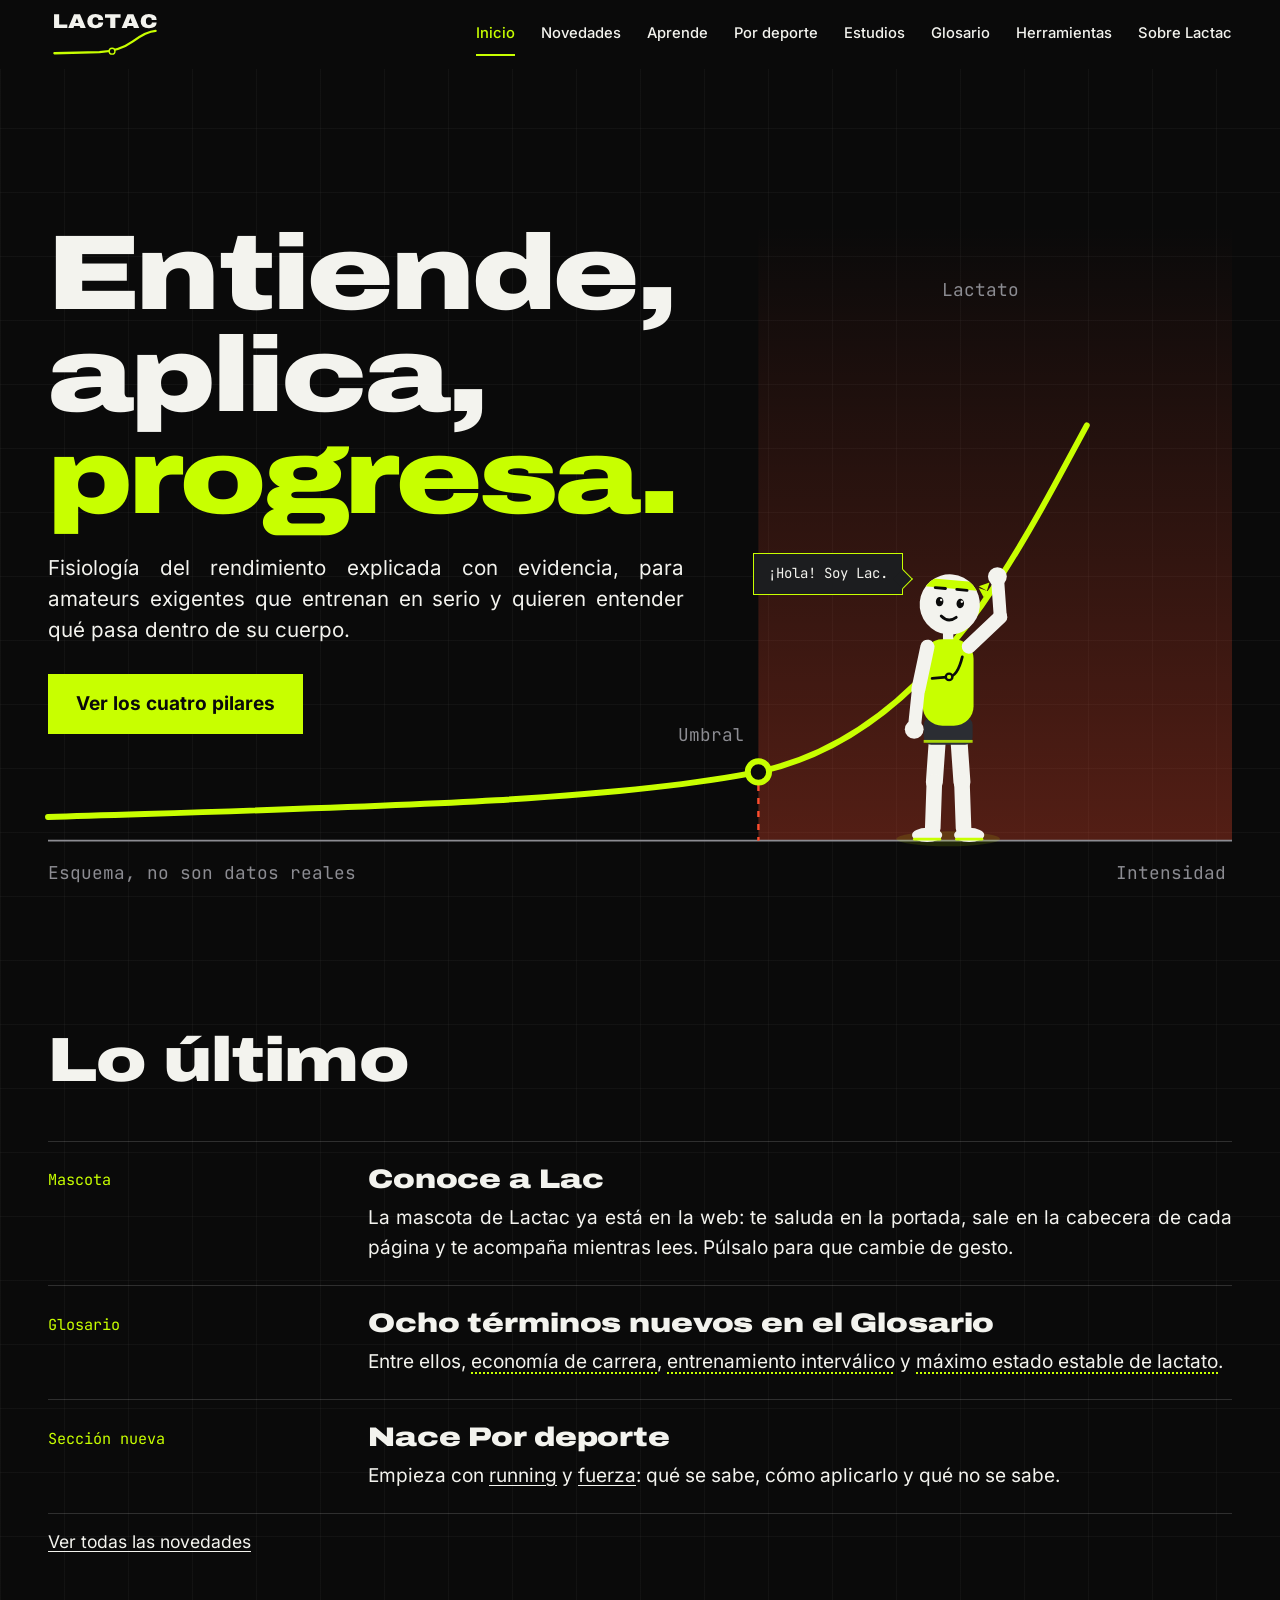
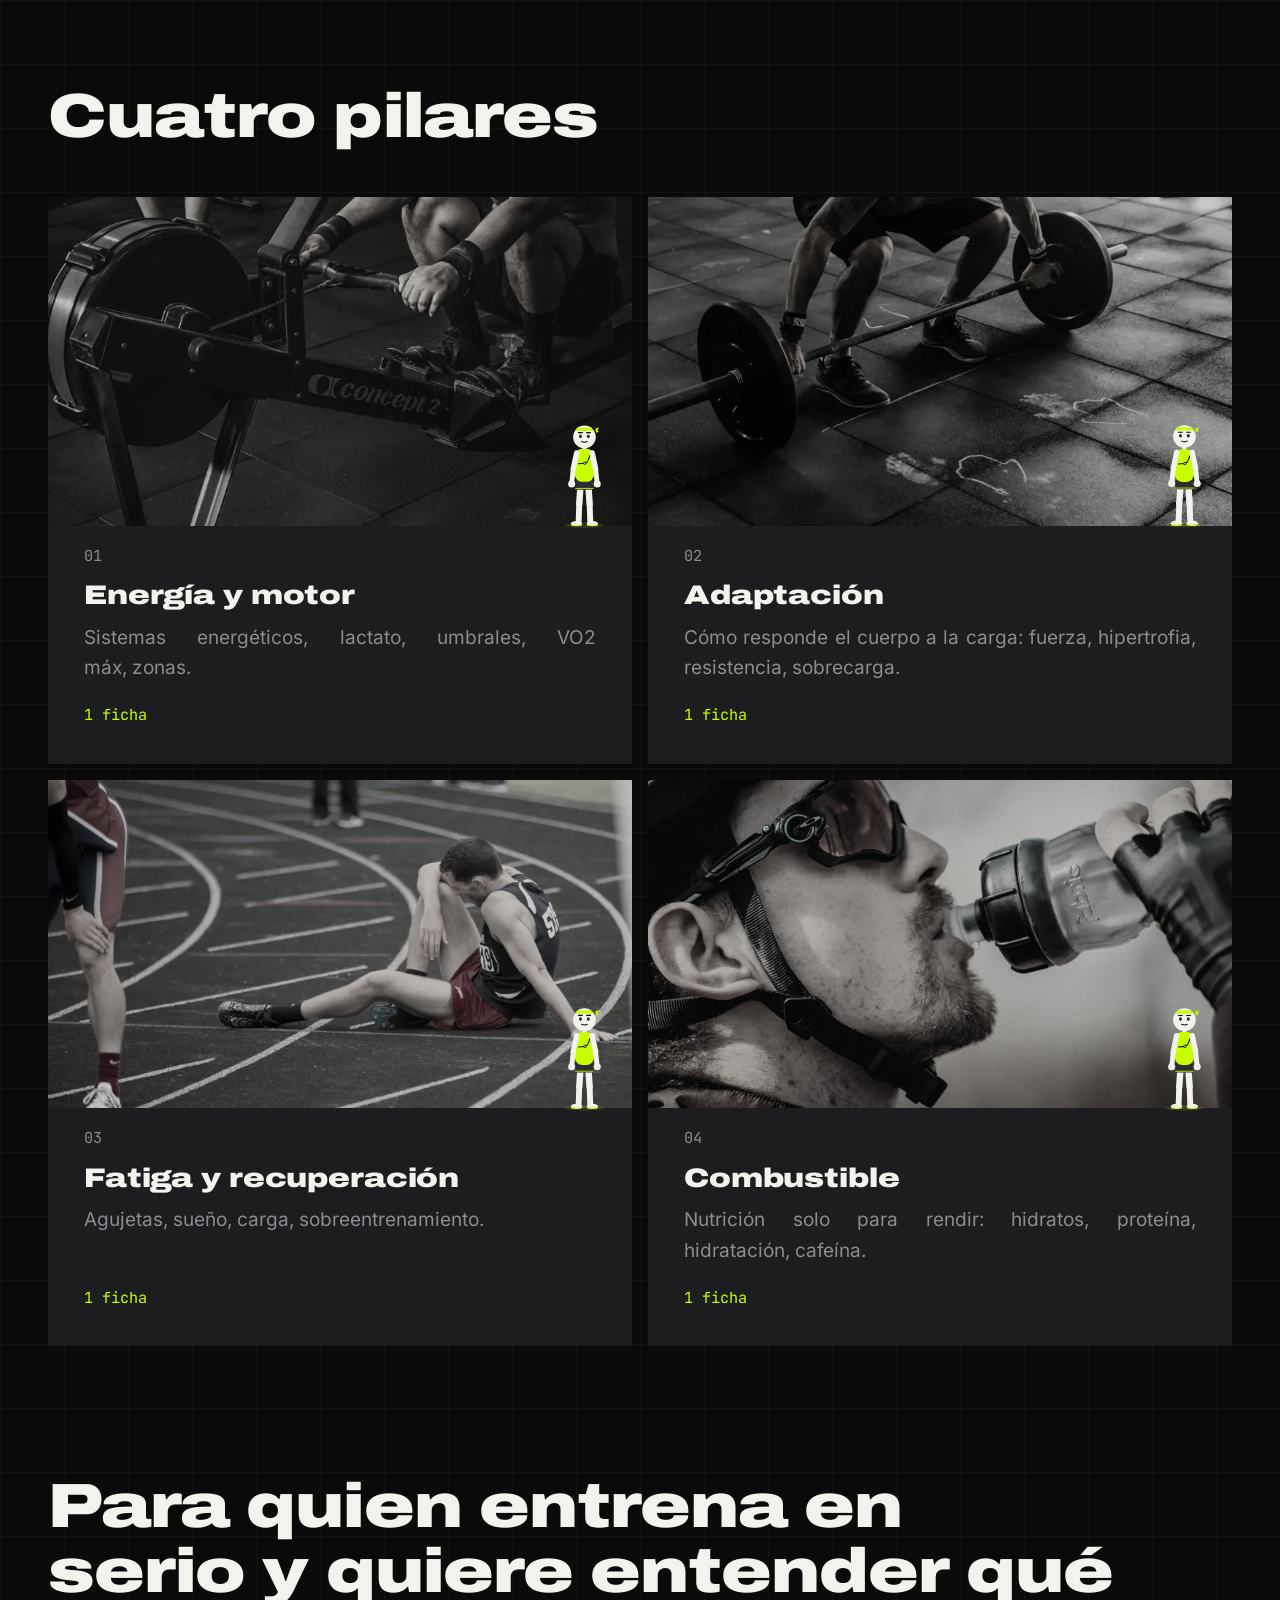
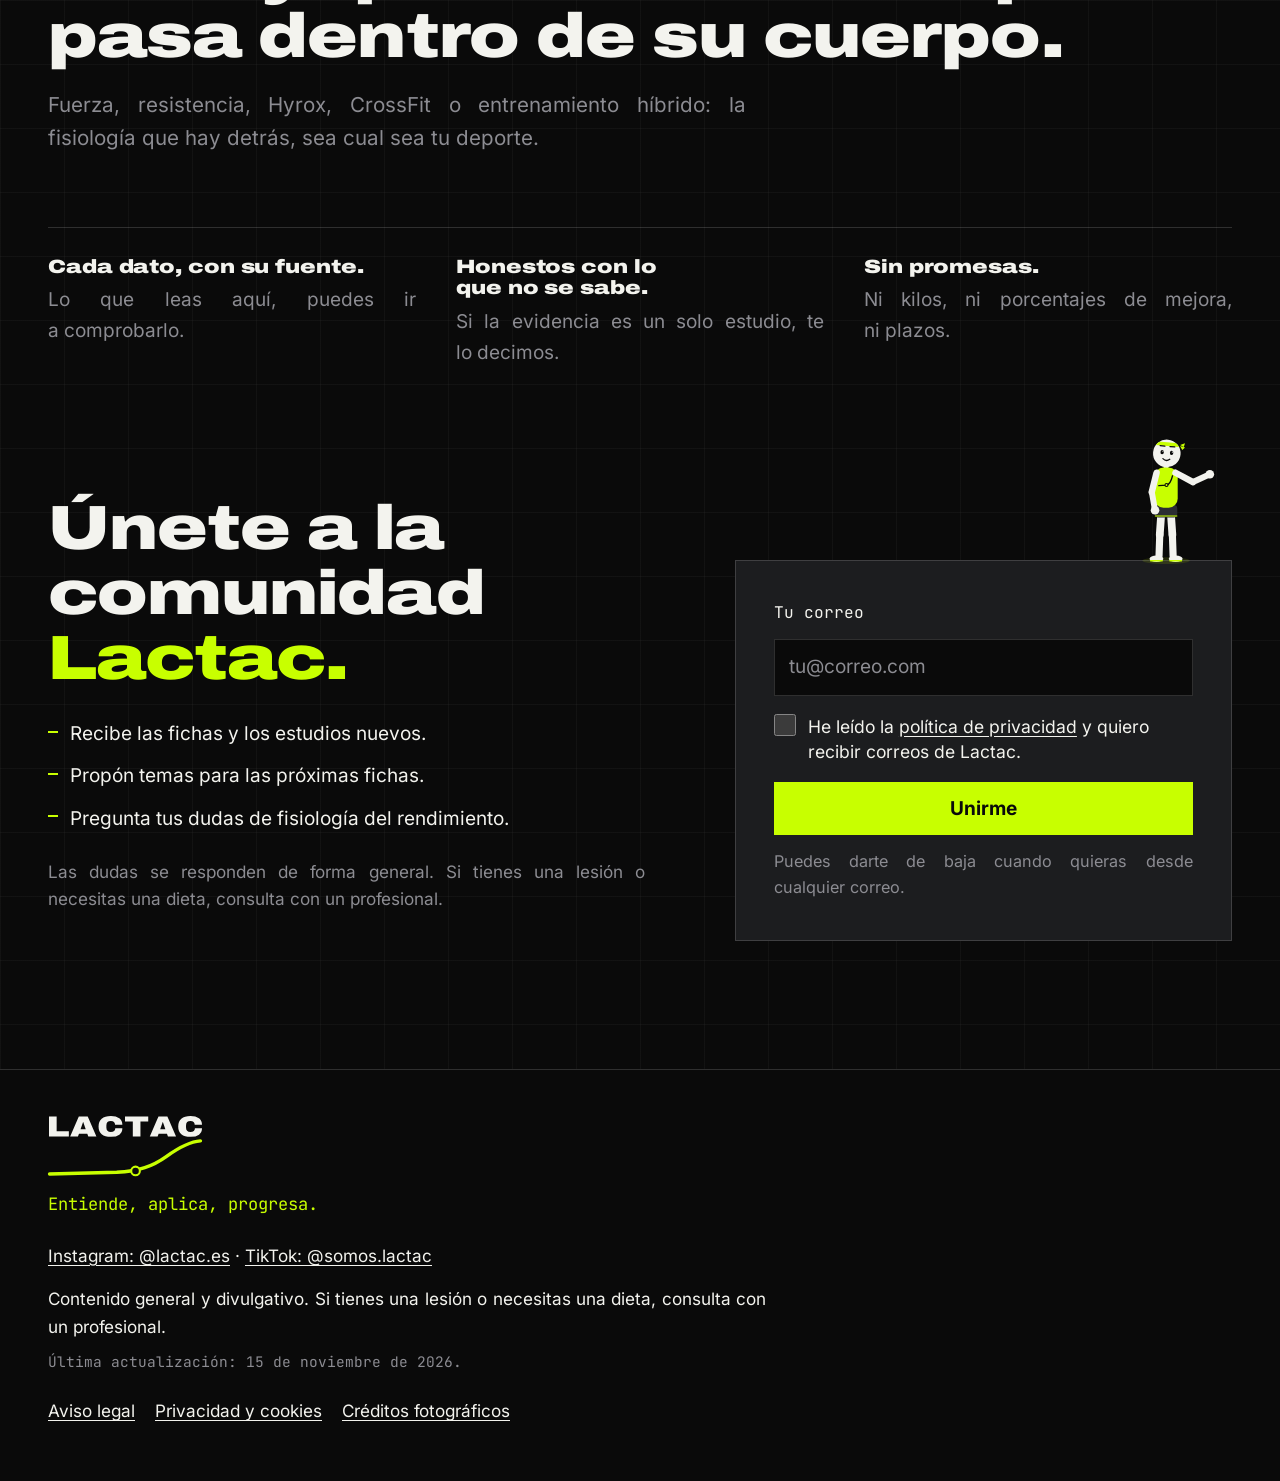
<file: index.html>
<!doctype html>
<html lang="es">
<head>
  <meta charset="utf-8">
  <meta name="viewport" content="width=device-width, initial-scale=1">
  <title>Lactac: entiende, aplica, progresa</title>
  <meta name="description" content="Fisiología del rendimiento explicada con evidencia, para amateurs exigentes que entrenan en serio y quieren entender qué pasa dentro de su cuerpo.">
  <meta name="theme-color" content="#0A0A0A">
  <meta name="google-site-verification" content="8Z2kCoViaQaZimthYdNIzVZEVKFtoQlKiyJhFaFFDhQ">
  <meta name="google-site-verification" content="sk6XTcmSaNRQIHks1wBXSoWJtYVXihkpd6-_XjqTsJY">
  <link rel="icon" href="assets/logo/lactac-favicon.svg" type="image/svg+xml">
  <link rel="apple-touch-icon" href="assets/logo/lactac-favicon.png">
  <link rel="preload" as="font" type="font/woff2" href="assets/fonts/archivo-900-wdth125-latin.woff2" crossorigin>
  <link rel="stylesheet" href="styles.css?v=20261112b">
  <script>
    document.documentElement.classList.add("js");
    setTimeout(function () {
      if (!(window.__BRAND__ && window.__BRAND__.booted)) document.documentElement.classList.remove("js");
    }, 4000);
  </script>
  <script defer src="lib/gsap.min.js?v=20261105"></script>
  <script defer src="lib/ScrollTrigger.min.js?v=20261105"></script>
  <script defer src="lib/manifest.js?v=20261107"></script>
  <script defer src="main.js?v=20261107i"></script>
  <script defer src="lac.js?v=20261112b"></script>
</head>
<body>
  <a class="skip-link" href="#contenido">Saltar al contenido</a>

  <header class="nav" data-nav>
    <a class="brand" href="index.html" aria-label="Lactac, ir al inicio">
      <img src="assets/logo/lactac-logo-transparente-para-fondo-oscuro.svg" width="5801" height="2433" alt="">
    </a>
    <button class="nav-toggle" type="button" aria-expanded="false" aria-controls="menu" data-menu-toggle>Menú</button>
    <nav class="nav-links" id="menu" aria-label="Principal">
      <a href="index.html" aria-current="page">Inicio</a>
      <a href="novedades.html">Novedades</a>
      <a href="aprende.html">Aprende</a>
      <a href="por-deporte.html">Por deporte</a>
      <a href="estudios.html">Estudios</a>
      <a href="glosario.html">Glosario</a>
      <a href="herramientas.html">Herramientas</a>
      <a href="sobre.html">Sobre Lactac</a>
    </nav>
  </header>

  <main id="contenido">
    <section class="hero" id="inicio">
      <div class="hero-text">
        <h1 class="hero-title">
          <span>Entiende,</span>
          <span>aplica,</span>
          <span class="accent">progresa.</span>
        </h1>
        <p class="hero-sub">Fisiología del rendimiento explicada con evidencia, para amateurs exigentes que entrenan en serio y quieren entender qué pasa dentro de su cuerpo.</p>
        <a class="btn" href="aprende.html">Ver los cuatro pilares</a>
      </div>
      <svg class="chart chart-hero" data-chart="load" viewBox="0 0 1000 560" preserveAspectRatio="xMaxYMax meet" role="img" aria-label="Esquema de una curva de lactato: plana al principio y, a partir del umbral, se dispara al subir la intensidad.">
        <defs>
          <linearGradient id="zona-roja" x1="0" y1="0" x2="0" y2="1">
            <stop offset="0" stop-color="#FF4D2E" stop-opacity="0"/>
            <stop offset="1" stop-color="#FF4D2E" stop-opacity=".3"/>
          </linearGradient>
        </defs>
        <rect class="after" fill="url(#zona-roja)" x="600" y="0" width="400" height="520"/>
        <line class="axis" x1="0" y1="520" x2="1000" y2="520"/>
        <line class="after zone-line" x1="600" y1="462" x2="600" y2="520"/>
        <path class="draw curve" pathLength="1" d="M0 500 C 250 492, 470 488, 600 462 C 720 436, 790 330, 850 220 S 930 60, 990 40"/>
        <circle class="after dot" cx="600" cy="462" r="9"/>
        <text class="after" x="588" y="436" text-anchor="end">Umbral</text>
        <text x="820" y="60" text-anchor="end">Lactato</text>
        <text x="995" y="552" text-anchor="end">Intensidad</text>
        <text x="0" y="552">Esquema, no son datos reales</text>
      </svg>
      <button class="lac lac-hero" type="button" data-lac="normal" data-lac-on="chart:760,520" data-lac-delay="1300" data-lac-hello="¡Hola! Soy Lac."
        data-lac-cycle="senala,corre,piensa,pulgar,curl,celebra"
        data-lac-says="Esta es la curva de lactato.|Pasado el umbral, se dispara.|Aquí cada dato lleva su fuente.|Si no se sabe, te lo digo.|Entiende, aplica…|¡…y progresa!"
        aria-label="Lac, la mascota de Lactac. Púlsalo para que hable."></button>
    </section>

    <section class="latest wrap">
      <h2>Lo último</h2>
      <!-- Las tres primeras novedades de novedades.html -->
      <ul class="news-list">
        <li class="news-item">
          <p class="news-tag">Mascota</p>
          <div class="news-body">
            <h3><a href="index.html">Conoce a Lac</a></h3>
            <p>La mascota de Lactac ya está en la web: te saluda en la portada, sale en la cabecera de cada página y te acompaña mientras lees. Púlsalo para que cambie de gesto.</p>
          </div>
        </li>
        <li class="news-item">
          <p class="news-tag">Glosario</p>
          <div class="news-body">
            <h3><a href="glosario.html">Ocho términos nuevos en el Glosario</a></h3>
            <p>Entre ellos, <a href="glosario.html#economia-de-carrera">economía de carrera</a>, <a href="glosario.html#entrenamiento-intervalico">entrenamiento interválico</a> y <a href="glosario.html#maximo-estado-estable">máximo estado estable de lactato</a>.</p>
          </div>
        </li>
        <li class="news-item">
          <p class="news-tag">Sección nueva</p>
          <div class="news-body">
            <h3><a href="por-deporte.html">Nace Por deporte</a></h3>
            <p>Empieza con <a href="por-deporte.html#running">running</a> y <a href="por-deporte.html#fuerza">fuerza</a>: qué se sabe, cómo aplicarlo y qué no se sabe.</p>
          </div>
        </li>
      </ul>
      <p class="latest-more"><a href="novedades.html">Ver todas las novedades</a></p>
    </section>

    <section class="pillars-home wrap">
      <h2>Cuatro pilares</h2>
      <div class="pillar-cards">
        <a class="pillar-card" href="aprende.html#energia">
          <span class="lac lac-card" data-lac="normal" data-lac-on="img" data-lac-hover="corre" aria-hidden="true"></span>
          <img class="pillar-photo" src="assets/photos/energia-800.webp" srcset="assets/photos/energia-800.webp 800w, assets/photos/energia-1600.webp 1600w" sizes="(min-width: 720px) 50vw, 100vw" width="800" height="450" alt="" loading="lazy" decoding="async">
          <span class="pillar-num">01</span>
          <h3>Energía y motor</h3>
          <p>Sistemas energéticos, lactato, umbrales, VO2 máx, zonas.</p>
          <span class="pillar-count">1 ficha</span>
        </a>
        <a class="pillar-card" href="aprende.html#adaptacion">
          <span class="lac lac-card" data-lac="normal" data-lac-on="img" data-lac-hover="curl" aria-hidden="true"></span>
          <img class="pillar-photo" src="assets/photos/adaptacion-800.webp" srcset="assets/photos/adaptacion-800.webp 800w, assets/photos/adaptacion-1600.webp 1600w" sizes="(min-width: 720px) 50vw, 100vw" width="800" height="450" alt="" loading="lazy" decoding="async">
          <span class="pillar-num">02</span>
          <h3>Adaptación</h3>
          <p>Cómo responde el cuerpo a la carga: fuerza, hipertrofia, resistencia, sobrecarga.</p>
          <span class="pillar-count">1 ficha</span>
        </a>
        <a class="pillar-card" href="aprende.html#fatiga">
          <span class="lac lac-card" data-lac="normal" data-lac-on="img" data-lac-hover="bosteza" aria-hidden="true"></span>
          <img class="pillar-photo" src="assets/photos/fatiga-800.webp" srcset="assets/photos/fatiga-800.webp 800w, assets/photos/fatiga-1600.webp 1600w" sizes="(min-width: 720px) 50vw, 100vw" width="800" height="450" alt="" loading="lazy" decoding="async">
          <span class="pillar-num">03</span>
          <h3>Fatiga y recuperación</h3>
          <p>Agujetas, sueño, carga, sobreentrenamiento.</p>
          <span class="pillar-count">1 ficha</span>
        </a>
        <a class="pillar-card" href="aprende.html#combustible">
          <span class="lac lac-card" data-lac="normal" data-lac-on="img" data-lac-hover="taza" aria-hidden="true"></span>
          <img class="pillar-photo" src="assets/photos/combustible-800.webp" srcset="assets/photos/combustible-800.webp 800w, assets/photos/combustible-1600.webp 1600w" sizes="(min-width: 720px) 50vw, 100vw" width="800" height="450" alt="" loading="lazy" decoding="async">
          <span class="pillar-num">04</span>
          <h3>Combustible</h3>
          <p>Nutrición solo para rendir: hidratos, proteína, hidratación, cafeína.</p>
          <span class="pillar-count">1 ficha</span>
        </a>
      </div>
    </section>

    <section class="idea wrap">
      <h2>Para quien entrena en serio y quiere entender qué pasa dentro de su cuerpo.</h2>
      <p class="idea-sub">Fuerza, resistencia, Hyrox, CrossFit o entrenamiento híbrido: la fisiología que hay detrás, sea cual sea tu deporte.</p>
      <div class="rules">
        <div>
          <h3>Cada dato, con su fuente.</h3>
          <p>Lo que leas aquí, puedes ir a comprobarlo.</p>
        </div>
        <div>
          <h3>Honestos con lo que no se sabe.</h3>
          <p>Si la evidencia es un solo estudio, te lo decimos.</p>
        </div>
        <div>
          <h3>Sin promesas.</h3>
          <p>Ni kilos, ni porcentajes de mejora, ni plazos.</p>
        </div>
      </div>
    </section>

    <section class="join wrap" id="comunidad">
      <div class="join-text">
        <h2>Únete a la comunidad <span class="accent">Lactac.</span></h2>
        <ul class="join-list">
          <li>Recibe las fichas y los estudios nuevos.</li>
          <li>Propón temas para las próximas fichas.</li>
          <li>Pregunta tus dudas de fisiología del rendimiento.</li>
        </ul>
        <p class="join-note">Las dudas se responden de forma general. Si tienes una lesión o necesitas una dieta, consulta con un profesional.</p>
      </div>
      <!-- Formulario «Comunidad Lactac» de Brevo, con el diseño de la web. -->
      <form class="join-form" method="post" action="https://de83f04d.sibforms.com/serve/[base64]">
        <button class="lac lac-join" type="button" data-lac="presenta" data-lac-on="top" data-lac-cycle="pulgar,celebra,presenta" aria-label="Lac, la mascota de Lactac"></button>
        <label for="join-email">Tu correo</label>
        <input id="join-email" name="EMAIL" type="email" autocomplete="email" placeholder="tu@correo.com" required>
        <label class="join-consent">
          <input type="checkbox" required>
          <span>He leído la <a href="privacidad.html">política de privacidad</a> y quiero recibir correos de Lactac.</span>
        </label>
        <input class="join-check" type="text" name="email_address_check" value="" tabindex="-1" autocomplete="off" aria-hidden="true">
        <input type="hidden" name="locale" value="es">
        <input type="hidden" name="html_type" value="simple">
        <button class="btn" type="submit">Unirme</button>
        <p class="join-small">Puedes darte de baja cuando quieras desde cualquier correo.</p>
      </form>
    </section>
  </main>

  <footer class="footer">
    <div class="wrap footer-inner">
      <img class="footer-logo" src="assets/logo/lactac-logo-transparente-para-fondo-oscuro.svg" width="5801" height="2433" alt="Lactac" loading="lazy">
      <p class="footer-tagline">Entiende, aplica, progresa.</p>
      <p class="footer-ig"><a href="https://www.instagram.com/lactac.es/">Instagram: @lactac.es</a> · <a href="https://www.tiktok.com/@somos.lactac">TikTok: @somos.lactac</a></p>
      <p>Contenido general y divulgativo. Si tienes una lesión o necesitas una dieta, consulta con un profesional.</p>
      <p class="footer-updated">Última actualización: 15 de noviembre de 2026.</p>
      <p class="footer-credits">
        <a href="aviso-legal.html">Aviso legal</a>
        <a href="privacidad.html">Privacidad y cookies</a>
        <a href="creditos.html">Créditos fotográficos</a>
      </p>
    </div>
  </footer>
</body>
</html>
</file>
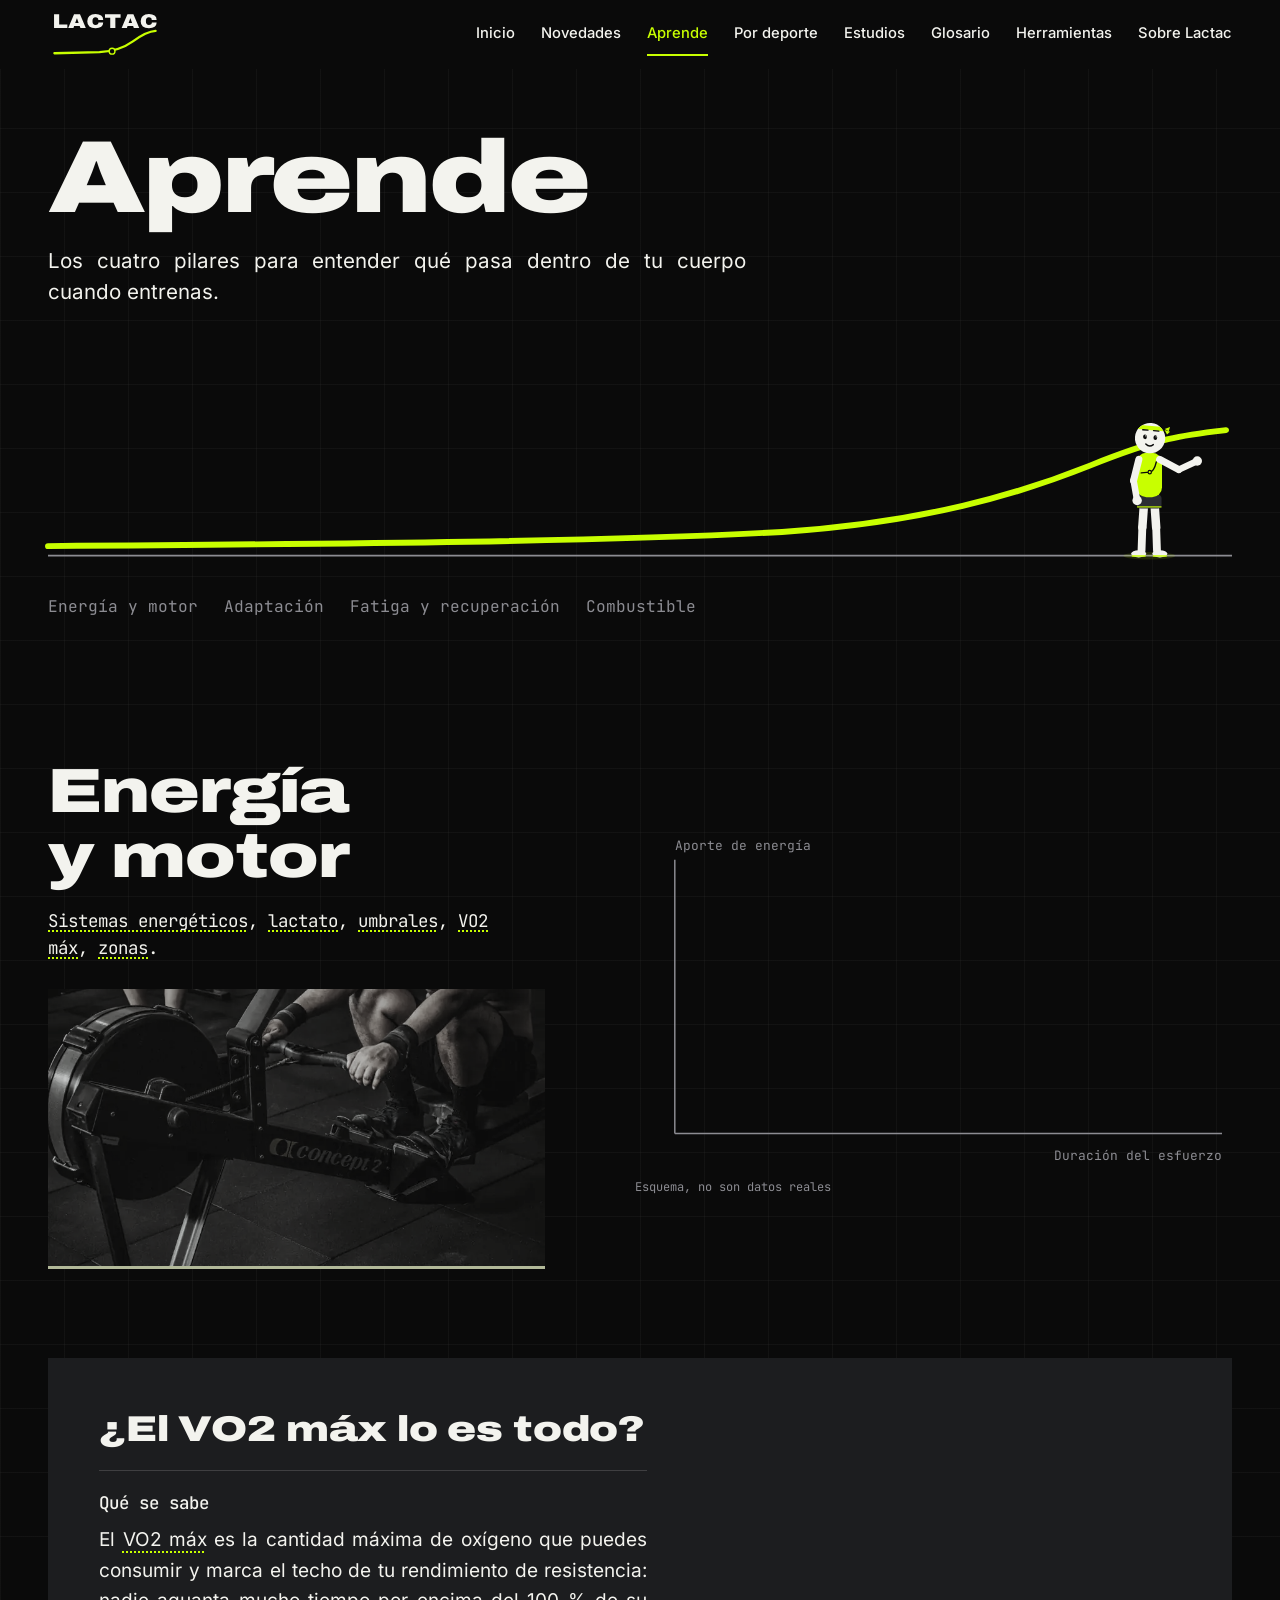
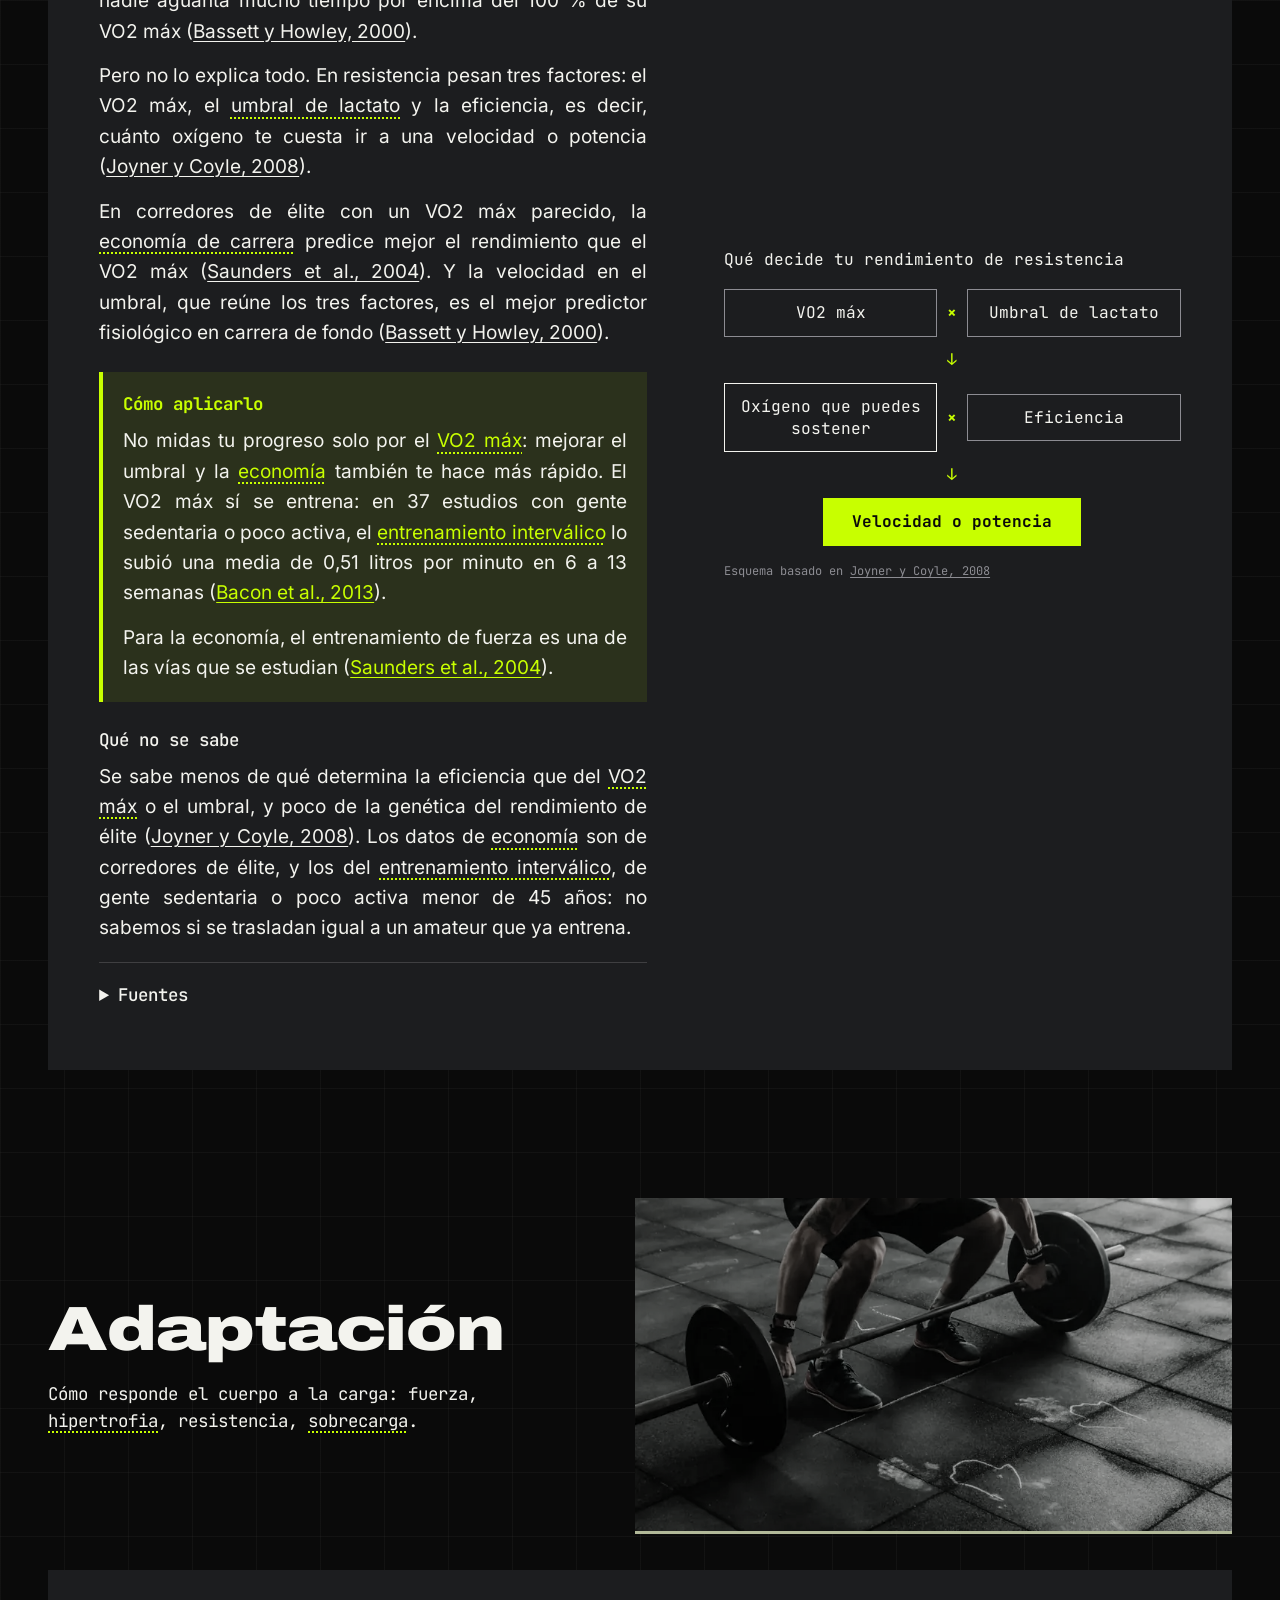
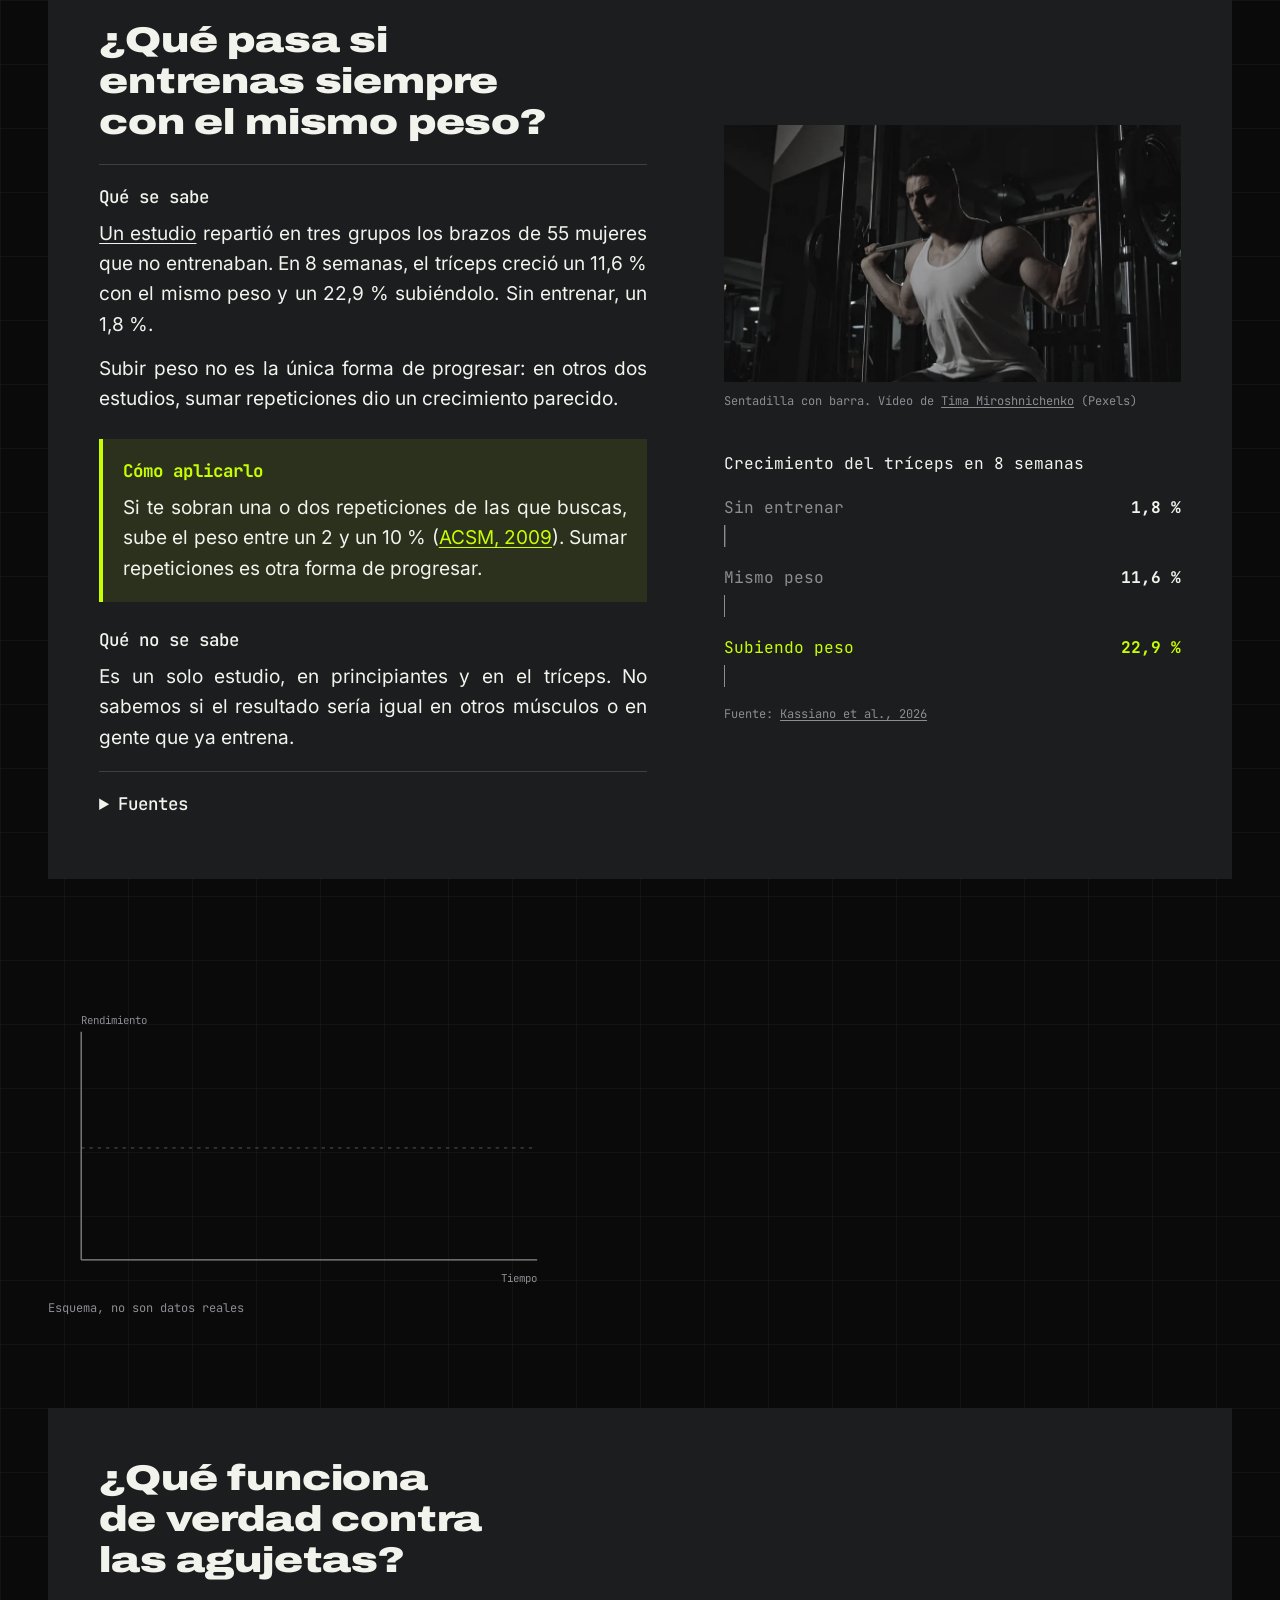
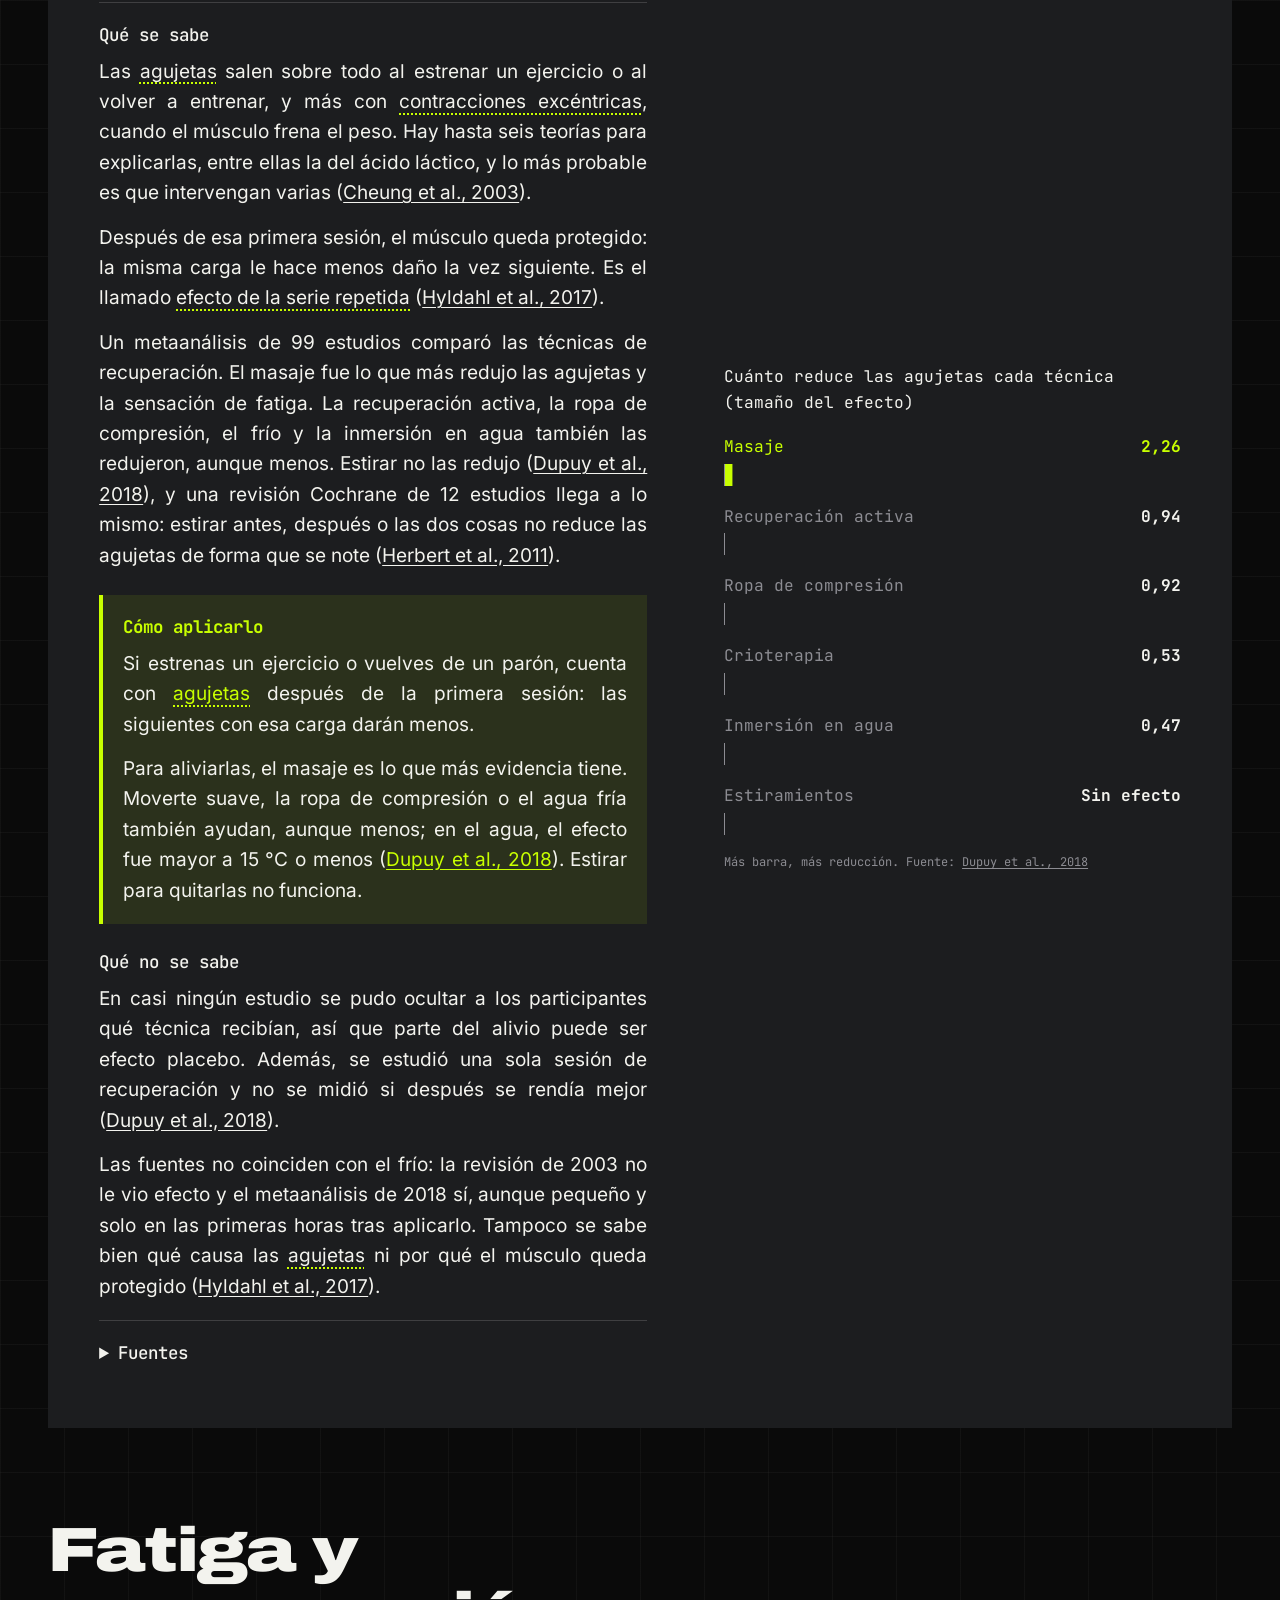
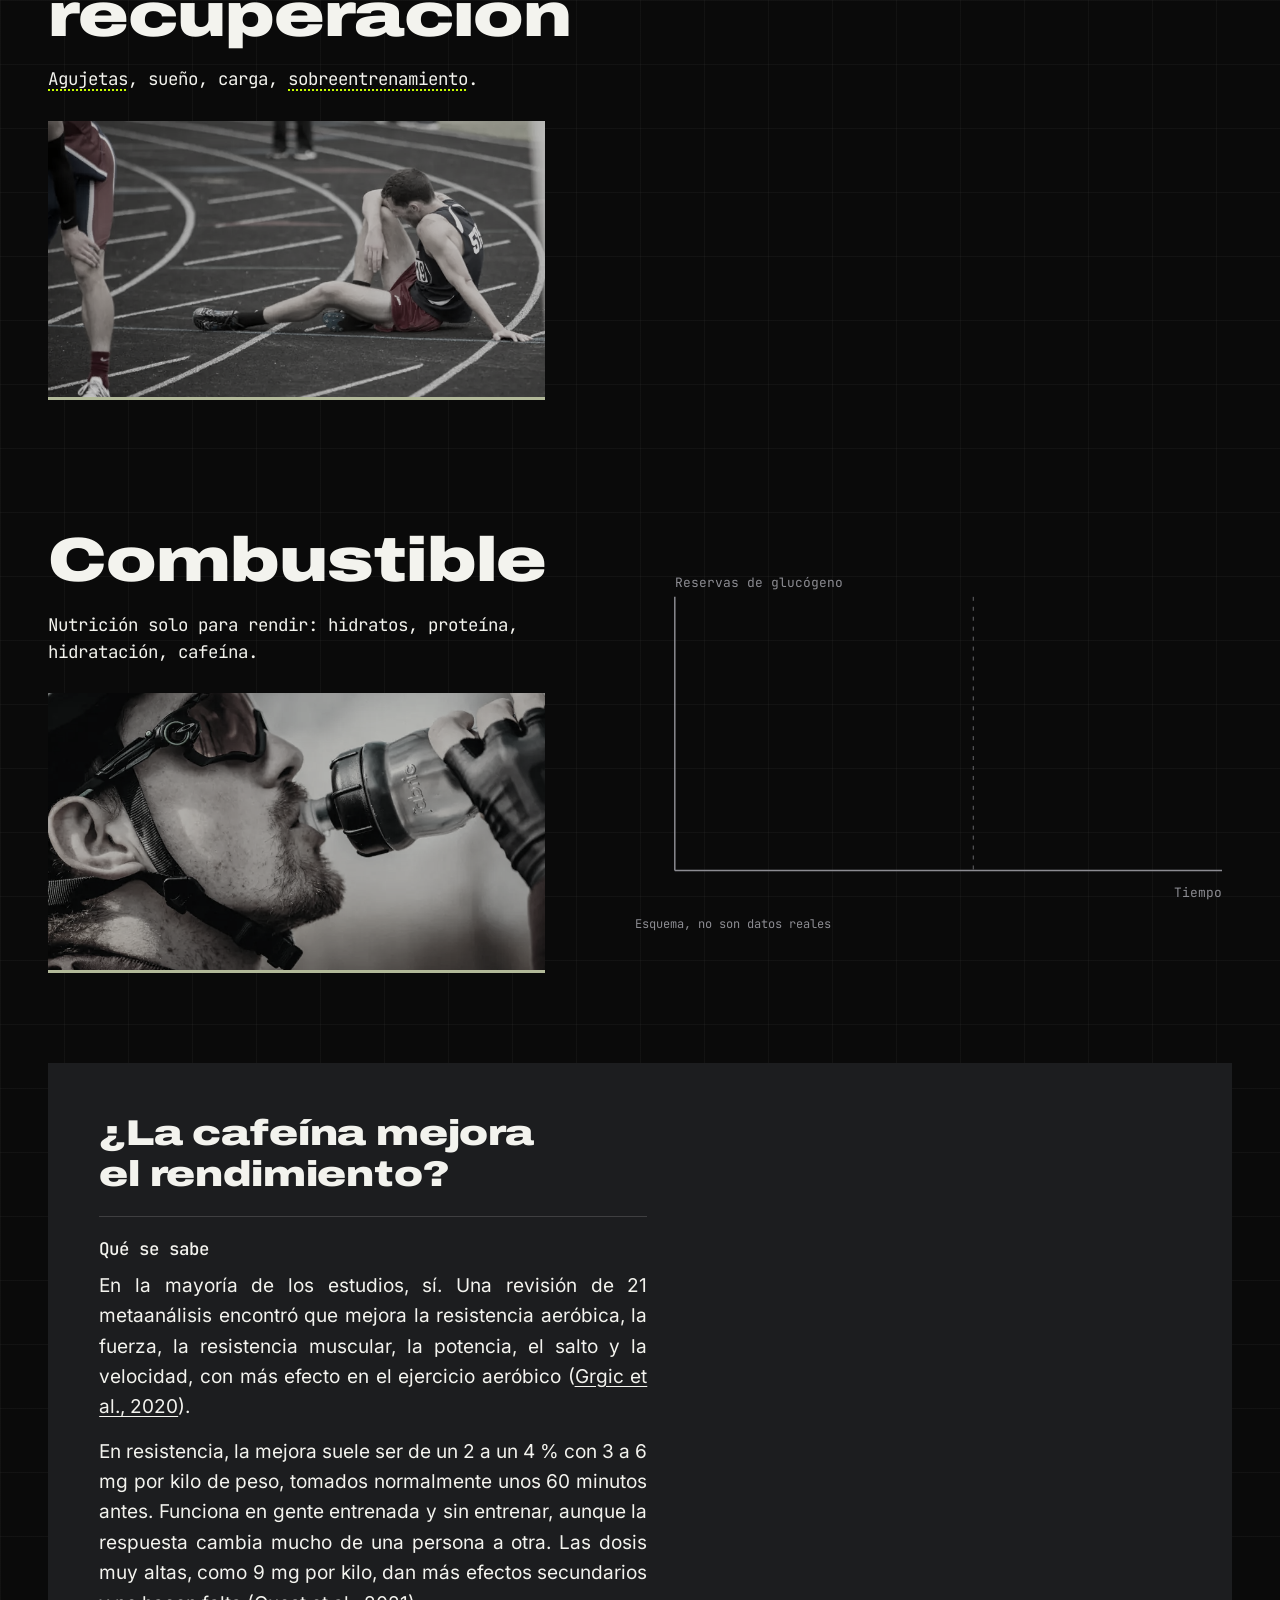
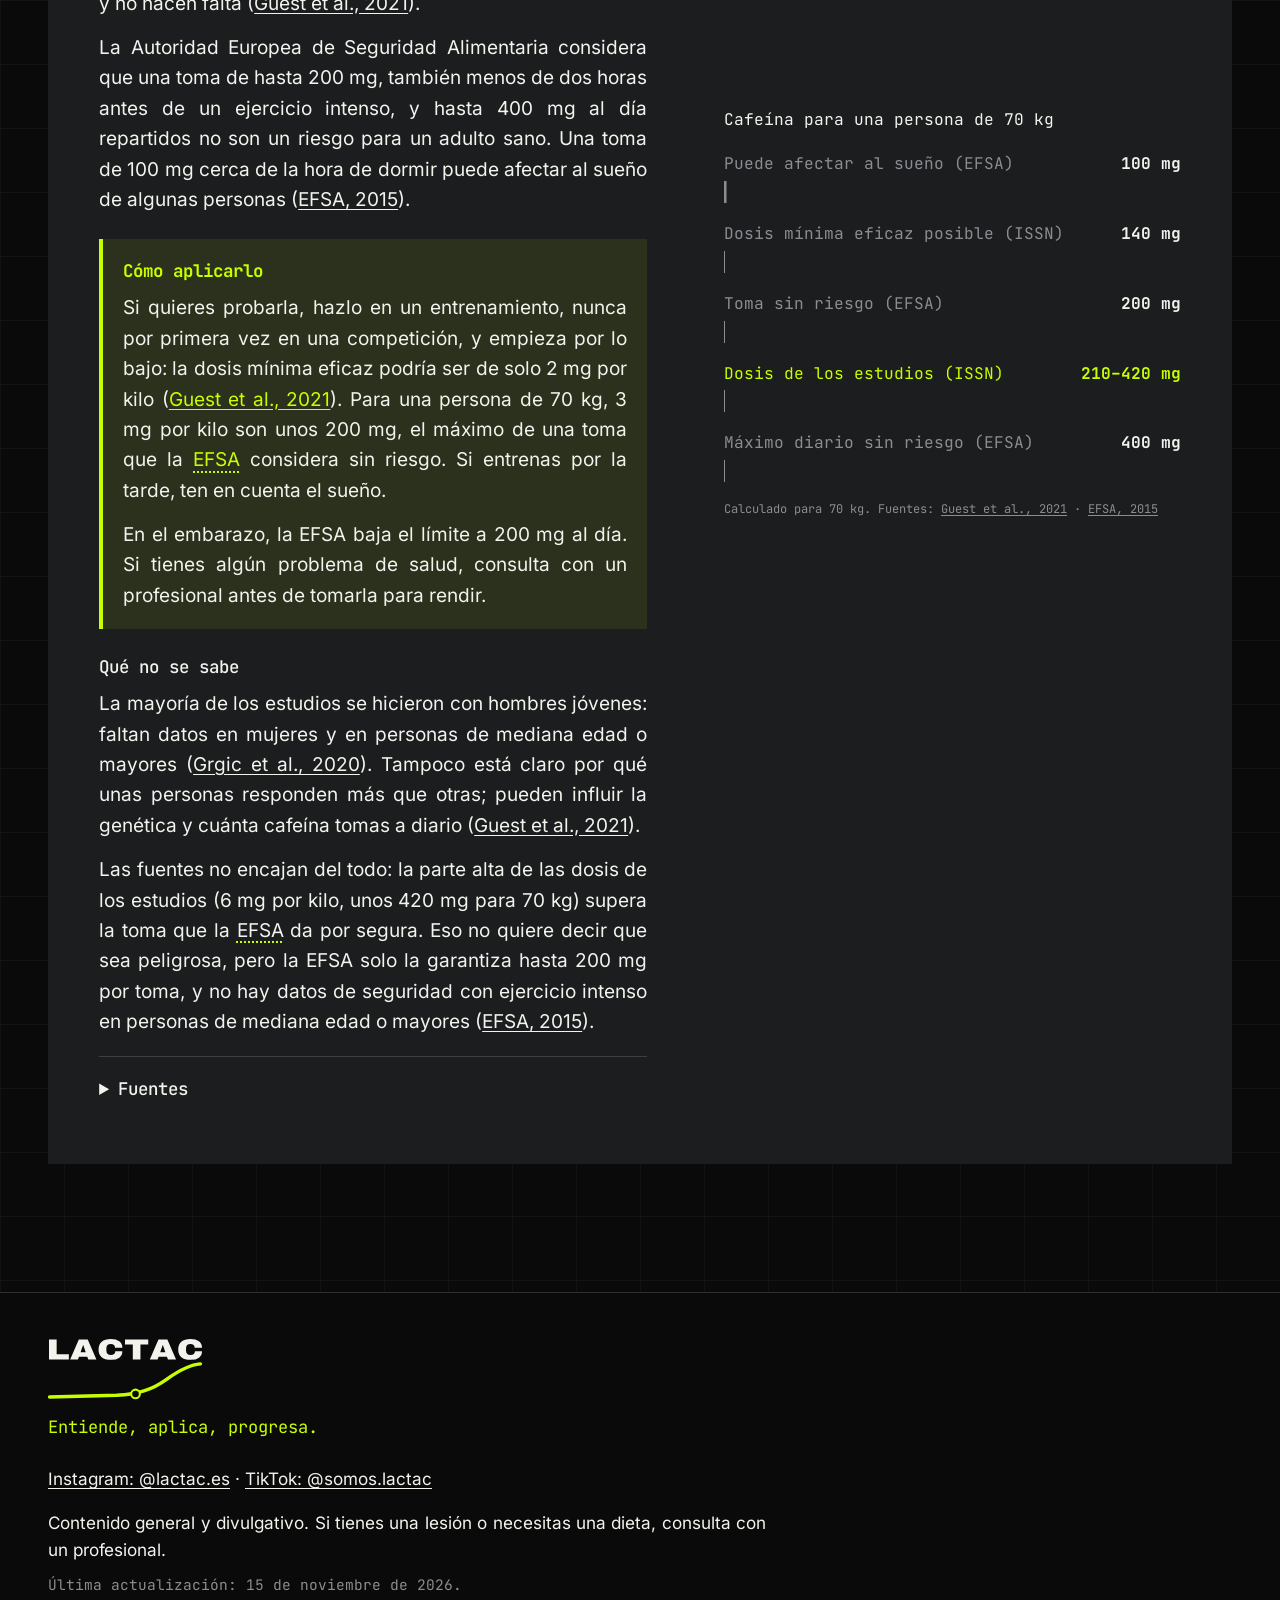
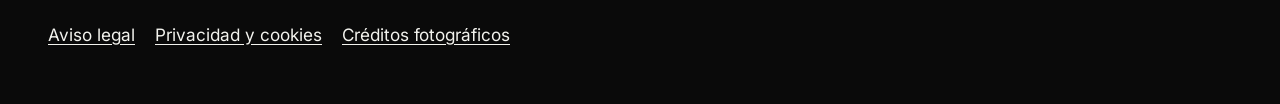
<file: aprende.html>
<!doctype html>
<html lang="es">
<head>
  <meta charset="utf-8">
  <meta name="viewport" content="width=device-width, initial-scale=1">
  <title>Aprende: Lactac</title>
  <meta name="description" content="Los cuatro pilares de Lactac: energía y motor, adaptación, fatiga y recuperación, y combustible.">
  <meta name="theme-color" content="#0A0A0A">
  <link rel="icon" href="assets/logo/lactac-favicon.svg" type="image/svg+xml">
  <link rel="apple-touch-icon" href="assets/logo/lactac-favicon.png">
  <link rel="preload" as="font" type="font/woff2" href="assets/fonts/archivo-900-wdth125-latin.woff2" crossorigin>
  <link rel="stylesheet" href="styles.css?v=20261112b">
  <script>
    document.documentElement.classList.add("js");
    setTimeout(function () {
      if (!(window.__BRAND__ && window.__BRAND__.booted)) document.documentElement.classList.remove("js");
    }, 4000);
  </script>
  <script defer src="lib/gsap.min.js?v=20261105"></script>
  <script defer src="lib/ScrollTrigger.min.js?v=20261105"></script>
  <script defer src="lib/manifest.js?v=20261107"></script>
  <script defer src="main.js?v=20261107i"></script>
  <script defer src="lac.js?v=20261112b"></script>
</head>
<body>
  <a class="skip-link" href="#contenido">Saltar al contenido</a>

  <header class="nav" data-nav>
    <a class="brand" href="index.html" aria-label="Lactac, ir al inicio">
      <img src="assets/logo/lactac-logo-transparente-para-fondo-oscuro.svg" width="5801" height="2433" alt="">
    </a>
    <button class="nav-toggle" type="button" aria-expanded="false" aria-controls="menu" data-menu-toggle>Menú</button>
    <nav class="nav-links" id="menu" aria-label="Principal">
      <a href="index.html">Inicio</a>
      <a href="novedades.html">Novedades</a>
      <a href="aprende.html" aria-current="page">Aprende</a>
      <a href="por-deporte.html">Por deporte</a>
      <a href="estudios.html">Estudios</a>
      <a href="glosario.html">Glosario</a>
      <a href="herramientas.html">Herramientas</a>
      <a href="sobre.html">Sobre Lactac</a>
    </nav>
  </header>

  <main id="contenido">
    <section class="page-head wrap">
      <h1 class="page-title">Aprende</h1>
      <p class="page-intro">Los cuatro pilares para entender qué pasa dentro de tu cuerpo cuando entrenas.</p>
      <svg class="chart page-curve" data-chart="load" viewBox="0 0 1000 120" aria-hidden="true" focusable="false">
        <line class="axis" x1="0" y1="112" x2="1000" y2="112"/>
        <path class="draw curve" pathLength="1" d="M0 104 C 260 102, 480 100, 620 92 C 740 84, 820 60, 880 36 S 960 10, 995 6"/>
      </svg>
      <button class="lac lac-page" type="button" data-lac="presenta" data-lac-on="chart:930,112" data-lac-cycle="saluda,pulgar,celebra,piensa,corre,curl,presenta" aria-label="Lac, la mascota de Lactac. Púlsalo para que cambie de gesto."></button>
    </section>

    <nav class="subnav wrap" aria-label="Pilares">
      <a href="#energia">Energía y motor</a>
      <a href="#adaptacion">Adaptación</a>
      <a href="#fatiga">Fatiga y recuperación</a>
      <a href="#combustible">Combustible</a>
    </nav>

    <section class="pillar wrap" id="energia">
      <div class="pillar-text">
        <h2>Energía y motor</h2>
        <p class="covers"><a href="glosario.html#sistemas-energeticos">Sistemas energéticos</a>, <a href="glosario.html#lactato">lactato</a>, <a href="glosario.html#umbral-de-lactato">umbrales</a>, <a href="glosario.html#vo2-max">VO2 máx</a>, <a href="glosario.html#zonas-de-entrenamiento">zonas</a>.</p>
        <img class="pillar-photo" src="assets/photos/energia-800.webp" srcset="assets/photos/energia-800.webp 800w, assets/photos/energia-1600.webp 1600w" sizes="(min-width: 960px) 40vw, 100vw" width="800" height="450" alt="Remo en ergómetro durante un esfuerzo intenso." loading="lazy" decoding="async">
      </div>
      <figure class="plate">
        <svg class="chart" data-chart="scroll" viewBox="0 0 600 340" role="img" aria-label="Esquema de cómo cambia el aporte de cada sistema energético según dura el esfuerzo: fosfágenos primero, luego glucolítico y, en esfuerzos largos, oxidativo.">
          <line class="axis" x1="40" y1="30" x2="40" y2="305"/>
          <line class="axis" x1="40" y1="305" x2="590" y2="305"/>
          <path class="draw curve-soft" pathLength="1" d="M40 60 C 90 70, 110 250, 200 285 S 400 298, 570 298"/>
          <path class="draw curve-mid" pathLength="1" d="M40 285 C 90 120, 150 110, 210 130 S 350 270, 570 288"/>
          <path class="draw curve" pathLength="1" d="M40 295 C 180 280, 280 170, 360 120 S 500 70, 570 65"/>
          <text class="after" x="80" y="58">Fosfágenos</text>
          <text class="after" x="215" y="112">Glucolítico</text>
          <text class="after label-accent" x="570" y="46" text-anchor="end">Oxidativo</text>
          <text x="40" y="20">Aporte de energía</text>
          <text x="590" y="332" text-anchor="end">Duración del esfuerzo</text>
        </svg>
        <figcaption>Esquema, no son datos reales</figcaption>
      </figure>
      <article class="ficha" id="vo2-max-todo">
        <div class="ficha-text">
          <h3>¿El VO2 máx lo es todo?</h3>
          <section class="ficha-block">
            <h4>Qué se sabe</h4>
            <p>El <a href="glosario.html#vo2-max">VO2 máx</a> es la cantidad máxima de oxígeno que puedes consumir y marca el techo de tu rendimiento de resistencia: nadie aguanta mucho tiempo por encima del 100 % de su VO2 máx (<a href="https://pubmed.ncbi.nlm.nih.gov/10647532/">Bassett y Howley, 2000</a>).</p>
            <p>Pero no lo explica todo. En resistencia pesan tres factores: el VO2 máx, el <a href="glosario.html#umbral-de-lactato">umbral de lactato</a> y la eficiencia, es decir, cuánto oxígeno te cuesta ir a una velocidad o potencia (<a href="https://pubmed.ncbi.nlm.nih.gov/17901124/">Joyner y Coyle, 2008</a>).</p>
            <p>En corredores de élite con un VO2 máx parecido, la <a href="glosario.html#economia-de-carrera">economía de carrera</a> predice mejor el rendimiento que el VO2 máx (<a href="https://pubmed.ncbi.nlm.nih.gov/15233599/">Saunders et al., 2004</a>). Y la velocidad en el umbral, que reúne los tres factores, es el mejor predictor fisiológico en carrera de fondo (<a href="https://pubmed.ncbi.nlm.nih.gov/10647532/">Bassett y Howley, 2000</a>).</p>
          </section>
          <section class="ficha-block ficha-apply" id="vo2-max-todo-aplicar">
            <h4>Cómo aplicarlo</h4>
            <p>No midas tu progreso solo por el <a href="glosario.html#vo2-max">VO2 máx</a>: mejorar el umbral y la <a href="glosario.html#economia-de-carrera">economía</a> también te hace más rápido. El VO2 máx sí se entrena: en 37 estudios con gente sedentaria o poco activa, el <a href="glosario.html#entrenamiento-intervalico">entrenamiento interválico</a> lo subió una media de 0,51 litros por minuto en 6 a 13 semanas (<a href="https://pubmed.ncbi.nlm.nih.gov/24066036/">Bacon et al., 2013</a>).</p>
            <p>Para la economía, el entrenamiento de fuerza es una de las vías que se estudian (<a href="https://pubmed.ncbi.nlm.nih.gov/15233599/">Saunders et al., 2004</a>).</p>
          </section>
          <section class="ficha-block">
            <h4>Qué no se sabe</h4>
            <p>Se sabe menos de qué determina la eficiencia que del <a href="glosario.html#vo2-max">VO2 máx</a> o el umbral, y poco de la genética del rendimiento de élite (<a href="https://pubmed.ncbi.nlm.nih.gov/17901124/">Joyner y Coyle, 2008</a>). Los datos de <a href="glosario.html#economia-de-carrera">economía</a> son de corredores de élite, y los del <a href="glosario.html#entrenamiento-intervalico">entrenamiento interválico</a>, de gente sedentaria o poco activa menor de 45 años: no sabemos si se trasladan igual a un amateur que ya entrena.</p>
          </section>
          <details class="fuentes">
            <summary>Fuentes</summary>
            <ul>
              <li><a href="https://pubmed.ncbi.nlm.nih.gov/10647532/">Bassett y Howley, 2000</a> Med Sci Sports Exerc. Qué limita el VO2 máx y qué decide el rendimiento de resistencia.</li>
              <li><a href="https://pubmed.ncbi.nlm.nih.gov/17901124/">Joyner y Coyle, 2008</a> J Physiol. VO2 máx, umbral y eficiencia en deportistas de élite.</li>
              <li><a href="https://pubmed.ncbi.nlm.nih.gov/15233599/">Saunders et al., 2004</a> Sports Med. Economía de carrera en corredores entrenados.</li>
              <li><a href="https://pubmed.ncbi.nlm.nih.gov/24066036/">Bacon et al., 2013</a> PLoS One. Metaanálisis: entrenamiento interválico y VO2 máx.</li>
            </ul>
          </details>
        </div>
        <figure class="flow" aria-label="Esquema: el VO2 máx y el umbral de lactato marcan el oxígeno que puedes sostener; con la eficiencia, eso da tu velocidad o potencia.">
          <figcaption class="flow-title">Qué decide tu rendimiento de resistencia</figcaption>
          <div class="flow-step"><span class="flow-box">VO2 máx</span><span class="flow-op" aria-hidden="true">×</span><span class="flow-box">Umbral de lactato</span></div>
          <span class="flow-arrow" aria-hidden="true">↓</span>
          <div class="flow-step"><span class="flow-box flow-mid">Oxígeno que puedes sostener</span><span class="flow-op" aria-hidden="true">×</span><span class="flow-box">Eficiencia</span></div>
          <span class="flow-arrow" aria-hidden="true">↓</span>
          <div class="flow-step"><span class="flow-box flow-key">Velocidad o potencia</span></div>
          <p class="bars-source">Esquema basado en <a href="https://pubmed.ncbi.nlm.nih.gov/17901124/">Joyner y Coyle, 2008</a></p>
        </figure>
      </article>
    </section>

    <section class="pillar pillar-ficha wrap" id="adaptacion">
      <div class="pillar-text">
        <h2>Adaptación</h2>
        <p class="covers">Cómo responde el cuerpo a la carga: fuerza, <a href="glosario.html#hipertrofia">hipertrofia</a>, resistencia, <a href="glosario.html#sobrecarga-progresiva">sobrecarga</a>.</p>
        <img class="pillar-photo" src="assets/photos/adaptacion-800.webp" srcset="assets/photos/adaptacion-800.webp 800w, assets/photos/adaptacion-1600.webp 1600w" sizes="(min-width: 960px) 40vw, 100vw" width="800" height="450" alt="Peso muerto con barra cargada, a punto de despegar del suelo." loading="lazy" decoding="async">
      </div>
      <article class="ficha" id="mismo-peso">
        <div class="ficha-text">
          <h3>¿Qué pasa si entrenas siempre con el mismo peso?</h3>
          <section class="ficha-block">
            <h4>Qué se sabe</h4>
            <p><a href="estudios.html#kassiano-2026">Un estudio</a> repartió en tres grupos los brazos de 55 mujeres que no entrenaban. En 8 semanas, el tríceps creció un 11,6 % con el mismo peso y un 22,9 % subiéndolo. Sin entrenar, un 1,8 %.</p>
            <p>Subir peso no es la única forma de progresar: en otros dos estudios, sumar repeticiones dio un crecimiento parecido.</p>
          </section>
          <section class="ficha-block ficha-apply" id="mismo-peso-aplicar">
            <h4>Cómo aplicarlo</h4>
            <p>Si te sobran una o dos repeticiones de las que buscas, sube el peso entre un 2 y un 10 % (<a href="https://pubmed.ncbi.nlm.nih.gov/19204579/">ACSM, 2009</a>). Sumar repeticiones es otra forma de progresar.</p>
          </section>
          <section class="ficha-block">
            <h4>Qué no se sabe</h4>
            <p>Es un solo estudio, en principiantes y en el tríceps. No sabemos si el resultado sería igual en otros músculos o en gente que ya entrena.</p>
          </section>
          <details class="fuentes">
            <summary>Fuentes</summary>
            <ul>
              <li><a href="https://doi.org/10.1249/MSS.0000000000003968">Kassiano et al., 2026.</a> Med Sci Sports Exerc. Mismo peso o subiendo peso.</li>
              <li><a href="https://doi.org/10.7717/peerj.14142">Plotkin et al., 2022.</a> PeerJ. Subir peso o repeticiones, con gente que ya entrenaba.</li>
              <li><a href="https://doi.org/10.1055/a-2256-5857">Chaves et al., 2024.</a> Int J Sports Med. Subir peso o repeticiones, con gente que empezaba.</li>
              <li><a href="https://doi.org/10.1249/MSS.0000000000003897">Currier et al., 2026.</a> Revisión del Colegio Americano de Medicina del Deporte (ACSM). Peso y fuerza máxima.</li>
              <li><a href="https://pubmed.ncbi.nlm.nih.gov/19204579/">ACSM, 2009.</a> Med Sci Sports Exerc. Subir un 2-10 % cuando sobran repeticiones.</li>
            </ul>
          </details>
        </div>
        <div class="ficha-side">
        <figure class="clip">
          <video src="assets/video/sentadilla.mp4" poster="assets/video/sentadilla-poster.webp" width="960" height="540" muted loop playsinline preload="none" data-autoplay aria-label="Vídeo sin sonido: sentadilla con barra, repetición tras repetición."></video>
          <figcaption>Sentadilla con barra. Vídeo de <a href="https://www.pexels.com/video/side-view-of-a-man-doing-barbell-squats-5319759/">Tima Miroshnichenko</a> (Pexels)</figcaption>
        </figure>
        <figure class="bars" data-bars>
          <figcaption>Crecimiento del tríceps en 8 semanas</figcaption>
          <div class="bar-row">
            <span class="bar-label">Sin entrenar</span>
            <span class="bar-track"><span class="bar" style="--v:7.9%"></span></span>
            <span class="bar-value">1,8 %</span>
          </div>
          <div class="bar-row">
            <span class="bar-label">Mismo peso</span>
            <span class="bar-track"><span class="bar" style="--v:50.7%"></span></span>
            <span class="bar-value">11,6 %</span>
          </div>
          <div class="bar-row is-key">
            <span class="bar-label">Subiendo peso</span>
            <span class="bar-track"><span class="bar" style="--v:100%"></span></span>
            <span class="bar-value">22,9 %</span>
          </div>
          <p class="bars-source">Fuente: <a href="https://doi.org/10.1249/MSS.0000000000003968">Kassiano et al., 2026</a></p>
        </figure>
        </div>
      </article>
    </section>

    <section class="pillar pillar-flip wrap" id="fatiga">
      <div class="pillar-text">
        <h2>Fatiga y recuperación</h2>
        <p class="covers"><a href="glosario.html#agujetas">Agujetas</a>, sueño, carga, <a href="glosario.html#sobreentrenamiento">sobreentrenamiento</a>.</p>
        <img class="pillar-photo" src="assets/photos/fatiga-800.webp" srcset="assets/photos/fatiga-800.webp 800w, assets/photos/fatiga-1600.webp 1600w" sizes="(min-width: 960px) 40vw, 100vw" width="800" height="450" alt="Corredor sentado en la pista, recuperando tras un esfuerzo." loading="lazy" decoding="async">
      </div>
      <figure class="plate">
        <svg class="chart" data-chart="scroll" viewBox="0 0 600 340" role="img" aria-label="Esquema de una carga de entrenamiento: el rendimiento baja por la fatiga y vuelve a subir con la recuperación.">
          <line class="axis" x1="40" y1="30" x2="40" y2="305"/>
          <line class="axis" x1="40" y1="305" x2="590" y2="305"/>
          <path class="after zone" d="M140 170 C 190 170, 200 270, 250 270 C 290 270, 310 205, 335 170 Z"/>
          <line class="baseline" x1="40" y1="170" x2="590" y2="170"/>
          <path class="draw curve" pathLength="1" d="M40 170 L 140 170 C 190 170, 200 270, 250 270 C 320 270, 340 110, 410 110 C 470 110, 500 170, 570 170"/>
          <text class="after" x="140" y="152" text-anchor="middle">Carga</text>
          <text class="after label-zone" x="250" y="295" text-anchor="middle">Fatiga</text>
          <text class="after" x="345" y="255">Recuperación</text>
          <text x="40" y="20">Rendimiento</text>
          <text x="590" y="332" text-anchor="end">Tiempo</text>
        </svg>
        <figcaption>Esquema, no son datos reales</figcaption>
      </figure>
      <article class="ficha" id="agujetas">
        <div class="ficha-text">
          <h3>¿Qué funciona de verdad contra las agujetas?</h3>
          <section class="ficha-block">
            <h4>Qué se sabe</h4>
            <p>Las <a href="glosario.html#agujetas">agujetas</a> salen sobre todo al estrenar un ejercicio o al volver a entrenar, y más con <a href="glosario.html#contraccion-excentrica">contracciones excéntricas</a>, cuando el músculo frena el peso. Hay hasta seis teorías para explicarlas, entre ellas la del ácido láctico, y lo más probable es que intervengan varias (<a href="https://pubmed.ncbi.nlm.nih.gov/12617692/">Cheung et al., 2003</a>).</p>
            <p>Después de esa primera sesión, el músculo queda protegido: la misma carga le hace menos daño la vez siguiente. Es el llamado <a href="glosario.html#efecto-serie-repetida">efecto de la serie repetida</a> (<a href="https://doi.org/10.1249/JES.0000000000000095">Hyldahl et al., 2017</a>).</p>
            <p>Un metaanálisis de 99 estudios comparó las técnicas de recuperación. El masaje fue lo que más redujo las agujetas y la sensación de fatiga. La recuperación activa, la ropa de compresión, el frío y la inmersión en agua también las redujeron, aunque menos. Estirar no las redujo (<a href="https://doi.org/10.3389/fphys.2018.00403">Dupuy et al., 2018</a>), y una revisión Cochrane de 12 estudios llega a lo mismo: estirar antes, después o las dos cosas no reduce las agujetas de forma que se note (<a href="https://doi.org/10.1002/14651858.CD004577.pub3">Herbert et al., 2011</a>).</p>
          </section>
          <section class="ficha-block ficha-apply" id="agujetas-aplicar">
            <h4>Cómo aplicarlo</h4>
            <p>Si estrenas un ejercicio o vuelves de un parón, cuenta con <a href="glosario.html#agujetas">agujetas</a> después de la primera sesión: las siguientes con esa carga darán menos.</p>
            <p>Para aliviarlas, el masaje es lo que más evidencia tiene. Moverte suave, la ropa de compresión o el agua fría también ayudan, aunque menos; en el agua, el efecto fue mayor a 15 °C o menos (<a href="https://doi.org/10.3389/fphys.2018.00403">Dupuy et al., 2018</a>). Estirar para quitarlas no funciona.</p>
          </section>
          <section class="ficha-block">
            <h4>Qué no se sabe</h4>
            <p>En casi ningún estudio se pudo ocultar a los participantes qué técnica recibían, así que parte del alivio puede ser efecto placebo. Además, se estudió una sola sesión de recuperación y no se midió si después se rendía mejor (<a href="https://doi.org/10.3389/fphys.2018.00403">Dupuy et al., 2018</a>).</p>
            <p>Las fuentes no coinciden con el frío: la revisión de 2003 no le vio efecto y el metaanálisis de 2018 sí, aunque pequeño y solo en las primeras horas tras aplicarlo. Tampoco se sabe bien qué causa las <a href="glosario.html#agujetas">agujetas</a> ni por qué el músculo queda protegido (<a href="https://doi.org/10.1249/JES.0000000000000095">Hyldahl et al., 2017</a>).</p>
          </section>
          <details class="fuentes">
            <summary>Fuentes</summary>
            <ul>
              <li><a href="https://doi.org/10.3389/fphys.2018.00403">Dupuy et al., 2018.</a> Front Physiol. Metaanálisis: técnicas de recuperación, agujetas y fatiga.</li>
              <li><a href="https://doi.org/10.1002/14651858.CD004577.pub3">Herbert et al., 2011.</a> Revisión Cochrane. Estiramientos y agujetas.</li>
              <li><a href="https://pubmed.ncbi.nlm.nih.gov/12617692/">Cheung et al., 2003.</a> Sports Med. Qué son las agujetas y qué las alivia.</li>
              <li><a href="https://doi.org/10.1249/JES.0000000000000095">Hyldahl et al., 2017.</a> Exerc Sport Sci Rev. Efecto de la serie repetida.</li>
            </ul>
          </details>
        </div>
        <figure class="bars" data-bars>
          <figcaption>Cuánto reduce las agujetas cada técnica (tamaño del efecto)</figcaption>
          <div class="bar-row is-key">
            <span class="bar-label">Masaje</span>
            <span class="bar-track"><span class="bar" style="--v:100%"></span></span>
            <span class="bar-value">2,26</span>
          </div>
          <div class="bar-row">
            <span class="bar-label">Recuperación activa</span>
            <span class="bar-track"><span class="bar" style="--v:41.6%"></span></span>
            <span class="bar-value">0,94</span>
          </div>
          <div class="bar-row">
            <span class="bar-label">Ropa de compresión</span>
            <span class="bar-track"><span class="bar" style="--v:40.7%"></span></span>
            <span class="bar-value">0,92</span>
          </div>
          <div class="bar-row">
            <span class="bar-label">Crioterapia</span>
            <span class="bar-track"><span class="bar" style="--v:23.5%"></span></span>
            <span class="bar-value">0,53</span>
          </div>
          <div class="bar-row">
            <span class="bar-label">Inmersión en agua</span>
            <span class="bar-track"><span class="bar" style="--v:20.8%"></span></span>
            <span class="bar-value">0,47</span>
          </div>
          <div class="bar-row">
            <span class="bar-label">Estiramientos</span>
            <span class="bar-track"><span class="bar" style="--v:0%"></span></span>
            <span class="bar-value">Sin efecto</span>
          </div>
          <p class="bars-source">Más barra, más reducción. Fuente: <a href="https://doi.org/10.3389/fphys.2018.00403">Dupuy et al., 2018</a></p>
        </figure>
      </article>
    </section>

    <section class="pillar wrap" id="combustible">
      <div class="pillar-text">
        <h2>Combustible</h2>
        <p class="covers">Nutrición solo para rendir: hidratos, proteína, hidratación, cafeína.</p>
        <img class="pillar-photo" src="assets/photos/combustible-800.webp" srcset="assets/photos/combustible-800.webp 800w, assets/photos/combustible-1600.webp 1600w" sizes="(min-width: 960px) 40vw, 100vw" width="800" height="450" alt="Ciclista bebiendo de su bidón en plena salida." loading="lazy" decoding="async">
      </div>
      <figure class="plate">
        <svg class="chart" data-chart="scroll" viewBox="0 0 600 340" role="img" aria-label="Esquema de las reservas de glucógeno: bajan durante el esfuerzo y se reponen después.">
          <line class="axis" x1="40" y1="30" x2="40" y2="305"/>
          <line class="axis" x1="40" y1="305" x2="590" y2="305"/>
          <line class="baseline" x1="340" y1="30" x2="340" y2="305"/>
          <path class="draw curve" pathLength="1" d="M40 70 C 150 80, 280 160, 340 270 C 400 270, 470 120, 570 90"/>
          <text class="after" x="70" y="150">Esfuerzo</text>
          <text class="after" x="470" y="215">Reposición</text>
          <text x="40" y="20">Reservas de glucógeno</text>
          <text x="590" y="332" text-anchor="end">Tiempo</text>
        </svg>
        <figcaption>Esquema, no son datos reales</figcaption>
      </figure>
      <article class="ficha" id="cafeina">
        <div class="ficha-text">
          <h3>¿La cafeína mejora el rendimiento?</h3>
          <section class="ficha-block">
            <h4>Qué se sabe</h4>
            <p>En la mayoría de los estudios, sí. Una revisión de 21 metaanálisis encontró que mejora la resistencia aeróbica, la fuerza, la resistencia muscular, la potencia, el salto y la velocidad, con más efecto en el ejercicio aeróbico (<a href="https://doi.org/10.1136/bjsports-2018-100278">Grgic et al., 2020</a>).</p>
            <p>En resistencia, la mejora suele ser de un 2 a un 4 % con 3 a 6 mg por kilo de peso, tomados normalmente unos 60 minutos antes. Funciona en gente entrenada y sin entrenar, aunque la respuesta cambia mucho de una persona a otra. Las dosis muy altas, como 9 mg por kilo, dan más efectos secundarios y no hacen falta (<a href="https://doi.org/10.1186/s12970-020-00383-4">Guest et al., 2021</a>).</p>
            <p>La Autoridad Europea de Seguridad Alimentaria considera que una toma de hasta 200 mg, también menos de dos horas antes de un ejercicio intenso, y hasta 400 mg al día repartidos no son un riesgo para un adulto sano. Una toma de 100 mg cerca de la hora de dormir puede afectar al sueño de algunas personas (<a href="https://doi.org/10.2903/j.efsa.2015.4102">EFSA, 2015</a>).</p>
          </section>
          <section class="ficha-block ficha-apply" id="cafeina-aplicar">
            <h4>Cómo aplicarlo</h4>
            <p>Si quieres probarla, hazlo en un entrenamiento, nunca por primera vez en una competición, y empieza por lo bajo: la dosis mínima eficaz podría ser de solo 2 mg por kilo (<a href="https://doi.org/10.1186/s12970-020-00383-4">Guest et al., 2021</a>). Para una persona de 70 kg, 3 mg por kilo son unos 200 mg, el máximo de una toma que la <a href="glosario.html#efsa">EFSA</a> considera sin riesgo. Si entrenas por la tarde, ten en cuenta el sueño.</p>
            <p>En el embarazo, la EFSA baja el límite a 200 mg al día. Si tienes algún problema de salud, consulta con un profesional antes de tomarla para rendir.</p>
          </section>
          <section class="ficha-block">
            <h4>Qué no se sabe</h4>
            <p>La mayoría de los estudios se hicieron con hombres jóvenes: faltan datos en mujeres y en personas de mediana edad o mayores (<a href="https://doi.org/10.1136/bjsports-2018-100278">Grgic et al., 2020</a>). Tampoco está claro por qué unas personas responden más que otras; pueden influir la genética y cuánta cafeína tomas a diario (<a href="https://doi.org/10.1186/s12970-020-00383-4">Guest et al., 2021</a>).</p>
            <p>Las fuentes no encajan del todo: la parte alta de las dosis de los estudios (6 mg por kilo, unos 420 mg para 70 kg) supera la toma que la <a href="glosario.html#efsa">EFSA</a> da por segura. Eso no quiere decir que sea peligrosa, pero la EFSA solo la garantiza hasta 200 mg por toma, y no hay datos de seguridad con ejercicio intenso en personas de mediana edad o mayores (<a href="https://doi.org/10.2903/j.efsa.2015.4102">EFSA, 2015</a>).</p>
          </section>
          <details class="fuentes">
            <summary>Fuentes</summary>
            <ul>
              <li><a href="https://doi.org/10.1186/s12970-020-00383-4">Guest et al., 2021.</a> J Int Soc Sports Nutr. Posicionamiento de la <a href="glosario.html#issn">ISSN</a> sobre cafeína y rendimiento.</li>
              <li><a href="https://doi.org/10.1136/bjsports-2018-100278">Grgic et al., 2020.</a> Br J Sports Med. Revisión de 21 metaanálisis sobre cafeína y rendimiento.</li>
              <li><a href="https://doi.org/10.2903/j.efsa.2015.4102">EFSA, 2015.</a> EFSA Journal. Seguridad de la cafeína.</li>
            </ul>
          </details>
        </div>
        <figure class="bars" data-bars>
          <figcaption>Cafeína para una persona de 70 kg</figcaption>
          <div class="bar-row">
            <span class="bar-label">Puede afectar al sueño (EFSA)</span>
            <span class="bar-track"><span class="bar" style="--v:23.8%"></span></span>
            <span class="bar-value">100 mg</span>
          </div>
          <div class="bar-row">
            <span class="bar-label">Dosis mínima eficaz posible (ISSN)</span>
            <span class="bar-track"><span class="bar" style="--v:33.3%"></span></span>
            <span class="bar-value">140 mg</span>
          </div>
          <div class="bar-row">
            <span class="bar-label">Toma sin riesgo (EFSA)</span>
            <span class="bar-track"><span class="bar" style="--v:47.6%"></span></span>
            <span class="bar-value">200 mg</span>
          </div>
          <div class="bar-row is-key">
            <span class="bar-label">Dosis de los estudios (ISSN)</span>
            <span class="bar-track"><span class="bar" style="--v:50%; margin-left:50%"></span></span>
            <span class="bar-value">210–420 mg</span>
          </div>
          <div class="bar-row">
            <span class="bar-label">Máximo diario sin riesgo (EFSA)</span>
            <span class="bar-track"><span class="bar" style="--v:95.2%"></span></span>
            <span class="bar-value">400 mg</span>
          </div>
          <p class="bars-source">Calculado para 70 kg. Fuentes: <a href="https://doi.org/10.1186/s12970-020-00383-4">Guest et al., 2021</a> · <a href="https://doi.org/10.2903/j.efsa.2015.4102">EFSA, 2015</a></p>
        </figure>
      </article>
    </section>
    <div class="page-end"></div>
  </main>

  <footer class="footer">
    <div class="wrap footer-inner">
      <img class="footer-logo" src="assets/logo/lactac-logo-transparente-para-fondo-oscuro.svg" width="5801" height="2433" alt="Lactac" loading="lazy">
      <p class="footer-tagline">Entiende, aplica, progresa.</p>
      <p class="footer-ig"><a href="https://www.instagram.com/lactac.es/">Instagram: @lactac.es</a> · <a href="https://www.tiktok.com/@somos.lactac">TikTok: @somos.lactac</a></p>
      <p>Contenido general y divulgativo. Si tienes una lesión o necesitas una dieta, consulta con un profesional.</p>
      <p class="footer-updated">Última actualización: 15 de noviembre de 2026.</p>
      <p class="footer-credits">
        <a href="aviso-legal.html">Aviso legal</a>
        <a href="privacidad.html">Privacidad y cookies</a>
        <a href="creditos.html">Créditos fotográficos</a>
      </p>
    </div>
  </footer>
</body>
</html>
</file>
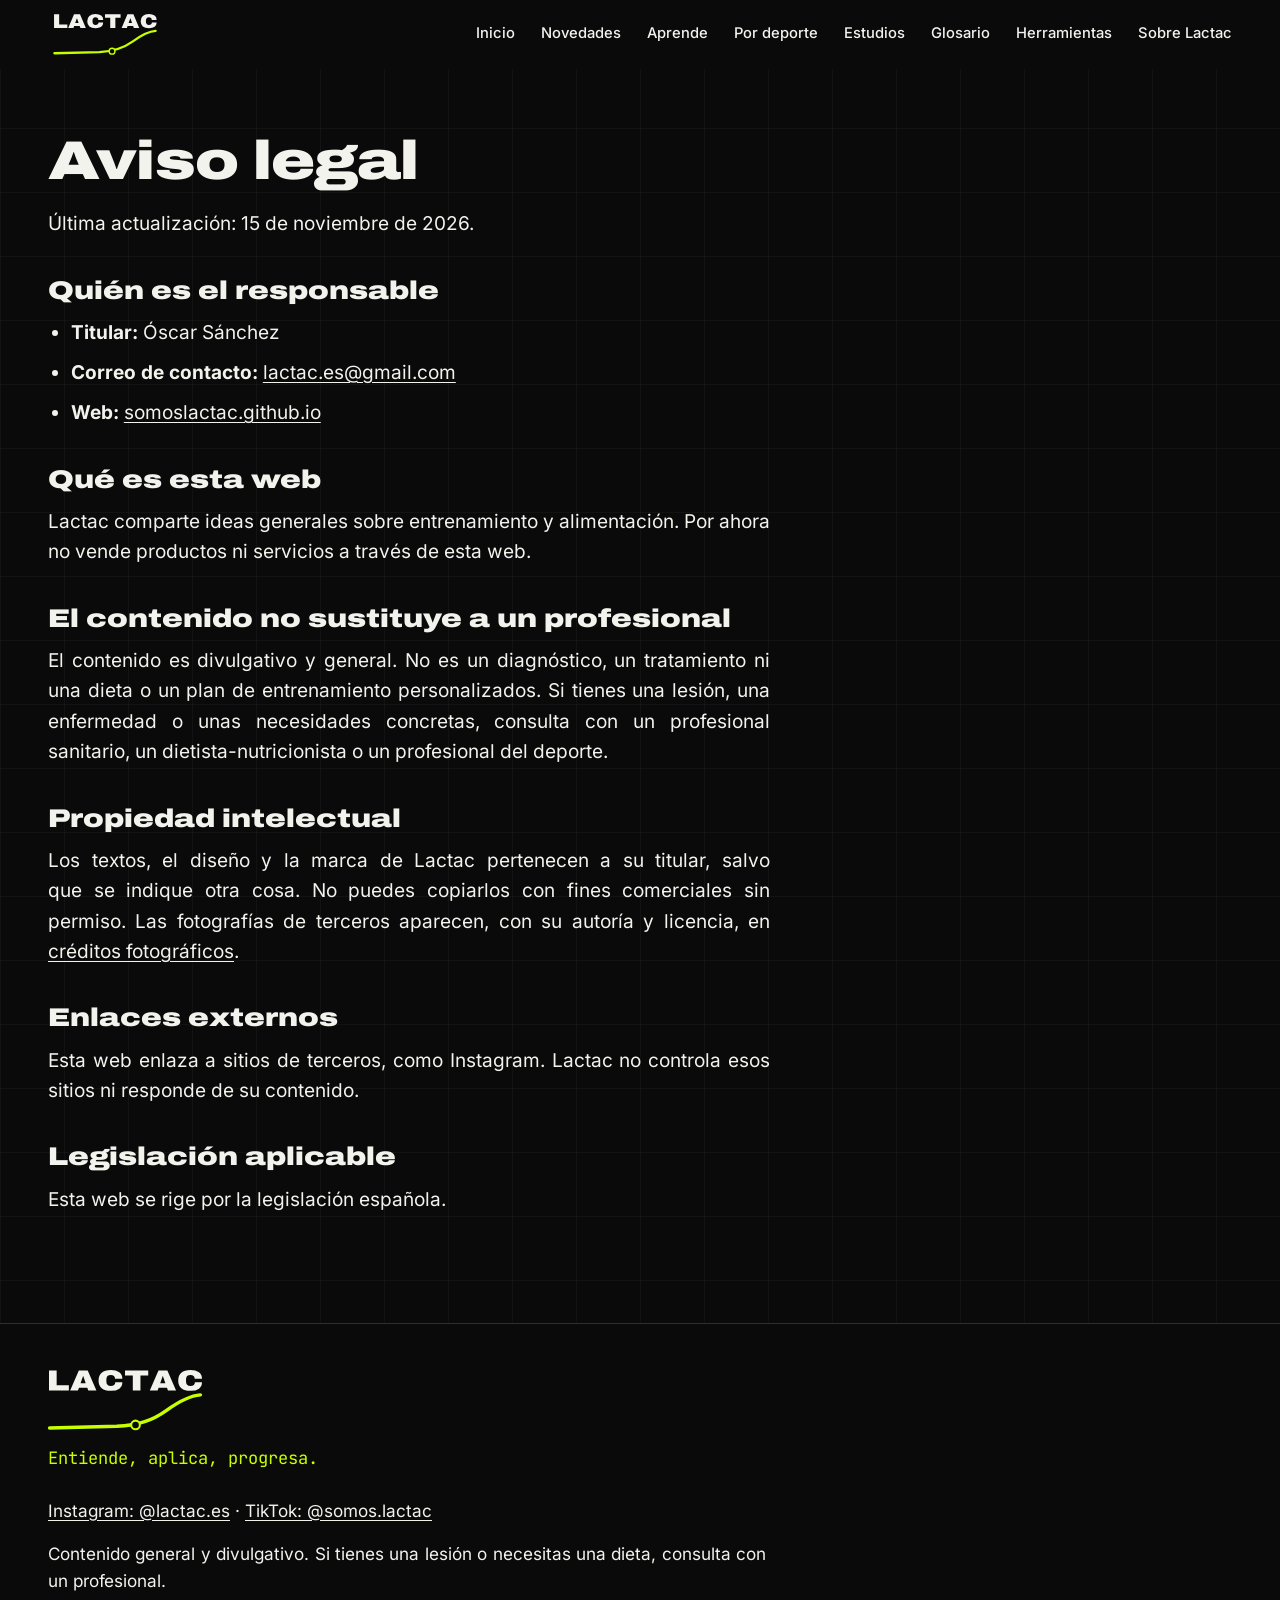
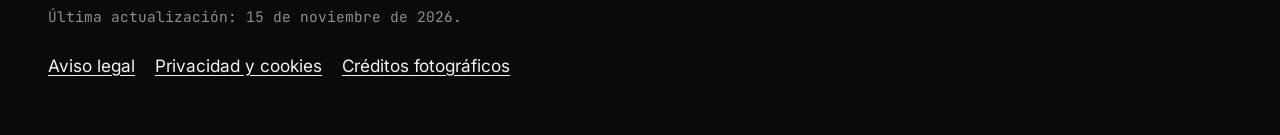
<file: aviso-legal.html>
<!doctype html>
<html lang="es">
<head>
  <meta charset="utf-8">
  <meta name="robots" content="noindex">
  <meta name="viewport" content="width=device-width, initial-scale=1">
  <title>Aviso legal: Lactac</title>
  <meta name="description" content="Datos del responsable y condiciones de uso de la web de Lactac.">
  <meta name="theme-color" content="#0A0A0A">
  <link rel="icon" href="assets/logo/lactac-favicon.svg" type="image/svg+xml">
  <link rel="apple-touch-icon" href="assets/logo/lactac-favicon.png">
  <link rel="stylesheet" href="styles.css?v=20261112b">
  <script>
    document.documentElement.classList.add("js");
    setTimeout(function () {
      if (!(window.__BRAND__ && window.__BRAND__.booted)) document.documentElement.classList.remove("js");
    }, 4000);
  </script>
  <script defer src="lib/gsap.min.js?v=20261105"></script>
  <script defer src="lib/ScrollTrigger.min.js?v=20261105"></script>
  <script defer src="lib/manifest.js?v=20261107"></script>
  <script defer src="main.js?v=20261107i"></script>
</head>
<body>
  <a class="skip-link" href="#contenido">Saltar al contenido</a>

  <header class="nav" data-nav>
    <a class="brand" href="index.html" aria-label="Lactac, ir al inicio">
      <img src="assets/logo/lactac-logo-transparente-para-fondo-oscuro.svg" width="5801" height="2433" alt="">
    </a>
    <button class="nav-toggle" type="button" aria-expanded="false" aria-controls="menu" data-menu-toggle>Menú</button>
    <nav class="nav-links" id="menu" aria-label="Principal">
      <a href="index.html">Inicio</a>
      <a href="novedades.html">Novedades</a>
      <a href="aprende.html">Aprende</a>
      <a href="por-deporte.html">Por deporte</a>
      <a href="estudios.html">Estudios</a>
      <a href="glosario.html">Glosario</a>
      <a href="herramientas.html">Herramientas</a>
      <a href="sobre.html">Sobre Lactac</a>
    </nav>
  </header>

  <main class="credits legal" id="contenido">
    <h1>Aviso legal</h1>
    <p>Última actualización: 15 de noviembre de 2026.</p>

    <h2>Quién es el responsable</h2>
    <ul>
      <li><strong>Titular:</strong> Óscar Sánchez</li>
      <li><strong>Correo de contacto:</strong> <a href="mailto:lactac.es@gmail.com">lactac.es@gmail.com</a></li>
      <li><strong>Web:</strong> <a href="https://somoslactac.github.io/">somoslactac.github.io</a></li>
    </ul>

    <h2>Qué es esta web</h2>
    <p>Lactac comparte ideas generales sobre entrenamiento y alimentación. Por ahora no vende productos ni servicios a través de esta web.</p>

    <h2>El contenido no sustituye a un profesional</h2>
    <p>El contenido es divulgativo y general. No es un diagnóstico, un tratamiento ni una dieta o un plan de entrenamiento personalizados. Si tienes una lesión, una enfermedad o unas necesidades concretas, consulta con un profesional sanitario, un dietista-nutricionista o un profesional del deporte.</p>

    <h2>Propiedad intelectual</h2>
    <p>Los textos, el diseño y la marca de Lactac pertenecen a su titular, salvo que se indique otra cosa. No puedes copiarlos con fines comerciales sin permiso. Las fotografías de terceros aparecen, con su autoría y licencia, en <a href="creditos.html">créditos fotográficos</a>.</p>

    <h2>Enlaces externos</h2>
    <p>Esta web enlaza a sitios de terceros, como Instagram. Lactac no controla esos sitios ni responde de su contenido.</p>

    <h2>Legislación aplicable</h2>
    <p>Esta web se rige por la legislación española.</p>
  </main>

  <footer class="footer">
    <div class="wrap footer-inner">
      <img class="footer-logo" src="assets/logo/lactac-logo-transparente-para-fondo-oscuro.svg" width="5801" height="2433" alt="Lactac" loading="lazy">
      <p class="footer-tagline">Entiende, aplica, progresa.</p>
      <p class="footer-ig"><a href="https://www.instagram.com/lactac.es/">Instagram: @lactac.es</a> · <a href="https://www.tiktok.com/@somos.lactac">TikTok: @somos.lactac</a></p>
      <p>Contenido general y divulgativo. Si tienes una lesión o necesitas una dieta, consulta con un profesional.</p>
      <p class="footer-updated">Última actualización: 15 de noviembre de 2026.</p>
      <p class="footer-credits">
        <a href="aviso-legal.html">Aviso legal</a>
        <a href="privacidad.html">Privacidad y cookies</a>
        <a href="creditos.html">Créditos fotográficos</a>
      </p>
    </div>
  </footer>
</body>
</html>
</file>
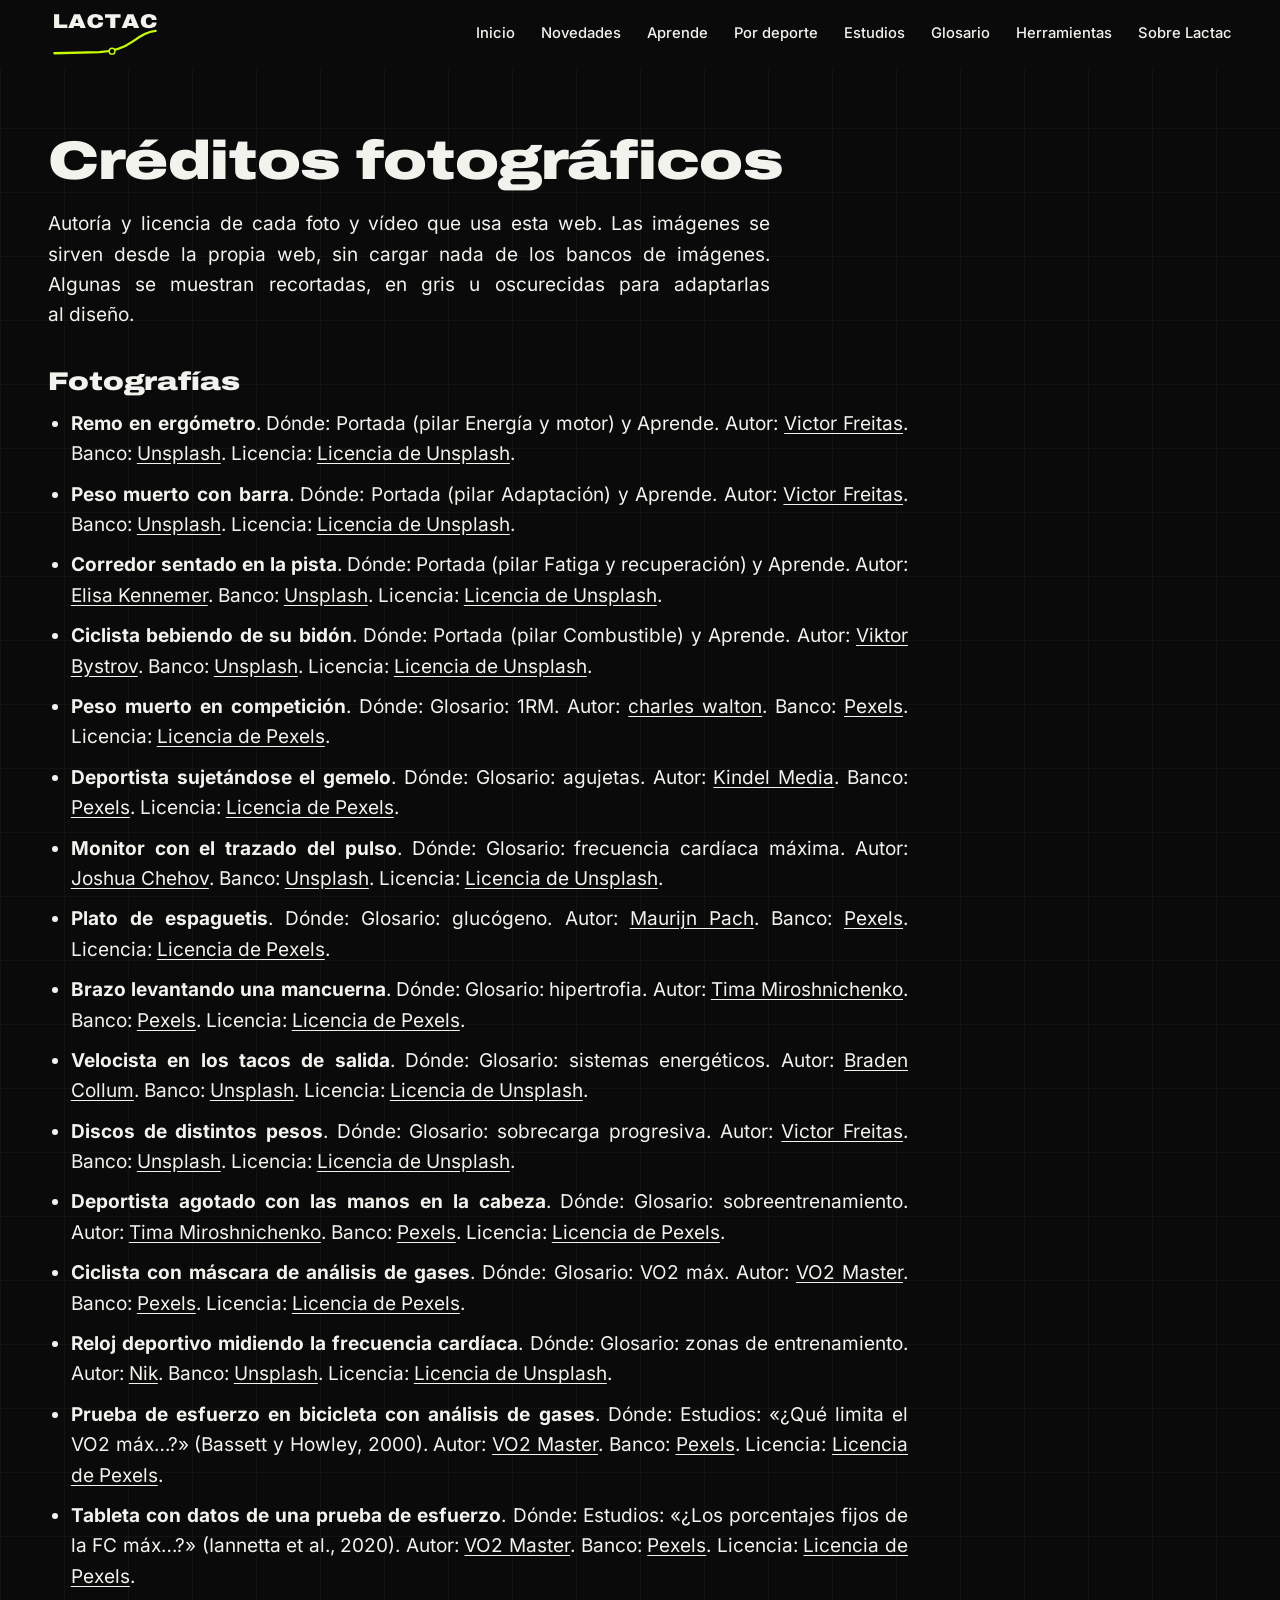
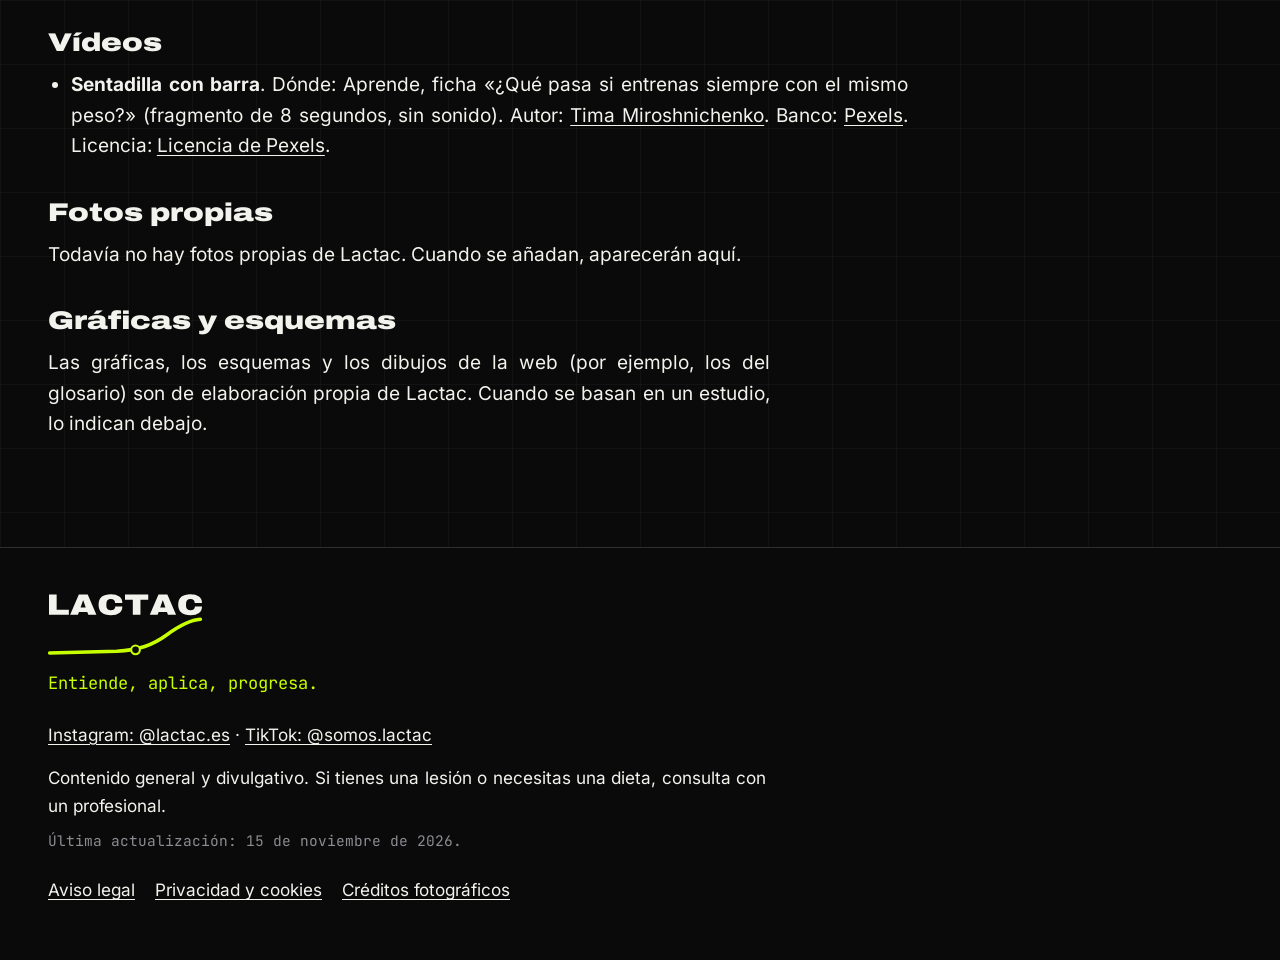
<file: creditos.html>
<!doctype html>
<html lang="es">
<head>
  <meta charset="utf-8">
  <meta name="robots" content="noindex">
  <meta name="viewport" content="width=device-width, initial-scale=1">
  <title>Créditos fotográficos: Lactac</title>
  <meta name="description" content="Autoría y licencias de las fotografías usadas en la web de Lactac.">
  <meta name="theme-color" content="#0A0A0A">
  <link rel="icon" href="assets/logo/lactac-favicon.svg" type="image/svg+xml">
  <link rel="apple-touch-icon" href="assets/logo/lactac-favicon.png">
  <link rel="stylesheet" href="styles.css?v=20261112b">
  <script>
    document.documentElement.classList.add("js");
    setTimeout(function () {
      if (!(window.__BRAND__ && window.__BRAND__.booted)) document.documentElement.classList.remove("js");
    }, 4000);
  </script>
  <script defer src="lib/gsap.min.js?v=20261105"></script>
  <script defer src="lib/ScrollTrigger.min.js?v=20261105"></script>
  <script defer src="lib/manifest.js?v=20261107"></script>
  <script defer src="main.js?v=20261107i"></script>
</head>
<body>
  <a class="skip-link" href="#contenido">Saltar al contenido</a>

  <header class="nav" data-nav>
    <a class="brand" href="index.html" aria-label="Lactac, ir al inicio">
      <img src="assets/logo/lactac-logo-transparente-para-fondo-oscuro.svg" width="5801" height="2433" alt="">
    </a>
    <button class="nav-toggle" type="button" aria-expanded="false" aria-controls="menu" data-menu-toggle>Menú</button>
    <nav class="nav-links" id="menu" aria-label="Principal">
      <a href="index.html">Inicio</a>
      <a href="novedades.html">Novedades</a>
      <a href="aprende.html">Aprende</a>
      <a href="por-deporte.html">Por deporte</a>
      <a href="estudios.html">Estudios</a>
      <a href="glosario.html">Glosario</a>
      <a href="herramientas.html">Herramientas</a>
      <a href="sobre.html">Sobre Lactac</a>
    </nav>
  </header>

  <main class="credits legal" id="contenido">
    <h1>Créditos fotográficos</h1>
    <p>Autoría y licencia de cada foto y vídeo que usa esta web. Las imágenes se sirven desde la propia web, sin cargar nada de los bancos de imágenes. Algunas se muestran recortadas, en gris u oscurecidas para adaptarlas al diseño.</p>
    <h2>Fotografías</h2>
    <ul>
      <li><strong>Remo en ergómetro</strong>. Dónde: Portada (pilar Energía y motor) y Aprende. Autor: <a href="https://unsplash.com/@victorfreitas">Victor Freitas</a>. Banco: <a href="https://unsplash.com/photos/KkYWWpurqbE">Unsplash</a>. Licencia: <a href="https://unsplash.com/license">Licencia de Unsplash</a>.</li>
      <li><strong>Peso muerto con barra</strong>. Dónde: Portada (pilar Adaptación) y Aprende. Autor: <a href="https://unsplash.com/@victorfreitas">Victor Freitas</a>. Banco: <a href="https://unsplash.com/photos/qZ-U9z4TQ6A">Unsplash</a>. Licencia: <a href="https://unsplash.com/license">Licencia de Unsplash</a>.</li>
      <li><strong>Corredor sentado en la pista</strong>. Dónde: Portada (pilar Fatiga y recuperación) y Aprende. Autor: <a href="https://unsplash.com/@elisalou">Elisa Kennemer</a>. Banco: <a href="https://unsplash.com/photos/OHmYjiiaOvs">Unsplash</a>. Licencia: <a href="https://unsplash.com/license">Licencia de Unsplash</a>.</li>
      <li><strong>Ciclista bebiendo de su bidón</strong>. Dónde: Portada (pilar Combustible) y Aprende. Autor: <a href="https://unsplash.com/@xokvictor">Viktor Bystrov</a>. Banco: <a href="https://unsplash.com/photos/fePxEOOOXo0">Unsplash</a>. Licencia: <a href="https://unsplash.com/license">Licencia de Unsplash</a>.</li>
      <li><strong>Peso muerto en competición</strong>. Dónde: Glosario: 1RM. Autor: <a href="https://www.pexels.com/@charles-walton-782833960/">charles walton</a>. Banco: <a href="https://www.pexels.com/photo/man-in-dead-lift-competition-19029103/">Pexels</a>. Licencia: <a href="https://www.pexels.com/license/">Licencia de Pexels</a>.</li>
      <li><strong>Deportista sujetándose el gemelo</strong>. Dónde: Glosario: agujetas. Autor: <a href="https://www.pexels.com/@kindelmedia/">Kindel Media</a>. Banco: <a href="https://www.pexels.com/photo/a-person-wearing-rubber-shoes-7298422/">Pexels</a>. Licencia: <a href="https://www.pexels.com/license/">Licencia de Pexels</a>.</li>
      <li><strong>Monitor con el trazado del pulso</strong>. Dónde: Glosario: frecuencia cardíaca máxima. Autor: <a href="https://unsplash.com/@joshua_chehov">Joshua Chehov</a>. Banco: <a href="https://unsplash.com/photos/ZSo4axN3ZXI">Unsplash</a>. Licencia: <a href="https://unsplash.com/license">Licencia de Unsplash</a>.</li>
      <li><strong>Plato de espaguetis</strong>. Dónde: Glosario: glucógeno. Autor: <a href="https://www.pexels.com/@maurijn-pach-166875/">Maurijn Pach</a>. Banco: <a href="https://www.pexels.com/photo/shallow-focus-photo-of-pasta-546945/">Pexels</a>. Licencia: <a href="https://www.pexels.com/license/">Licencia de Pexels</a>.</li>
      <li><strong>Brazo levantando una mancuerna</strong>. Dónde: Glosario: hipertrofia. Autor: <a href="https://www.pexels.com/@tima-miroshnichenko/">Tima Miroshnichenko</a>. Banco: <a href="https://www.pexels.com/photo/close-up-shot-of-man-s-muscles-5327571/">Pexels</a>. Licencia: <a href="https://www.pexels.com/license/">Licencia de Pexels</a>.</li>
      <li><strong>Velocista en los tacos de salida</strong>. Dónde: Glosario: sistemas energéticos. Autor: <a href="https://unsplash.com/@bradencollum">Braden Collum</a>. Banco: <a href="https://unsplash.com/photos/9HI8UJMSdZA">Unsplash</a>. Licencia: <a href="https://unsplash.com/license">Licencia de Unsplash</a>.</li>
      <li><strong>Discos de distintos pesos</strong>. Dónde: Glosario: sobrecarga progresiva. Autor: <a href="https://unsplash.com/@victorfreitas">Victor Freitas</a>. Banco: <a href="https://unsplash.com/photos/JbI04nYfaJk">Unsplash</a>. Licencia: <a href="https://unsplash.com/license">Licencia de Unsplash</a>.</li>
      <li><strong>Deportista agotado con las manos en la cabeza</strong>. Dónde: Glosario: sobreentrenamiento. Autor: <a href="https://www.pexels.com/@tima-miroshnichenko/">Tima Miroshnichenko</a>. Banco: <a href="https://www.pexels.com/photo/sweaty-man-with-his-hand-on-his-head-6390229/">Pexels</a>. Licencia: <a href="https://www.pexels.com/license/">Licencia de Pexels</a>.</li>
      <li><strong>Ciclista con máscara de análisis de gases</strong>. Dónde: Glosario: VO2 máx. Autor: <a href="https://www.pexels.com/@vo2-master-1061578389/">VO2 Master</a>. Banco: <a href="https://www.pexels.com/photo/female-cyclist-in-a-face-mask-20523360/">Pexels</a>. Licencia: <a href="https://www.pexels.com/license/">Licencia de Pexels</a>.</li>
      <li><strong>Reloj deportivo midiendo la frecuencia cardíaca</strong>. Dónde: Glosario: zonas de entrenamiento. Autor: <a href="https://unsplash.com/@helloimnik">Nik</a>. Banco: <a href="https://unsplash.com/photos/BR8MqYyOPiU">Unsplash</a>. Licencia: <a href="https://unsplash.com/license">Licencia de Unsplash</a>.</li>
      <li><strong>Prueba de esfuerzo en bicicleta con análisis de gases</strong>. Dónde: Estudios: «¿Qué limita el VO2 máx…?» (Bassett y Howley, 2000). Autor: <a href="https://www.pexels.com/@vo2-master-1061578389/">VO2 Master</a>. Banco: <a href="https://www.pexels.com/photo/athletes-wearing-an-athletic-performance-analyzer-masks-and-training-20523368/">Pexels</a>. Licencia: <a href="https://www.pexels.com/license/">Licencia de Pexels</a>.</li>
      <li><strong>Tableta con datos de una prueba de esfuerzo</strong>. Dónde: Estudios: «¿Los porcentajes fijos de la FC máx…?» (Iannetta et al., 2020). Autor: <a href="https://www.pexels.com/@vo2-master-1061578389/">VO2 Master</a>. Banco: <a href="https://www.pexels.com/photo/man-with-training-date-on-tablet-20523364/">Pexels</a>. Licencia: <a href="https://www.pexels.com/license/">Licencia de Pexels</a>.</li>
    </ul>
    <h2>Vídeos</h2>
    <ul>
      <li><strong>Sentadilla con barra</strong>. Dónde: Aprende, ficha «¿Qué pasa si entrenas siempre con el mismo peso?» (fragmento de 8 segundos, sin sonido). Autor: <a href="https://www.pexels.com/@tima-miroshnichenko/">Tima Miroshnichenko</a>. Banco: <a href="https://www.pexels.com/video/side-view-of-a-man-doing-barbell-squats-5319759/">Pexels</a>. Licencia: <a href="https://www.pexels.com/license/">Licencia de Pexels</a>.</li>
    </ul>
    <h2>Fotos propias</h2>
    <p>Todavía no hay fotos propias de Lactac. Cuando se añadan, aparecerán aquí.</p>
    <h2>Gráficas y esquemas</h2>
    <p>Las gráficas, los esquemas y los dibujos de la web (por ejemplo, los del glosario) son de elaboración propia de Lactac. Cuando se basan en un estudio, lo indican debajo.</p>
  </main>

  <footer class="footer">
    <div class="wrap footer-inner">
      <img class="footer-logo" src="assets/logo/lactac-logo-transparente-para-fondo-oscuro.svg" width="5801" height="2433" alt="Lactac" loading="lazy">
      <p class="footer-tagline">Entiende, aplica, progresa.</p>
      <p class="footer-ig"><a href="https://www.instagram.com/lactac.es/">Instagram: @lactac.es</a> · <a href="https://www.tiktok.com/@somos.lactac">TikTok: @somos.lactac</a></p>
      <p>Contenido general y divulgativo. Si tienes una lesión o necesitas una dieta, consulta con un profesional.</p>
      <p class="footer-updated">Última actualización: 15 de noviembre de 2026.</p>
      <p class="footer-credits">
        <a href="aviso-legal.html">Aviso legal</a>
        <a href="privacidad.html">Privacidad y cookies</a>
        <a href="creditos.html">Créditos fotográficos</a>
      </p>
    </div>
  </footer>
</body>
</html>
</file>
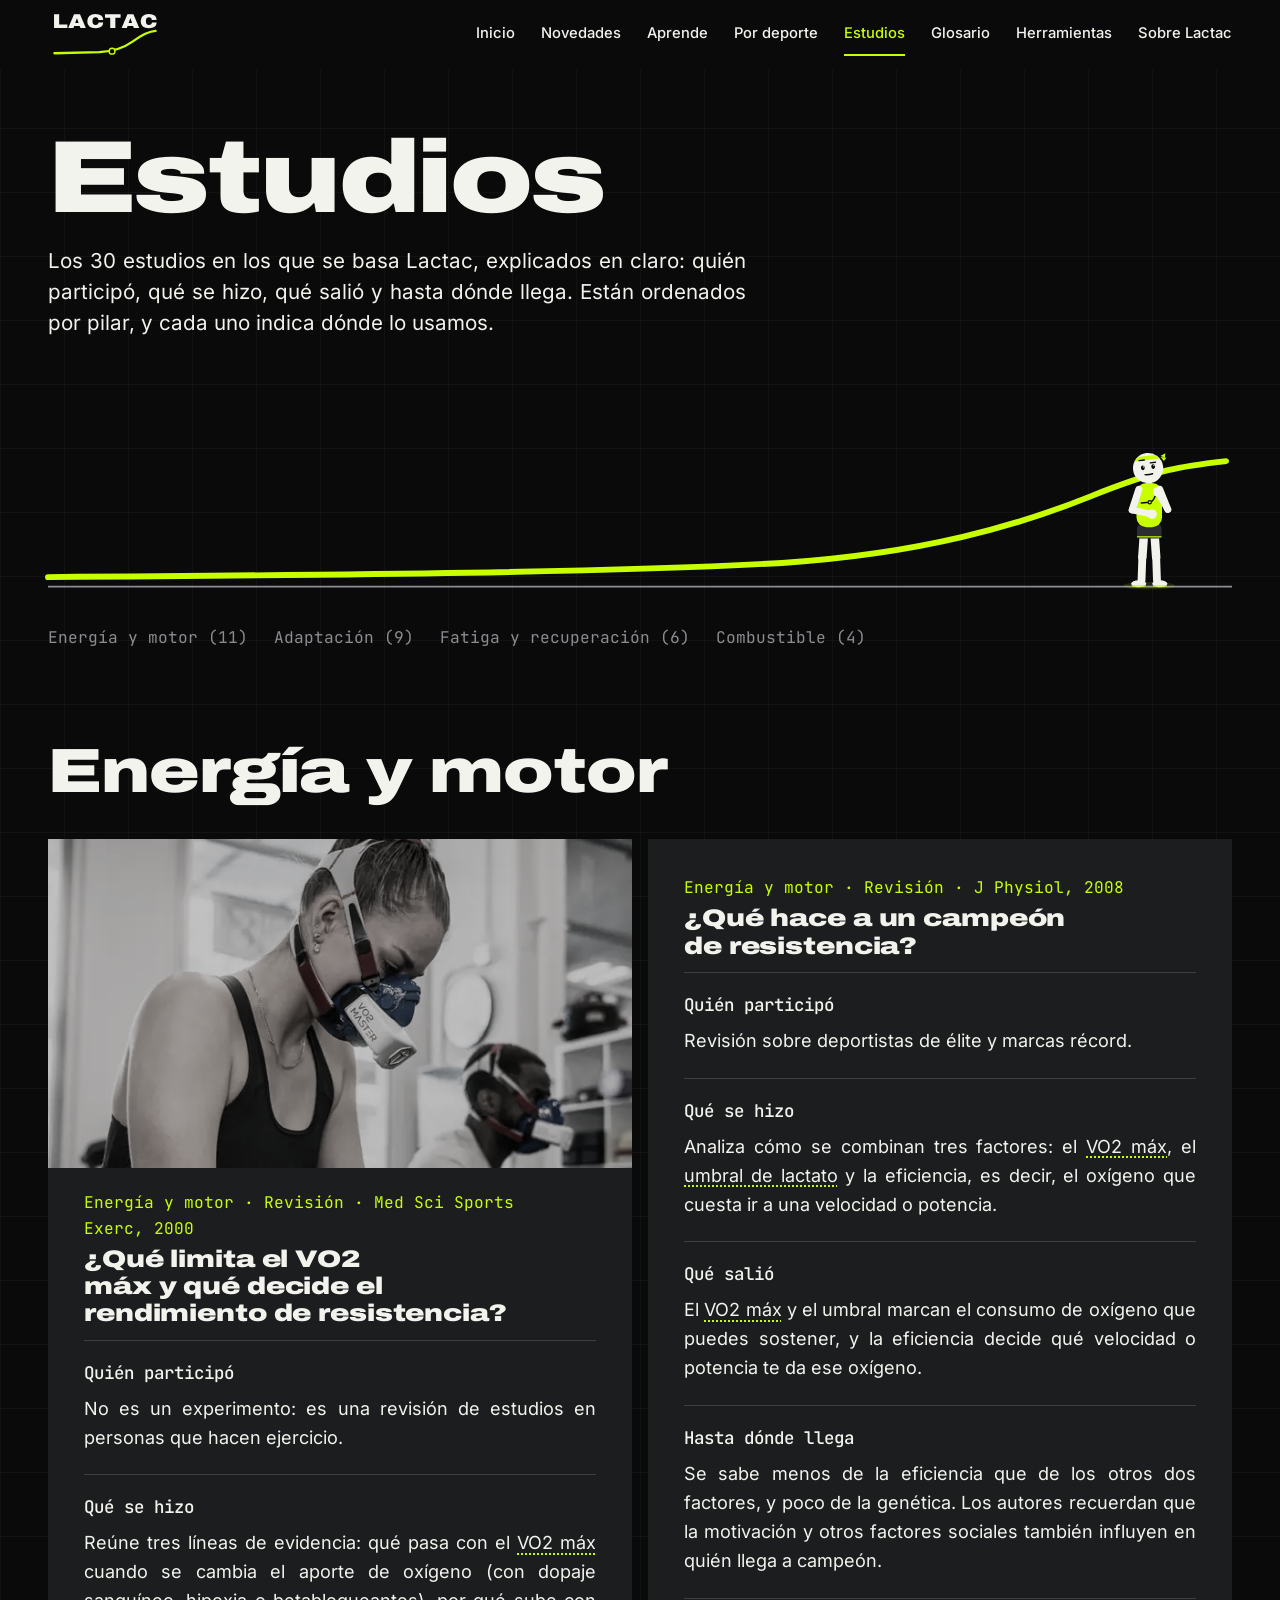
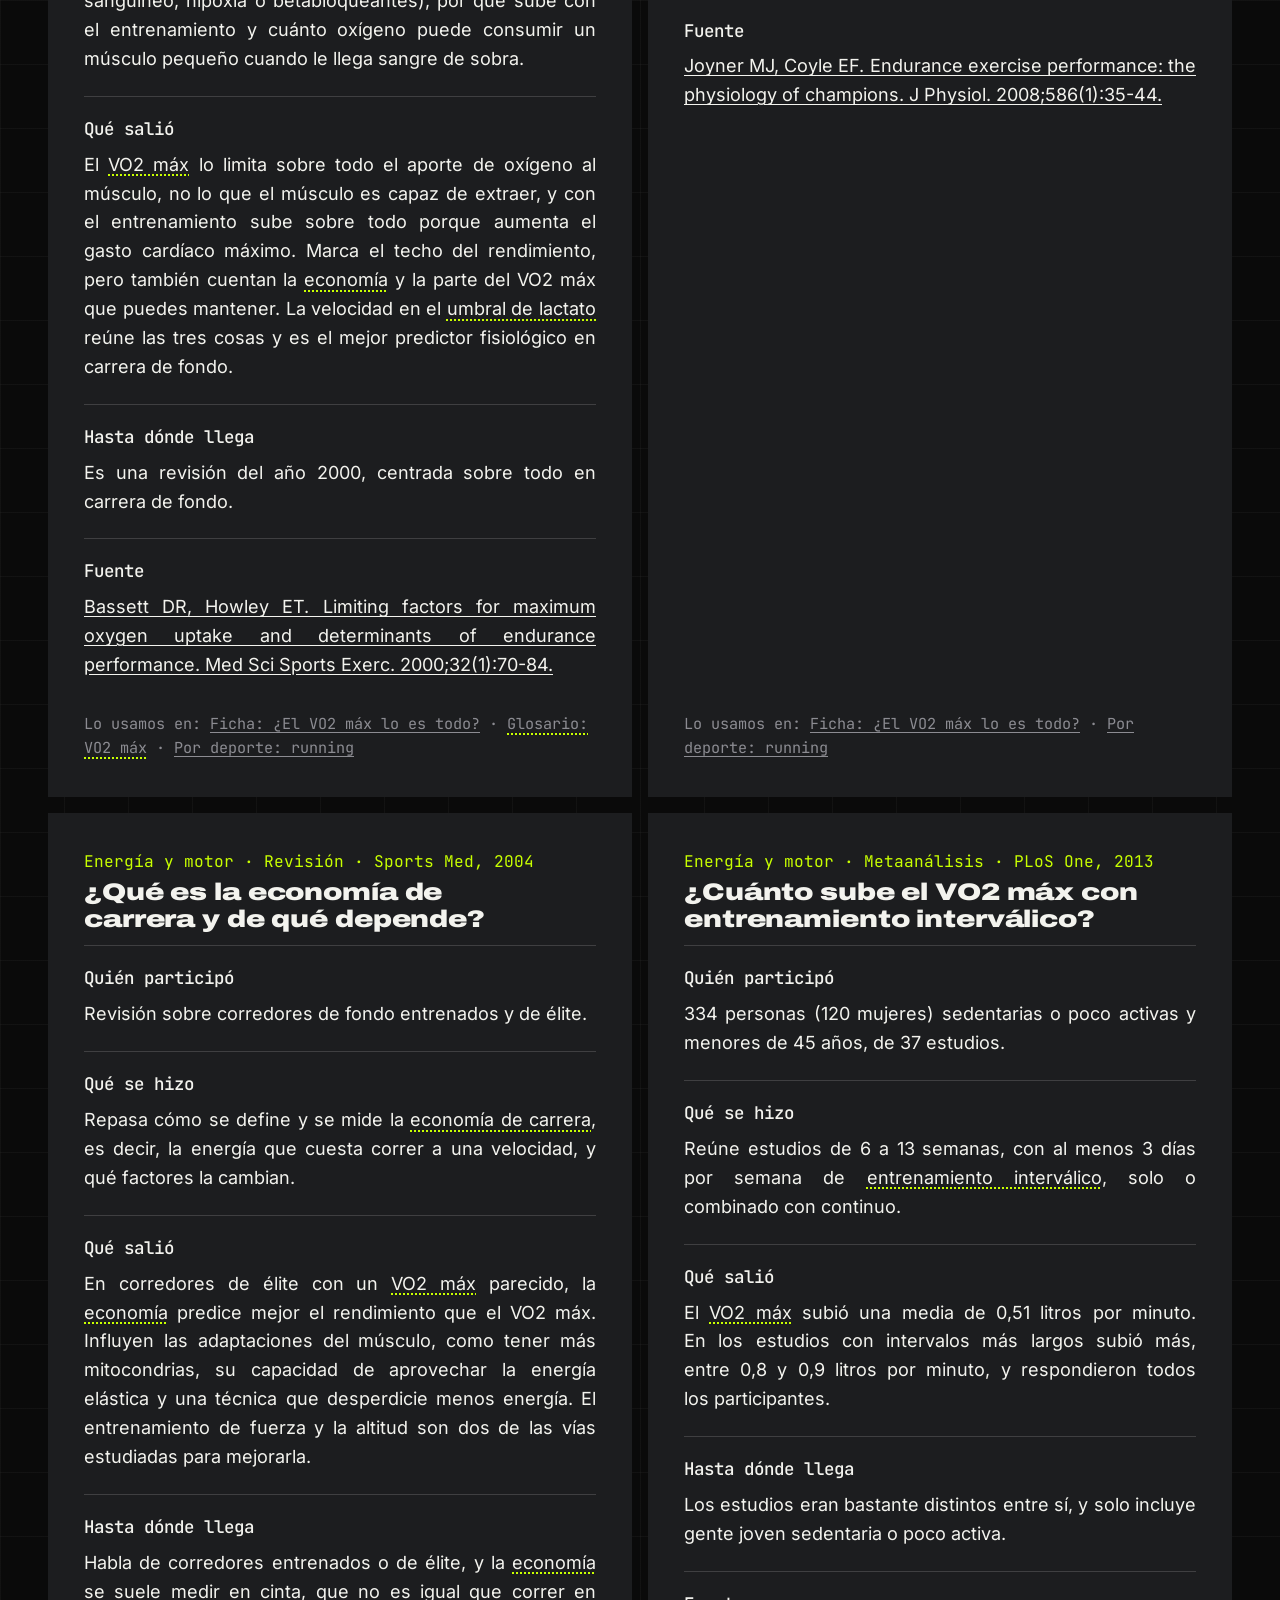
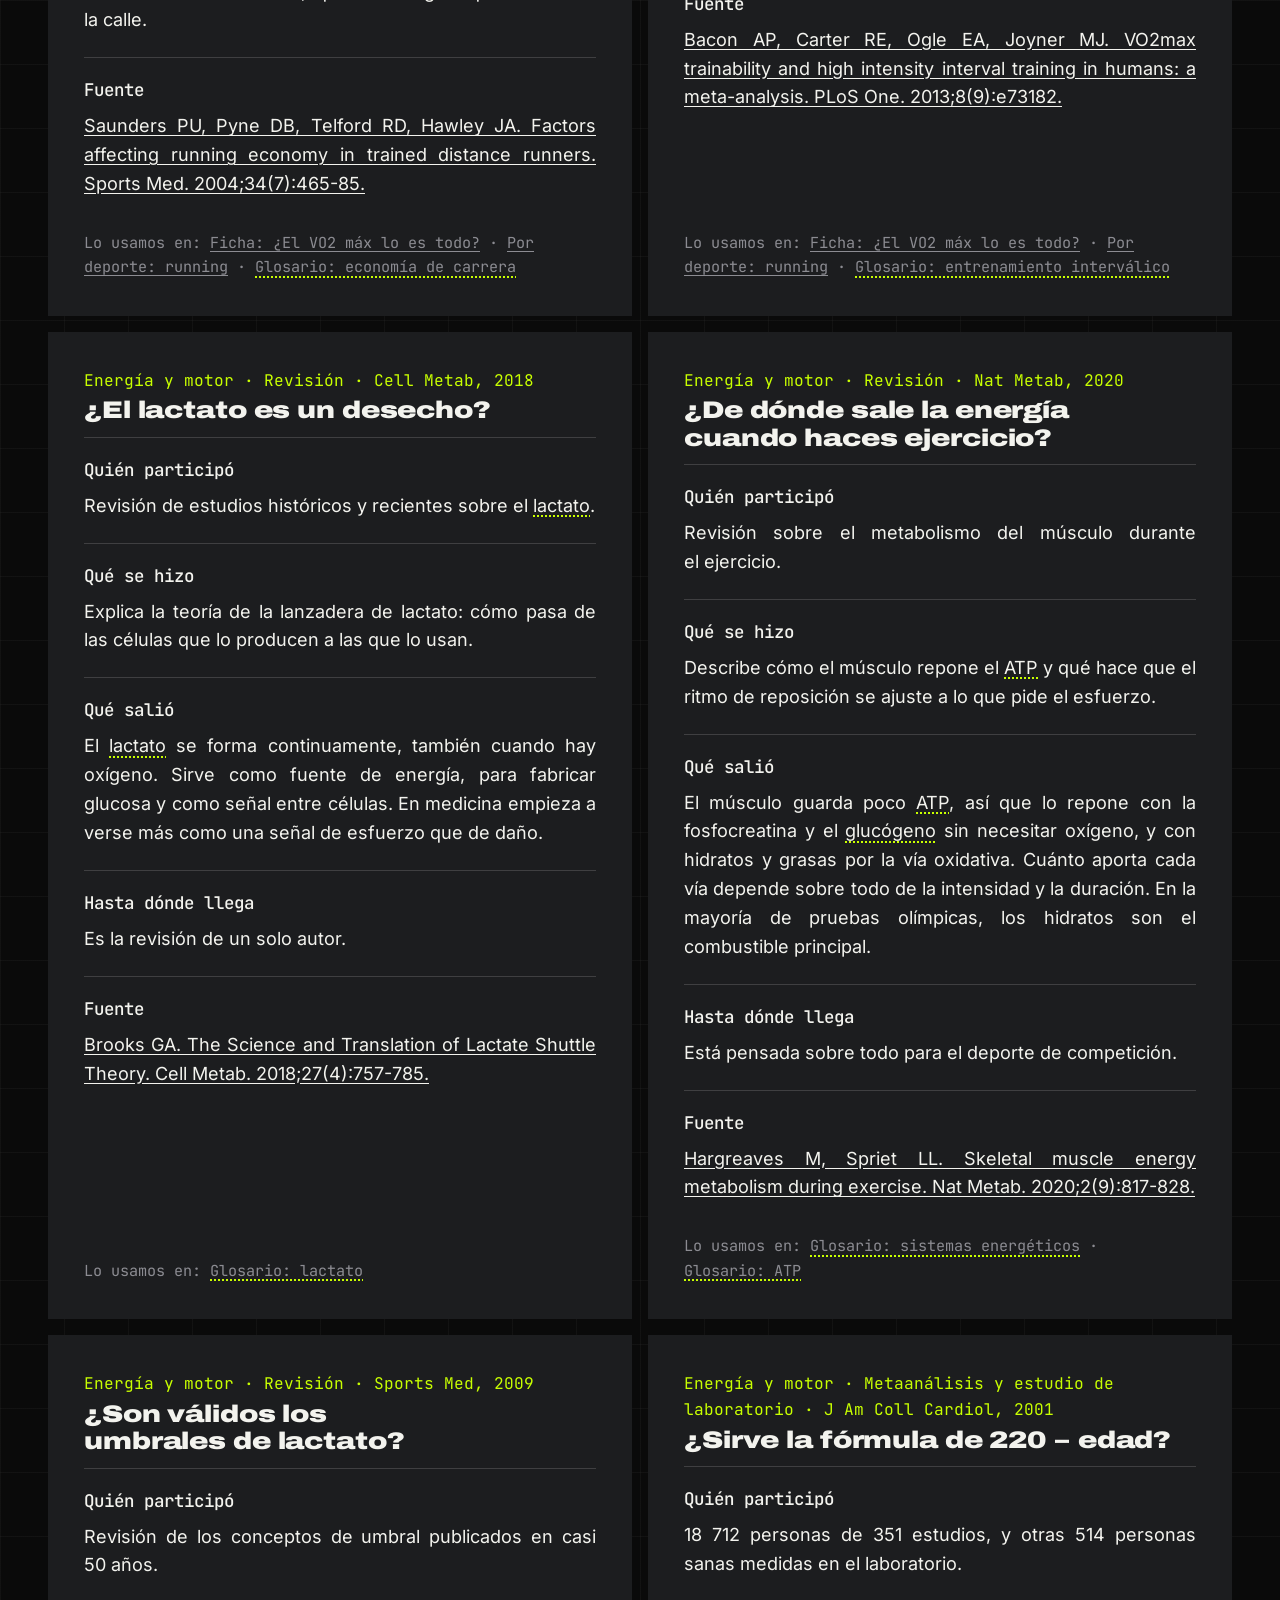
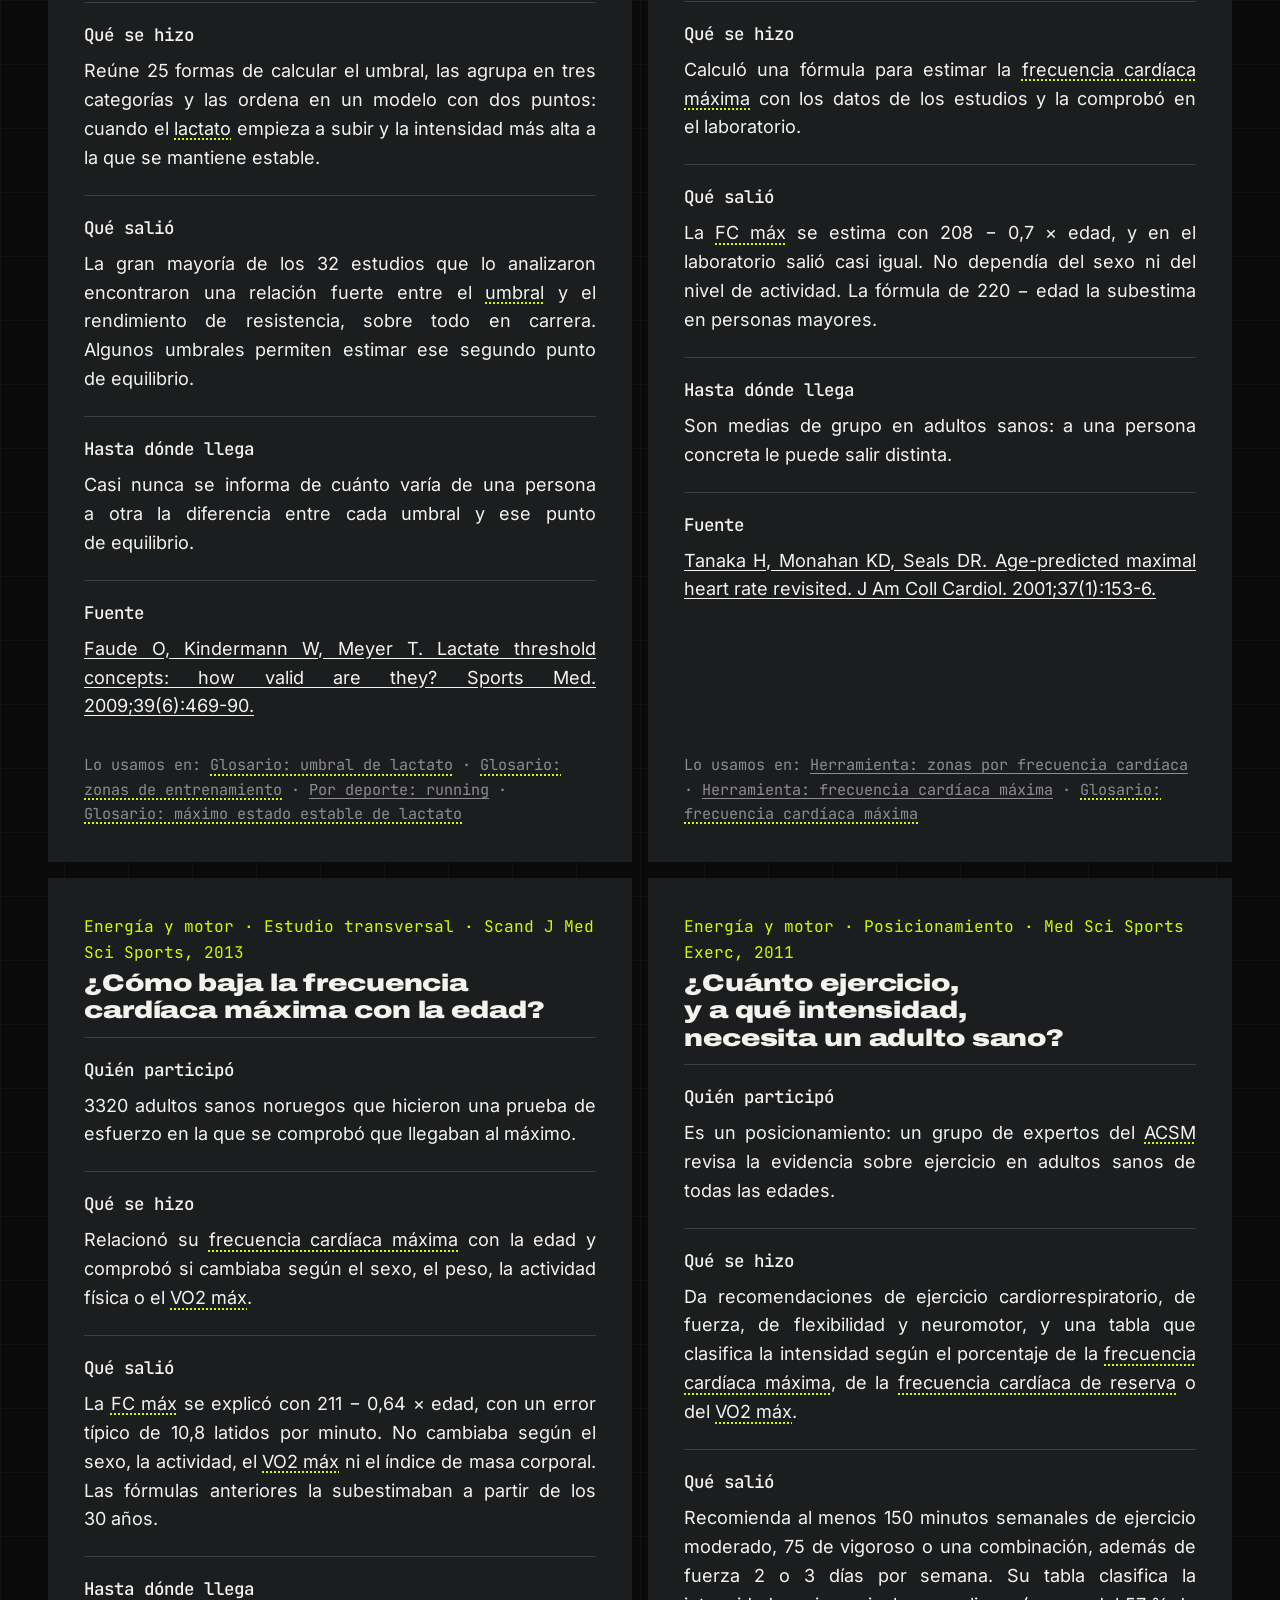
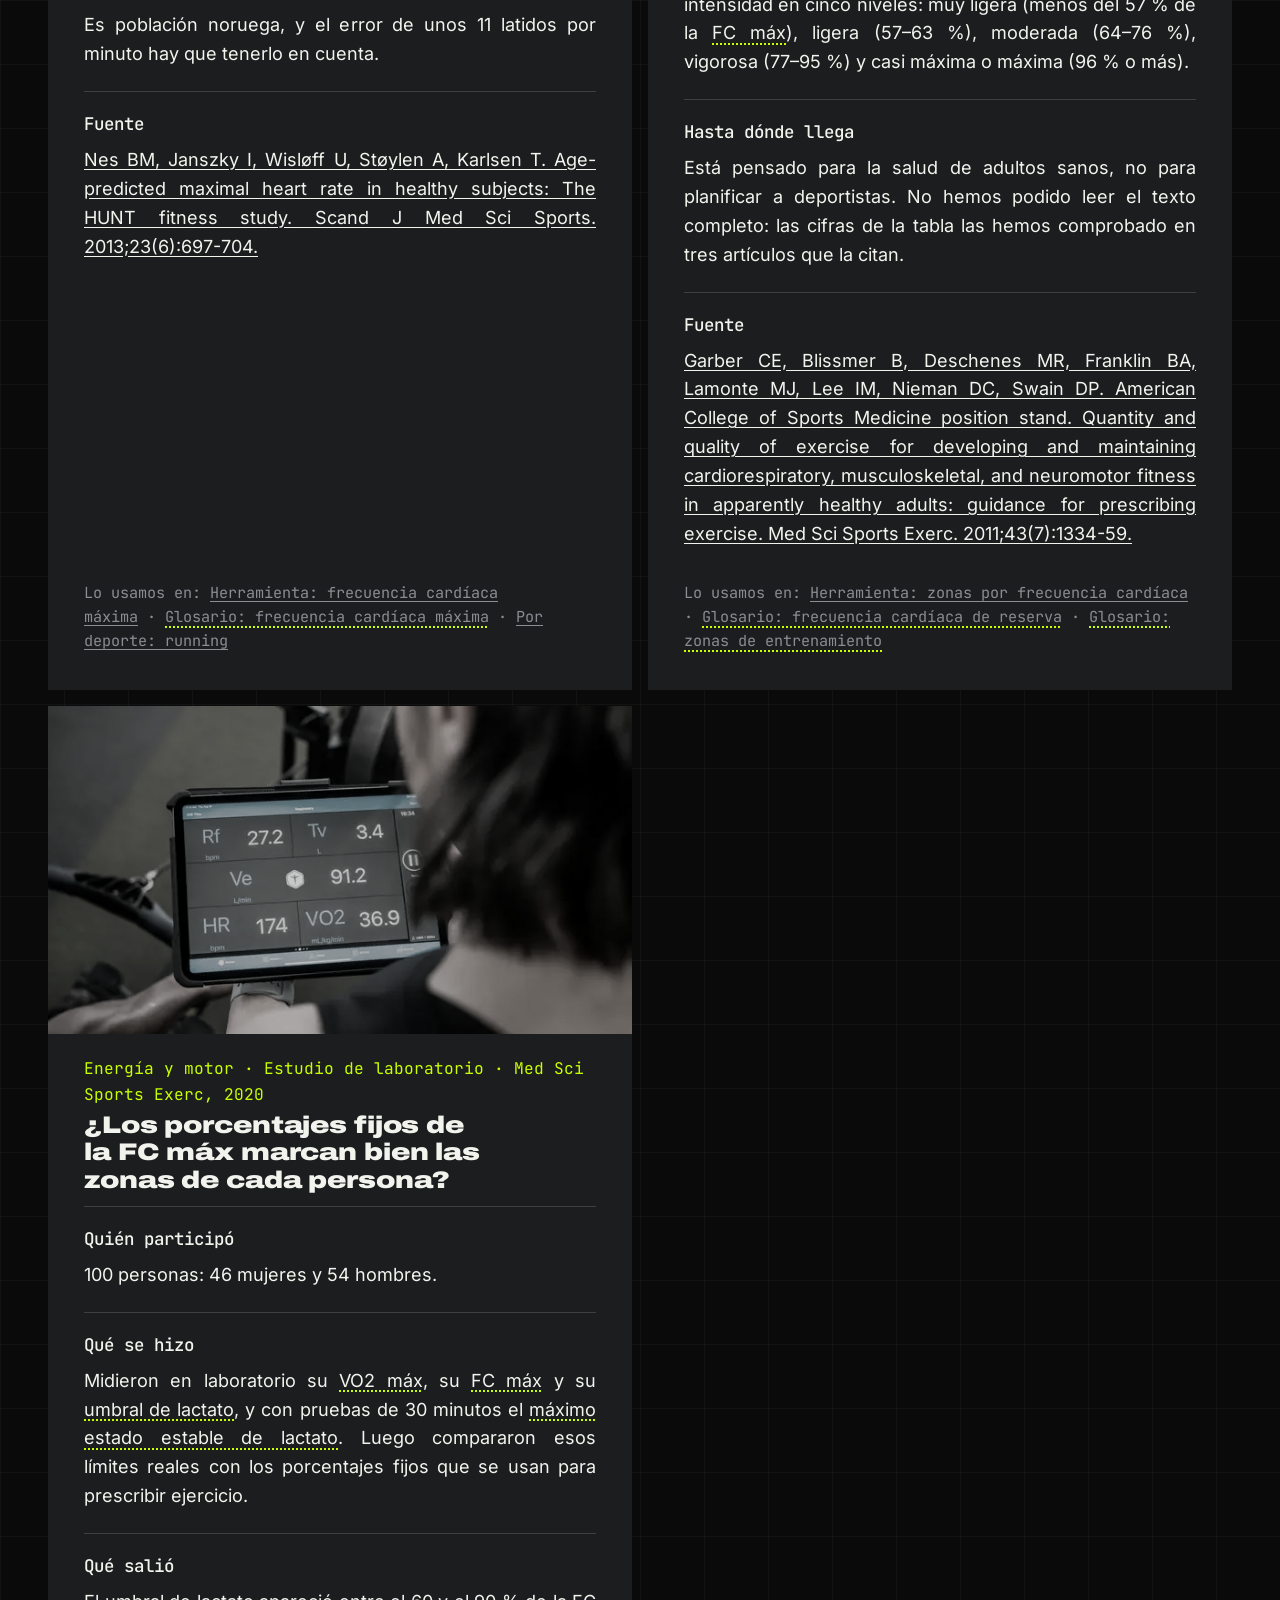
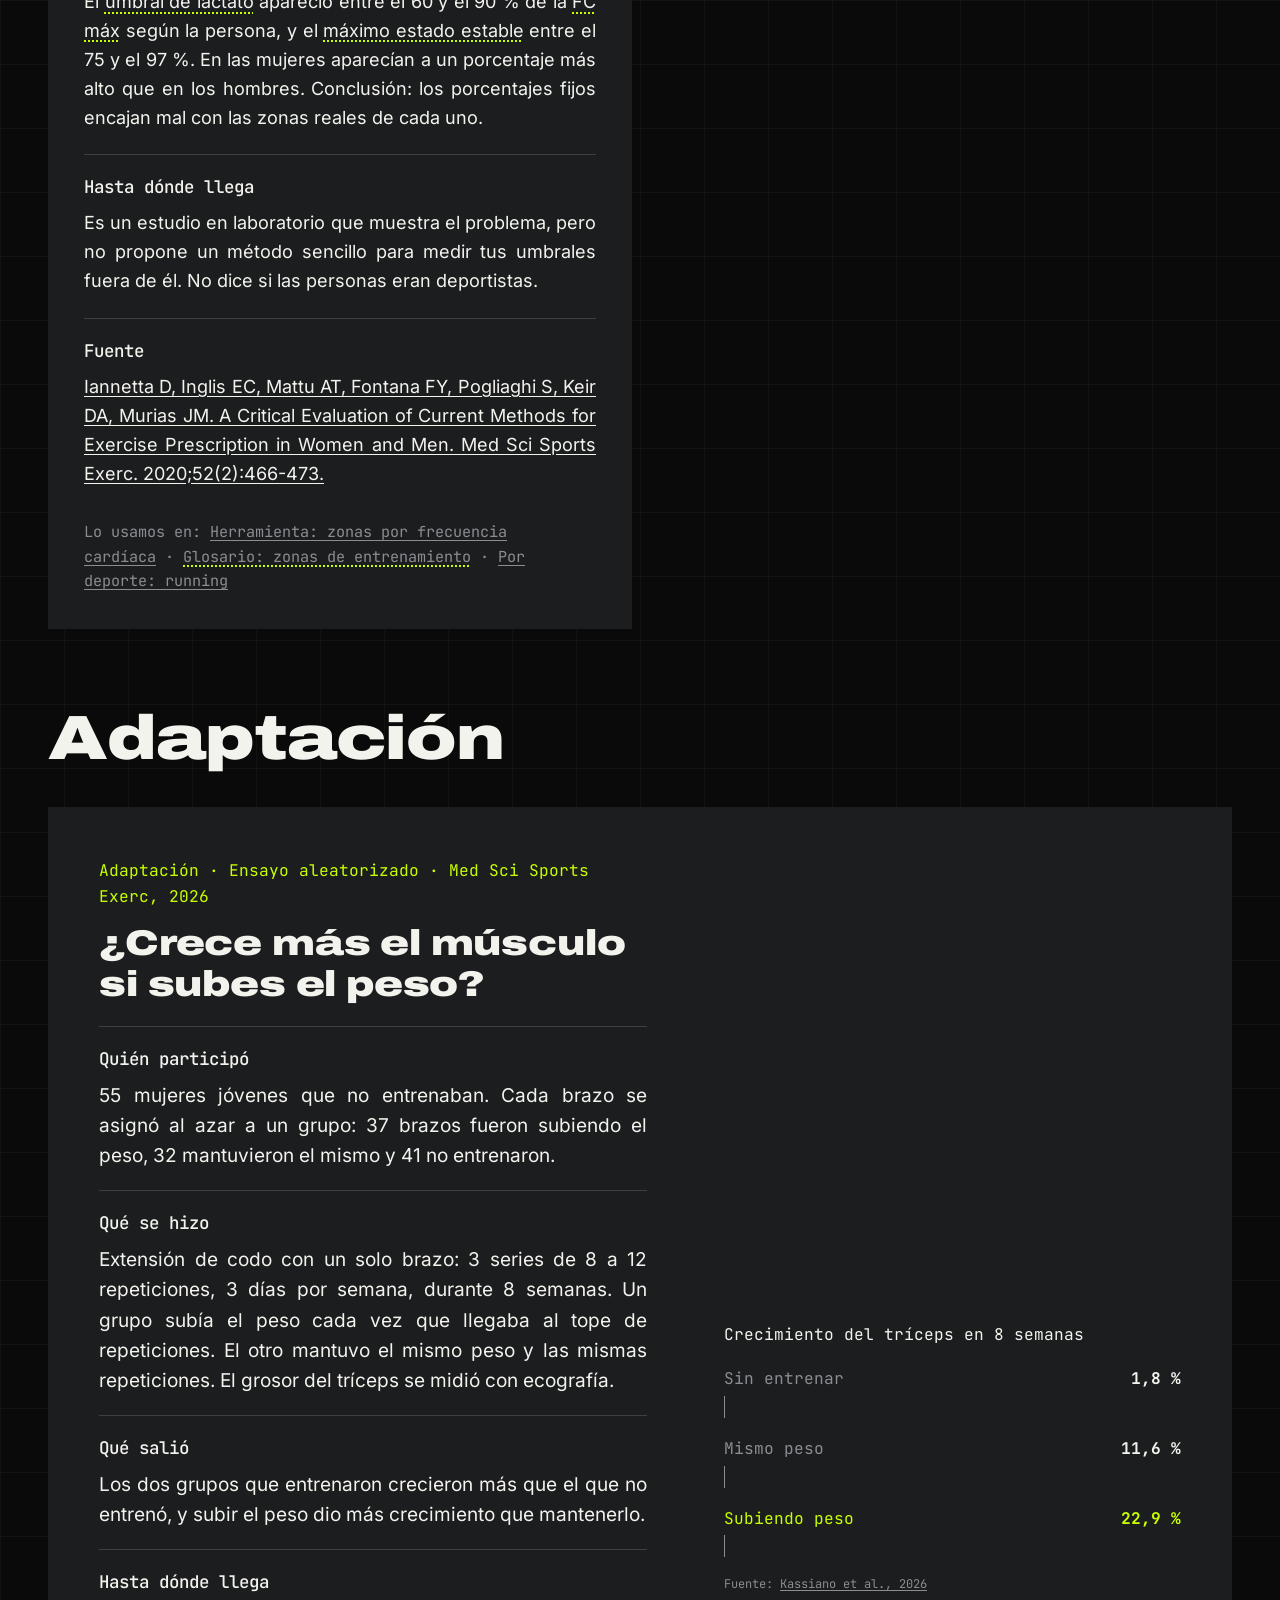
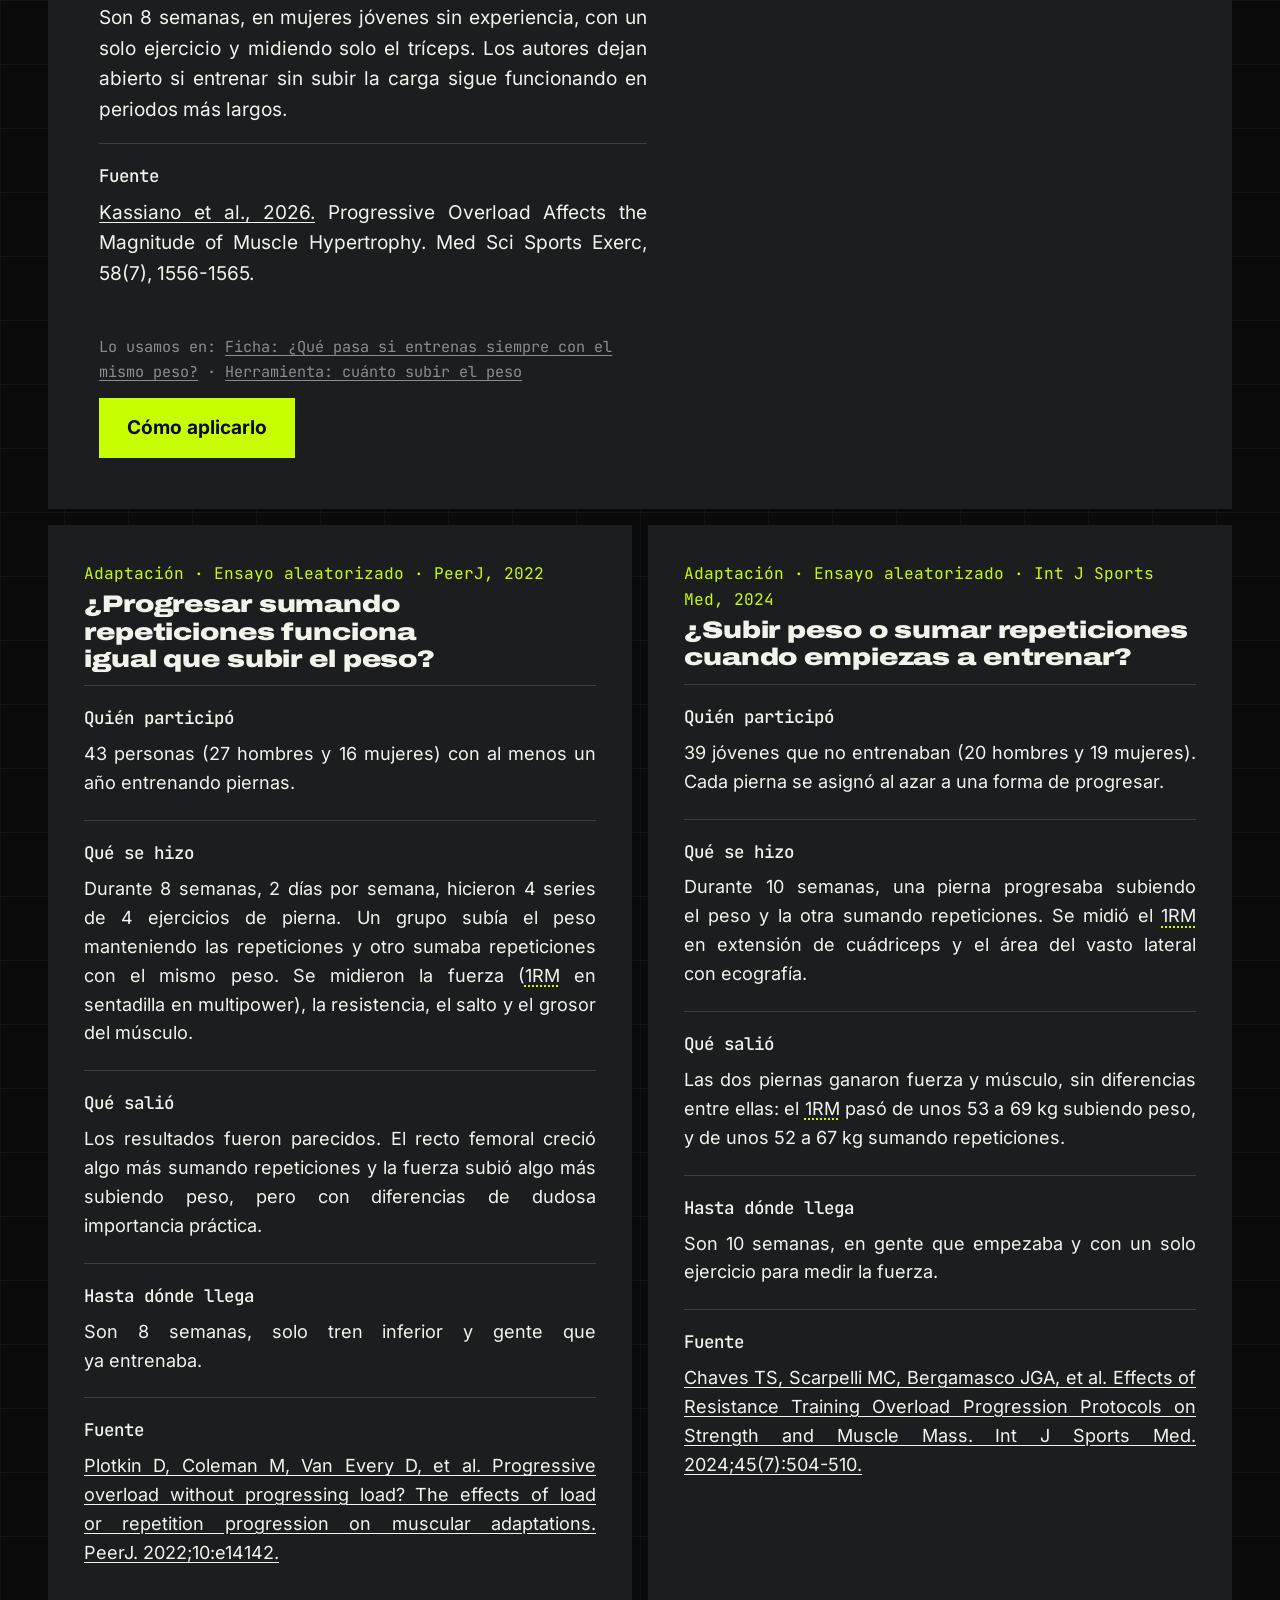
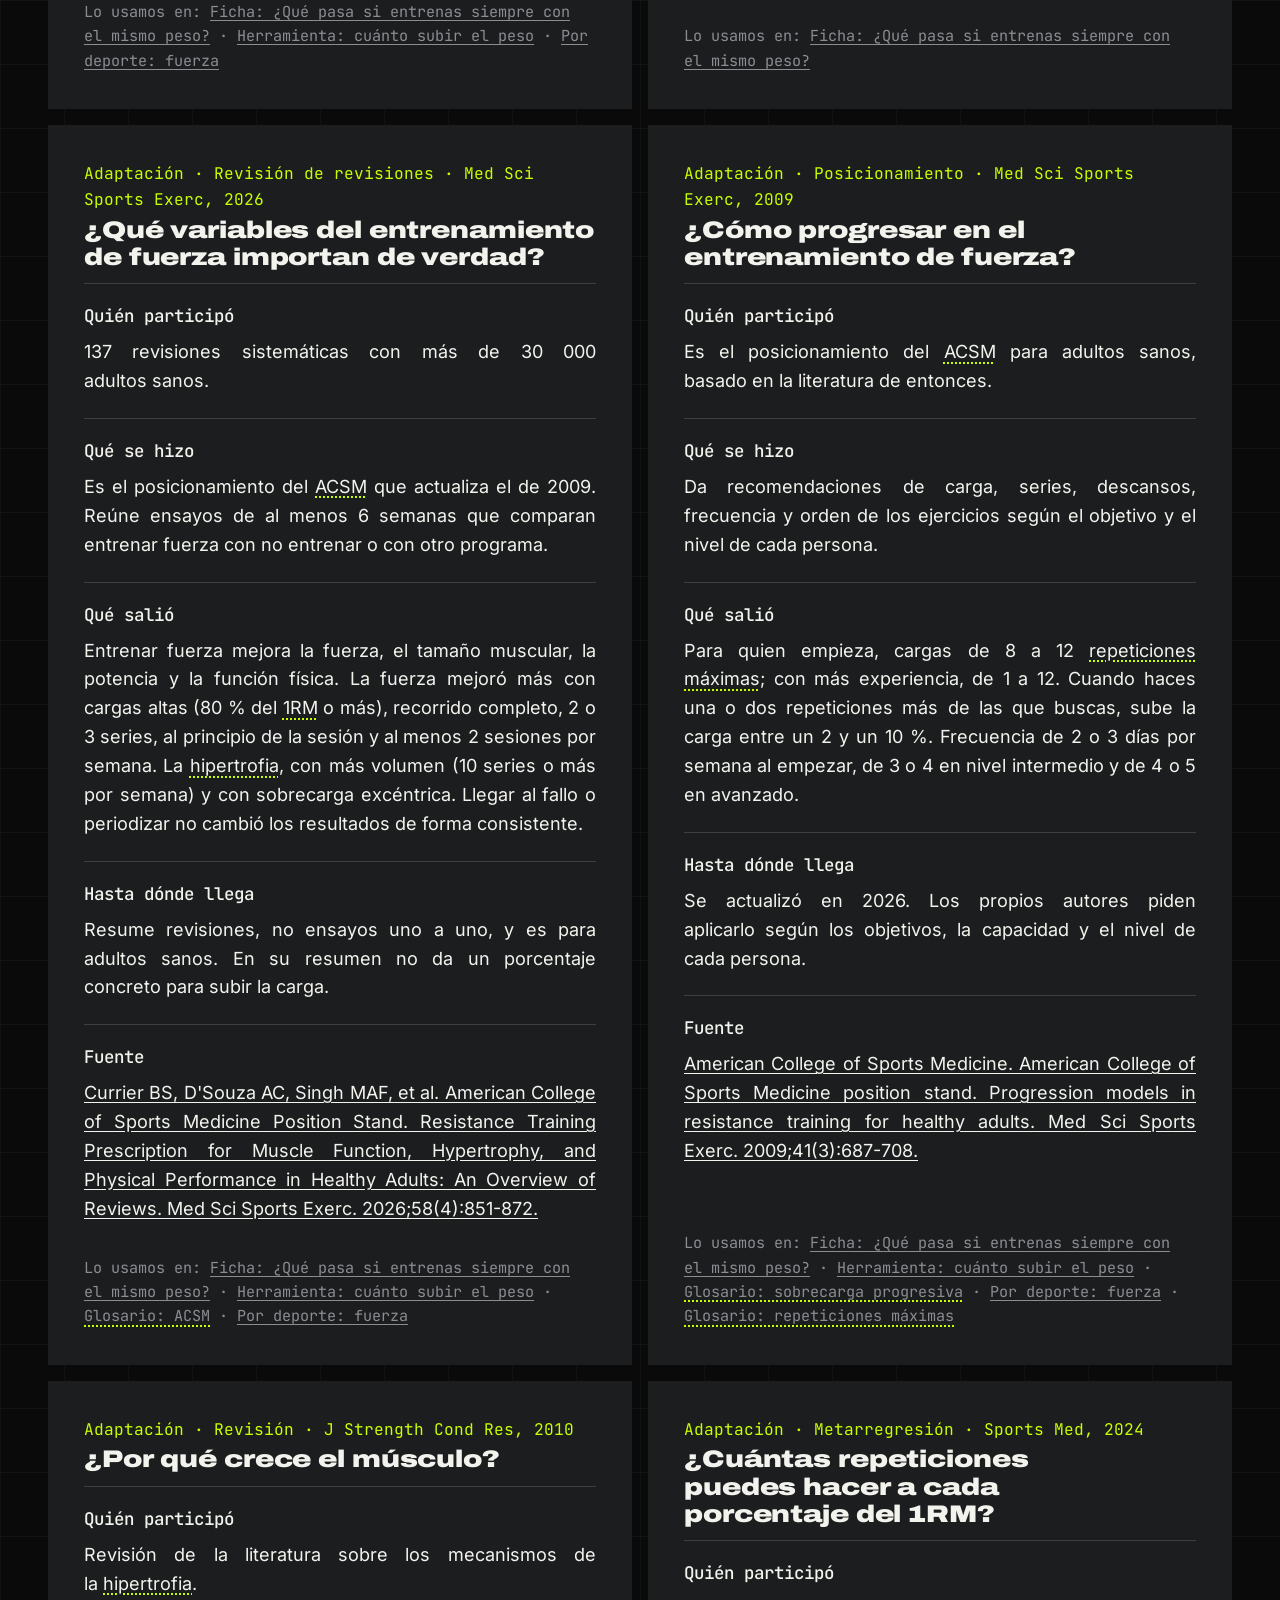
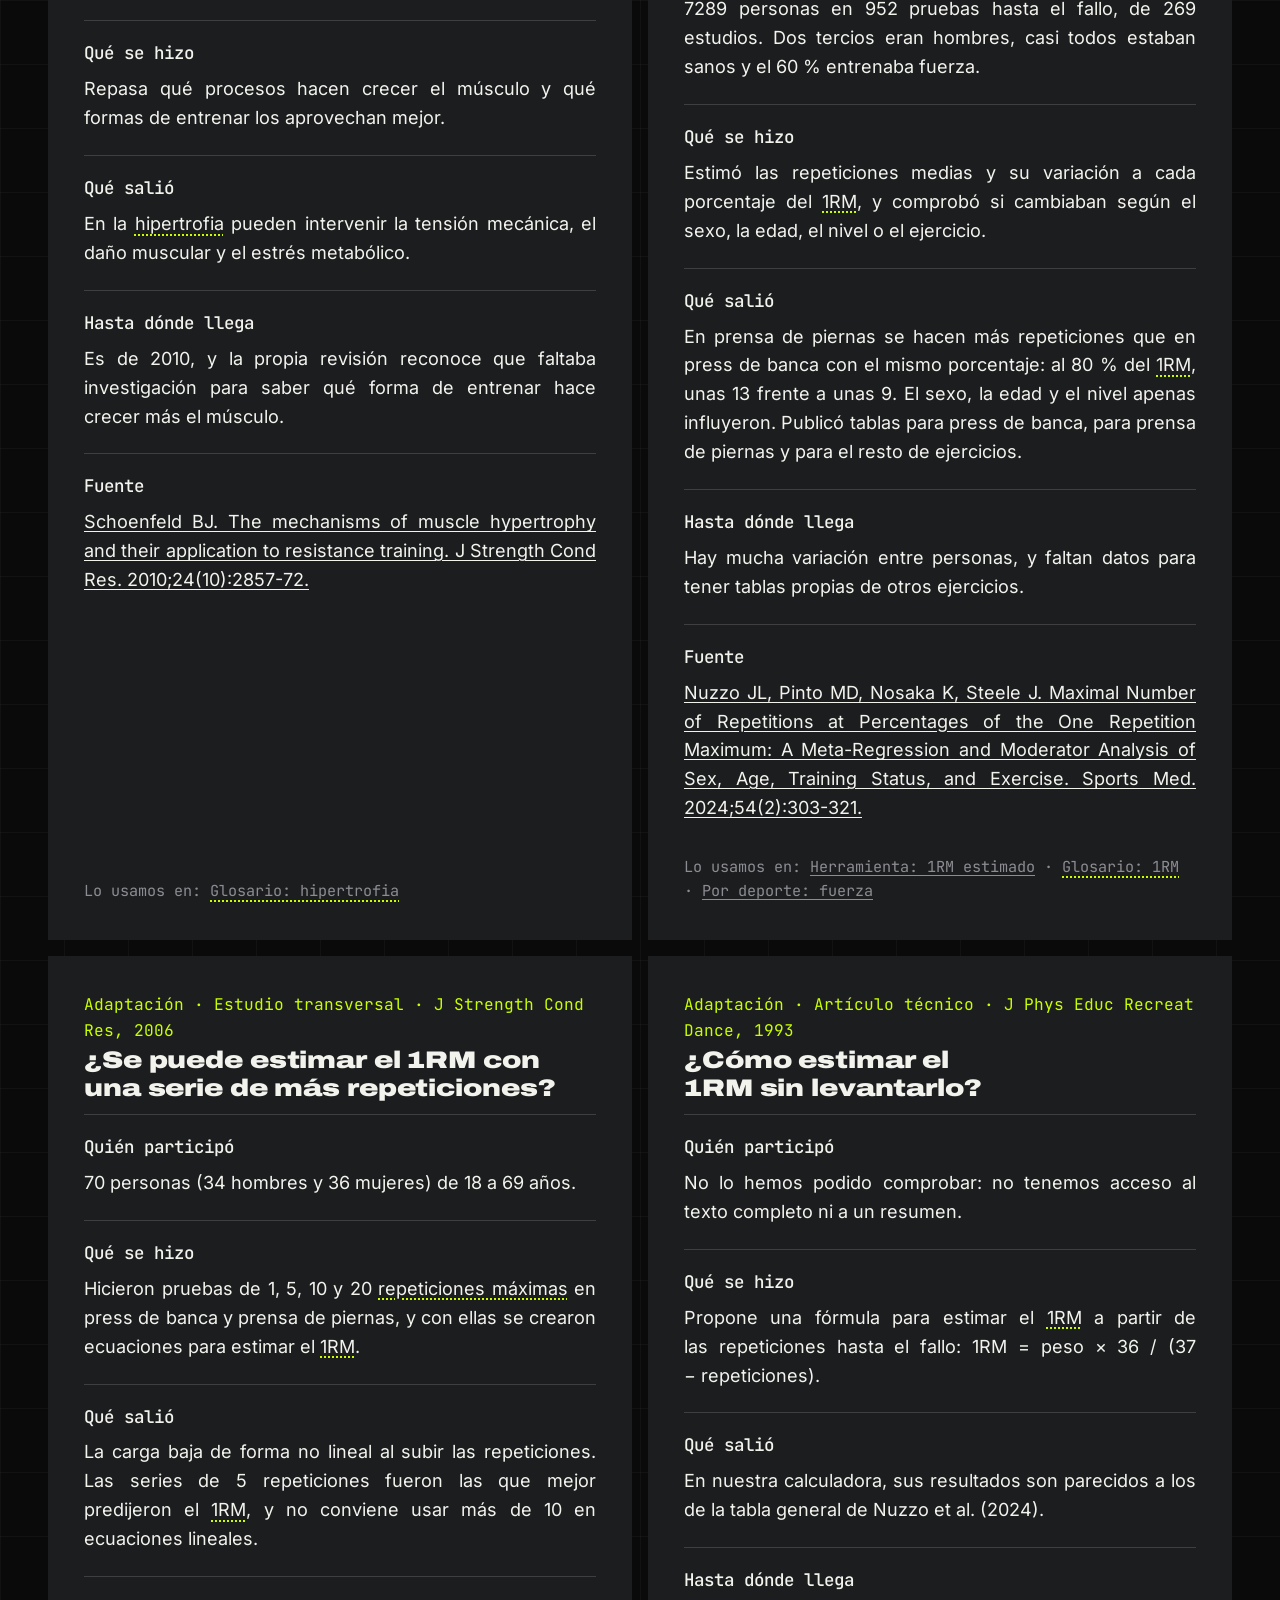
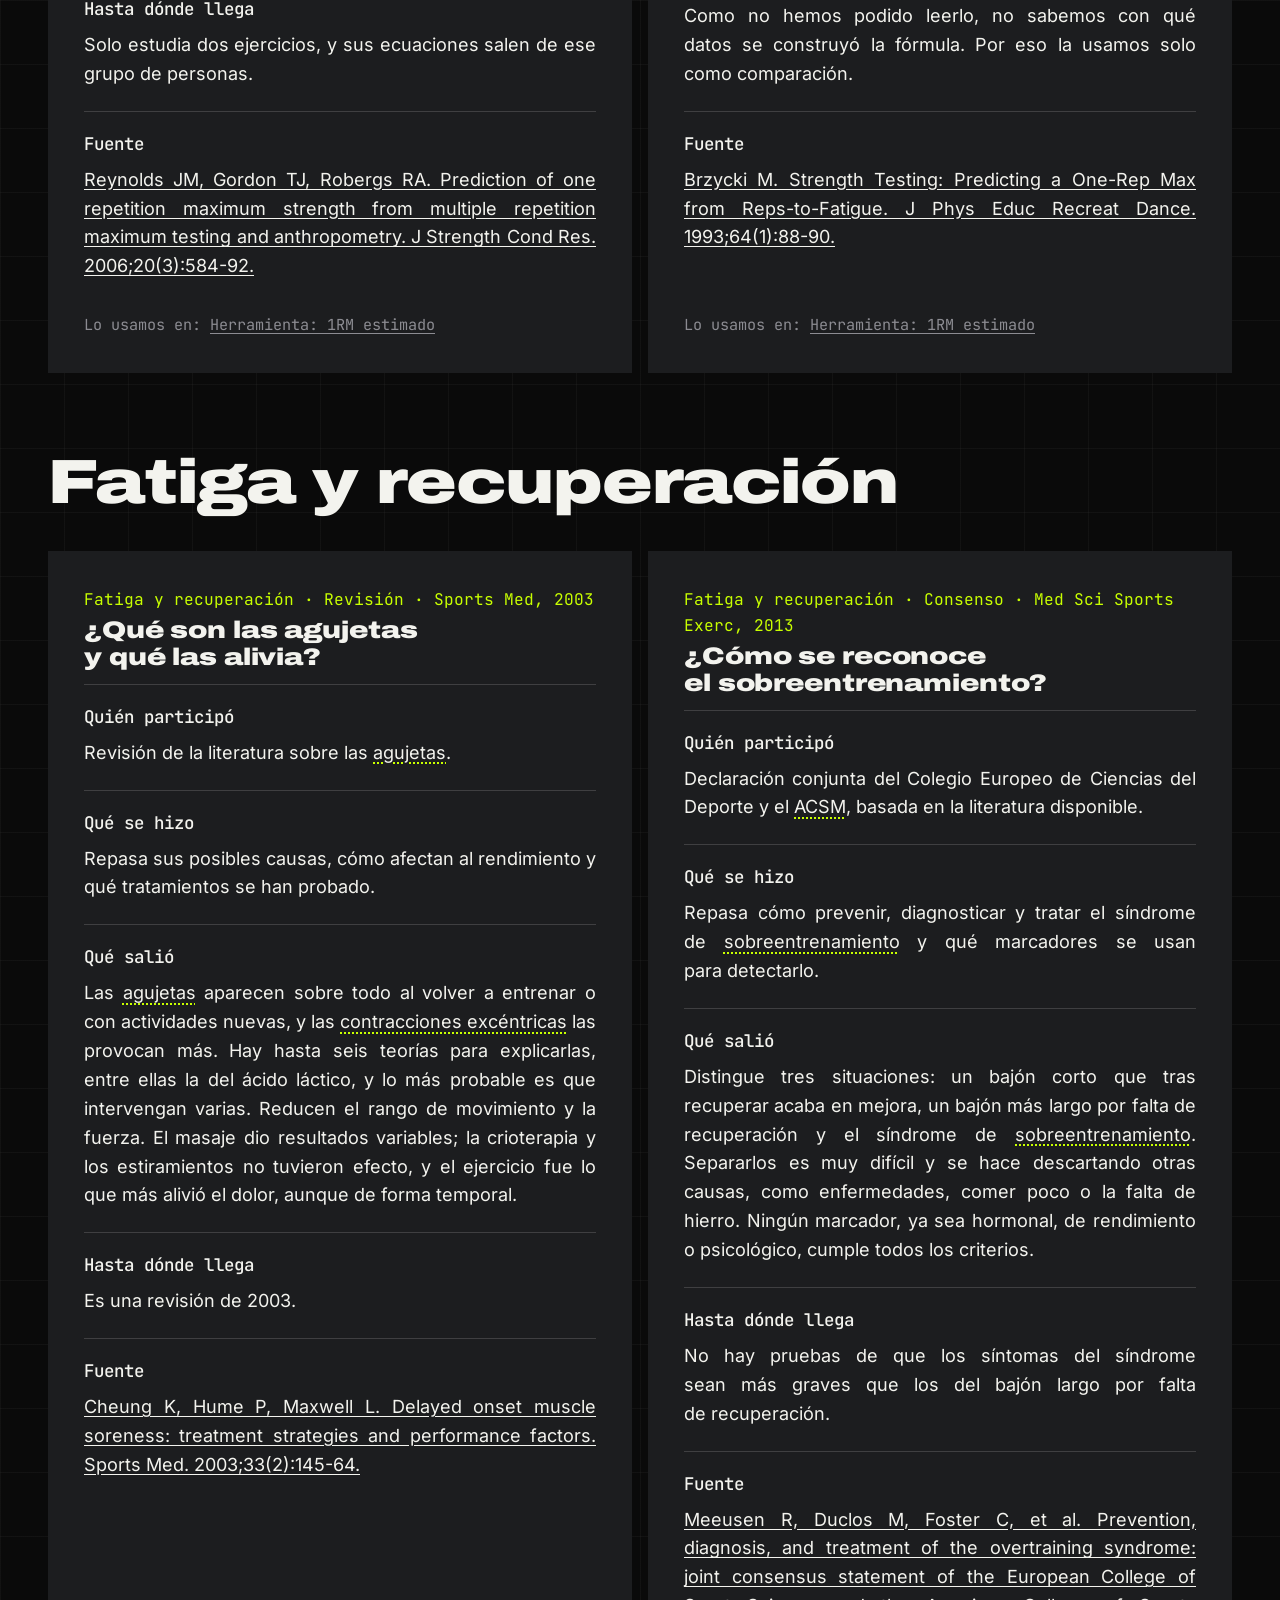
<file: estudios.html>
<!doctype html>
<html lang="es">
<head>
  <meta charset="utf-8">
  <meta name="viewport" content="width=device-width, initial-scale=1">
  <title>Estudios: Lactac</title>
  <meta name="description" content="Estudios de fisiología del rendimiento explicados en claro: quién participó, qué se hizo, qué salió y hasta dónde llega.">
  <meta name="theme-color" content="#0A0A0A">
  <link rel="icon" href="assets/logo/lactac-favicon.svg" type="image/svg+xml">
  <link rel="apple-touch-icon" href="assets/logo/lactac-favicon.png">
  <link rel="preload" as="font" type="font/woff2" href="assets/fonts/archivo-900-wdth125-latin.woff2" crossorigin>
  <link rel="stylesheet" href="styles.css?v=20261112b">
  <script>
    document.documentElement.classList.add("js");
    setTimeout(function () {
      if (!(window.__BRAND__ && window.__BRAND__.booted)) document.documentElement.classList.remove("js");
    }, 4000);
  </script>
  <script defer src="lib/gsap.min.js?v=20261105"></script>
  <script defer src="lib/ScrollTrigger.min.js?v=20261105"></script>
  <script defer src="lib/manifest.js?v=20261107"></script>
  <script defer src="main.js?v=20261107i"></script>
  <script defer src="lac.js?v=20261112b"></script>
</head>
<body>
  <a class="skip-link" href="#contenido">Saltar al contenido</a>

  <header class="nav" data-nav>
    <a class="brand" href="index.html" aria-label="Lactac, ir al inicio">
      <img src="assets/logo/lactac-logo-transparente-para-fondo-oscuro.svg" width="5801" height="2433" alt="">
    </a>
    <button class="nav-toggle" type="button" aria-expanded="false" aria-controls="menu" data-menu-toggle>Menú</button>
    <nav class="nav-links" id="menu" aria-label="Principal">
      <a href="index.html">Inicio</a>
      <a href="novedades.html">Novedades</a>
      <a href="aprende.html">Aprende</a>
      <a href="por-deporte.html">Por deporte</a>
      <a href="estudios.html" aria-current="page">Estudios</a>
      <a href="glosario.html">Glosario</a>
      <a href="herramientas.html">Herramientas</a>
      <a href="sobre.html">Sobre Lactac</a>
    </nav>
  </header>

  <main id="contenido">
    <section class="page-head wrap">
      <h1 class="page-title">Estudios</h1>
      <p class="page-intro">Los 30 estudios en los que se basa Lactac, explicados en claro: quién participó, qué se hizo, qué salió y hasta dónde llega. Están ordenados por pilar, y cada uno indica dónde lo usamos.</p>
      <svg class="chart page-curve" data-chart="load" viewBox="0 0 1000 120" aria-hidden="true" focusable="false">
        <line class="axis" x1="0" y1="112" x2="1000" y2="112"/>
        <path class="draw curve" pathLength="1" d="M0 104 C 260 102, 480 100, 620 92 C 740 84, 820 60, 880 36 S 960 10, 995 6"/>
      </svg>
      <button class="lac lac-page" type="button" data-lac="piensa" data-lac-on="chart:930,112" data-lac-cycle="saluda,pulgar,celebra,piensa,corre,curl,piensa" aria-label="Lac, la mascota de Lactac. Púlsalo para que cambie de gesto."></button>
    </section>

    <nav class="subnav wrap" aria-label="Pilares">
      <a href="#estudios-energia">Energía y motor (11)</a>
      <a href="#estudios-adaptacion">Adaptación (9)</a>
      <a href="#estudios-fatiga">Fatiga y recuperación (6)</a>
      <a href="#estudios-combustible">Combustible (4)</a>
    </nav>

    <section class="study-group wrap" id="estudios-energia">
      <h2>Energía y motor</h2>
      <div class="study-grid">
      <article class="study" id="bassett-2000">
          <img class="study-photo" src="assets/photos/bassett-2000-640.webp" srcset="assets/photos/bassett-2000-640.webp 640w, assets/photos/bassett-2000-1200.webp 1200w" sizes="(min-width: 1100px) 50vw, 100vw" width="640" height="360" alt="Dos deportistas en una prueba de esfuerzo en bicicleta, con máscaras que analizan el oxígeno que consumen." loading="lazy" decoding="async">
          <p class="ficha-meta">Energía y motor · Revisión · Med Sci Sports Exerc, 2000</p>
          <h3>¿Qué limita el VO2 máx y qué decide el rendimiento de resistencia?</h3>
          <section class="ficha-block">
            <h4>Quién participó</h4>
            <p>No es un experimento: es una revisión de estudios en personas que hacen ejercicio.</p>
          </section>
          <section class="ficha-block">
            <h4>Qué se hizo</h4>
            <p>Reúne tres líneas de evidencia: qué pasa con el <a href="glosario.html#vo2-max">VO2 máx</a> cuando se cambia el aporte de oxígeno (con dopaje sanguíneo, hipoxia o betabloqueantes), por qué sube con el entrenamiento y cuánto oxígeno puede consumir un músculo pequeño cuando le llega sangre de sobra.</p>
          </section>
          <section class="ficha-block">
            <h4>Qué salió</h4>
            <p>El <a href="glosario.html#vo2-max">VO2 máx</a> lo limita sobre todo el aporte de oxígeno al músculo, no lo que el músculo es capaz de extraer, y con el entrenamiento sube sobre todo porque aumenta el gasto cardíaco máximo. Marca el techo del rendimiento, pero también cuentan la <a href="glosario.html#economia-de-carrera">economía</a> y la parte del VO2 máx que puedes mantener. La velocidad en el <a href="glosario.html#umbral-de-lactato">umbral de lactato</a> reúne las tres cosas y es el mejor predictor fisiológico en carrera de fondo.</p>
          </section>
          <section class="ficha-block">
            <h4>Hasta dónde llega</h4>
            <p>Es una revisión del año 2000, centrada sobre todo en carrera de fondo.</p>
          </section>
          <section class="ficha-block">
            <h4>Fuente</h4>
            <p><a href="https://pubmed.ncbi.nlm.nih.gov/10647532/">Bassett DR, Howley ET. Limiting factors for maximum oxygen uptake and determinants of endurance performance. Med Sci Sports Exerc. 2000;32(1):70-84.</a></p>
          </section>
          <p class="study-uses">Lo usamos en: <a href="aprende.html#vo2-max-todo">Ficha: ¿El VO2 máx lo es todo?</a> · <a href="glosario.html#vo2-max">Glosario: VO2 máx</a> · <a href="por-deporte.html#running">Por deporte: running</a></p>
      </article>
      <article class="study" id="joyner-2008">
          <p class="ficha-meta">Energía y motor · Revisión · J Physiol, 2008</p>
          <h3>¿Qué hace a un campeón de resistencia?</h3>
          <section class="ficha-block">
            <h4>Quién participó</h4>
            <p>Revisión sobre deportistas de élite y marcas récord.</p>
          </section>
          <section class="ficha-block">
            <h4>Qué se hizo</h4>
            <p>Analiza cómo se combinan tres factores: el <a href="glosario.html#vo2-max">VO2 máx</a>, el <a href="glosario.html#umbral-de-lactato">umbral de lactato</a> y la eficiencia, es decir, el oxígeno que cuesta ir a una velocidad o potencia.</p>
          </section>
          <section class="ficha-block">
            <h4>Qué salió</h4>
            <p>El <a href="glosario.html#vo2-max">VO2 máx</a> y el umbral marcan el consumo de oxígeno que puedes sostener, y la eficiencia decide qué velocidad o potencia te da ese oxígeno.</p>
          </section>
          <section class="ficha-block">
            <h4>Hasta dónde llega</h4>
            <p>Se sabe menos de la eficiencia que de los otros dos factores, y poco de la genética. Los autores recuerdan que la motivación y otros factores sociales también influyen en quién llega a campeón.</p>
          </section>
          <section class="ficha-block">
            <h4>Fuente</h4>
            <p><a href="https://pubmed.ncbi.nlm.nih.gov/17901124/">Joyner MJ, Coyle EF. Endurance exercise performance: the physiology of champions. J Physiol. 2008;586(1):35-44.</a></p>
          </section>
          <p class="study-uses">Lo usamos en: <a href="aprende.html#vo2-max-todo">Ficha: ¿El VO2 máx lo es todo?</a> · <a href="por-deporte.html#running">Por deporte: running</a></p>
      </article>
      <article class="study" id="saunders-2004">
          <p class="ficha-meta">Energía y motor · Revisión · Sports Med, 2004</p>
          <h3>¿Qué es la economía de carrera y de qué depende?</h3>
          <section class="ficha-block">
            <h4>Quién participó</h4>
            <p>Revisión sobre corredores de fondo entrenados y de élite.</p>
          </section>
          <section class="ficha-block">
            <h4>Qué se hizo</h4>
            <p>Repasa cómo se define y se mide la <a href="glosario.html#economia-de-carrera">economía de carrera</a>, es decir, la energía que cuesta correr a una velocidad, y qué factores la cambian.</p>
          </section>
          <section class="ficha-block">
            <h4>Qué salió</h4>
            <p>En corredores de élite con un <a href="glosario.html#vo2-max">VO2 máx</a> parecido, la <a href="glosario.html#economia-de-carrera">economía</a> predice mejor el rendimiento que el VO2 máx. Influyen las adaptaciones del músculo, como tener más mitocondrias, su capacidad de aprovechar la energía elástica y una técnica que desperdicie menos energía. El entrenamiento de fuerza y la altitud son dos de las vías estudiadas para mejorarla.</p>
          </section>
          <section class="ficha-block">
            <h4>Hasta dónde llega</h4>
            <p>Habla de corredores entrenados o de élite, y la <a href="glosario.html#economia-de-carrera">economía</a> se suele medir en cinta, que no es igual que correr en la calle.</p>
          </section>
          <section class="ficha-block">
            <h4>Fuente</h4>
            <p><a href="https://pubmed.ncbi.nlm.nih.gov/15233599/">Saunders PU, Pyne DB, Telford RD, Hawley JA. Factors affecting running economy in trained distance runners. Sports Med. 2004;34(7):465-85.</a></p>
          </section>
          <p class="study-uses">Lo usamos en: <a href="aprende.html#vo2-max-todo">Ficha: ¿El VO2 máx lo es todo?</a> · <a href="por-deporte.html#running">Por deporte: running</a> · <a href="glosario.html#economia-de-carrera">Glosario: economía de carrera</a></p>
      </article>
      <article class="study" id="bacon-2013">
          <p class="ficha-meta">Energía y motor · Metaanálisis · PLoS One, 2013</p>
          <h3>¿Cuánto sube el VO2 máx con entrenamiento interválico?</h3>
          <section class="ficha-block">
            <h4>Quién participó</h4>
            <p>334 personas (120 mujeres) sedentarias o poco activas y menores de 45 años, de 37 estudios.</p>
          </section>
          <section class="ficha-block">
            <h4>Qué se hizo</h4>
            <p>Reúne estudios de 6 a 13 semanas, con al menos 3 días por semana de <a href="glosario.html#entrenamiento-intervalico">entrenamiento interválico</a>, solo o combinado con continuo.</p>
          </section>
          <section class="ficha-block">
            <h4>Qué salió</h4>
            <p>El <a href="glosario.html#vo2-max">VO2 máx</a> subió una media de 0,51 litros por minuto. En los estudios con intervalos más largos subió más, entre 0,8 y 0,9 litros por minuto, y respondieron todos los participantes.</p>
          </section>
          <section class="ficha-block">
            <h4>Hasta dónde llega</h4>
            <p>Los estudios eran bastante distintos entre sí, y solo incluye gente joven sedentaria o poco activa.</p>
          </section>
          <section class="ficha-block">
            <h4>Fuente</h4>
            <p><a href="https://pubmed.ncbi.nlm.nih.gov/24066036/">Bacon AP, Carter RE, Ogle EA, Joyner MJ. VO2max trainability and high intensity interval training in humans: a meta-analysis. PLoS One. 2013;8(9):e73182.</a></p>
          </section>
          <p class="study-uses">Lo usamos en: <a href="aprende.html#vo2-max-todo">Ficha: ¿El VO2 máx lo es todo?</a> · <a href="por-deporte.html#running">Por deporte: running</a> · <a href="glosario.html#entrenamiento-intervalico">Glosario: entrenamiento interválico</a></p>
      </article>
      <article class="study" id="brooks-2018">
          <p class="ficha-meta">Energía y motor · Revisión · Cell Metab, 2018</p>
          <h3>¿El lactato es un desecho?</h3>
          <section class="ficha-block">
            <h4>Quién participó</h4>
            <p>Revisión de estudios históricos y recientes sobre el <a href="glosario.html#lactato">lactato</a>.</p>
          </section>
          <section class="ficha-block">
            <h4>Qué se hizo</h4>
            <p>Explica la teoría de la lanzadera de lactato: cómo pasa de las células que lo producen a las que lo usan.</p>
          </section>
          <section class="ficha-block">
            <h4>Qué salió</h4>
            <p>El <a href="glosario.html#lactato">lactato</a> se forma continuamente, también cuando hay oxígeno. Sirve como fuente de energía, para fabricar glucosa y como señal entre células. En medicina empieza a verse más como una señal de esfuerzo que de daño.</p>
          </section>
          <section class="ficha-block">
            <h4>Hasta dónde llega</h4>
            <p>Es la revisión de un solo autor.</p>
          </section>
          <section class="ficha-block">
            <h4>Fuente</h4>
            <p><a href="https://pubmed.ncbi.nlm.nih.gov/29617642/">Brooks GA. The Science and Translation of Lactate Shuttle Theory. Cell Metab. 2018;27(4):757-785.</a></p>
          </section>
          <p class="study-uses">Lo usamos en: <a href="glosario.html#lactato">Glosario: lactato</a></p>
      </article>
      <article class="study" id="hargreaves-2020">
          <p class="ficha-meta">Energía y motor · Revisión · Nat Metab, 2020</p>
          <h3>¿De dónde sale la energía cuando haces ejercicio?</h3>
          <section class="ficha-block">
            <h4>Quién participó</h4>
            <p>Revisión sobre el metabolismo del músculo durante el ejercicio.</p>
          </section>
          <section class="ficha-block">
            <h4>Qué se hizo</h4>
            <p>Describe cómo el músculo repone el <a href="glosario.html#atp">ATP</a> y qué hace que el ritmo de reposición se ajuste a lo que pide el esfuerzo.</p>
          </section>
          <section class="ficha-block">
            <h4>Qué salió</h4>
            <p>El músculo guarda poco <a href="glosario.html#atp">ATP</a>, así que lo repone con la fosfocreatina y el <a href="glosario.html#glucogeno">glucógeno</a> sin necesitar oxígeno, y con hidratos y grasas por la vía oxidativa. Cuánto aporta cada vía depende sobre todo de la intensidad y la duración. En la mayoría de pruebas olímpicas, los hidratos son el combustible principal.</p>
          </section>
          <section class="ficha-block">
            <h4>Hasta dónde llega</h4>
            <p>Está pensada sobre todo para el deporte de competición.</p>
          </section>
          <section class="ficha-block">
            <h4>Fuente</h4>
            <p><a href="https://pubmed.ncbi.nlm.nih.gov/32747792/">Hargreaves M, Spriet LL. Skeletal muscle energy metabolism during exercise. Nat Metab. 2020;2(9):817-828.</a></p>
          </section>
          <p class="study-uses">Lo usamos en: <a href="glosario.html#sistemas-energeticos">Glosario: sistemas energéticos</a> · <a href="glosario.html#atp">Glosario: ATP</a></p>
      </article>
      <article class="study" id="faude-2009">
          <p class="ficha-meta">Energía y motor · Revisión · Sports Med, 2009</p>
          <h3>¿Son válidos los umbrales de lactato?</h3>
          <section class="ficha-block">
            <h4>Quién participó</h4>
            <p>Revisión de los conceptos de umbral publicados en casi 50 años.</p>
          </section>
          <section class="ficha-block">
            <h4>Qué se hizo</h4>
            <p>Reúne 25 formas de calcular el umbral, las agrupa en tres categorías y las ordena en un modelo con dos puntos: cuando el <a href="glosario.html#lactato">lactato</a> empieza a subir y la intensidad más alta a la que se mantiene estable.</p>
          </section>
          <section class="ficha-block">
            <h4>Qué salió</h4>
            <p>La gran mayoría de los 32 estudios que lo analizaron encontraron una relación fuerte entre el <a href="glosario.html#umbral-de-lactato">umbral</a> y el rendimiento de resistencia, sobre todo en carrera. Algunos umbrales permiten estimar ese segundo punto de equilibrio.</p>
          </section>
          <section class="ficha-block">
            <h4>Hasta dónde llega</h4>
            <p>Casi nunca se informa de cuánto varía de una persona a otra la diferencia entre cada umbral y ese punto de equilibrio.</p>
          </section>
          <section class="ficha-block">
            <h4>Fuente</h4>
            <p><a href="https://pubmed.ncbi.nlm.nih.gov/19453206/">Faude O, Kindermann W, Meyer T. Lactate threshold concepts: how valid are they? Sports Med. 2009;39(6):469-90.</a></p>
          </section>
          <p class="study-uses">Lo usamos en: <a href="glosario.html#umbral-de-lactato">Glosario: umbral de lactato</a> · <a href="glosario.html#zonas-de-entrenamiento">Glosario: zonas de entrenamiento</a> · <a href="por-deporte.html#running">Por deporte: running</a> · <a href="glosario.html#maximo-estado-estable">Glosario: máximo estado estable de lactato</a></p>
      </article>
      <article class="study" id="tanaka-2001">
          <p class="ficha-meta">Energía y motor · Metaanálisis y estudio de laboratorio · J Am Coll Cardiol, 2001</p>
          <h3>¿Sirve la fórmula de 220 − edad?</h3>
          <section class="ficha-block">
            <h4>Quién participó</h4>
            <p>18 712 personas de 351 estudios, y otras 514 personas sanas medidas en el laboratorio.</p>
          </section>
          <section class="ficha-block">
            <h4>Qué se hizo</h4>
            <p>Calculó una fórmula para estimar la <a href="glosario.html#fc-max">frecuencia cardíaca máxima</a> con los datos de los estudios y la comprobó en el laboratorio.</p>
          </section>
          <section class="ficha-block">
            <h4>Qué salió</h4>
            <p>La <a href="glosario.html#fc-max">FC máx</a> se estima con 208 − 0,7 × edad, y en el laboratorio salió casi igual. No dependía del sexo ni del nivel de actividad. La fórmula de 220 − edad la subestima en personas mayores.</p>
          </section>
          <section class="ficha-block">
            <h4>Hasta dónde llega</h4>
            <p>Son medias de grupo en adultos sanos: a una persona concreta le puede salir distinta.</p>
          </section>
          <section class="ficha-block">
            <h4>Fuente</h4>
            <p><a href="https://pubmed.ncbi.nlm.nih.gov/11153730/">Tanaka H, Monahan KD, Seals DR. Age-predicted maximal heart rate revisited. J Am Coll Cardiol. 2001;37(1):153-6.</a></p>
          </section>
          <p class="study-uses">Lo usamos en: <a href="herramientas.html#zonas">Herramienta: zonas por frecuencia cardíaca</a> · <a href="herramientas.html#fc-max">Herramienta: frecuencia cardíaca máxima</a> · <a href="glosario.html#fc-max">Glosario: frecuencia cardíaca máxima</a></p>
      </article>
      <article class="study" id="nes-2013">
          <p class="ficha-meta">Energía y motor · Estudio transversal · Scand J Med Sci Sports, 2013</p>
          <h3>¿Cómo baja la frecuencia cardíaca máxima con la edad?</h3>
          <section class="ficha-block">
            <h4>Quién participó</h4>
            <p>3320 adultos sanos noruegos que hicieron una prueba de esfuerzo en la que se comprobó que llegaban al máximo.</p>
          </section>
          <section class="ficha-block">
            <h4>Qué se hizo</h4>
            <p>Relacionó su <a href="glosario.html#fc-max">frecuencia cardíaca máxima</a> con la edad y comprobó si cambiaba según el sexo, el peso, la actividad física o el <a href="glosario.html#vo2-max">VO2 máx</a>.</p>
          </section>
          <section class="ficha-block">
            <h4>Qué salió</h4>
            <p>La <a href="glosario.html#fc-max">FC máx</a> se explicó con 211 − 0,64 × edad, con un error típico de 10,8 latidos por minuto. No cambiaba según el sexo, la actividad, el <a href="glosario.html#vo2-max">VO2 máx</a> ni el índice de masa corporal. Las fórmulas anteriores la subestimaban a partir de los 30 años.</p>
          </section>
          <section class="ficha-block">
            <h4>Hasta dónde llega</h4>
            <p>Es población noruega, y el error de unos 11 latidos por minuto hay que tenerlo en cuenta.</p>
          </section>
          <section class="ficha-block">
            <h4>Fuente</h4>
            <p><a href="https://pubmed.ncbi.nlm.nih.gov/22376273/">Nes BM, Janszky I, Wisløff U, Støylen A, Karlsen T. Age-predicted maximal heart rate in healthy subjects: The HUNT fitness study. Scand J Med Sci Sports. 2013;23(6):697-704.</a></p>
          </section>
          <p class="study-uses">Lo usamos en: <a href="herramientas.html#fc-max">Herramienta: frecuencia cardíaca máxima</a> · <a href="glosario.html#fc-max">Glosario: frecuencia cardíaca máxima</a> · <a href="por-deporte.html#running">Por deporte: running</a></p>
      </article>
      <article class="study" id="garber-2011">
          <p class="ficha-meta">Energía y motor · Posicionamiento · Med Sci Sports Exerc, 2011</p>
          <h3>¿Cuánto ejercicio, y a qué intensidad, necesita un adulto sano?</h3>
          <section class="ficha-block">
            <h4>Quién participó</h4>
            <p>Es un posicionamiento: un grupo de expertos del <a href="glosario.html#acsm">ACSM</a> revisa la evidencia sobre ejercicio en adultos sanos de todas las edades.</p>
          </section>
          <section class="ficha-block">
            <h4>Qué se hizo</h4>
            <p>Da recomendaciones de ejercicio cardiorrespiratorio, de fuerza, de flexibilidad y neuromotor, y una tabla que clasifica la intensidad según el porcentaje de la <a href="glosario.html#fc-max">frecuencia cardíaca máxima</a>, de la <a href="glosario.html#fc-reserva">frecuencia cardíaca de reserva</a> o del <a href="glosario.html#vo2-max">VO2 máx</a>.</p>
          </section>
          <section class="ficha-block">
            <h4>Qué salió</h4>
            <p>Recomienda al menos 150 minutos semanales de ejercicio moderado, 75 de vigoroso o una combinación, además de fuerza 2 o 3 días por semana. Su tabla clasifica la intensidad en cinco niveles: muy ligera (menos del 57 % de la <a href="glosario.html#fc-max">FC máx</a>), ligera (57–63 %), moderada (64–76 %), vigorosa (77–95 %) y casi máxima o máxima (96 % o más).</p>
          </section>
          <section class="ficha-block">
            <h4>Hasta dónde llega</h4>
            <p>Está pensado para la salud de adultos sanos, no para planificar a deportistas. No hemos podido leer el texto completo: las cifras de la tabla las hemos comprobado en tres artículos que la citan.</p>
          </section>
          <section class="ficha-block">
            <h4>Fuente</h4>
            <p><a href="https://pubmed.ncbi.nlm.nih.gov/21694556/">Garber CE, Blissmer B, Deschenes MR, Franklin BA, Lamonte MJ, Lee IM, Nieman DC, Swain DP. American College of Sports Medicine position stand. Quantity and quality of exercise for developing and maintaining cardiorespiratory, musculoskeletal, and neuromotor fitness in apparently healthy adults: guidance for prescribing exercise. Med Sci Sports Exerc. 2011;43(7):1334-59.</a></p>
          </section>
          <p class="study-uses">Lo usamos en: <a href="herramientas.html#zonas">Herramienta: zonas por frecuencia cardíaca</a> · <a href="glosario.html#fc-reserva">Glosario: frecuencia cardíaca de reserva</a> · <a href="glosario.html#zonas-de-entrenamiento">Glosario: zonas de entrenamiento</a></p>
      </article>
      <article class="study" id="iannetta-2020">
          <img class="study-photo" src="assets/photos/iannetta-2020-640.webp" srcset="assets/photos/iannetta-2020-640.webp 640w, assets/photos/iannetta-2020-1200.webp 1200w" sizes="(min-width: 1100px) 50vw, 100vw" width="640" height="360" alt="Tableta con los datos de una prueba de esfuerzo: frecuencia cardíaca, ventilación y VO2." loading="lazy" decoding="async">
          <p class="ficha-meta">Energía y motor · Estudio de laboratorio · Med Sci Sports Exerc, 2020</p>
          <h3>¿Los porcentajes fijos de la FC máx marcan bien las zonas de cada persona?</h3>
          <section class="ficha-block">
            <h4>Quién participó</h4>
            <p>100 personas: 46 mujeres y 54 hombres.</p>
          </section>
          <section class="ficha-block">
            <h4>Qué se hizo</h4>
            <p>Midieron en laboratorio su <a href="glosario.html#vo2-max">VO2 máx</a>, su <a href="glosario.html#fc-max">FC máx</a> y su <a href="glosario.html#umbral-de-lactato">umbral de lactato</a>, y con pruebas de 30 minutos el <a href="glosario.html#maximo-estado-estable">máximo estado estable de lactato</a>. Luego compararon esos límites reales con los porcentajes fijos que se usan para prescribir ejercicio.</p>
          </section>
          <section class="ficha-block">
            <h4>Qué salió</h4>
            <p>El <a href="glosario.html#umbral-de-lactato">umbral de lactato</a> apareció entre el 60 y el 90 % de la <a href="glosario.html#fc-max">FC máx</a> según la persona, y el <a href="glosario.html#maximo-estado-estable">máximo estado estable</a> entre el 75 y el 97 %. En las mujeres aparecían a un porcentaje más alto que en los hombres. Conclusión: los porcentajes fijos encajan mal con las zonas reales de cada uno.</p>
          </section>
          <section class="ficha-block">
            <h4>Hasta dónde llega</h4>
            <p>Es un estudio en laboratorio que muestra el problema, pero no propone un método sencillo para medir tus umbrales fuera de él. No dice si las personas eran deportistas.</p>
          </section>
          <section class="ficha-block">
            <h4>Fuente</h4>
            <p><a href="https://pubmed.ncbi.nlm.nih.gov/31479001/">Iannetta D, Inglis EC, Mattu AT, Fontana FY, Pogliaghi S, Keir DA, Murias JM. A Critical Evaluation of Current Methods for Exercise Prescription in Women and Men. Med Sci Sports Exerc. 2020;52(2):466-473.</a></p>
          </section>
          <p class="study-uses">Lo usamos en: <a href="herramientas.html#zonas">Herramienta: zonas por frecuencia cardíaca</a> · <a href="glosario.html#zonas-de-entrenamiento">Glosario: zonas de entrenamiento</a> · <a href="por-deporte.html#running">Por deporte: running</a></p>
      </article>
      </div>
    </section>

    <section class="study-group wrap" id="estudios-adaptacion">
      <h2>Adaptación</h2>
      <div class="study-grid">
      <article class="ficha study-featured" id="kassiano-2026">
        <div class="ficha-text">
          <p class="ficha-meta">Adaptación · Ensayo aleatorizado · Med Sci Sports Exerc, 2026</p>
          <h3>¿Crece más el músculo si subes el peso?</h3>
          <section class="ficha-block">
            <h4>Quién participó</h4>
            <p>55 mujeres jóvenes que no entrenaban. Cada brazo se asignó al azar a un grupo: 37 brazos fueron subiendo el peso, 32 mantuvieron el mismo y 41 no entrenaron.</p>
          </section>
          <section class="ficha-block">
            <h4>Qué se hizo</h4>
            <p>Extensión de codo con un solo brazo: 3 series de 8 a 12 repeticiones, 3 días por semana, durante 8 semanas. Un grupo subía el peso cada vez que llegaba al tope de repeticiones. El otro mantuvo el mismo peso y las mismas repeticiones. El grosor del tríceps se midió con ecografía.</p>
          </section>
          <section class="ficha-block">
            <h4>Qué salió</h4>
            <p>Los dos grupos que entrenaron crecieron más que el que no entrenó, y subir el peso dio más crecimiento que mantenerlo.</p>
          </section>
          <section class="ficha-block">
            <h4>Hasta dónde llega</h4>
            <p>Son 8 semanas, en mujeres jóvenes sin experiencia, con un solo ejercicio y midiendo solo el tríceps. Los autores dejan abierto si entrenar sin subir la carga sigue funcionando en periodos más largos.</p>
          </section>
          <section class="ficha-block">
            <h4>Fuente</h4>
            <p><a href="https://doi.org/10.1249/MSS.0000000000003968">Kassiano et al., 2026.</a> Progressive Overload Affects the Magnitude of Muscle Hypertrophy. Med Sci Sports Exerc, 58(7), 1556-1565.</p>
          </section>
          <p class="study-uses">Lo usamos en: <a href="aprende.html#mismo-peso">Ficha: ¿Qué pasa si entrenas siempre con el mismo peso?</a> · <a href="herramientas.html#cuanto-subir">Herramienta: cuánto subir el peso</a></p>
          <a class="btn ficha-btn" href="aprende.html#mismo-peso-aplicar">Cómo aplicarlo</a>
        </div>
        <figure class="bars" data-bars>
          <figcaption>Crecimiento del tríceps en 8 semanas</figcaption>
          <div class="bar-row">
            <span class="bar-label">Sin entrenar</span>
            <span class="bar-track"><span class="bar" style="--v:7.9%"></span></span>
            <span class="bar-value">1,8 %</span>
          </div>
          <div class="bar-row">
            <span class="bar-label">Mismo peso</span>
            <span class="bar-track"><span class="bar" style="--v:50.7%"></span></span>
            <span class="bar-value">11,6 %</span>
          </div>
          <div class="bar-row is-key">
            <span class="bar-label">Subiendo peso</span>
            <span class="bar-track"><span class="bar" style="--v:100%"></span></span>
            <span class="bar-value">22,9 %</span>
          </div>
          <p class="bars-source">Fuente: <a href="https://doi.org/10.1249/MSS.0000000000003968">Kassiano et al., 2026</a></p>
        </figure>
      </article>
      <article class="study" id="plotkin-2022">
          <p class="ficha-meta">Adaptación · Ensayo aleatorizado · PeerJ, 2022</p>
          <h3>¿Progresar sumando repeticiones funciona igual que subir el peso?</h3>
          <section class="ficha-block">
            <h4>Quién participó</h4>
            <p>43 personas (27 hombres y 16 mujeres) con al menos un año entrenando piernas.</p>
          </section>
          <section class="ficha-block">
            <h4>Qué se hizo</h4>
            <p>Durante 8 semanas, 2 días por semana, hicieron 4 series de 4 ejercicios de pierna. Un grupo subía el peso manteniendo las repeticiones y otro sumaba repeticiones con el mismo peso. Se midieron la fuerza (<a href="glosario.html#1rm">1RM</a> en sentadilla en multipower), la resistencia, el salto y el grosor del músculo.</p>
          </section>
          <section class="ficha-block">
            <h4>Qué salió</h4>
            <p>Los resultados fueron parecidos. El recto femoral creció algo más sumando repeticiones y la fuerza subió algo más subiendo peso, pero con diferencias de dudosa importancia práctica.</p>
          </section>
          <section class="ficha-block">
            <h4>Hasta dónde llega</h4>
            <p>Son 8 semanas, solo tren inferior y gente que ya entrenaba.</p>
          </section>
          <section class="ficha-block">
            <h4>Fuente</h4>
            <p><a href="https://pubmed.ncbi.nlm.nih.gov/36199287/">Plotkin D, Coleman M, Van Every D, et al. Progressive overload without progressing load? The effects of load or repetition progression on muscular adaptations. PeerJ. 2022;10:e14142.</a></p>
          </section>
          <p class="study-uses">Lo usamos en: <a href="aprende.html#mismo-peso">Ficha: ¿Qué pasa si entrenas siempre con el mismo peso?</a> · <a href="herramientas.html#cuanto-subir">Herramienta: cuánto subir el peso</a> · <a href="por-deporte.html#fuerza">Por deporte: fuerza</a></p>
      </article>
      <article class="study" id="chaves-2024">
          <p class="ficha-meta">Adaptación · Ensayo aleatorizado · Int J Sports Med, 2024</p>
          <h3>¿Subir peso o sumar repeticiones cuando empiezas a entrenar?</h3>
          <section class="ficha-block">
            <h4>Quién participó</h4>
            <p>39 jóvenes que no entrenaban (20 hombres y 19 mujeres). Cada pierna se asignó al azar a una forma de progresar.</p>
          </section>
          <section class="ficha-block">
            <h4>Qué se hizo</h4>
            <p>Durante 10 semanas, una pierna progresaba subiendo el peso y la otra sumando repeticiones. Se midió el <a href="glosario.html#1rm">1RM</a> en extensión de cuádriceps y el área del vasto lateral con ecografía.</p>
          </section>
          <section class="ficha-block">
            <h4>Qué salió</h4>
            <p>Las dos piernas ganaron fuerza y músculo, sin diferencias entre ellas: el <a href="glosario.html#1rm">1RM</a> pasó de unos 53 a 69 kg subiendo peso, y de unos 52 a 67 kg sumando repeticiones.</p>
          </section>
          <section class="ficha-block">
            <h4>Hasta dónde llega</h4>
            <p>Son 10 semanas, en gente que empezaba y con un solo ejercicio para medir la fuerza.</p>
          </section>
          <section class="ficha-block">
            <h4>Fuente</h4>
            <p><a href="https://pubmed.ncbi.nlm.nih.gov/38286426/">Chaves TS, Scarpelli MC, Bergamasco JGA, et al. Effects of Resistance Training Overload Progression Protocols on Strength and Muscle Mass. Int J Sports Med. 2024;45(7):504-510.</a></p>
          </section>
          <p class="study-uses">Lo usamos en: <a href="aprende.html#mismo-peso">Ficha: ¿Qué pasa si entrenas siempre con el mismo peso?</a></p>
      </article>
      <article class="study" id="currier-2026">
          <p class="ficha-meta">Adaptación · Revisión de revisiones · Med Sci Sports Exerc, 2026</p>
          <h3>¿Qué variables del entrenamiento de fuerza importan de verdad?</h3>
          <section class="ficha-block">
            <h4>Quién participó</h4>
            <p>137 revisiones sistemáticas con más de 30 000 adultos sanos.</p>
          </section>
          <section class="ficha-block">
            <h4>Qué se hizo</h4>
            <p>Es el posicionamiento del <a href="glosario.html#acsm">ACSM</a> que actualiza el de 2009. Reúne ensayos de al menos 6 semanas que comparan entrenar fuerza con no entrenar o con otro programa.</p>
          </section>
          <section class="ficha-block">
            <h4>Qué salió</h4>
            <p>Entrenar fuerza mejora la fuerza, el tamaño muscular, la potencia y la función física. La fuerza mejoró más con cargas altas (80 % del <a href="glosario.html#1rm">1RM</a> o más), recorrido completo, 2 o 3 series, al principio de la sesión y al menos 2 sesiones por semana. La <a href="glosario.html#hipertrofia">hipertrofia</a>, con más volumen (10 series o más por semana) y con sobrecarga excéntrica. Llegar al fallo o periodizar no cambió los resultados de forma consistente.</p>
          </section>
          <section class="ficha-block">
            <h4>Hasta dónde llega</h4>
            <p>Resume revisiones, no ensayos uno a uno, y es para adultos sanos. En su resumen no da un porcentaje concreto para subir la carga.</p>
          </section>
          <section class="ficha-block">
            <h4>Fuente</h4>
            <p><a href="https://pubmed.ncbi.nlm.nih.gov/41843416/">Currier BS, D'Souza AC, Singh MAF, et al. American College of Sports Medicine Position Stand. Resistance Training Prescription for Muscle Function, Hypertrophy, and Physical Performance in Healthy Adults: An Overview of Reviews. Med Sci Sports Exerc. 2026;58(4):851-872.</a></p>
          </section>
          <p class="study-uses">Lo usamos en: <a href="aprende.html#mismo-peso">Ficha: ¿Qué pasa si entrenas siempre con el mismo peso?</a> · <a href="herramientas.html#cuanto-subir">Herramienta: cuánto subir el peso</a> · <a href="glosario.html#acsm">Glosario: ACSM</a> · <a href="por-deporte.html#fuerza">Por deporte: fuerza</a></p>
      </article>
      <article class="study" id="acsm-2009">
          <p class="ficha-meta">Adaptación · Posicionamiento · Med Sci Sports Exerc, 2009</p>
          <h3>¿Cómo progresar en el entrenamiento de fuerza?</h3>
          <section class="ficha-block">
            <h4>Quién participó</h4>
            <p>Es el posicionamiento del <a href="glosario.html#acsm">ACSM</a> para adultos sanos, basado en la literatura de entonces.</p>
          </section>
          <section class="ficha-block">
            <h4>Qué se hizo</h4>
            <p>Da recomendaciones de carga, series, descansos, frecuencia y orden de los ejercicios según el objetivo y el nivel de cada persona.</p>
          </section>
          <section class="ficha-block">
            <h4>Qué salió</h4>
            <p>Para quien empieza, cargas de 8 a 12 <a href="glosario.html#repeticiones-maximas">repeticiones máximas</a>; con más experiencia, de 1 a 12. Cuando haces una o dos repeticiones más de las que buscas, sube la carga entre un 2 y un 10 %. Frecuencia de 2 o 3 días por semana al empezar, de 3 o 4 en nivel intermedio y de 4 o 5 en avanzado.</p>
          </section>
          <section class="ficha-block">
            <h4>Hasta dónde llega</h4>
            <p>Se actualizó en 2026. Los propios autores piden aplicarlo según los objetivos, la capacidad y el nivel de cada persona.</p>
          </section>
          <section class="ficha-block">
            <h4>Fuente</h4>
            <p><a href="https://pubmed.ncbi.nlm.nih.gov/19204579/">American College of Sports Medicine. American College of Sports Medicine position stand. Progression models in resistance training for healthy adults. Med Sci Sports Exerc. 2009;41(3):687-708.</a></p>
          </section>
          <p class="study-uses">Lo usamos en: <a href="aprende.html#mismo-peso">Ficha: ¿Qué pasa si entrenas siempre con el mismo peso?</a> · <a href="herramientas.html#cuanto-subir">Herramienta: cuánto subir el peso</a> · <a href="glosario.html#sobrecarga-progresiva">Glosario: sobrecarga progresiva</a> · <a href="por-deporte.html#fuerza">Por deporte: fuerza</a> · <a href="glosario.html#repeticiones-maximas">Glosario: repeticiones máximas</a></p>
      </article>
      <article class="study" id="schoenfeld-2010">
          <p class="ficha-meta">Adaptación · Revisión · J Strength Cond Res, 2010</p>
          <h3>¿Por qué crece el músculo?</h3>
          <section class="ficha-block">
            <h4>Quién participó</h4>
            <p>Revisión de la literatura sobre los mecanismos de la <a href="glosario.html#hipertrofia">hipertrofia</a>.</p>
          </section>
          <section class="ficha-block">
            <h4>Qué se hizo</h4>
            <p>Repasa qué procesos hacen crecer el músculo y qué formas de entrenar los aprovechan mejor.</p>
          </section>
          <section class="ficha-block">
            <h4>Qué salió</h4>
            <p>En la <a href="glosario.html#hipertrofia">hipertrofia</a> pueden intervenir la tensión mecánica, el daño muscular y el estrés metabólico.</p>
          </section>
          <section class="ficha-block">
            <h4>Hasta dónde llega</h4>
            <p>Es de 2010, y la propia revisión reconoce que faltaba investigación para saber qué forma de entrenar hace crecer más el músculo.</p>
          </section>
          <section class="ficha-block">
            <h4>Fuente</h4>
            <p><a href="https://pubmed.ncbi.nlm.nih.gov/20847704/">Schoenfeld BJ. The mechanisms of muscle hypertrophy and their application to resistance training. J Strength Cond Res. 2010;24(10):2857-72.</a></p>
          </section>
          <p class="study-uses">Lo usamos en: <a href="glosario.html#hipertrofia">Glosario: hipertrofia</a></p>
      </article>
      <article class="study" id="nuzzo-2024">
          <p class="ficha-meta">Adaptación · Metarregresión · Sports Med, 2024</p>
          <h3>¿Cuántas repeticiones puedes hacer a cada porcentaje del 1RM?</h3>
          <section class="ficha-block">
            <h4>Quién participó</h4>
            <p>7289 personas en 952 pruebas hasta el fallo, de 269 estudios. Dos tercios eran hombres, casi todos estaban sanos y el 60 % entrenaba fuerza.</p>
          </section>
          <section class="ficha-block">
            <h4>Qué se hizo</h4>
            <p>Estimó las repeticiones medias y su variación a cada porcentaje del <a href="glosario.html#1rm">1RM</a>, y comprobó si cambiaban según el sexo, la edad, el nivel o el ejercicio.</p>
          </section>
          <section class="ficha-block">
            <h4>Qué salió</h4>
            <p>En prensa de piernas se hacen más repeticiones que en press de banca con el mismo porcentaje: al 80 % del <a href="glosario.html#1rm">1RM</a>, unas 13 frente a unas 9. El sexo, la edad y el nivel apenas influyeron. Publicó tablas para press de banca, para prensa de piernas y para el resto de ejercicios.</p>
          </section>
          <section class="ficha-block">
            <h4>Hasta dónde llega</h4>
            <p>Hay mucha variación entre personas, y faltan datos para tener tablas propias de otros ejercicios.</p>
          </section>
          <section class="ficha-block">
            <h4>Fuente</h4>
            <p><a href="https://pubmed.ncbi.nlm.nih.gov/37792272/">Nuzzo JL, Pinto MD, Nosaka K, Steele J. Maximal Number of Repetitions at Percentages of the One Repetition Maximum: A Meta-Regression and Moderator Analysis of Sex, Age, Training Status, and Exercise. Sports Med. 2024;54(2):303-321.</a></p>
          </section>
          <p class="study-uses">Lo usamos en: <a href="herramientas.html#1rm">Herramienta: 1RM estimado</a> · <a href="glosario.html#1rm">Glosario: 1RM</a> · <a href="por-deporte.html#fuerza">Por deporte: fuerza</a></p>
      </article>
      <article class="study" id="reynolds-2006">
          <p class="ficha-meta">Adaptación · Estudio transversal · J Strength Cond Res, 2006</p>
          <h3>¿Se puede estimar el 1RM con una serie de más repeticiones?</h3>
          <section class="ficha-block">
            <h4>Quién participó</h4>
            <p>70 personas (34 hombres y 36 mujeres) de 18 a 69 años.</p>
          </section>
          <section class="ficha-block">
            <h4>Qué se hizo</h4>
            <p>Hicieron pruebas de 1, 5, 10 y 20 <a href="glosario.html#repeticiones-maximas">repeticiones máximas</a> en press de banca y prensa de piernas, y con ellas se crearon ecuaciones para estimar el <a href="glosario.html#1rm">1RM</a>.</p>
          </section>
          <section class="ficha-block">
            <h4>Qué salió</h4>
            <p>La carga baja de forma no lineal al subir las repeticiones. Las series de 5 repeticiones fueron las que mejor predijeron el <a href="glosario.html#1rm">1RM</a>, y no conviene usar más de 10 en ecuaciones lineales.</p>
          </section>
          <section class="ficha-block">
            <h4>Hasta dónde llega</h4>
            <p>Solo estudia dos ejercicios, y sus ecuaciones salen de ese grupo de personas.</p>
          </section>
          <section class="ficha-block">
            <h4>Fuente</h4>
            <p><a href="https://pubmed.ncbi.nlm.nih.gov/16937972/">Reynolds JM, Gordon TJ, Robergs RA. Prediction of one repetition maximum strength from multiple repetition maximum testing and anthropometry. J Strength Cond Res. 2006;20(3):584-92.</a></p>
          </section>
          <p class="study-uses">Lo usamos en: <a href="herramientas.html#1rm">Herramienta: 1RM estimado</a></p>
      </article>
      <article class="study" id="brzycki-1993">
          <p class="ficha-meta">Adaptación · Artículo técnico · J Phys Educ Recreat Dance, 1993</p>
          <h3>¿Cómo estimar el 1RM sin levantarlo?</h3>
          <section class="ficha-block">
            <h4>Quién participó</h4>
            <p>No lo hemos podido comprobar: no tenemos acceso al texto completo ni a un resumen.</p>
          </section>
          <section class="ficha-block">
            <h4>Qué se hizo</h4>
            <p>Propone una fórmula para estimar el <a href="glosario.html#1rm">1RM</a> a partir de las repeticiones hasta el fallo: 1RM = peso × 36 / (37 − repeticiones).</p>
          </section>
          <section class="ficha-block">
            <h4>Qué salió</h4>
            <p>En nuestra calculadora, sus resultados son parecidos a los de la tabla general de Nuzzo et al. (2024).</p>
          </section>
          <section class="ficha-block">
            <h4>Hasta dónde llega</h4>
            <p>Como no hemos podido leerlo, no sabemos con qué datos se construyó la fórmula. Por eso la usamos solo como comparación.</p>
          </section>
          <section class="ficha-block">
            <h4>Fuente</h4>
            <p><a href="https://doi.org/10.1080/07303084.1993.10606684">Brzycki M. Strength Testing: Predicting a One-Rep Max from Reps-to-Fatigue. J Phys Educ Recreat Dance. 1993;64(1):88-90.</a></p>
          </section>
          <p class="study-uses">Lo usamos en: <a href="herramientas.html#1rm">Herramienta: 1RM estimado</a></p>
      </article>
      </div>
    </section>

    <section class="study-group wrap" id="estudios-fatiga">
      <h2>Fatiga y recuperación</h2>
      <div class="study-grid">
      <article class="study" id="cheung-2003">
          <p class="ficha-meta">Fatiga y recuperación · Revisión · Sports Med, 2003</p>
          <h3>¿Qué son las agujetas y qué las alivia?</h3>
          <section class="ficha-block">
            <h4>Quién participó</h4>
            <p>Revisión de la literatura sobre las <a href="glosario.html#agujetas">agujetas</a>.</p>
          </section>
          <section class="ficha-block">
            <h4>Qué se hizo</h4>
            <p>Repasa sus posibles causas, cómo afectan al rendimiento y qué tratamientos se han probado.</p>
          </section>
          <section class="ficha-block">
            <h4>Qué salió</h4>
            <p>Las <a href="glosario.html#agujetas">agujetas</a> aparecen sobre todo al volver a entrenar o con actividades nuevas, y las <a href="glosario.html#contraccion-excentrica">contracciones excéntricas</a> las provocan más. Hay hasta seis teorías para explicarlas, entre ellas la del ácido láctico, y lo más probable es que intervengan varias. Reducen el rango de movimiento y la fuerza. El masaje dio resultados variables; la crioterapia y los estiramientos no tuvieron efecto, y el ejercicio fue lo que más alivió el dolor, aunque de forma temporal.</p>
          </section>
          <section class="ficha-block">
            <h4>Hasta dónde llega</h4>
            <p>Es una revisión de 2003.</p>
          </section>
          <section class="ficha-block">
            <h4>Fuente</h4>
            <p><a href="https://pubmed.ncbi.nlm.nih.gov/12617692/">Cheung K, Hume P, Maxwell L. Delayed onset muscle soreness: treatment strategies and performance factors. Sports Med. 2003;33(2):145-64.</a></p>
          </section>
          <p class="study-uses">Lo usamos en: <a href="aprende.html#agujetas">Ficha: ¿Qué funciona de verdad contra las agujetas?</a> · <a href="glosario.html#agujetas">Glosario: agujetas</a></p>
      </article>
      <article class="study" id="meeusen-2013">
          <p class="ficha-meta">Fatiga y recuperación · Consenso · Med Sci Sports Exerc, 2013</p>
          <h3>¿Cómo se reconoce el sobreentrenamiento?</h3>
          <section class="ficha-block">
            <h4>Quién participó</h4>
            <p>Declaración conjunta del Colegio Europeo de Ciencias del Deporte y el <a href="glosario.html#acsm">ACSM</a>, basada en la literatura disponible.</p>
          </section>
          <section class="ficha-block">
            <h4>Qué se hizo</h4>
            <p>Repasa cómo prevenir, diagnosticar y tratar el síndrome de <a href="glosario.html#sobreentrenamiento">sobreentrenamiento</a> y qué marcadores se usan para detectarlo.</p>
          </section>
          <section class="ficha-block">
            <h4>Qué salió</h4>
            <p>Distingue tres situaciones: un bajón corto que tras recuperar acaba en mejora, un bajón más largo por falta de recuperación y el síndrome de <a href="glosario.html#sobreentrenamiento">sobreentrenamiento</a>. Separarlos es muy difícil y se hace descartando otras causas, como enfermedades, comer poco o la falta de hierro. Ningún marcador, ya sea hormonal, de rendimiento o psicológico, cumple todos los criterios.</p>
          </section>
          <section class="ficha-block">
            <h4>Hasta dónde llega</h4>
            <p>No hay pruebas de que los síntomas del síndrome sean más graves que los del bajón largo por falta de recuperación.</p>
          </section>
          <section class="ficha-block">
            <h4>Fuente</h4>
            <p><a href="https://pubmed.ncbi.nlm.nih.gov/23247672/">Meeusen R, Duclos M, Foster C, et al. Prevention, diagnosis, and treatment of the overtraining syndrome: joint consensus statement of the European College of Sport Science and the American College of Sports Medicine. Med Sci Sports Exerc. 2013;45(1):186-205.</a></p>
          </section>
          <p class="study-uses">Lo usamos en: <a href="glosario.html#sobreentrenamiento">Glosario: sobreentrenamiento</a></p>
      </article>
      <article class="study" id="dupuy-2018">
          <p class="ficha-meta">Fatiga y recuperación · Metaanálisis · Front Physiol, 2018</p>
          <h3>¿Qué técnica de recuperación funciona mejor?</h3>
          <section class="ficha-block">
            <h4>Quién participó</h4>
            <p>Es un metaanálisis de 99 estudios. El análisis de las <a href="glosario.html#agujetas">agujetas</a> reúne 80 estudios con 1188 participantes, y el de la sensación de fatiga, 17 estudios con 266.</p>
          </section>
          <section class="ficha-block">
            <h4>Qué se hizo</h4>
            <p>Comparó técnicas de recuperación aplicadas después del ejercicio, como el masaje, la ropa de compresión, la recuperación activa, el frío, la inmersión en agua, la electroestimulación o los estiramientos, y midió su efecto en las <a href="glosario.html#agujetas">agujetas</a>, la fatiga, el daño muscular y la inflamación.</p>
          </section>
          <section class="ficha-block">
            <h4>Qué salió</h4>
            <p>El masaje fue lo que más redujo las <a href="glosario.html#agujetas">agujetas</a> y la sensación de fatiga. La recuperación activa, la ropa de compresión, la crioterapia y la inmersión en agua también redujeron las agujetas, aunque menos; en el agua, el efecto fue mayor a 15 °C o menos, y el agua caliente no tuvo efecto. El efecto de la crioterapia fue pequeño y solo en las primeras horas. Los estiramientos y la electroestimulación no redujeron las agujetas.</p>
          </section>
          <section class="ficha-block">
            <h4>Hasta dónde llega</h4>
            <p>En casi ningún estudio se pudo ocultar a los participantes qué técnica recibían, así que no se puede descartar el efecto placebo. Se estudió una sola sesión de recuperación y no se midió el rendimiento.</p>
          </section>
          <section class="ficha-block">
            <h4>Fuente</h4>
            <p><a href="https://doi.org/10.3389/fphys.2018.00403">Dupuy O, Douzi W, Theurot D, Bosquet L, Dugué B. An Evidence-Based Approach for Choosing Post-exercise Recovery Techniques to Reduce Markers of Muscle Damage, Soreness, Fatigue, and Inflammation: A Systematic Review With Meta-Analysis. Front Physiol. 2018;9:403.</a></p>
          </section>
          <p class="study-uses">Lo usamos en: <a href="aprende.html#agujetas">Ficha: ¿Qué funciona de verdad contra las agujetas?</a></p>
      </article>
      <article class="study" id="herbert-2011">
          <p class="ficha-meta">Fatiga y recuperación · Revisión Cochrane · Cochrane Database Syst Rev, 2011</p>
          <h3>¿Estirar quita las agujetas?</h3>
          <section class="ficha-block">
            <h4>Quién participó</h4>
            <p>12 estudios con adultos sanos: 11 pequeños, de 10 a 30 personas por grupo, y uno grande con más de 2300 personas.</p>
          </section>
          <section class="ficha-block">
            <h4>Qué se hizo</h4>
            <p>Reunió los ensayos que comparan estirar antes, después o antes y después del ejercicio con no estirar, y midió las <a href="glosario.html#agujetas">agujetas</a> en los días siguientes.</p>
          </section>
          <section class="ficha-block">
            <h4>Qué salió</h4>
            <p>Estirar antes redujo las <a href="glosario.html#agujetas">agujetas</a> del día siguiente medio punto en una escala de 100, y estirar después, un punto. En el estudio grande, estirar antes y después las redujo unos 4 puntos. Los autores concluyen que estirar no reduce las agujetas de forma que se note.</p>
          </section>
          <section class="ficha-block">
            <h4>Hasta dónde llega</h4>
            <p>Casi todos los estudios eran pequeños y con riesgo de sesgo moderado o alto, y la calidad de la evidencia es baja o moderada.</p>
          </section>
          <section class="ficha-block">
            <h4>Fuente</h4>
            <p><a href="https://doi.org/10.1002/14651858.CD004577.pub3">Herbert RD, de Noronha M, Kamper SJ. Stretching to prevent or reduce muscle soreness after exercise. Cochrane Database Syst Rev. 2011;(7):CD004577.</a></p>
          </section>
          <p class="study-uses">Lo usamos en: <a href="aprende.html#agujetas">Ficha: ¿Qué funciona de verdad contra las agujetas?</a></p>
      </article>
      <article class="study" id="hyldahl-2017">
          <p class="ficha-meta">Fatiga y recuperación · Revisión · Exerc Sport Sci Rev, 2017</p>
          <h3>¿Por qué la segunda vez dan menos agujetas?</h3>
          <section class="ficha-block">
            <h4>Quién participó</h4>
            <p>No es un experimento: es una revisión de estudios sobre el daño muscular que causa el ejercicio.</p>
          </section>
          <section class="ficha-block">
            <h4>Qué se hizo</h4>
            <p>Repasa el <a href="glosario.html#efecto-serie-repetida">efecto de la serie repetida</a>: después de una sesión que daña el músculo, la misma carga le hace menos daño la vez siguiente. Busca qué lo explica.</p>
          </section>
          <section class="ficha-block">
            <h4>Qué salió</h4>
            <p>Propone que actúan varios mecanismos a la vez: adaptaciones del sistema nervioso, cambios en las propiedades mecánicas del músculo, la remodelación del tejido que lo rodea y señales bioquímicas.</p>
          </section>
          <section class="ficha-block">
            <h4>Hasta dónde llega</h4>
            <p>Los propios autores dicen que estos mecanismos aún se conocen poco. Solo hemos podido leer el resumen.</p>
          </section>
          <section class="ficha-block">
            <h4>Fuente</h4>
            <p><a href="https://doi.org/10.1249/JES.0000000000000095">Hyldahl RD, Chen TC, Nosaka K. Mechanisms and Mediators of the Skeletal Muscle Repeated Bout Effect. Exerc Sport Sci Rev. 2017;45(1):24-33.</a></p>
          </section>
          <p class="study-uses">Lo usamos en: <a href="aprende.html#agujetas">Ficha: ¿Qué funciona de verdad contra las agujetas?</a> · <a href="glosario.html#efecto-serie-repetida">Glosario: efecto de la serie repetida</a></p>
      </article>
      <article class="study" id="hody-2019">
          <p class="ficha-meta">Fatiga y recuperación · Revisión · Front Physiol, 2019</p>
          <h3>¿Qué tienen de especial las contracciones excéntricas?</h3>
          <section class="ficha-block">
            <h4>Quién participó</h4>
            <p>No es un experimento: es una revisión de estudios sobre las <a href="glosario.html#contraccion-excentrica">contracciones excéntricas</a>.</p>
          </section>
          <section class="ficha-block">
            <h4>Qué se hizo</h4>
            <p>Repasa qué pasa en el músculo cuando hace fuerza mientras se alarga: cuánta fuerza produce, cuánta energía gasta, qué daño causa y cómo se usa en el entrenamiento y la rehabilitación.</p>
          </section>
          <section class="ficha-block">
            <h4>Qué salió</h4>
            <p>Con una <a href="glosario.html#contraccion-excentrica">contracción excéntrica</a> el músculo hace más fuerza que con las demás y gasta unas cuatro veces menos energía que con el mismo ejercicio hecho de forma concéntrica. Si no estás acostumbrado, es la que más daño muscular causa. Las <a href="glosario.html#agujetas">agujetas</a> suelen empezar entre 12 y 24 horas después, llegan al máximo entre 24 y 72 horas y desaparecen en 5 a 7 días. Entrenarlas de forma progresiva reduce el daño, y la primera sesión protege a las siguientes.</p>
          </section>
          <section class="ficha-block">
            <h4>Hasta dónde llega</h4>
            <p>Es una revisión narrativa. Los autores dicen que los mecanismos del daño y de la adaptación no se entienden del todo y que comparar el entrenamiento excéntrico con el concéntrico es difícil, porque muchos estudios no igualan la carga ni el gasto.</p>
          </section>
          <section class="ficha-block">
            <h4>Fuente</h4>
            <p><a href="https://doi.org/10.3389/fphys.2019.00536">Hody S, Croisier JL, Bury T, Rogister B, Leprince P. Eccentric Muscle Contractions: Risks and Benefits. Front Physiol. 2019;10:536.</a></p>
          </section>
          <p class="study-uses">Lo usamos en: <a href="glosario.html#contraccion-excentrica">Glosario: contracción excéntrica</a></p>
      </article>
      </div>
    </section>

    <section class="study-group wrap" id="estudios-combustible">
      <h2>Combustible</h2>
      <div class="study-grid">
      <article class="study" id="hearris-2018">
          <p class="ficha-meta">Combustible · Revisión · Nutrients, 2018</p>
          <h3>¿Cómo usa el músculo el glucógeno durante el ejercicio?</h3>
          <section class="ficha-block">
            <h4>Quién participó</h4>
            <p>Revisión de la literatura desde que se empezaron a hacer biopsias musculares, a finales de los años 60.</p>
          </section>
          <section class="ficha-block">
            <h4>Qué se hizo</h4>
            <p>Repasa qué regula el uso de los hidratos y del <a href="glosario.html#glucogeno">glucógeno</a> durante el ejercicio, y qué pasa al entrenar con muchos o pocos hidratos disponibles.</p>
          </section>
          <section class="ficha-block">
            <h4>Qué salió</h4>
            <p>El uso del <a href="glosario.html#glucogeno">glucógeno</a> depende de la intensidad, la duración, el nivel de entrenamiento y lo que haya disponible. Tener muchos hidratos disponibles favorece el rendimiento. El glucógeno también regula señales de adaptación, y por eso ha ganado popularidad entrenar a propósito con pocos hidratos.</p>
          </section>
          <section class="ficha-block">
            <h4>Hasta dónde llega</h4>
            <p>Se centra en deportes de resistencia y en deportistas de élite.</p>
          </section>
          <section class="ficha-block">
            <h4>Fuente</h4>
            <p><a href="https://pubmed.ncbi.nlm.nih.gov/29498691/">Hearris MA, Hammond KM, Fell JM, Morton JP. Regulation of Muscle Glycogen Metabolism during Exercise: Implications for Endurance Performance and Training Adaptations. Nutrients. 2018;10(3):298.</a></p>
          </section>
          <p class="study-uses">Lo usamos en: <a href="glosario.html#glucogeno">Glosario: glucógeno</a></p>
      </article>
      <article class="study" id="guest-2021">
          <p class="ficha-meta">Combustible · Posicionamiento · J Int Soc Sports Nutr, 2021</p>
          <h3>¿Cuánta cafeína hace falta para rendir más?</h3>
          <section class="ficha-block">
            <h4>Quién participó</h4>
            <p>No es un experimento: es el posicionamiento de la Sociedad Internacional de Nutrición Deportiva (<a href="glosario.html#issn">ISSN</a>), basado en la literatura disponible.</p>
          </section>
          <section class="ficha-block">
            <h4>Qué se hizo</h4>
            <p>Repasa los estudios sobre cafeína y rendimiento y resume la evidencia en 11 puntos: qué mejora, con qué dosis, cuándo tomarla y por qué unas personas responden más que otras.</p>
          </section>
          <section class="ficha-block">
            <h4>Qué salió</h4>
            <p>La cafeína mejora muchos aspectos del rendimiento, con efectos de pequeños a moderados, y lo más constante es la mejora en resistencia aeróbica, de un 2 a un 4 %. Funciona con 3 a 6 mg por kilo, y la dosis mínima eficaz podría ser de 2 mg por kilo. Se suele tomar 60 minutos antes. Las dosis muy altas, como 9 mg por kilo, dan muchos efectos secundarios y no hacen falta. Funciona en gente entrenada y sin entrenar.</p>
          </section>
          <section class="ficha-block">
            <h4>Hasta dónde llega</h4>
            <p>No todos los estudios encuentran mejora y la respuesta cambia mucho de una persona a otra, quizá por la genética y por la cafeína que se toma a diario. Recomienda comprobar la respuesta de cada uno. Solo hemos podido leer parte del texto completo.</p>
          </section>
          <section class="ficha-block">
            <h4>Fuente</h4>
            <p><a href="https://doi.org/10.1186/s12970-020-00383-4">Guest NS, VanDusseldorp TA, Nelson MT, et al. International society of sports nutrition position stand: caffeine and exercise performance. J Int Soc Sports Nutr. 2021;18(1):1.</a></p>
          </section>
          <p class="study-uses">Lo usamos en: <a href="aprende.html#cafeina">Ficha: ¿La cafeína mejora el rendimiento?</a> · <a href="glosario.html#issn">Glosario: ISSN</a></p>
      </article>
      <article class="study" id="grgic-2020">
          <p class="ficha-meta">Combustible · Revisión de metaanálisis · Br J Sports Med, 2020</p>
          <h3>¿En qué tipo de ejercicio ayuda la cafeína?</h3>
          <section class="ficha-block">
            <h4>Quién participó</h4>
            <p>No es un experimento: reúne 11 revisiones con 21 metaanálisis sobre cafeína y rendimiento, todas de calidad moderada o alta.</p>
          </section>
          <section class="ficha-block">
            <h4>Qué se hizo</h4>
            <p>Resume y valora los metaanálisis publicados sobre tomar cafeína antes del ejercicio.</p>
          </section>
          <section class="ficha-block">
            <h4>Qué salió</h4>
            <p>La cafeína mejoró la resistencia aeróbica, la fuerza, la resistencia muscular, la potencia, el salto y la velocidad. El efecto parece mayor en el ejercicio aeróbico que en el anaeróbico. La evidencia es de calidad moderada para la resistencia muscular, la fuerza, la potencia anaeróbica y la resistencia aeróbica, y baja o muy baja para el resto.</p>
          </section>
          <section class="ficha-block">
            <h4>Hasta dónde llega</h4>
            <p>La mayoría de los estudios eran con hombres jóvenes: faltan datos en mujeres y en personas de mediana edad o mayores. Solo hemos podido leer el resumen.</p>
          </section>
          <section class="ficha-block">
            <h4>Fuente</h4>
            <p><a href="https://doi.org/10.1136/bjsports-2018-100278">Grgic J, Grgic I, Pickering C, Schoenfeld BJ, Bishop DJ, Pedisic Z. Wake up and smell the coffee: caffeine supplementation and exercise performance—an umbrella review of 21 published meta-analyses. Br J Sports Med. 2020;54(11):681-688.</a></p>
          </section>
          <p class="study-uses">Lo usamos en: <a href="aprende.html#cafeina">Ficha: ¿La cafeína mejora el rendimiento?</a></p>
      </article>
      <article class="study" id="efsa-2015">
          <p class="ficha-meta">Combustible · Opinión científica · EFSA Journal, 2015</p>
          <h3>¿Cuánta cafeína es segura?</h3>
          <section class="ficha-block">
            <h4>Quién participó</h4>
            <p>No es un experimento: es la opinión del panel de expertos de la Autoridad Europea de Seguridad Alimentaria (<a href="glosario.html#efsa">EFSA</a>), basada en los estudios disponibles.</p>
          </section>
          <section class="ficha-block">
            <h4>Qué se hizo</h4>
            <p>Valora a partir de qué cantidad la cafeína puede ser un riesgo para la salud en adultos, embarazadas, niños y adolescentes, también antes de hacer ejercicio.</p>
          </section>
          <section class="ficha-block">
            <h4>Qué salió</h4>
            <p>Para un adulto sano, una toma de hasta 200 mg (unos 3 mg por kilo) no es un riesgo, tampoco si se toma menos de dos horas antes de un ejercicio intenso. Hasta 400 mg al día repartidos tampoco lo es, salvo en el embarazo, donde el límite es de 200 mg al día. Una toma de 100 mg cerca de la hora de dormir puede afectar al sueño de algunas personas.</p>
          </section>
          <section class="ficha-block">
            <h4>Hasta dónde llega</h4>
            <p>No hay estudios de ejercicio intenso con cafeína en embarazadas ni en personas de mediana edad o mayores. Hemos leído el resumen que publica la <a href="glosario.html#efsa">EFSA</a>, no el informe completo.</p>
          </section>
          <section class="ficha-block">
            <h4>Fuente</h4>
            <p><a href="https://doi.org/10.2903/j.efsa.2015.4102">EFSA Panel on Dietetic Products, Nutrition and Allergies (NDA). Scientific Opinion on the safety of caffeine. EFSA Journal. 2015;13(5):4102.</a></p>
          </section>
          <p class="study-uses">Lo usamos en: <a href="aprende.html#cafeina">Ficha: ¿La cafeína mejora el rendimiento?</a> · <a href="glosario.html#efsa">Glosario: EFSA</a></p>
      </article>
      </div>
    </section>

    <div class="page-end"></div>
  </main>

  <footer class="footer">
    <div class="wrap footer-inner">
      <img class="footer-logo" src="assets/logo/lactac-logo-transparente-para-fondo-oscuro.svg" width="5801" height="2433" alt="Lactac" loading="lazy">
      <p class="footer-tagline">Entiende, aplica, progresa.</p>
      <p class="footer-ig"><a href="https://www.instagram.com/lactac.es/">Instagram: @lactac.es</a> · <a href="https://www.tiktok.com/@somos.lactac">TikTok: @somos.lactac</a></p>
      <p>Contenido general y divulgativo. Si tienes una lesión o necesitas una dieta, consulta con un profesional.</p>
      <p class="footer-updated">Última actualización: 15 de noviembre de 2026.</p>
      <p class="footer-credits">
        <a href="aviso-legal.html">Aviso legal</a>
        <a href="privacidad.html">Privacidad y cookies</a>
        <a href="creditos.html">Créditos fotográficos</a>
      </p>
    </div>
  </footer>
</body>
</html>
</file>
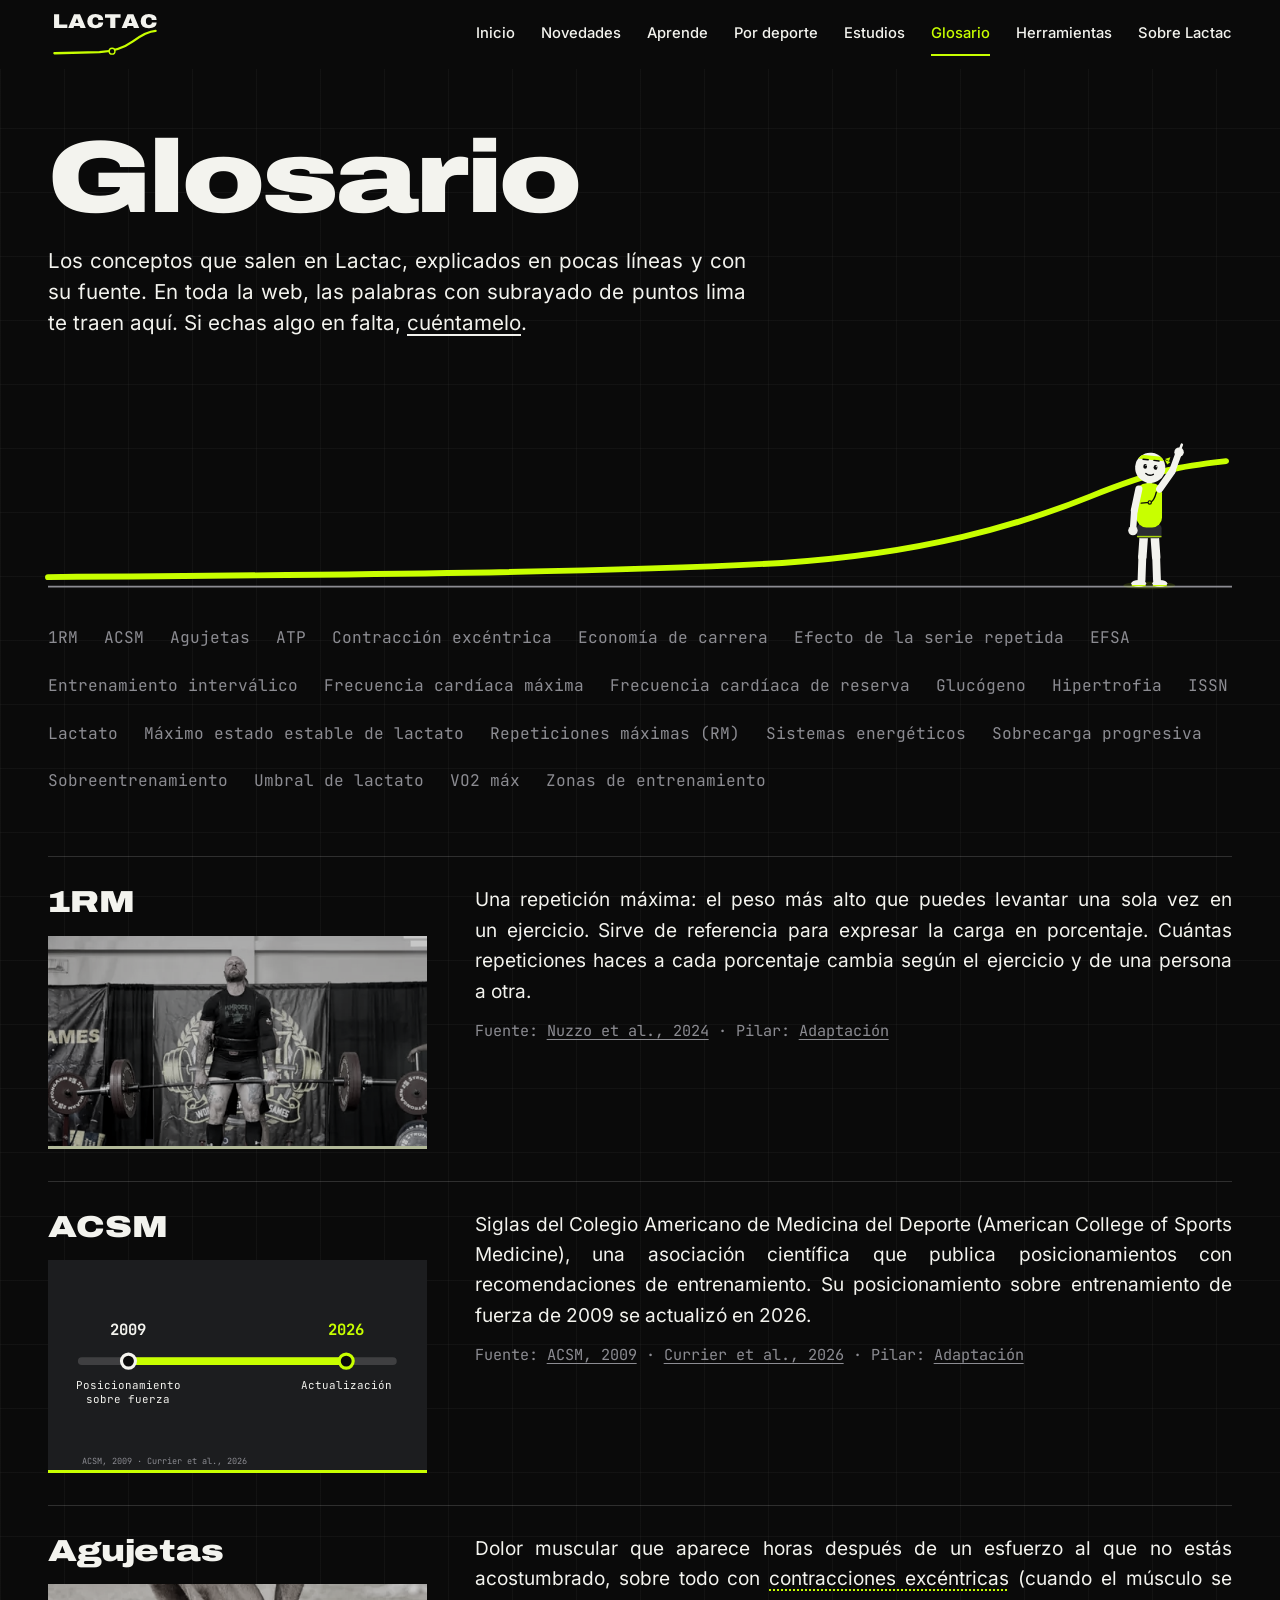
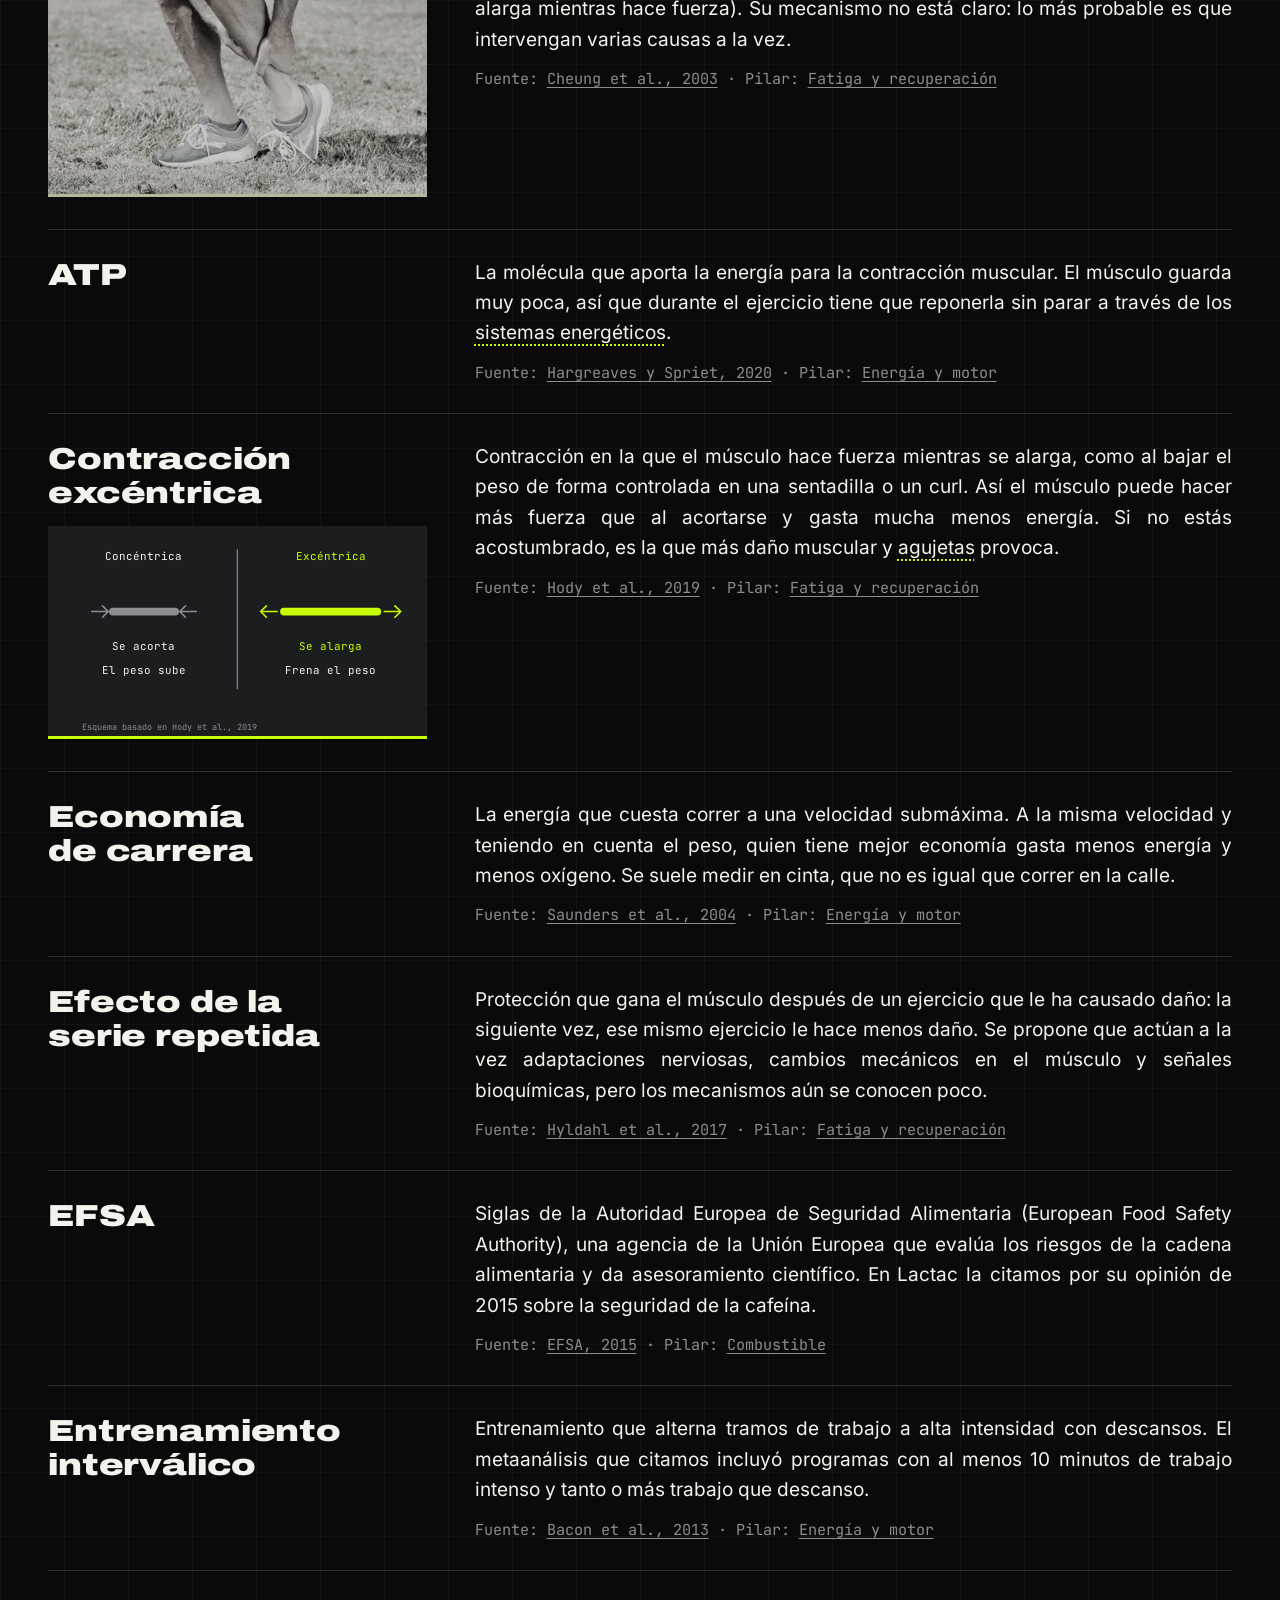
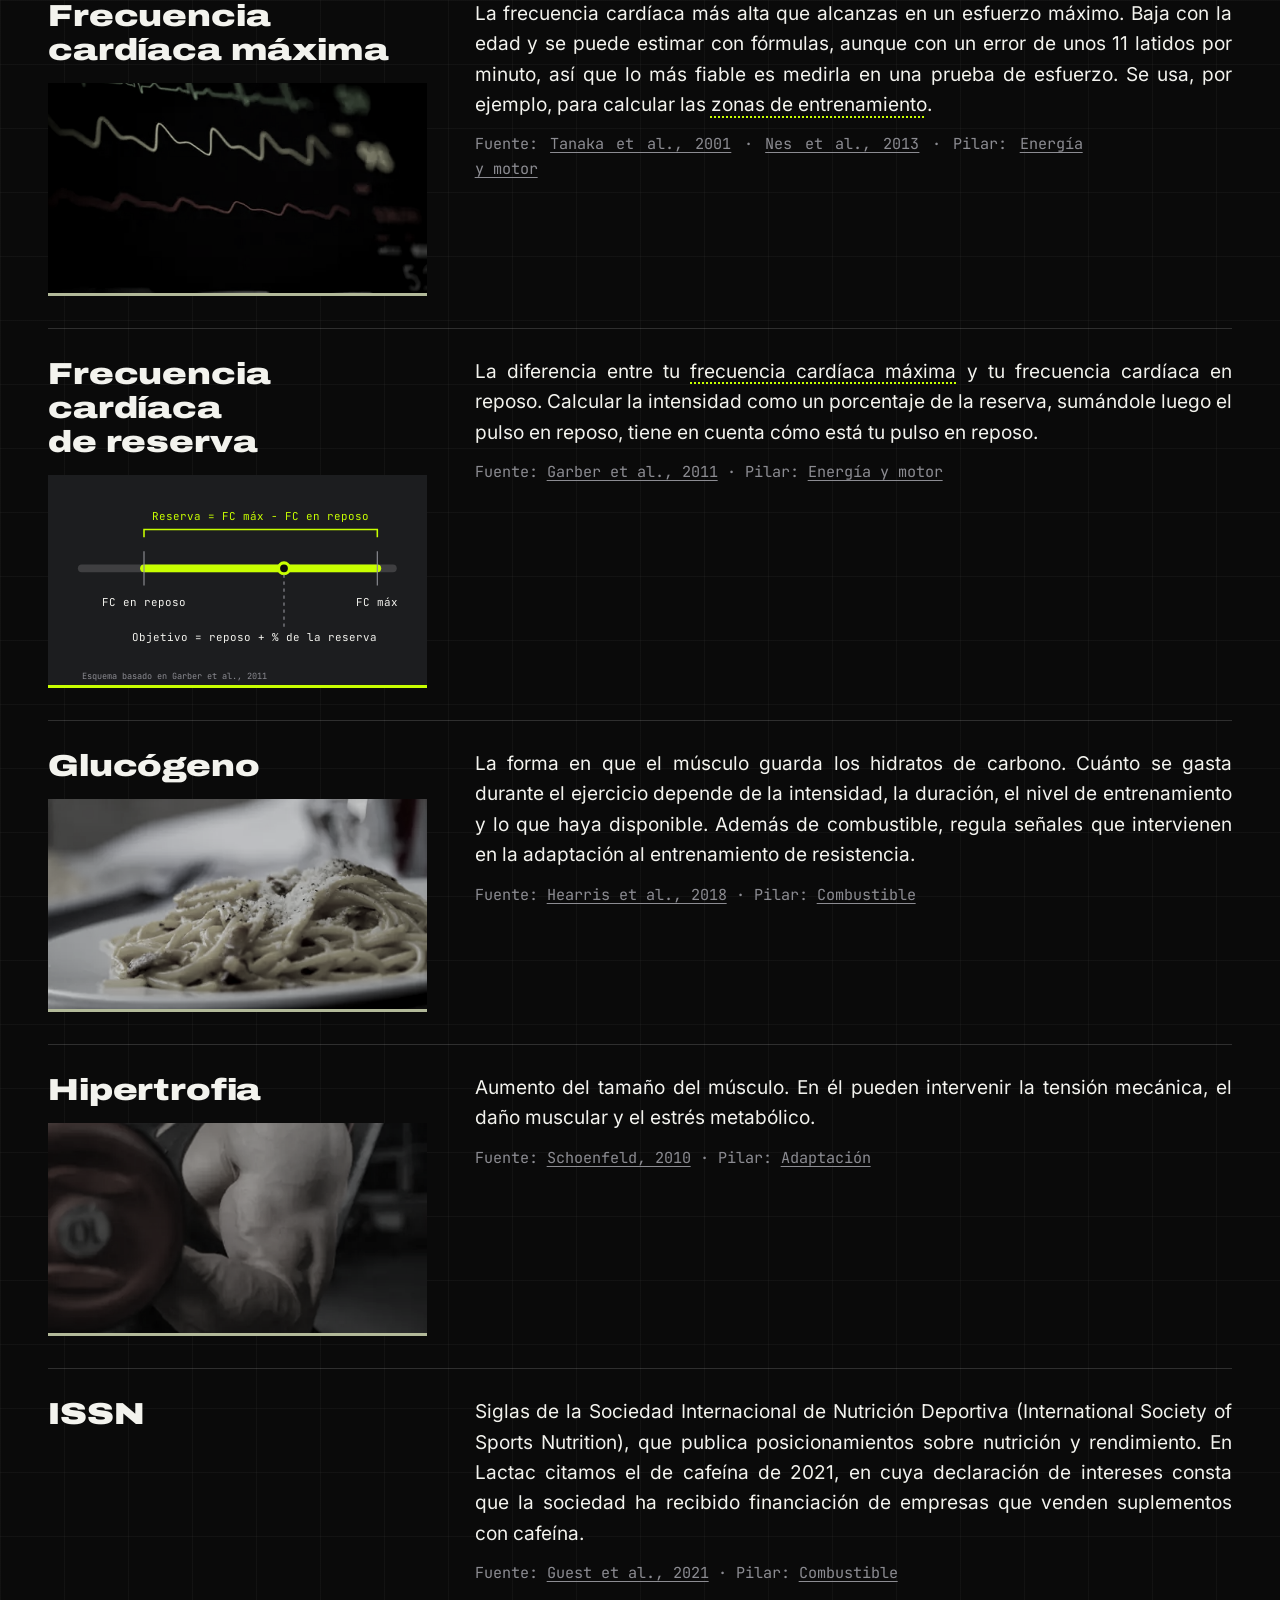
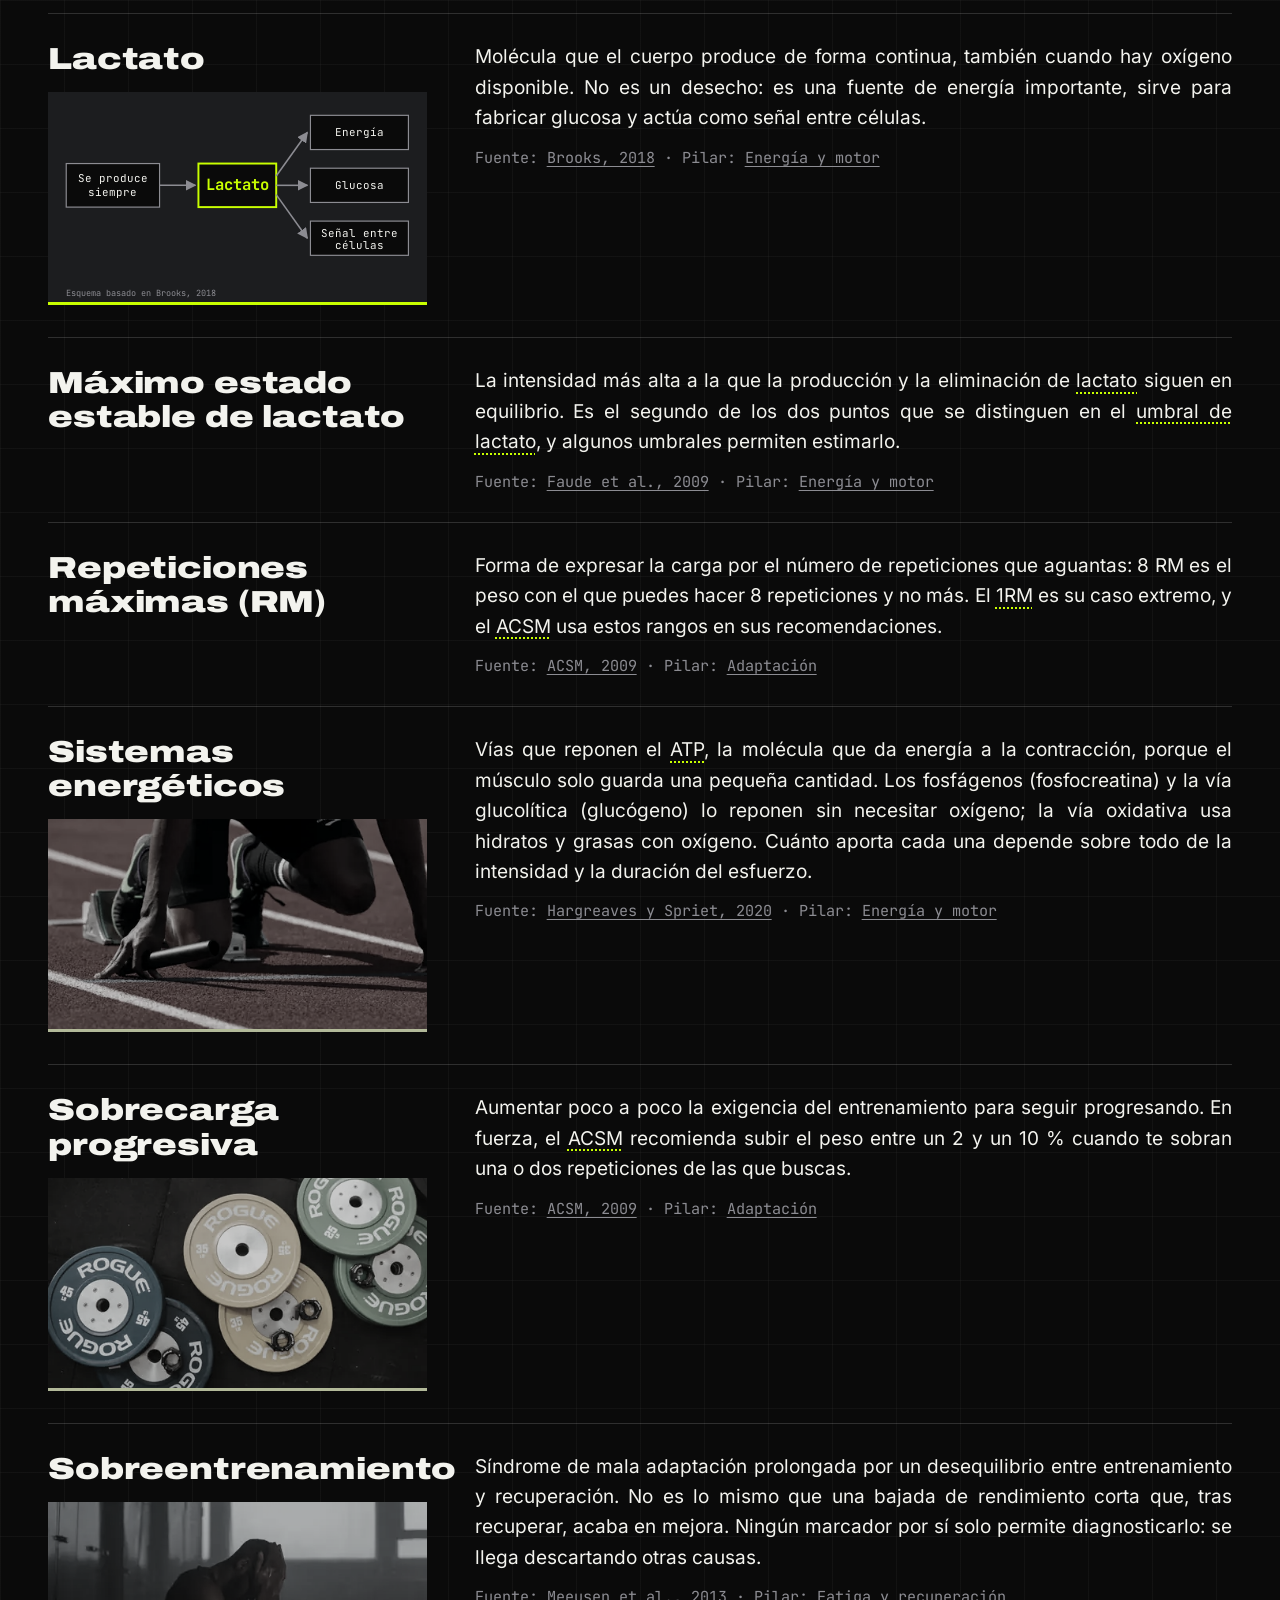
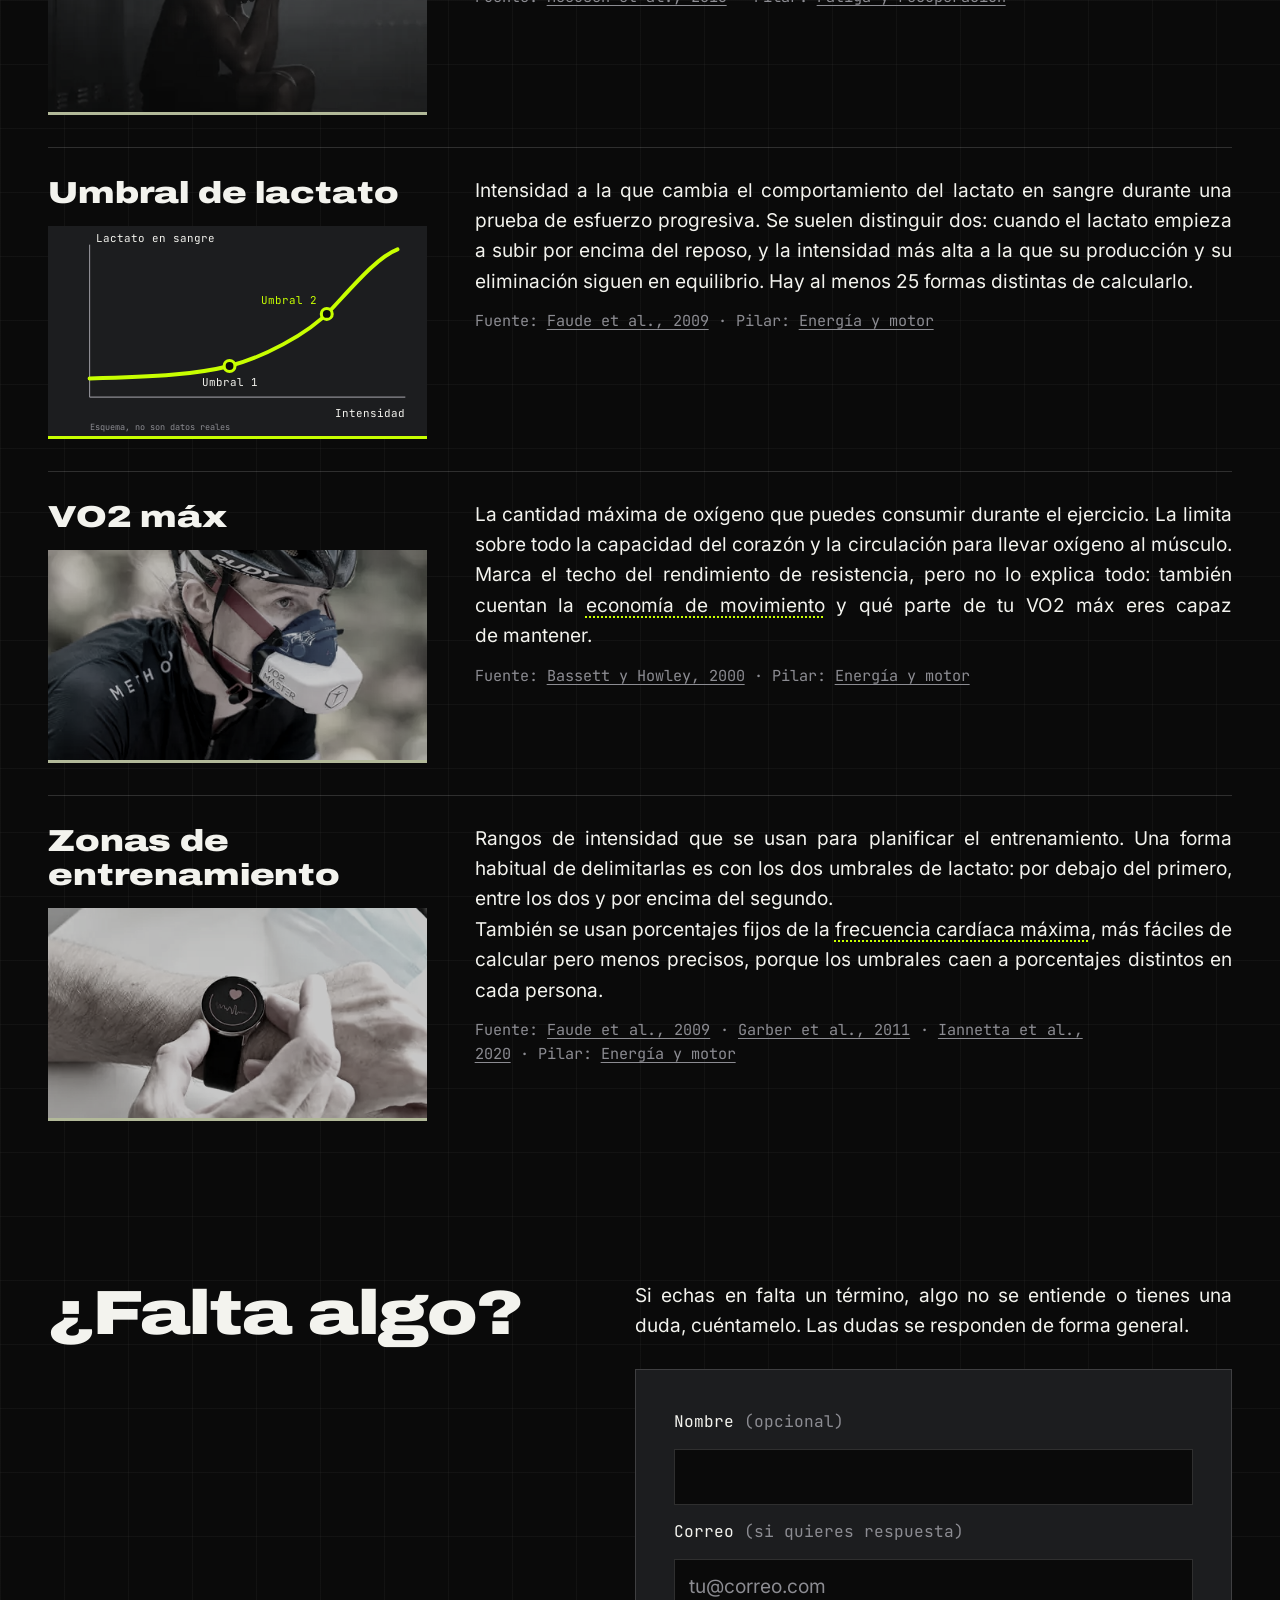
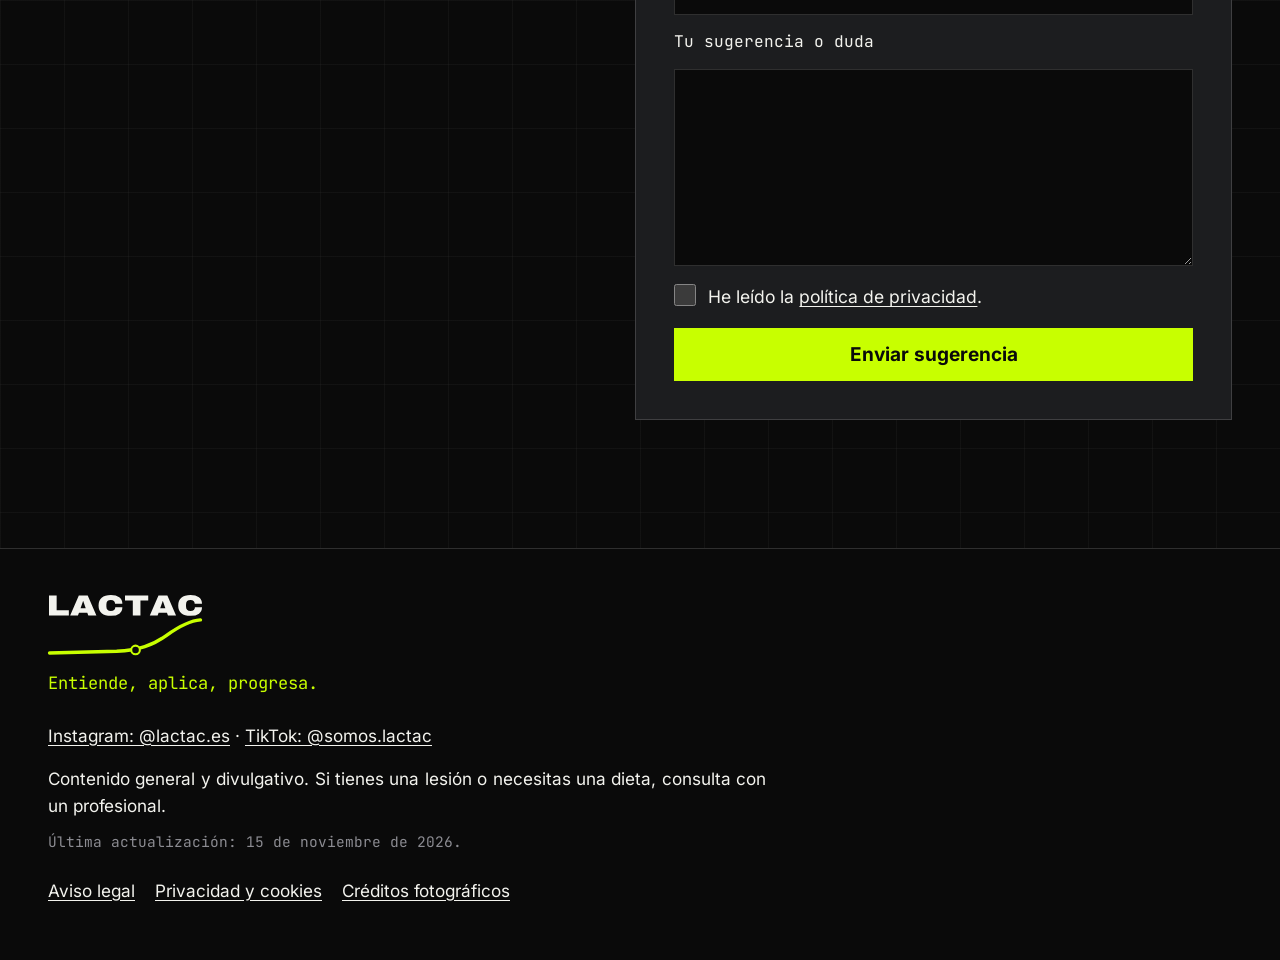
<file: glosario.html>
<!doctype html>
<html lang="es">
<head>
  <meta charset="utf-8">
  <meta name="viewport" content="width=device-width, initial-scale=1">
  <title>Glosario: Lactac</title>
  <meta name="description" content="Glosario de fisiología del rendimiento: lactato, umbrales, VO2 máx, zonas y más, explicados con su fuente.">
  <meta name="theme-color" content="#0A0A0A">
  <link rel="icon" href="assets/logo/lactac-favicon.svg" type="image/svg+xml">
  <link rel="apple-touch-icon" href="assets/logo/lactac-favicon.png">
  <link rel="preload" as="font" type="font/woff2" href="assets/fonts/archivo-900-wdth125-latin.woff2" crossorigin>
  <link rel="stylesheet" href="styles.css?v=20261112b">
  <script>
    document.documentElement.classList.add("js");
    setTimeout(function () {
      if (!(window.__BRAND__ && window.__BRAND__.booted)) document.documentElement.classList.remove("js");
    }, 4000);
  </script>
  <script defer src="lib/gsap.min.js?v=20261105"></script>
  <script defer src="lib/ScrollTrigger.min.js?v=20261105"></script>
  <script defer src="lib/manifest.js?v=20261107"></script>
  <script defer src="main.js?v=20261107i"></script>
  <script defer src="lac.js?v=20261112b"></script>
</head>
<body>
  <a class="skip-link" href="#contenido">Saltar al contenido</a>

  <header class="nav" data-nav>
    <a class="brand" href="index.html" aria-label="Lactac, ir al inicio">
      <img src="assets/logo/lactac-logo-transparente-para-fondo-oscuro.svg" width="5801" height="2433" alt="">
    </a>
    <button class="nav-toggle" type="button" aria-expanded="false" aria-controls="menu" data-menu-toggle>Menú</button>
    <nav class="nav-links" id="menu" aria-label="Principal">
      <a href="index.html">Inicio</a>
      <a href="novedades.html">Novedades</a>
      <a href="aprende.html">Aprende</a>
      <a href="por-deporte.html">Por deporte</a>
      <a href="estudios.html">Estudios</a>
      <a href="glosario.html" aria-current="page">Glosario</a>
      <a href="herramientas.html">Herramientas</a>
      <a href="sobre.html">Sobre Lactac</a>
    </nav>
  </header>

  <main id="contenido">
    <section class="page-head wrap">
      <h1 class="page-title">Glosario</h1>
      <p class="page-intro">Los conceptos que salen en Lactac, explicados en pocas líneas y con su fuente. En toda la web, las palabras con subrayado de puntos lima te traen aquí. Si echas algo en falta, <a href="#sugerencias">cuéntamelo</a>.</p>
      <svg class="chart page-curve" data-chart="load" viewBox="0 0 1000 120" aria-hidden="true" focusable="false">
        <line class="axis" x1="0" y1="112" x2="1000" y2="112"/>
        <path class="draw curve" pathLength="1" d="M0 104 C 260 102, 480 100, 620 92 C 740 84, 820 60, 880 36 S 960 10, 995 6"/>
      </svg>
      <button class="lac lac-page" type="button" data-lac="senala" data-lac-on="chart:930,112" data-lac-cycle="saluda,pulgar,celebra,piensa,corre,curl,senala" aria-label="Lac, la mascota de Lactac. Púlsalo para que cambie de gesto."></button>
    </section>

    <nav class="subnav wrap" aria-label="Términos">
      <a href="#1rm">1RM</a>
      <a href="#acsm">ACSM</a>
      <a href="#agujetas">Agujetas</a>
      <a href="#atp">ATP</a>
      <a href="#contraccion-excentrica">Contracción excéntrica</a>
      <a href="#economia-de-carrera">Economía de carrera</a>
      <a href="#efecto-serie-repetida">Efecto de la serie repetida</a>
      <a href="#efsa">EFSA</a>
      <a href="#entrenamiento-intervalico">Entrenamiento interválico</a>
      <a href="#fc-max">Frecuencia cardíaca máxima</a>
      <a href="#fc-reserva">Frecuencia cardíaca de reserva</a>
      <a href="#glucogeno">Glucógeno</a>
      <a href="#hipertrofia">Hipertrofia</a>
      <a href="#issn">ISSN</a>
      <a href="#lactato">Lactato</a>
      <a href="#maximo-estado-estable">Máximo estado estable de lactato</a>
      <a href="#repeticiones-maximas">Repeticiones máximas (RM)</a>
      <a href="#sistemas-energeticos">Sistemas energéticos</a>
      <a href="#sobrecarga-progresiva">Sobrecarga progresiva</a>
      <a href="#sobreentrenamiento">Sobreentrenamiento</a>
      <a href="#umbral-de-lactato">Umbral de lactato</a>
      <a href="#vo2-max">VO2 máx</a>
      <a href="#zonas-de-entrenamiento">Zonas de entrenamiento</a>
    </nav>

    <section class="glossary wrap">
      <article class="term" id="1rm">
        <h2>1RM</h2>
        <img class="term-photo" src="assets/photos/1rm-480.webp" srcset="assets/photos/1rm-480.webp 480w, assets/photos/1rm-800.webp 800w" sizes="(min-width: 960px) 30vw, 100vw" width="480" height="270" alt="Levantador en un intento de peso muerto en competición, con la barra ya bloqueada arriba." loading="lazy" decoding="async">
        <div class="term-body">
          <p>Una repetición máxima: el peso más alto que puedes levantar una sola vez en un ejercicio. Sirve de referencia para expresar la carga en porcentaje. Cuántas repeticiones haces a cada porcentaje cambia según el ejercicio y de una persona a otra.</p>
          <p class="term-meta">Fuente: <a href="https://pubmed.ncbi.nlm.nih.gov/37792272/">Nuzzo et al., 2024</a> · Pilar: <a href="aprende.html#adaptacion">Adaptación</a></p>
        </div>
      </article>
      <article class="term" id="acsm">
        <h2>ACSM</h2>
        <figure class="term-figure">
          <svg class="term-chart" viewBox="0 0 480 270" role="img" aria-label="Línea de tiempo: el ACSM publicó su posicionamiento sobre entrenamiento de fuerza en 2009 y lo actualizó en 2026.">
            <line class="tc-track" x1="40" y1="130" x2="440" y2="130"/>
            <line class="tc-reserve" x1="100" y1="130" x2="380" y2="130"/>
            <circle class="tc-dot tc-dot-soft" cx="100" cy="130" r="9"/>
            <circle class="tc-dot" cx="380" cy="130" r="9"/>
            <text class="tc-big" x="100" y="96" text-anchor="middle">2009</text>
            <text class="tc-big tc-accent" x="380" y="96" text-anchor="middle">2026</text>
            <text x="100" y="166" text-anchor="middle">Posicionamiento</text>
            <text x="100" y="184" text-anchor="middle">sobre fuerza</text>
            <text x="380" y="166" text-anchor="middle">Actualización</text>
            <text class="tc-note" x="40" y="262">ACSM, 2009 · Currier et al., 2026</text>
          </svg>
        </figure>
        <div class="term-body">
          <p>Siglas del Colegio Americano de Medicina del Deporte (American College of Sports Medicine), una asociación científica que publica posicionamientos con recomendaciones de entrenamiento. Su posicionamiento sobre entrenamiento de fuerza de 2009 se actualizó en 2026.</p>
          <p class="term-meta">Fuente: <a href="https://pubmed.ncbi.nlm.nih.gov/19204579/">ACSM, 2009</a> · <a href="https://pubmed.ncbi.nlm.nih.gov/41843416/">Currier et al., 2026</a> · Pilar: <a href="aprende.html#adaptacion">Adaptación</a></p>
        </div>
      </article>
      <article class="term" id="agujetas">
        <h2>Agujetas</h2>
        <img class="term-photo" src="assets/photos/agujetas-480.webp" srcset="assets/photos/agujetas-480.webp 480w, assets/photos/agujetas-800.webp 800w" sizes="(min-width: 960px) 30vw, 100vw" width="480" height="270" alt="Deportista sujetándose el gemelo con las manos." loading="lazy" decoding="async">
        <div class="term-body">
          <p>Dolor muscular que aparece horas después de un esfuerzo al que no estás acostumbrado, sobre todo con <a href="#contraccion-excentrica">contracciones excéntricas</a> (cuando el músculo se alarga mientras hace fuerza). Su mecanismo no está claro: lo más probable es que intervengan varias causas a la vez.</p>
          <p class="term-meta">Fuente: <a href="https://pubmed.ncbi.nlm.nih.gov/12617692/">Cheung et al., 2003</a> · Pilar: <a href="aprende.html#fatiga">Fatiga y recuperación</a></p>
        </div>
      </article>
      <article class="term" id="atp">
        <h2>ATP</h2>
        <div class="term-body">
          <p>La molécula que aporta la energía para la contracción muscular. El músculo guarda muy poca, así que durante el ejercicio tiene que reponerla sin parar a través de los <a href="#sistemas-energeticos">sistemas energéticos</a>.</p>
          <p class="term-meta">Fuente: <a href="https://pubmed.ncbi.nlm.nih.gov/32747792/">Hargreaves y Spriet, 2020</a> · Pilar: <a href="aprende.html#energia">Energía y motor</a></p>
        </div>
      </article>
      <article class="term" id="contraccion-excentrica">
        <h2>Contracción excéntrica</h2>
        <figure class="term-figure">
          <svg class="term-chart" viewBox="0 0 480 270" role="img" aria-label="Esquema: en la contracción concéntrica el músculo se acorta y el peso sube; en la excéntrica el músculo se alarga mientras frena el peso, que baja.">
            <text x="120" y="44" text-anchor="middle">Concéntrica</text>
            <line class="tc-track" x1="80" y1="110" x2="160" y2="110" style="stroke: var(--gray)"/>
            <path class="tc-bracket" style="stroke: var(--gray)" d="M52 110 H 74 M66 102 L 74 110 L 66 118 M188 110 H 166 M174 102 L 166 110 L 174 118"/>
            <text x="120" y="160" text-anchor="middle">Se acorta</text>
            <text x="120" y="190" text-anchor="middle">El peso sube</text>
            <line class="axis" x1="240" y1="30" x2="240" y2="210"/>
            <text class="tc-accent" x="360" y="44" text-anchor="middle">Excéntrica</text>
            <line class="tc-reserve" x1="300" y1="110" x2="420" y2="110"/>
            <path class="tc-bracket" d="M292 110 H 270 M278 102 L 270 110 L 278 118 M428 110 H 450 M442 102 L 450 110 L 442 118"/>
            <text class="tc-accent" x="360" y="160" text-anchor="middle">Se alarga</text>
            <text x="360" y="190" text-anchor="middle">Frena el peso</text>
            <text class="tc-note" x="40" y="262">Esquema basado en Hody et al., 2019</text>
          </svg>
        </figure>
        <div class="term-body">
          <p>Contracción en la que el músculo hace fuerza mientras se alarga, como al bajar el peso de forma controlada en una sentadilla o un curl. Así el músculo puede hacer más fuerza que al acortarse y gasta mucha menos energía. Si no estás acostumbrado, es la que más daño muscular y <a href="#agujetas">agujetas</a> provoca.</p>
          <p class="term-meta">Fuente: <a href="https://doi.org/10.3389/fphys.2019.00536">Hody et al., 2019</a> · Pilar: <a href="aprende.html#fatiga">Fatiga y recuperación</a></p>
        </div>
      </article>
      <article class="term" id="economia-de-carrera">
        <h2>Economía de carrera</h2>
        <div class="term-body">
          <p>La energía que cuesta correr a una velocidad submáxima. A la misma velocidad y teniendo en cuenta el peso, quien tiene mejor economía gasta menos energía y menos oxígeno. Se suele medir en cinta, que no es igual que correr en la calle.</p>
          <p class="term-meta">Fuente: <a href="https://pubmed.ncbi.nlm.nih.gov/15233599/">Saunders et al., 2004</a> · Pilar: <a href="aprende.html#energia">Energía y motor</a></p>
        </div>
      </article>
      <article class="term" id="efecto-serie-repetida">
        <h2>Efecto de la serie repetida</h2>
        <div class="term-body">
          <p>Protección que gana el músculo después de un ejercicio que le ha causado daño: la siguiente vez, ese mismo ejercicio le hace menos daño. Se propone que actúan a la vez adaptaciones nerviosas, cambios mecánicos en el músculo y señales bioquímicas, pero los mecanismos aún se conocen poco.</p>
          <p class="term-meta">Fuente: <a href="https://doi.org/10.1249/JES.0000000000000095">Hyldahl et al., 2017</a> · Pilar: <a href="aprende.html#fatiga">Fatiga y recuperación</a></p>
        </div>
      </article>
      <article class="term" id="efsa">
        <h2>EFSA</h2>
        <div class="term-body">
          <p>Siglas de la Autoridad Europea de Seguridad Alimentaria (European Food Safety Authority), una agencia de la Unión Europea que evalúa los riesgos de la cadena alimentaria y da asesoramiento científico. En Lactac la citamos por su opinión de 2015 sobre la seguridad de la cafeína.</p>
          <p class="term-meta">Fuente: <a href="https://doi.org/10.2903/j.efsa.2015.4102">EFSA, 2015</a> · Pilar: <a href="aprende.html#combustible">Combustible</a></p>
        </div>
      </article>
      <article class="term" id="entrenamiento-intervalico">
        <h2>Entrenamiento interválico</h2>
        <div class="term-body">
          <p>Entrenamiento que alterna tramos de trabajo a alta intensidad con descansos. El metaanálisis que citamos incluyó programas con al menos 10 minutos de trabajo intenso y tanto o más trabajo que descanso.</p>
          <p class="term-meta">Fuente: <a href="https://pubmed.ncbi.nlm.nih.gov/24066036/">Bacon et al., 2013</a> · Pilar: <a href="aprende.html#energia">Energía y motor</a></p>
        </div>
      </article>
      <article class="term" id="fc-max">
        <h2>Frecuencia cardíaca máxima</h2>
        <img class="term-photo" src="assets/photos/fc-max-480.webp" srcset="assets/photos/fc-max-480.webp 480w, assets/photos/fc-max-800.webp 800w" sizes="(min-width: 960px) 30vw, 100vw" width="480" height="270" alt="Pantalla de un monitor con el trazado del pulso." loading="lazy" decoding="async">
        <div class="term-body">
          <p>La frecuencia cardíaca más alta que alcanzas en un esfuerzo máximo. Baja con la edad y se puede estimar con fórmulas, aunque con un error de unos 11 latidos por minuto, así que lo más fiable es medirla en una prueba de esfuerzo. Se usa, por ejemplo, para calcular las <a href="#zonas-de-entrenamiento">zonas de entrenamiento</a>.</p>
          <p class="term-meta">Fuente: <a href="https://pubmed.ncbi.nlm.nih.gov/11153730/">Tanaka et al., 2001</a> · <a href="https://pubmed.ncbi.nlm.nih.gov/22376273/">Nes et al., 2013</a> · Pilar: <a href="aprende.html#energia">Energía y motor</a></p>
        </div>
      </article>
      <article class="term" id="fc-reserva">
        <h2>Frecuencia cardíaca de reserva</h2>
        <figure class="term-figure">
          <svg class="term-chart" viewBox="0 0 480 270" role="img" aria-label="Esquema: la frecuencia cardíaca de reserva es el tramo entre la frecuencia en reposo y la máxima; la intensidad se calcula como el pulso en reposo más un porcentaje de ese tramo.">
            <line class="tc-track" x1="40" y1="120" x2="440" y2="120"/>
            <line class="tc-reserve" x1="120" y1="120" x2="420" y2="120"/>
            <line class="axis" x1="120" y1="98" x2="120" y2="142"/>
            <line class="axis" x1="420" y1="98" x2="420" y2="142"/>
            <text x="120" y="168" text-anchor="middle">FC en reposo</text>
            <text x="420" y="168" text-anchor="middle">FC máx</text>
            <path class="tc-bracket" d="M120 80 V 70 H 420 V 80"/>
            <text class="tc-accent" x="270" y="58" text-anchor="middle">Reserva = FC máx − FC en reposo</text>
            <circle class="tc-dot" cx="300" cy="120" r="7"/>
            <line class="tc-dash" x1="300" y1="128" x2="300" y2="196"/>
            <text x="262" y="214" text-anchor="middle">Objetivo = reposo + % de la reserva</text>
            <text class="tc-note" x="40" y="262">Esquema basado en Garber et al., 2011</text>
          </svg>
        </figure>
        <div class="term-body">
          <p>La diferencia entre tu <a href="#fc-max">frecuencia cardíaca máxima</a> y tu frecuencia cardíaca en reposo. Calcular la intensidad como un porcentaje de la reserva, sumándole luego el pulso en reposo, tiene en cuenta cómo está tu pulso en reposo.</p>
          <p class="term-meta">Fuente: <a href="https://pubmed.ncbi.nlm.nih.gov/21694556/">Garber et al., 2011</a> · Pilar: <a href="aprende.html#energia">Energía y motor</a></p>
        </div>
      </article>
      <article class="term" id="glucogeno">
        <h2>Glucógeno</h2>
        <img class="term-photo" src="assets/photos/glucogeno-480.webp" srcset="assets/photos/glucogeno-480.webp 480w, assets/photos/glucogeno-800.webp 800w" sizes="(min-width: 960px) 30vw, 100vw" width="480" height="270" alt="Plato de espaguetis, un alimento rico en hidratos de carbono." loading="lazy" decoding="async">
        <div class="term-body">
          <p>La forma en que el músculo guarda los hidratos de carbono. Cuánto se gasta durante el ejercicio depende de la intensidad, la duración, el nivel de entrenamiento y lo que haya disponible. Además de combustible, regula señales que intervienen en la adaptación al entrenamiento de resistencia.</p>
          <p class="term-meta">Fuente: <a href="https://pubmed.ncbi.nlm.nih.gov/29498691/">Hearris et al., 2018</a> · Pilar: <a href="aprende.html#combustible">Combustible</a></p>
        </div>
      </article>
      <article class="term" id="hipertrofia">
        <h2>Hipertrofia</h2>
        <img class="term-photo" src="assets/photos/hipertrofia-480.webp" srcset="assets/photos/hipertrofia-480.webp 480w, assets/photos/hipertrofia-800.webp 800w" sizes="(min-width: 960px) 30vw, 100vw" width="480" height="270" alt="Primer plano de un brazo levantando una mancuerna." loading="lazy" decoding="async">
        <div class="term-body">
          <p>Aumento del tamaño del músculo. En él pueden intervenir la tensión mecánica, el daño muscular y el estrés metabólico.</p>
          <p class="term-meta">Fuente: <a href="https://pubmed.ncbi.nlm.nih.gov/20847704/">Schoenfeld, 2010</a> · Pilar: <a href="aprende.html#adaptacion">Adaptación</a></p>
        </div>
      </article>
      <article class="term" id="issn">
        <h2>ISSN</h2>
        <div class="term-body">
          <p>Siglas de la Sociedad Internacional de Nutrición Deportiva (International Society of Sports Nutrition), que publica posicionamientos sobre nutrición y rendimiento. En Lactac citamos el de cafeína de 2021, en cuya declaración de intereses consta que la sociedad ha recibido financiación de empresas que venden suplementos con cafeína.</p>
          <p class="term-meta">Fuente: <a href="https://doi.org/10.1186/s12970-020-00383-4">Guest et al., 2021</a> · Pilar: <a href="aprende.html#combustible">Combustible</a></p>
        </div>
      </article>
      <article class="term" id="lactato">
        <h2>Lactato</h2>
        <figure class="term-figure">
          <svg class="term-chart" viewBox="0 0 480 270" role="img" aria-label="Esquema: el músculo produce lactato de forma continua, también con oxígeno, y el cuerpo lo usa como energía, para fabricar glucosa y como señal entre células.">
            <defs><marker id="tc-head" viewBox="0 0 10 10" refX="9" refY="5" markerWidth="7" markerHeight="7" orient="auto-start-reverse"><path d="M0 0 L10 5 L0 10 z" fill="#8C8C92"/></marker></defs>
            <rect class="tc-box" x="20" y="92" width="120" height="56"/>
            <text x="80" y="116" text-anchor="middle">Se produce</text>
            <text x="80" y="134" text-anchor="middle">siempre</text>
            <line class="tc-arrow" x1="140" y1="120" x2="186" y2="120"/>
            <rect class="tc-box tc-key" x="190" y="92" width="100" height="56"/>
            <text class="tc-accent tc-big" x="240" y="126" text-anchor="middle">Lactato</text>
            <path class="tc-arrow" d="M290 108 L 330 52"/>
            <path class="tc-arrow" d="M290 120 L 330 120"/>
            <path class="tc-arrow" d="M290 132 L 330 188"/>
            <rect class="tc-box" x="334" y="30" width="126" height="44"/>
            <text x="397" y="57" text-anchor="middle">Energía</text>
            <rect class="tc-box" x="334" y="98" width="126" height="44"/>
            <text x="397" y="125" text-anchor="middle">Glucosa</text>
            <rect class="tc-box" x="334" y="166" width="126" height="44"/>
            <text x="397" y="186" text-anchor="middle">Señal entre</text>
            <text x="397" y="202" text-anchor="middle">células</text>
            <text class="tc-note" x="20" y="262">Esquema basado en Brooks, 2018</text>
          </svg>
        </figure>
        <div class="term-body">
          <p>Molécula que el cuerpo produce de forma continua, también cuando hay oxígeno disponible. No es un desecho: es una fuente de energía importante, sirve para fabricar glucosa y actúa como señal entre células.</p>
          <p class="term-meta">Fuente: <a href="https://pubmed.ncbi.nlm.nih.gov/29617642/">Brooks, 2018</a> · Pilar: <a href="aprende.html#energia">Energía y motor</a></p>
        </div>
      </article>
      <article class="term" id="maximo-estado-estable">
        <h2>Máximo estado estable de lactato</h2>
        <div class="term-body">
          <p>La intensidad más alta a la que la producción y la eliminación de <a href="#lactato">lactato</a> siguen en equilibrio. Es el segundo de los dos puntos que se distinguen en el <a href="#umbral-de-lactato">umbral de lactato</a>, y algunos umbrales permiten estimarlo.</p>
          <p class="term-meta">Fuente: <a href="https://pubmed.ncbi.nlm.nih.gov/19453206/">Faude et al., 2009</a> · Pilar: <a href="aprende.html#energia">Energía y motor</a></p>
        </div>
      </article>
      <article class="term" id="repeticiones-maximas">
        <h2>Repeticiones máximas (RM)</h2>
        <div class="term-body">
          <p>Forma de expresar la carga por el número de repeticiones que aguantas: 8 RM es el peso con el que puedes hacer 8 repeticiones y no más. El <a href="#1rm">1RM</a> es su caso extremo, y el <a href="#acsm">ACSM</a> usa estos rangos en sus recomendaciones.</p>
          <p class="term-meta">Fuente: <a href="https://pubmed.ncbi.nlm.nih.gov/19204579/">ACSM, 2009</a> · Pilar: <a href="aprende.html#adaptacion">Adaptación</a></p>
        </div>
      </article>
      <article class="term" id="sistemas-energeticos">
        <h2>Sistemas energéticos</h2>
        <img class="term-photo" src="assets/photos/sistemas-energeticos-480.webp" srcset="assets/photos/sistemas-energeticos-480.webp 480w, assets/photos/sistemas-energeticos-800.webp 800w" sizes="(min-width: 960px) 30vw, 100vw" width="480" height="270" alt="Velocista en los tacos de salida, a punto de arrancar." loading="lazy" decoding="async">
        <div class="term-body">
          <p>Vías que reponen el <a href="#atp">ATP</a>, la molécula que da energía a la contracción, porque el músculo solo guarda una pequeña cantidad. Los fosfágenos (fosfocreatina) y la vía glucolítica (glucógeno) lo reponen sin necesitar oxígeno; la vía oxidativa usa hidratos y grasas con oxígeno. Cuánto aporta cada una depende sobre todo de la intensidad y la duración del esfuerzo.</p>
          <p class="term-meta">Fuente: <a href="https://pubmed.ncbi.nlm.nih.gov/32747792/">Hargreaves y Spriet, 2020</a> · Pilar: <a href="aprende.html#energia">Energía y motor</a></p>
        </div>
      </article>
      <article class="term" id="sobrecarga-progresiva">
        <h2>Sobrecarga progresiva</h2>
        <img class="term-photo" src="assets/photos/sobrecarga-progresiva-480.webp" srcset="assets/photos/sobrecarga-progresiva-480.webp 480w, assets/photos/sobrecarga-progresiva-800.webp 800w" sizes="(min-width: 960px) 30vw, 100vw" width="480" height="270" alt="Discos de distintos pesos en el suelo de un gimnasio." loading="lazy" decoding="async">
        <div class="term-body">
          <p>Aumentar poco a poco la exigencia del entrenamiento para seguir progresando. En fuerza, el <a href="#acsm">ACSM</a> recomienda subir el peso entre un 2 y un 10 % cuando te sobran una o dos repeticiones de las que buscas.</p>
          <p class="term-meta">Fuente: <a href="https://pubmed.ncbi.nlm.nih.gov/19204579/">ACSM, 2009</a> · Pilar: <a href="aprende.html#adaptacion">Adaptación</a></p>
        </div>
      </article>
      <article class="term" id="sobreentrenamiento">
        <h2>Sobreentrenamiento</h2>
        <img class="term-photo" src="assets/photos/sobreentrenamiento-480.webp" srcset="assets/photos/sobreentrenamiento-480.webp 480w, assets/photos/sobreentrenamiento-800.webp 800w" sizes="(min-width: 960px) 30vw, 100vw" width="480" height="270" alt="Deportista sentado con las manos en la cabeza, agotado." loading="lazy" decoding="async">
        <div class="term-body">
          <p>Síndrome de mala adaptación prolongada por un desequilibrio entre entrenamiento y recuperación. No es lo mismo que una bajada de rendimiento corta que, tras recuperar, acaba en mejora. Ningún marcador por sí solo permite diagnosticarlo: se llega descartando otras causas.</p>
          <p class="term-meta">Fuente: <a href="https://pubmed.ncbi.nlm.nih.gov/23247672/">Meeusen et al., 2013</a> · Pilar: <a href="aprende.html#fatiga">Fatiga y recuperación</a></p>
        </div>
      </article>
      <article class="term" id="umbral-de-lactato">
        <h2>Umbral de lactato</h2>
        <figure class="term-figure">
          <svg class="term-chart" viewBox="0 0 480 270" role="img" aria-label="Esquema: el lactato en sangre se mantiene casi plano al subir la intensidad y luego se dispara; se marcan dos umbrales.">
            <line class="axis" x1="50" y1="24" x2="50" y2="220"/>
            <line class="axis" x1="50" y1="220" x2="456" y2="220"/>
            <path class="tc-curve" d="M50 196 C 140 194, 190 190, 230 180 S 330 140, 360 108 S 420 40, 446 30"/>
            <circle class="tc-dot" cx="230" cy="180" r="7"/>
            <circle class="tc-dot" cx="355" cy="113" r="7"/>
            <text x="230" y="206" text-anchor="middle">Umbral 1</text>
            <text class="tc-accent" x="342" y="100" text-anchor="end">Umbral 2</text>
            <text x="58" y="20">Lactato en sangre</text>
            <text x="456" y="246" text-anchor="end">Intensidad</text>
            <text class="tc-note" x="50" y="262">Esquema, no son datos reales</text>
          </svg>
        </figure>
        <div class="term-body">
          <p>Intensidad a la que cambia el comportamiento del lactato en sangre durante una prueba de esfuerzo progresiva. Se suelen distinguir dos: cuando el lactato empieza a subir por encima del reposo, y la intensidad más alta a la que su producción y su eliminación siguen en equilibrio. Hay al menos 25 formas distintas de calcularlo.</p>
          <p class="term-meta">Fuente: <a href="https://pubmed.ncbi.nlm.nih.gov/19453206/">Faude et al., 2009</a> · Pilar: <a href="aprende.html#energia">Energía y motor</a></p>
        </div>
      </article>
      <article class="term" id="vo2-max">
        <h2>VO2 máx</h2>
        <img class="term-photo" src="assets/photos/vo2-max-480.webp" srcset="assets/photos/vo2-max-480.webp 480w, assets/photos/vo2-max-800.webp 800w" sizes="(min-width: 960px) 30vw, 100vw" width="480" height="270" alt="Ciclista con una máscara de análisis de gases durante una prueba." loading="lazy" decoding="async">
        <div class="term-body">
          <p>La cantidad máxima de oxígeno que puedes consumir durante el ejercicio. La limita sobre todo la capacidad del corazón y la circulación para llevar oxígeno al músculo. Marca el techo del rendimiento de resistencia, pero no lo explica todo: también cuentan la <a href="#economia-de-carrera">economía de movimiento</a> y qué parte de tu VO2 máx eres capaz de mantener.</p>
          <p class="term-meta">Fuente: <a href="https://pubmed.ncbi.nlm.nih.gov/10647532/">Bassett y Howley, 2000</a> · Pilar: <a href="aprende.html#energia">Energía y motor</a></p>
        </div>
      </article>
      <article class="term" id="zonas-de-entrenamiento">
        <h2>Zonas de entrenamiento</h2>
        <img class="term-photo" src="assets/photos/zonas-480.webp" srcset="assets/photos/zonas-480.webp 480w, assets/photos/zonas-800.webp 800w" sizes="(min-width: 960px) 30vw, 100vw" width="480" height="270" alt="Reloj deportivo en la muñeca midiendo la frecuencia cardíaca." loading="lazy" decoding="async">
        <div class="term-body">
          <p>Rangos de intensidad que se usan para planificar el entrenamiento. Una forma habitual de delimitarlas es con los dos umbrales de lactato: por debajo del primero, entre los dos y por encima del segundo.</p>
          <p>También se usan porcentajes fijos de la <a href="#fc-max">frecuencia cardíaca máxima</a>, más fáciles de calcular pero menos precisos, porque los umbrales caen a porcentajes distintos en cada persona.</p>
          <p class="term-meta">Fuente: <a href="https://pubmed.ncbi.nlm.nih.gov/19453206/">Faude et al., 2009</a> · <a href="https://pubmed.ncbi.nlm.nih.gov/21694556/">Garber et al., 2011</a> · <a href="https://pubmed.ncbi.nlm.nih.gov/31479001/">Iannetta et al., 2020</a> · Pilar: <a href="aprende.html#energia">Energía y motor</a></p>
        </div>
      </article>
    </section>

    <section class="who wrap" id="sugerencias">
      <h2>¿Falta algo?</h2>
      <div class="who-text">
        <p>Si echas en falta un término, algo no se entiende o tienes una duda, cuéntamelo. Las dudas se responden de forma general.</p>
        <!-- Formulario «Lactac – Mensajes» de Google Forms (cuenta lactac.es@gmail.com), con el diseño de la web. -->
        <form class="join-form msg-form" method="post" action="https://docs.google.com/forms/d/e/1FAIpQLSfaheMlQGXaukjT9jE7rR_QMqGirmXV__YGM590xr5r7YYPrg/formResponse" data-msg-form>
          <input type="hidden" name="entry.370414593" value="Sugerencia del glosario">
          <label for="s-nombre">Nombre <span class="msg-opt">(opcional)</span></label>
          <input id="s-nombre" name="entry.1363000573" type="text" autocomplete="name" maxlength="100">
          <label for="s-correo">Correo <span class="msg-opt">(si quieres respuesta)</span></label>
          <input id="s-correo" name="entry.821769185" type="email" autocomplete="email" placeholder="tu@correo.com" maxlength="200">
          <label for="s-mensaje">Tu sugerencia o duda</label>
          <textarea id="s-mensaje" name="entry.668562280" rows="6" maxlength="3000" required></textarea>
          <label class="join-consent">
            <input type="checkbox" required>
            <span>He leído la <a href="privacidad.html">política de privacidad</a>.</span>
          </label>
          <button class="btn" type="submit">Enviar sugerencia</button>
          <p class="join-small msg-status" role="status" aria-live="polite"></p>
        </form>
      </div>
    </section>
    <div class="page-end"></div>
  </main>

  <footer class="footer">
    <div class="wrap footer-inner">
      <img class="footer-logo" src="assets/logo/lactac-logo-transparente-para-fondo-oscuro.svg" width="5801" height="2433" alt="Lactac" loading="lazy">
      <p class="footer-tagline">Entiende, aplica, progresa.</p>
      <p class="footer-ig"><a href="https://www.instagram.com/lactac.es/">Instagram: @lactac.es</a> · <a href="https://www.tiktok.com/@somos.lactac">TikTok: @somos.lactac</a></p>
      <p>Contenido general y divulgativo. Si tienes una lesión o necesitas una dieta, consulta con un profesional.</p>
      <p class="footer-updated">Última actualización: 15 de noviembre de 2026.</p>
      <p class="footer-credits">
        <a href="aviso-legal.html">Aviso legal</a>
        <a href="privacidad.html">Privacidad y cookies</a>
        <a href="creditos.html">Créditos fotográficos</a>
      </p>
    </div>
  </footer>
</body>
</html>
</file>
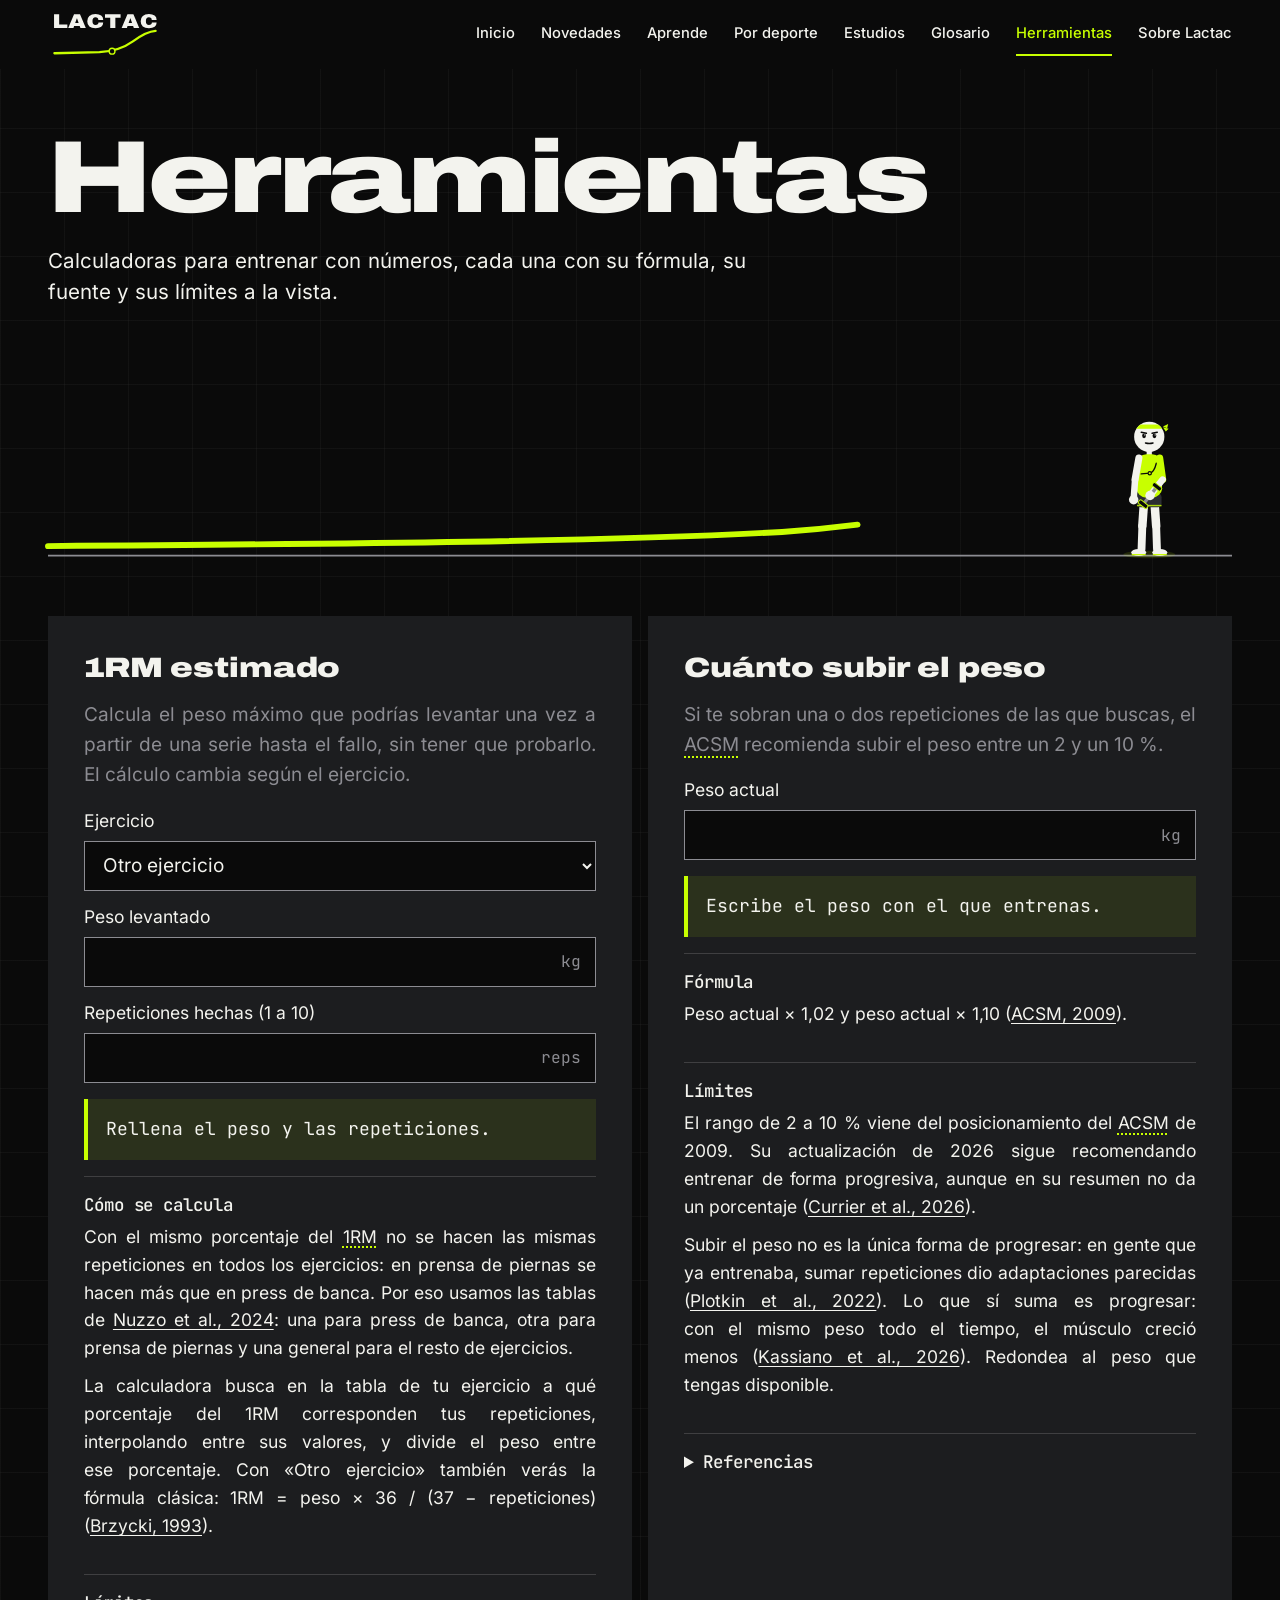
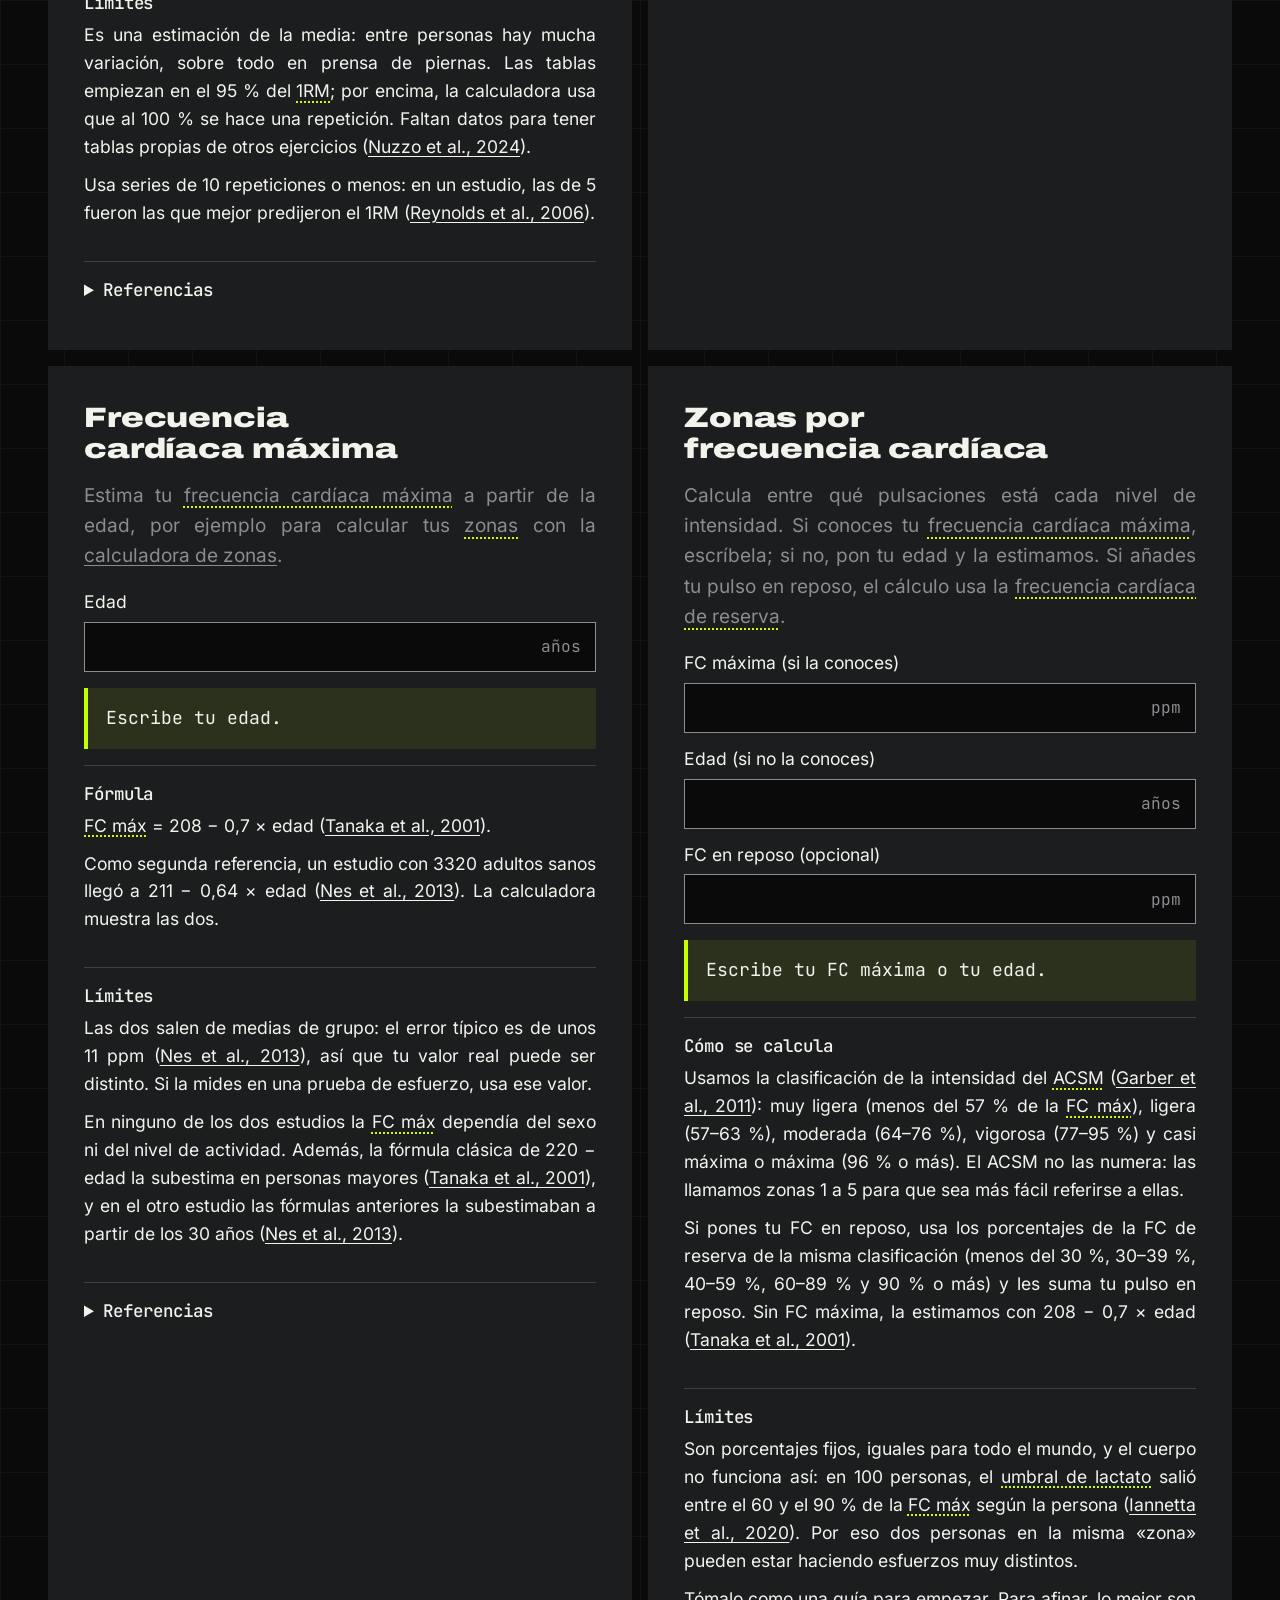
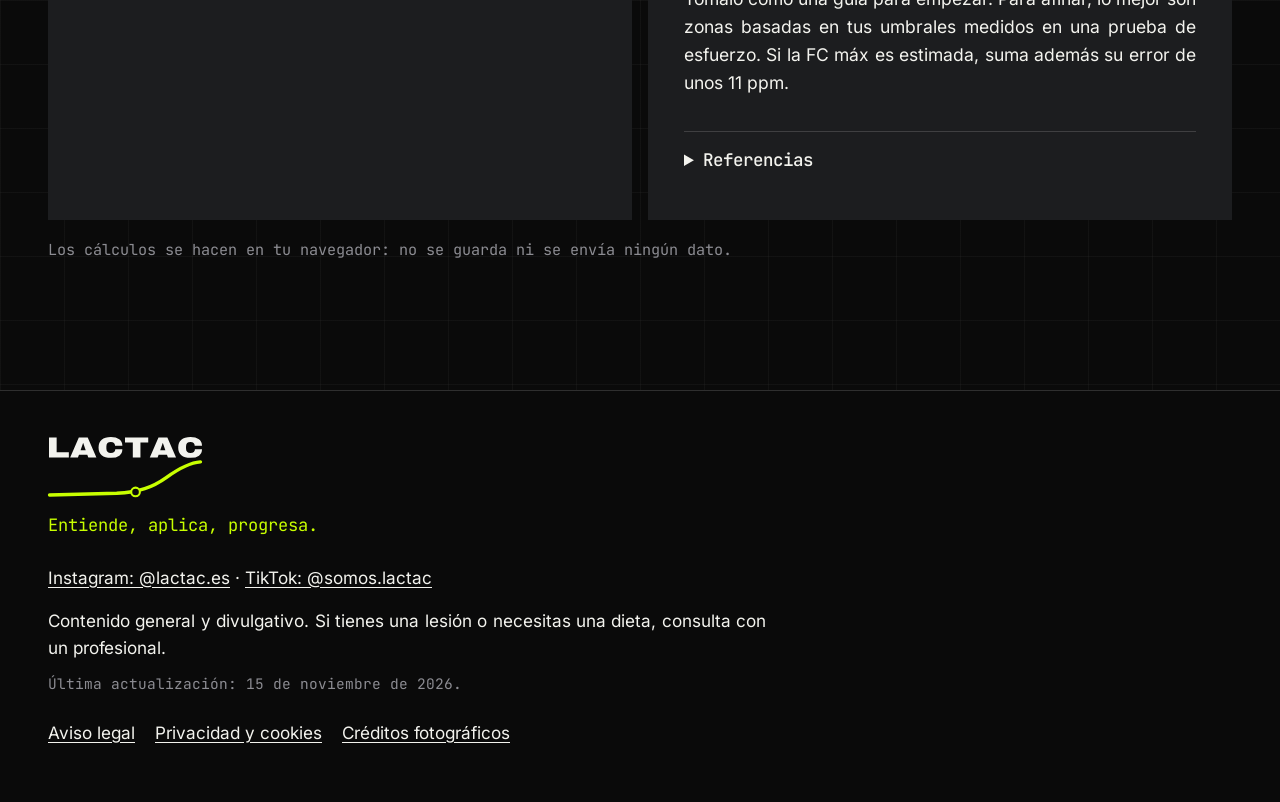
<file: herramientas.html>
<!doctype html>
<html lang="es">
<head>
  <meta charset="utf-8">
  <meta name="viewport" content="width=device-width, initial-scale=1">
  <title>Herramientas: Lactac</title>
  <meta name="description" content="Calculadoras de entrenamiento con su fuente: 1RM estimado, cuánto subir el peso y frecuencia cardíaca máxima.">
  <meta name="theme-color" content="#0A0A0A">
  <link rel="icon" href="assets/logo/lactac-favicon.svg" type="image/svg+xml">
  <link rel="apple-touch-icon" href="assets/logo/lactac-favicon.png">
  <link rel="preload" as="font" type="font/woff2" href="assets/fonts/archivo-900-wdth125-latin.woff2" crossorigin>
  <link rel="stylesheet" href="styles.css?v=20261112b">
  <script>
    document.documentElement.classList.add("js");
    setTimeout(function () {
      if (!(window.__BRAND__ && window.__BRAND__.booted)) document.documentElement.classList.remove("js");
    }, 4000);
  </script>
  <script defer src="lib/gsap.min.js?v=20261105"></script>
  <script defer src="lib/ScrollTrigger.min.js?v=20261105"></script>
  <script defer src="lib/manifest.js?v=20261107"></script>
  <script defer src="main.js?v=20261107i"></script>
  <script defer src="lac.js?v=20261112b"></script>
</head>
<body>
  <a class="skip-link" href="#contenido">Saltar al contenido</a>

  <header class="nav" data-nav>
    <a class="brand" href="index.html" aria-label="Lactac, ir al inicio">
      <img src="assets/logo/lactac-logo-transparente-para-fondo-oscuro.svg" width="5801" height="2433" alt="">
    </a>
    <button class="nav-toggle" type="button" aria-expanded="false" aria-controls="menu" data-menu-toggle>Menú</button>
    <nav class="nav-links" id="menu" aria-label="Principal">
      <a href="index.html">Inicio</a>
      <a href="novedades.html">Novedades</a>
      <a href="aprende.html">Aprende</a>
      <a href="por-deporte.html">Por deporte</a>
      <a href="estudios.html">Estudios</a>
      <a href="glosario.html">Glosario</a>
      <a href="herramientas.html" aria-current="page">Herramientas</a>
      <a href="sobre.html">Sobre Lactac</a>
    </nav>
  </header>

  <main id="contenido">
    <section class="page-head wrap">
      <h1 class="page-title">Herramientas</h1>
      <p class="page-intro">Calculadoras para entrenar con números, cada una con su fórmula, su fuente y sus límites a la vista.</p>
      <svg class="chart page-curve" data-chart="load" viewBox="0 0 1000 120" aria-hidden="true" focusable="false">
        <line class="axis" x1="0" y1="112" x2="1000" y2="112"/>
        <path class="draw curve" pathLength="1" d="M0 104 C 260 102, 480 100, 620 92 C 740 84, 820 60, 880 36 S 960 10, 995 6"/>
      </svg>
      <button class="lac lac-page" type="button" data-lac="curl" data-lac-on="chart:930,112" data-lac-cycle="saluda,pulgar,celebra,piensa,corre,curl,curl" aria-label="Lac, la mascota de Lactac. Púlsalo para que cambie de gesto."></button>
    </section>

    <section class="tools wrap">
      <article class="tool" id="1rm">
        <h2>1RM estimado</h2>
        <p>Calcula el peso máximo que podrías levantar una vez a partir de una serie hasta el fallo, sin tener que probarlo. El cálculo cambia según el ejercicio.</p>
        <form class="tool-form" data-tool="1rm" novalidate>
            <div class="tool-field">
              <label for="1rm-ejercicio">Ejercicio</label>
              <span class="tool-input"><select id="1rm-ejercicio" name="ejercicio">
                <option value="banca">Press de banca</option>
                <option value="prensa">Prensa de piernas</option>
                <option value="general" selected>Otro ejercicio</option>
              </select></span>
            </div>
            <div class="tool-field">
              <label for="1rm-peso">Peso levantado</label>
              <span class="tool-input"><input id="1rm-peso" name="peso" type="text" inputmode="decimal" autocomplete="off" required><span class="tool-unit">kg</span></span>
            </div>
            <div class="tool-field">
              <label for="1rm-reps">Repeticiones hechas (1 a 10)</label>
              <span class="tool-input"><input id="1rm-reps" name="reps" type="text" inputmode="decimal" autocomplete="off" required><span class="tool-unit">reps</span></span>
            </div>
        </form>
        <output class="tool-result" for="1rm-ejercicio 1rm-peso 1rm-reps" aria-live="polite">Rellena el peso y las repeticiones.</output>
        <section class="ficha-block">
          <h3>Cómo se calcula</h3>
          <p>Con el mismo porcentaje del <a href="glosario.html#1rm">1RM</a> no se hacen las mismas repeticiones en todos los ejercicios: en prensa de piernas se hacen más que en press de banca. Por eso usamos las tablas de <a href="https://pubmed.ncbi.nlm.nih.gov/37792272/">Nuzzo et al., 2024</a>: una para press de banca, otra para prensa de piernas y una general para el resto de ejercicios.</p>
          <p>La calculadora busca en la tabla de tu ejercicio a qué porcentaje del 1RM corresponden tus repeticiones, interpolando entre sus valores, y divide el peso entre ese porcentaje. Con «Otro ejercicio» también verás la fórmula clásica: 1RM = peso × 36 / (37 − repeticiones) (<a href="https://doi.org/10.1080/07303084.1993.10606684">Brzycki, 1993</a>).</p>
        </section>
        <section class="ficha-block">
          <h3>Límites</h3>
          <p>Es una estimación de la media: entre personas hay mucha variación, sobre todo en prensa de piernas. Las tablas empiezan en el 95 % del <a href="glosario.html#1rm">1RM</a>; por encima, la calculadora usa que al 100 % se hace una repetición. Faltan datos para tener tablas propias de otros ejercicios (<a href="https://pubmed.ncbi.nlm.nih.gov/37792272/">Nuzzo et al., 2024</a>).</p>
          <p>Usa series de 10 repeticiones o menos: en un estudio, las de 5 fueron las que mejor predijeron el 1RM (<a href="https://pubmed.ncbi.nlm.nih.gov/16937972/">Reynolds et al., 2006</a>).</p>
        </section>
        <details class="fuentes">
          <summary>Referencias</summary>
          <ul>
            <li><a href="https://pubmed.ncbi.nlm.nih.gov/37792272/">Nuzzo et al., 2024</a> Sports Med. Metarregresión con 7289 personas: tablas de repeticiones a cada % del 1RM, en general, en press de banca y en prensa de piernas.</li>
            <li><a href="https://doi.org/10.1080/07303084.1993.10606684">Brzycki, 1993</a> J Phys Educ Recreat Dance. La fórmula clásica.</li>
            <li><a href="https://pubmed.ncbi.nlm.nih.gov/16937972/">Reynolds et al., 2006</a> J Strength Cond Res. Precisión según el número de repeticiones en press de banca y prensa de piernas.</li>
          </ul>
        </details>
      </article>

      <article class="tool" id="cuanto-subir">
        <h2>Cuánto subir el peso</h2>
        <p>Si te sobran una o dos repeticiones de las que buscas, el <a href="glosario.html#acsm">ACSM</a> recomienda subir el peso entre un 2 y un 10 %.</p>
        <form class="tool-form" data-tool="subir" novalidate>
            <div class="tool-field">
              <label for="subir-peso">Peso actual</label>
              <span class="tool-input"><input id="subir-peso" name="peso" type="text" inputmode="decimal" autocomplete="off" required><span class="tool-unit">kg</span></span>
            </div>
        </form>
        <output class="tool-result" for="subir-peso" aria-live="polite">Escribe el peso con el que entrenas.</output>
        <section class="ficha-block">
          <h3>Fórmula</h3>
          <p>Peso actual × 1,02 y peso actual × 1,10 (<a href="https://pubmed.ncbi.nlm.nih.gov/19204579/">ACSM, 2009</a>).</p>
        </section>
        <section class="ficha-block">
          <h3>Límites</h3>
          <p>El rango de 2 a 10 % viene del posicionamiento del <a href="glosario.html#acsm">ACSM</a> de 2009. Su actualización de 2026 sigue recomendando entrenar de forma progresiva, aunque en su resumen no da un porcentaje (<a href="https://pubmed.ncbi.nlm.nih.gov/41843416/">Currier et al., 2026</a>).</p>
          <p>Subir el peso no es la única forma de progresar: en gente que ya entrenaba, sumar repeticiones dio adaptaciones parecidas (<a href="https://pubmed.ncbi.nlm.nih.gov/36199287/">Plotkin et al., 2022</a>). Lo que sí suma es progresar: con el mismo peso todo el tiempo, el músculo creció menos (<a href="https://pubmed.ncbi.nlm.nih.gov/41718594/">Kassiano et al., 2026</a>). Redondea al peso que tengas disponible.</p>
        </section>
        <details class="fuentes">
          <summary>Referencias</summary>
          <ul>
            <li><a href="https://pubmed.ncbi.nlm.nih.gov/19204579/">ACSM, 2009</a> Med Sci Sports Exerc. Subir un 2-10 % cuando sobran una o dos repeticiones.</li>
            <li><a href="https://pubmed.ncbi.nlm.nih.gov/41843416/">Currier et al., 2026</a> Med Sci Sports Exerc. Actualización del ACSM: entrenamiento de fuerza progresivo en adultos sanos.</li>
            <li><a href="https://pubmed.ncbi.nlm.nih.gov/36199287/">Plotkin et al., 2022</a> PeerJ. Progresar subiendo peso o repeticiones.</li>
            <li><a href="https://pubmed.ncbi.nlm.nih.gov/41718594/">Kassiano et al., 2026</a> Med Sci Sports Exerc. Mismo peso o subiendo peso.</li>
          </ul>
        </details>
      </article>

      <article class="tool" id="fc-max">
        <h2>Frecuencia cardíaca máxima</h2>
        <p>Estima tu <a href="glosario.html#fc-max">frecuencia cardíaca máxima</a> a partir de la edad, por ejemplo para calcular tus <a href="glosario.html#zonas-de-entrenamiento">zonas</a> con la <a href="#zonas">calculadora de zonas</a>.</p>
        <form class="tool-form" data-tool="fcmax" novalidate>
            <div class="tool-field">
              <label for="fcmax-edad">Edad</label>
              <span class="tool-input"><input id="fcmax-edad" name="edad" type="text" inputmode="decimal" autocomplete="off" required><span class="tool-unit">años</span></span>
            </div>
        </form>
        <output class="tool-result" for="fcmax-edad" aria-live="polite">Escribe tu edad.</output>
        <section class="ficha-block">
          <h3>Fórmula</h3>
          <p><a href="glosario.html#fc-max">FC máx</a> = 208 − 0,7 × edad (<a href="https://pubmed.ncbi.nlm.nih.gov/11153730/">Tanaka et al., 2001</a>).</p>
          <p>Como segunda referencia, un estudio con 3320 adultos sanos llegó a 211 − 0,64 × edad (<a href="https://pubmed.ncbi.nlm.nih.gov/22376273/">Nes et al., 2013</a>). La calculadora muestra las dos.</p>
        </section>
        <section class="ficha-block">
          <h3>Límites</h3>
          <p>Las dos salen de medias de grupo: el error típico es de unos 11 ppm (<a href="https://pubmed.ncbi.nlm.nih.gov/22376273/">Nes et al., 2013</a>), así que tu valor real puede ser distinto. Si la mides en una prueba de esfuerzo, usa ese valor.</p>
          <p>En ninguno de los dos estudios la <a href="glosario.html#fc-max">FC máx</a> dependía del sexo ni del nivel de actividad. Además, la fórmula clásica de 220 − edad la subestima en personas mayores (<a href="https://pubmed.ncbi.nlm.nih.gov/11153730/">Tanaka et al., 2001</a>), y en el otro estudio las fórmulas anteriores la subestimaban a partir de los 30 años (<a href="https://pubmed.ncbi.nlm.nih.gov/22376273/">Nes et al., 2013</a>).</p>
        </section>
        <details class="fuentes">
          <summary>Referencias</summary>
          <ul>
            <li><a href="https://pubmed.ncbi.nlm.nih.gov/11153730/">Tanaka et al., 2001</a> J Am Coll Cardiol. Metaanálisis con 18 712 personas y validación en laboratorio.</li>
            <li><a href="https://pubmed.ncbi.nlm.nih.gov/22376273/">Nes et al., 2013</a> Scand J Med Sci Sports. 3320 adultos sanos con prueba de esfuerzo máxima.</li>
          </ul>
        </details>
      </article>
      <article class="tool" id="zonas">
        <h2>Zonas por frecuencia cardíaca</h2>
        <p>Calcula entre qué pulsaciones está cada nivel de intensidad. Si conoces tu <a href="glosario.html#fc-max">frecuencia cardíaca máxima</a>, escríbela; si no, pon tu edad y la estimamos. Si añades tu pulso en reposo, el cálculo usa la <a href="glosario.html#fc-reserva">frecuencia cardíaca de reserva</a>.</p>
        <form class="tool-form" data-tool="zonas" novalidate>
            <div class="tool-field">
              <label for="zonas-fcmax">FC máxima (si la conoces)</label>
              <span class="tool-input"><input id="zonas-fcmax" name="fcmax" type="text" inputmode="decimal" autocomplete="off"><span class="tool-unit">ppm</span></span>
            </div>
            <div class="tool-field">
              <label for="zonas-edad">Edad (si no la conoces)</label>
              <span class="tool-input"><input id="zonas-edad" name="edad" type="text" inputmode="decimal" autocomplete="off"><span class="tool-unit">años</span></span>
            </div>
            <div class="tool-field">
              <label for="zonas-reposo">FC en reposo (opcional)</label>
              <span class="tool-input"><input id="zonas-reposo" name="reposo" type="text" inputmode="decimal" autocomplete="off"><span class="tool-unit">ppm</span></span>
            </div>
        </form>
        <output class="tool-result" for="zonas-fcmax zonas-edad zonas-reposo" aria-live="polite">Escribe tu FC máxima o tu edad.</output>
        <section class="ficha-block">
          <h3>Cómo se calcula</h3>
          <p>Usamos la clasificación de la intensidad del <a href="glosario.html#acsm">ACSM</a> (<a href="https://pubmed.ncbi.nlm.nih.gov/21694556/">Garber et al., 2011</a>): muy ligera (menos del 57 % de la <a href="glosario.html#fc-max">FC máx</a>), ligera (57–63 %), moderada (64–76 %), vigorosa (77–95 %) y casi máxima o máxima (96 % o más). El ACSM no las numera: las llamamos zonas 1 a 5 para que sea más fácil referirse a ellas.</p>
          <p>Si pones tu FC en reposo, usa los porcentajes de la FC de reserva de la misma clasificación (menos del 30 %, 30–39 %, 40–59 %, 60–89 % y 90 % o más) y les suma tu pulso en reposo. Sin FC máxima, la estimamos con 208 − 0,7 × edad (<a href="https://pubmed.ncbi.nlm.nih.gov/11153730/">Tanaka et al., 2001</a>).</p>
        </section>
        <section class="ficha-block">
          <h3>Límites</h3>
          <p>Son porcentajes fijos, iguales para todo el mundo, y el cuerpo no funciona así: en 100 personas, el <a href="glosario.html#umbral-de-lactato">umbral de lactato</a> salió entre el 60 y el 90 % de la <a href="glosario.html#fc-max">FC máx</a> según la persona (<a href="https://pubmed.ncbi.nlm.nih.gov/31479001/">Iannetta et al., 2020</a>). Por eso dos personas en la misma «zona» pueden estar haciendo esfuerzos muy distintos.</p>
          <p>Tómalo como una guía para empezar. Para afinar, lo mejor son zonas basadas en tus umbrales medidos en una prueba de esfuerzo. Si la FC máx es estimada, suma además su error de unos 11 ppm.</p>
        </section>
        <details class="fuentes">
          <summary>Referencias</summary>
          <ul>
            <li><a href="https://pubmed.ncbi.nlm.nih.gov/21694556/">Garber et al., 2011</a> Med Sci Sports Exerc. Posicionamiento del ACSM sobre ejercicio en adultos sanos, con la clasificación de la intensidad.</li>
            <li><a href="https://pubmed.ncbi.nlm.nih.gov/31479001/">Iannetta et al., 2020</a> Med Sci Sports Exerc. 100 personas: dónde caen sus umbrales respecto a los porcentajes fijos.</li>
            <li><a href="https://pubmed.ncbi.nlm.nih.gov/11153730/">Tanaka et al., 2001</a> J Am Coll Cardiol. Fórmula para estimar la FC máxima.</li>
          </ul>
        </details>
      </article>
    </section>
    <noscript><p class="wrap tools-note">Las calculadoras necesitan JavaScript activado.</p></noscript>
    <p class="wrap tools-note">Los cálculos se hacen en tu navegador: no se guarda ni se envía ningún dato.</p>
    <div class="page-end"></div>
  </main>

  <footer class="footer">
    <div class="wrap footer-inner">
      <img class="footer-logo" src="assets/logo/lactac-logo-transparente-para-fondo-oscuro.svg" width="5801" height="2433" alt="Lactac" loading="lazy">
      <p class="footer-tagline">Entiende, aplica, progresa.</p>
      <p class="footer-ig"><a href="https://www.instagram.com/lactac.es/">Instagram: @lactac.es</a> · <a href="https://www.tiktok.com/@somos.lactac">TikTok: @somos.lactac</a></p>
      <p>Contenido general y divulgativo. Si tienes una lesión o necesitas una dieta, consulta con un profesional.</p>
      <p class="footer-updated">Última actualización: 15 de noviembre de 2026.</p>
      <p class="footer-credits">
        <a href="aviso-legal.html">Aviso legal</a>
        <a href="privacidad.html">Privacidad y cookies</a>
        <a href="creditos.html">Créditos fotográficos</a>
      </p>
    </div>
  </footer>
</body>
</html>
</file>
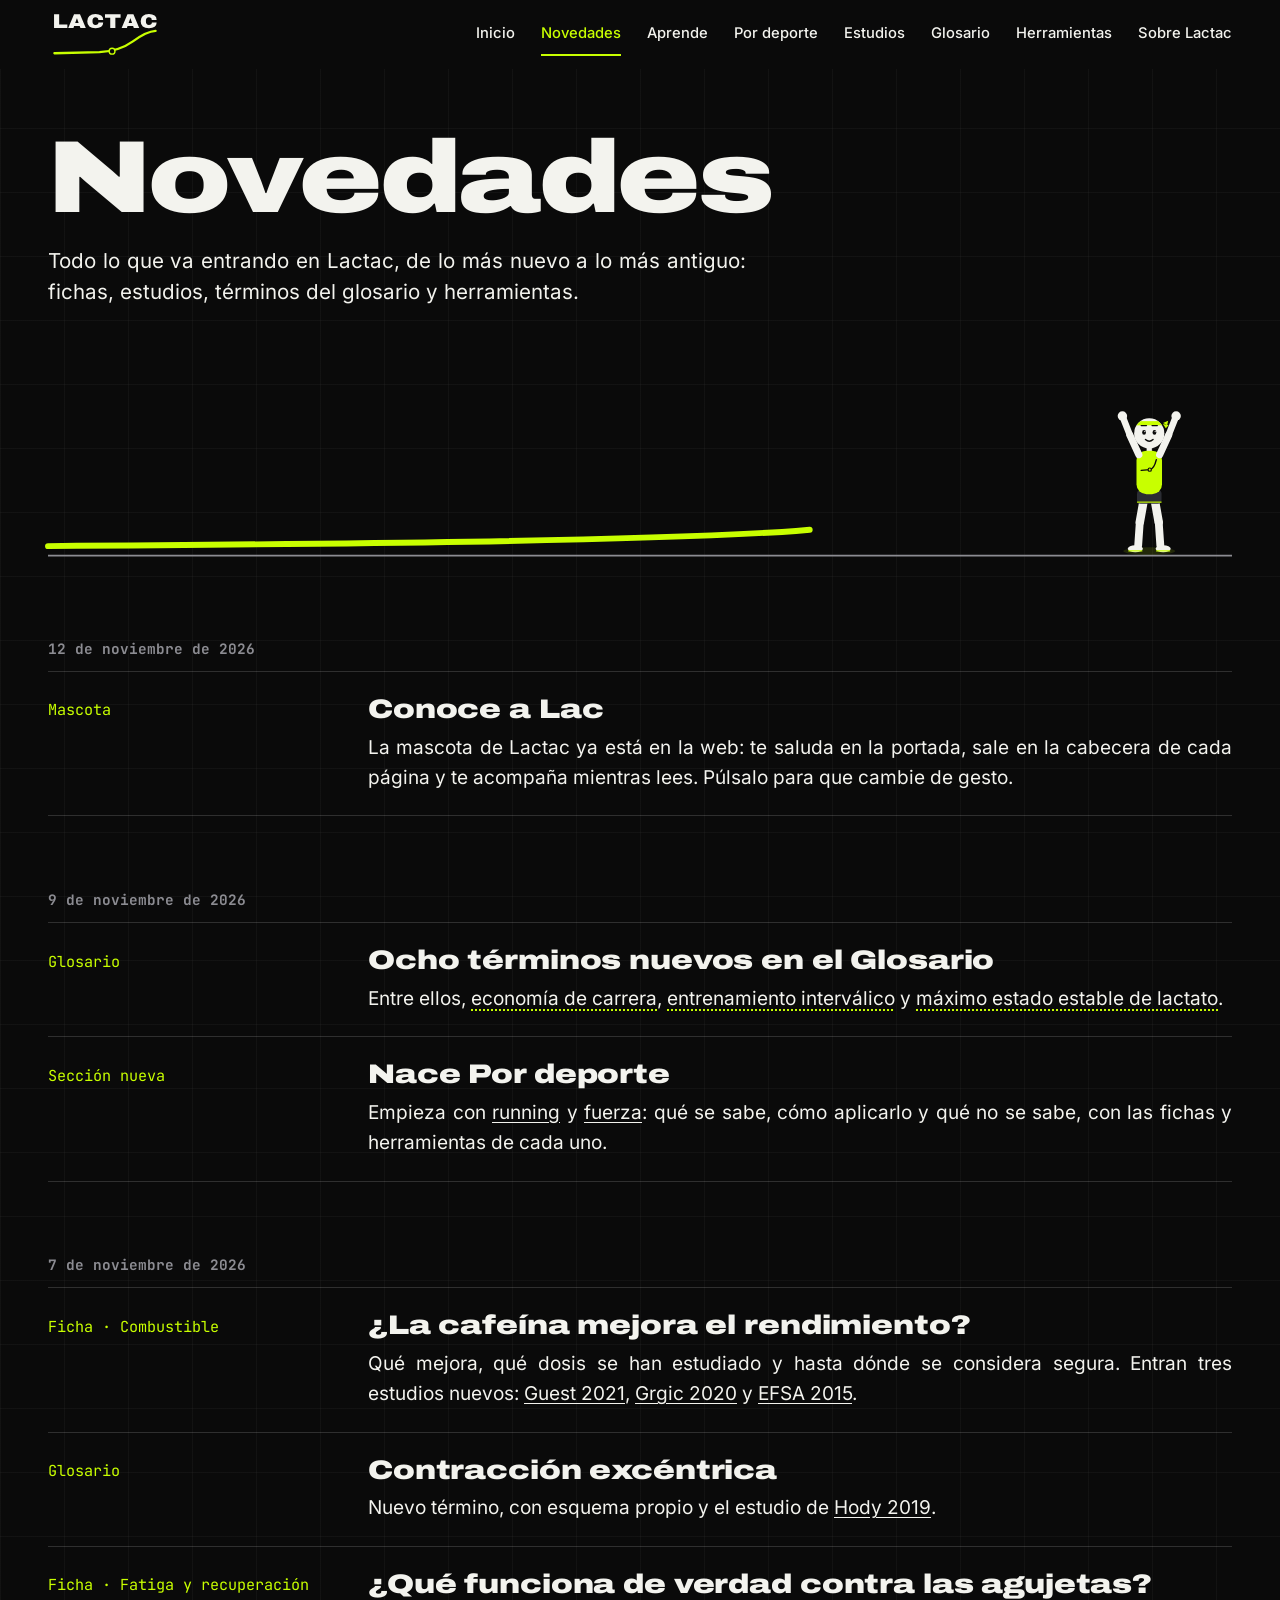
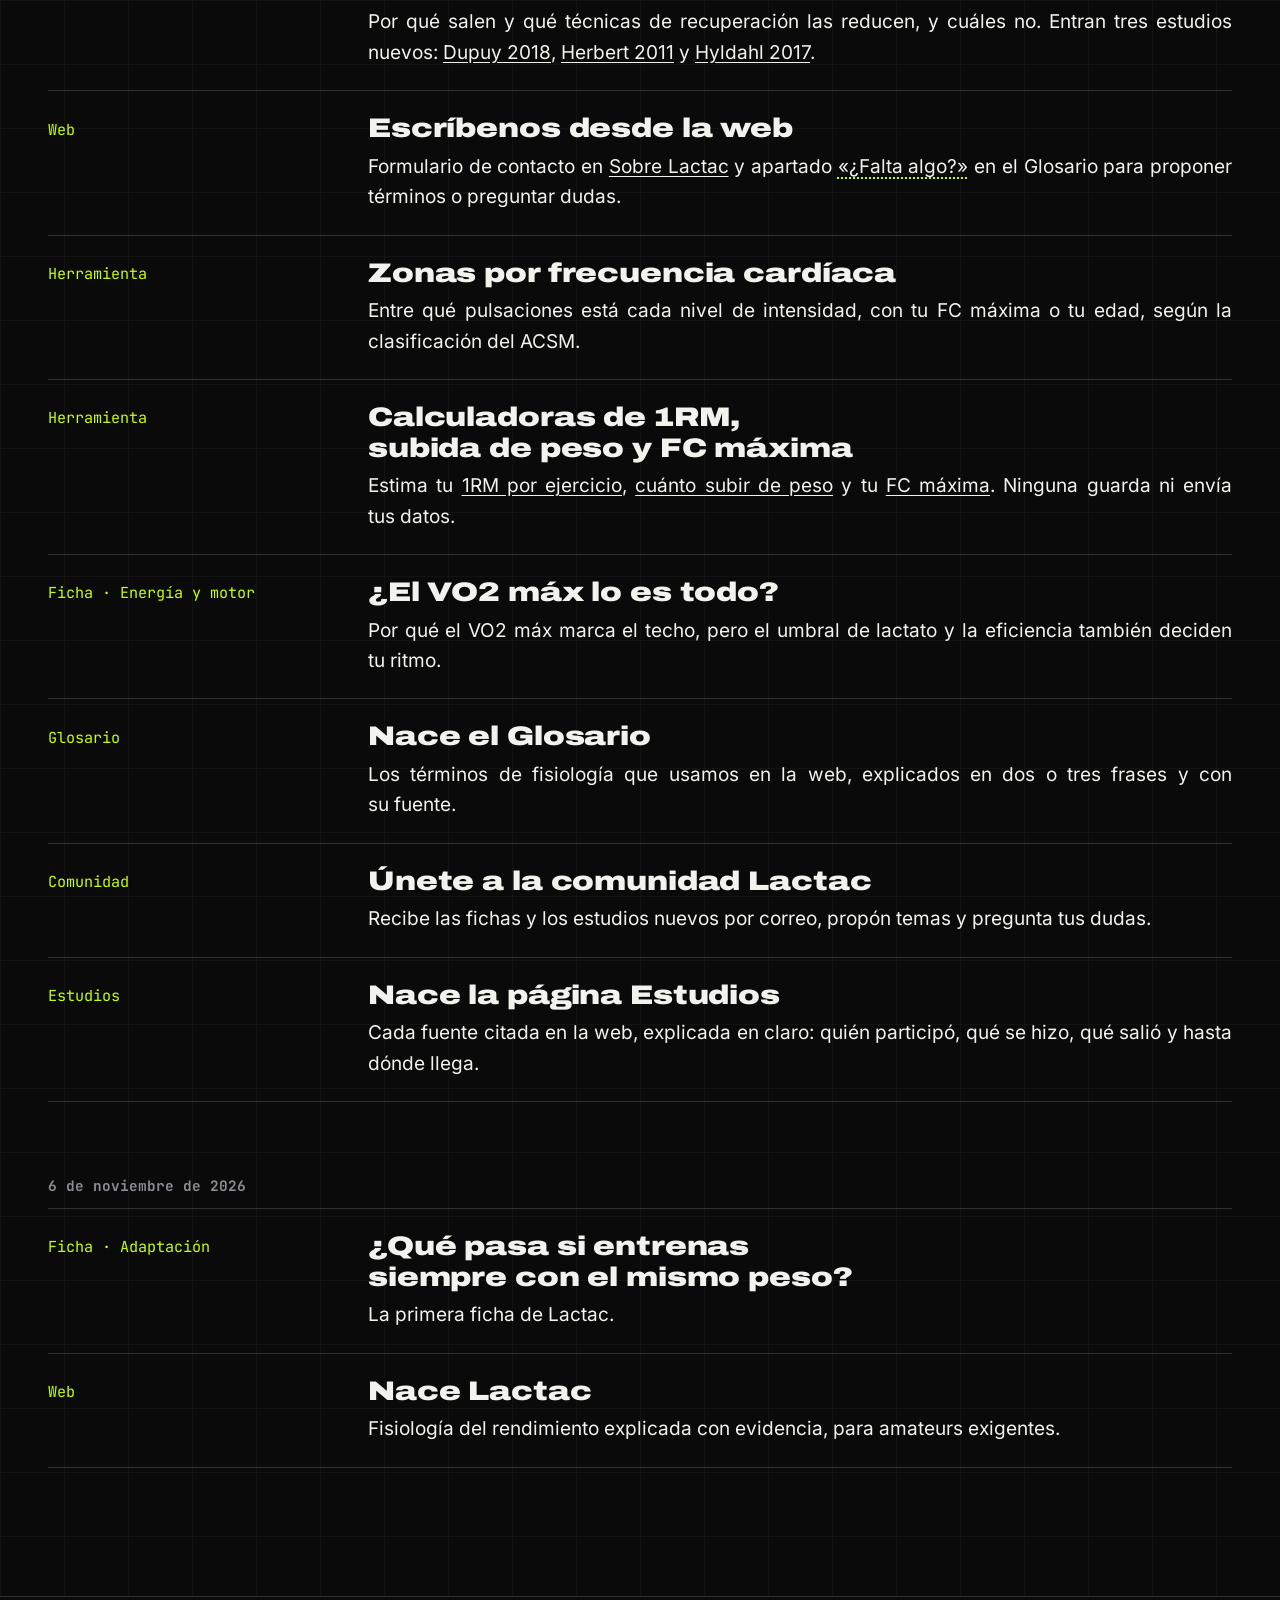
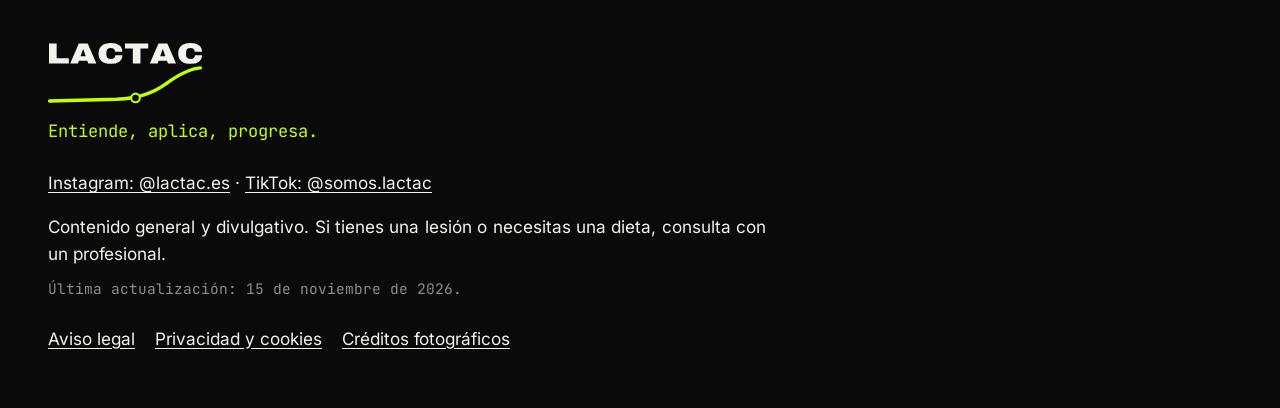
<file: novedades.html>
<!doctype html>
<html lang="es">
<head>
  <meta charset="utf-8">
  <meta name="viewport" content="width=device-width, initial-scale=1">
  <title>Novedades de Lactac</title>
  <meta name="description" content="Todo lo nuevo de Lactac: fichas, estudios, términos del glosario y herramientas, por fecha.">
  <meta name="theme-color" content="#0A0A0A">
  <link rel="icon" href="assets/logo/lactac-favicon.svg" type="image/svg+xml">
  <link rel="apple-touch-icon" href="assets/logo/lactac-favicon.png">
  <link rel="preload" as="font" type="font/woff2" href="assets/fonts/archivo-900-wdth125-latin.woff2" crossorigin>
  <link rel="stylesheet" href="styles.css?v=20261112b">
  <script>
    document.documentElement.classList.add("js");
    setTimeout(function () {
      if (!(window.__BRAND__ && window.__BRAND__.booted)) document.documentElement.classList.remove("js");
    }, 4000);
  </script>
  <script defer src="lib/gsap.min.js?v=20261105"></script>
  <script defer src="lib/ScrollTrigger.min.js?v=20261105"></script>
  <script defer src="lib/manifest.js?v=20261107"></script>
  <script defer src="main.js?v=20261107i"></script>
  <script defer src="lac.js?v=20261112b"></script>
</head>
<body>
  <a class="skip-link" href="#contenido">Saltar al contenido</a>

  <header class="nav" data-nav>
    <a class="brand" href="index.html" aria-label="Lactac, ir al inicio">
      <img src="assets/logo/lactac-logo-transparente-para-fondo-oscuro.svg" width="5801" height="2433" alt="">
    </a>
    <button class="nav-toggle" type="button" aria-expanded="false" aria-controls="menu" data-menu-toggle>Menú</button>
    <nav class="nav-links" id="menu" aria-label="Principal">
      <a href="index.html">Inicio</a>
      <a href="novedades.html" aria-current="page">Novedades</a>
      <a href="aprende.html">Aprende</a>
      <a href="por-deporte.html">Por deporte</a>
      <a href="estudios.html">Estudios</a>
      <a href="glosario.html">Glosario</a>
      <a href="herramientas.html">Herramientas</a>
      <a href="sobre.html">Sobre Lactac</a>
    </nav>
  </header>

  <main id="contenido">
    <section class="page-head wrap">
      <h1 class="page-title">Novedades</h1>
      <p class="page-intro">Todo lo que va entrando en Lactac, de lo más nuevo a lo más antiguo: fichas, estudios, términos del glosario y herramientas.</p>
      <svg class="chart page-curve" data-chart="load" viewBox="0 0 1000 120" aria-hidden="true" focusable="false">
        <line class="axis" x1="0" y1="112" x2="1000" y2="112"/>
        <path class="draw curve" pathLength="1" d="M0 104 C 260 102, 480 100, 620 92 C 740 84, 820 60, 880 36 S 960 10, 995 6"/>
      </svg>
      <button class="lac lac-page" type="button" data-lac="celebra" data-lac-on="chart:930,112" data-lac-cycle="saluda,pulgar,celebra,piensa,corre,curl,celebra" aria-label="Lac, la mascota de Lactac. Púlsalo para que cambie de gesto."></button>
    </section>

    <!-- Para añadir una novedad: un li.news-item arriba del todo de su día (o un día nuevo encima). Las tres primeras se copian en «Lo último» de la portada. -->
    <section class="news-day wrap" aria-labelledby="dia-2026-11-12">
      <h2 class="news-date" id="dia-2026-11-12"><time datetime="2026-11-12">12 de noviembre de 2026</time></h2>
      <ul class="news-list">
        <li class="news-item">
          <p class="news-tag">Mascota</p>
          <div class="news-body">
            <h3><a href="index.html">Conoce a Lac</a></h3>
            <p>La mascota de Lactac ya está en la web: te saluda en la portada, sale en la cabecera de cada página y te acompaña mientras lees. Púlsalo para que cambie de gesto.</p>
          </div>
        </li>
      </ul>
    </section>

    <section class="news-day wrap" aria-labelledby="dia-2026-11-09">
      <h2 class="news-date" id="dia-2026-11-09"><time datetime="2026-11-09">9 de noviembre de 2026</time></h2>
      <ul class="news-list">
        <li class="news-item">
          <p class="news-tag">Glosario</p>
          <div class="news-body">
            <h3><a href="glosario.html">Ocho términos nuevos en el Glosario</a></h3>
            <p>Entre ellos, <a href="glosario.html#economia-de-carrera">economía de carrera</a>, <a href="glosario.html#entrenamiento-intervalico">entrenamiento interválico</a> y <a href="glosario.html#maximo-estado-estable">máximo estado estable de lactato</a>.</p>
          </div>
        </li>
        <li class="news-item">
          <p class="news-tag">Sección nueva</p>
          <div class="news-body">
            <h3><a href="por-deporte.html">Nace Por deporte</a></h3>
            <p>Empieza con <a href="por-deporte.html#running">running</a> y <a href="por-deporte.html#fuerza">fuerza</a>: qué se sabe, cómo aplicarlo y qué no se sabe, con las fichas y herramientas de cada uno.</p>
          </div>
        </li>
      </ul>
    </section>

    <section class="news-day wrap" aria-labelledby="dia-2026-11-07">
      <h2 class="news-date" id="dia-2026-11-07"><time datetime="2026-11-07">7 de noviembre de 2026</time></h2>
      <ul class="news-list">
        <li class="news-item">
          <p class="news-tag">Ficha · Combustible</p>
          <div class="news-body">
            <h3><a href="aprende.html#cafeina">¿La cafeína mejora el rendimiento?</a></h3>
            <p>Qué mejora, qué dosis se han estudiado y hasta dónde se considera segura. Entran tres estudios nuevos: <a href="estudios.html#guest-2021">Guest 2021</a>, <a href="estudios.html#grgic-2020">Grgic 2020</a> y <a href="estudios.html#efsa-2015">EFSA 2015</a>.</p>
          </div>
        </li>
        <li class="news-item">
          <p class="news-tag">Glosario</p>
          <div class="news-body">
            <h3><a href="glosario.html#contraccion-excentrica">Contracción excéntrica</a></h3>
            <p>Nuevo término, con esquema propio y el estudio de <a href="estudios.html#hody-2019">Hody 2019</a>.</p>
          </div>
        </li>
        <li class="news-item">
          <p class="news-tag">Ficha · Fatiga y recuperación</p>
          <div class="news-body">
            <h3><a href="aprende.html#agujetas">¿Qué funciona de verdad contra las agujetas?</a></h3>
            <p>Por qué salen y qué técnicas de recuperación las reducen, y cuáles no. Entran tres estudios nuevos: <a href="estudios.html#dupuy-2018">Dupuy 2018</a>, <a href="estudios.html#herbert-2011">Herbert 2011</a> y <a href="estudios.html#hyldahl-2017">Hyldahl 2017</a>.</p>
          </div>
        </li>
        <li class="news-item">
          <p class="news-tag">Web</p>
          <div class="news-body">
            <h3><a href="sobre.html#contacto">Escríbenos desde la web</a></h3>
            <p>Formulario de contacto en <a href="sobre.html#contacto">Sobre Lactac</a> y apartado <a href="glosario.html#sugerencias">«¿Falta algo?»</a> en el Glosario para proponer términos o preguntar dudas.</p>
          </div>
        </li>
        <li class="news-item">
          <p class="news-tag">Herramienta</p>
          <div class="news-body">
            <h3><a href="herramientas.html#zonas">Zonas por frecuencia cardíaca</a></h3>
            <p>Entre qué pulsaciones está cada nivel de intensidad, con tu FC máxima o tu edad, según la clasificación del ACSM.</p>
          </div>
        </li>
        <li class="news-item">
          <p class="news-tag">Herramienta</p>
          <div class="news-body">
            <h3><a href="herramientas.html">Calculadoras de 1RM, subida de peso y FC máxima</a></h3>
            <p>Estima tu <a href="herramientas.html#1rm">1RM por ejercicio</a>, <a href="herramientas.html#cuanto-subir">cuánto subir de peso</a> y tu <a href="herramientas.html#fc-max">FC máxima</a>. Ninguna guarda ni envía tus datos.</p>
          </div>
        </li>
        <li class="news-item">
          <p class="news-tag">Ficha · Energía y motor</p>
          <div class="news-body">
            <h3><a href="aprende.html#vo2-max-todo">¿El VO2 máx lo es todo?</a></h3>
            <p>Por qué el VO2 máx marca el techo, pero el umbral de lactato y la eficiencia también deciden tu ritmo.</p>
          </div>
        </li>
        <li class="news-item">
          <p class="news-tag">Glosario</p>
          <div class="news-body">
            <h3><a href="glosario.html">Nace el Glosario</a></h3>
            <p>Los términos de fisiología que usamos en la web, explicados en dos o tres frases y con su fuente.</p>
          </div>
        </li>
        <li class="news-item">
          <p class="news-tag">Comunidad</p>
          <div class="news-body">
            <h3><a href="index.html#comunidad">Únete a la comunidad Lactac</a></h3>
            <p>Recibe las fichas y los estudios nuevos por correo, propón temas y pregunta tus dudas.</p>
          </div>
        </li>
        <li class="news-item">
          <p class="news-tag">Estudios</p>
          <div class="news-body">
            <h3><a href="estudios.html">Nace la página Estudios</a></h3>
            <p>Cada fuente citada en la web, explicada en claro: quién participó, qué se hizo, qué salió y hasta dónde llega.</p>
          </div>
        </li>
      </ul>
    </section>

    <section class="news-day wrap" aria-labelledby="dia-2026-11-06">
      <h2 class="news-date" id="dia-2026-11-06"><time datetime="2026-11-06">6 de noviembre de 2026</time></h2>
      <ul class="news-list">
        <li class="news-item">
          <p class="news-tag">Ficha · Adaptación</p>
          <div class="news-body">
            <h3><a href="aprende.html#mismo-peso">¿Qué pasa si entrenas siempre con el mismo peso?</a></h3>
            <p>La primera ficha de Lactac.</p>
          </div>
        </li>
        <li class="news-item">
          <p class="news-tag">Web</p>
          <div class="news-body">
            <h3><a href="index.html">Nace Lactac</a></h3>
            <p>Fisiología del rendimiento explicada con evidencia, para amateurs exigentes.</p>
          </div>
        </li>
      </ul>
    </section>
    <div class="page-end"></div>
  </main>

  <footer class="footer">
    <div class="wrap footer-inner">
      <img class="footer-logo" src="assets/logo/lactac-logo-transparente-para-fondo-oscuro.svg" width="5801" height="2433" alt="Lactac" loading="lazy">
      <p class="footer-tagline">Entiende, aplica, progresa.</p>
      <p class="footer-ig"><a href="https://www.instagram.com/lactac.es/">Instagram: @lactac.es</a> · <a href="https://www.tiktok.com/@somos.lactac">TikTok: @somos.lactac</a></p>
      <p>Contenido general y divulgativo. Si tienes una lesión o necesitas una dieta, consulta con un profesional.</p>
      <p class="footer-updated">Última actualización: 15 de noviembre de 2026.</p>
      <p class="footer-credits">
        <a href="aviso-legal.html">Aviso legal</a>
        <a href="privacidad.html">Privacidad y cookies</a>
        <a href="creditos.html">Créditos fotográficos</a>
      </p>
    </div>
  </footer>
</body>
</html>
</file>
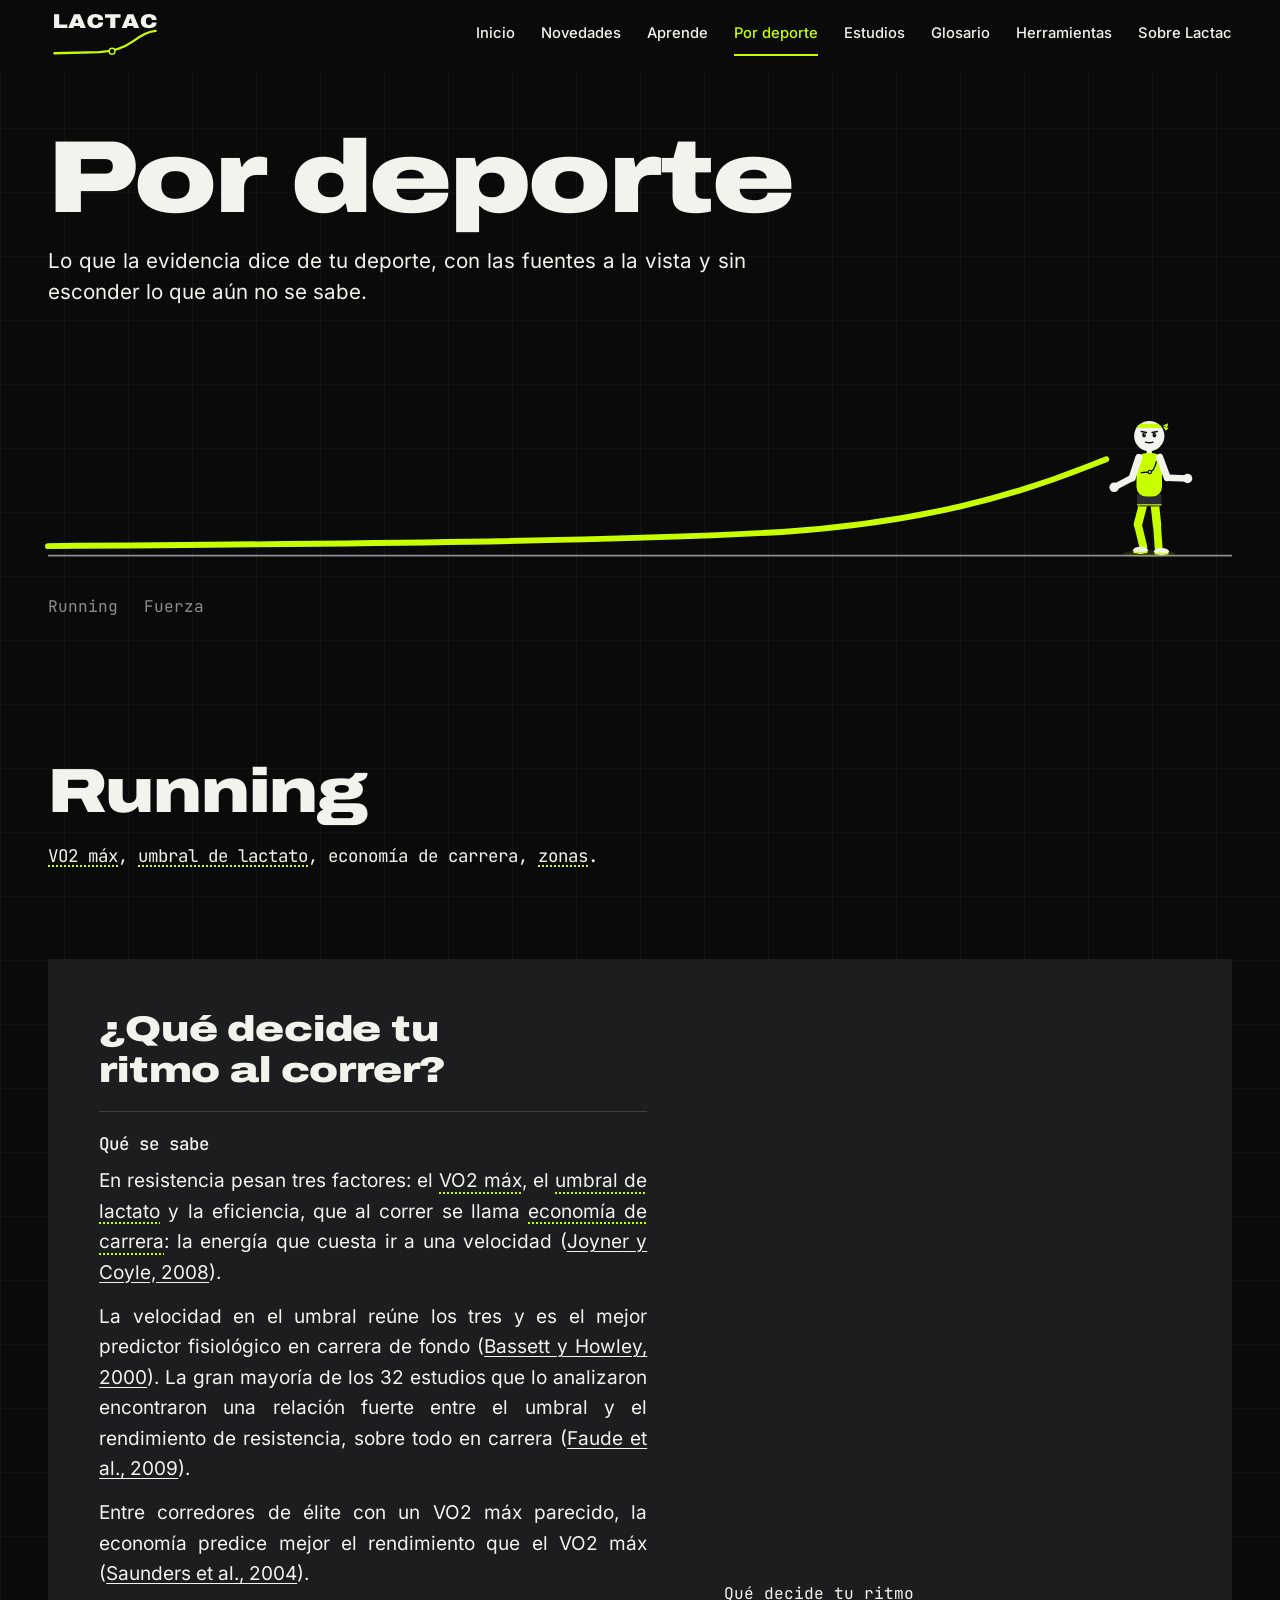
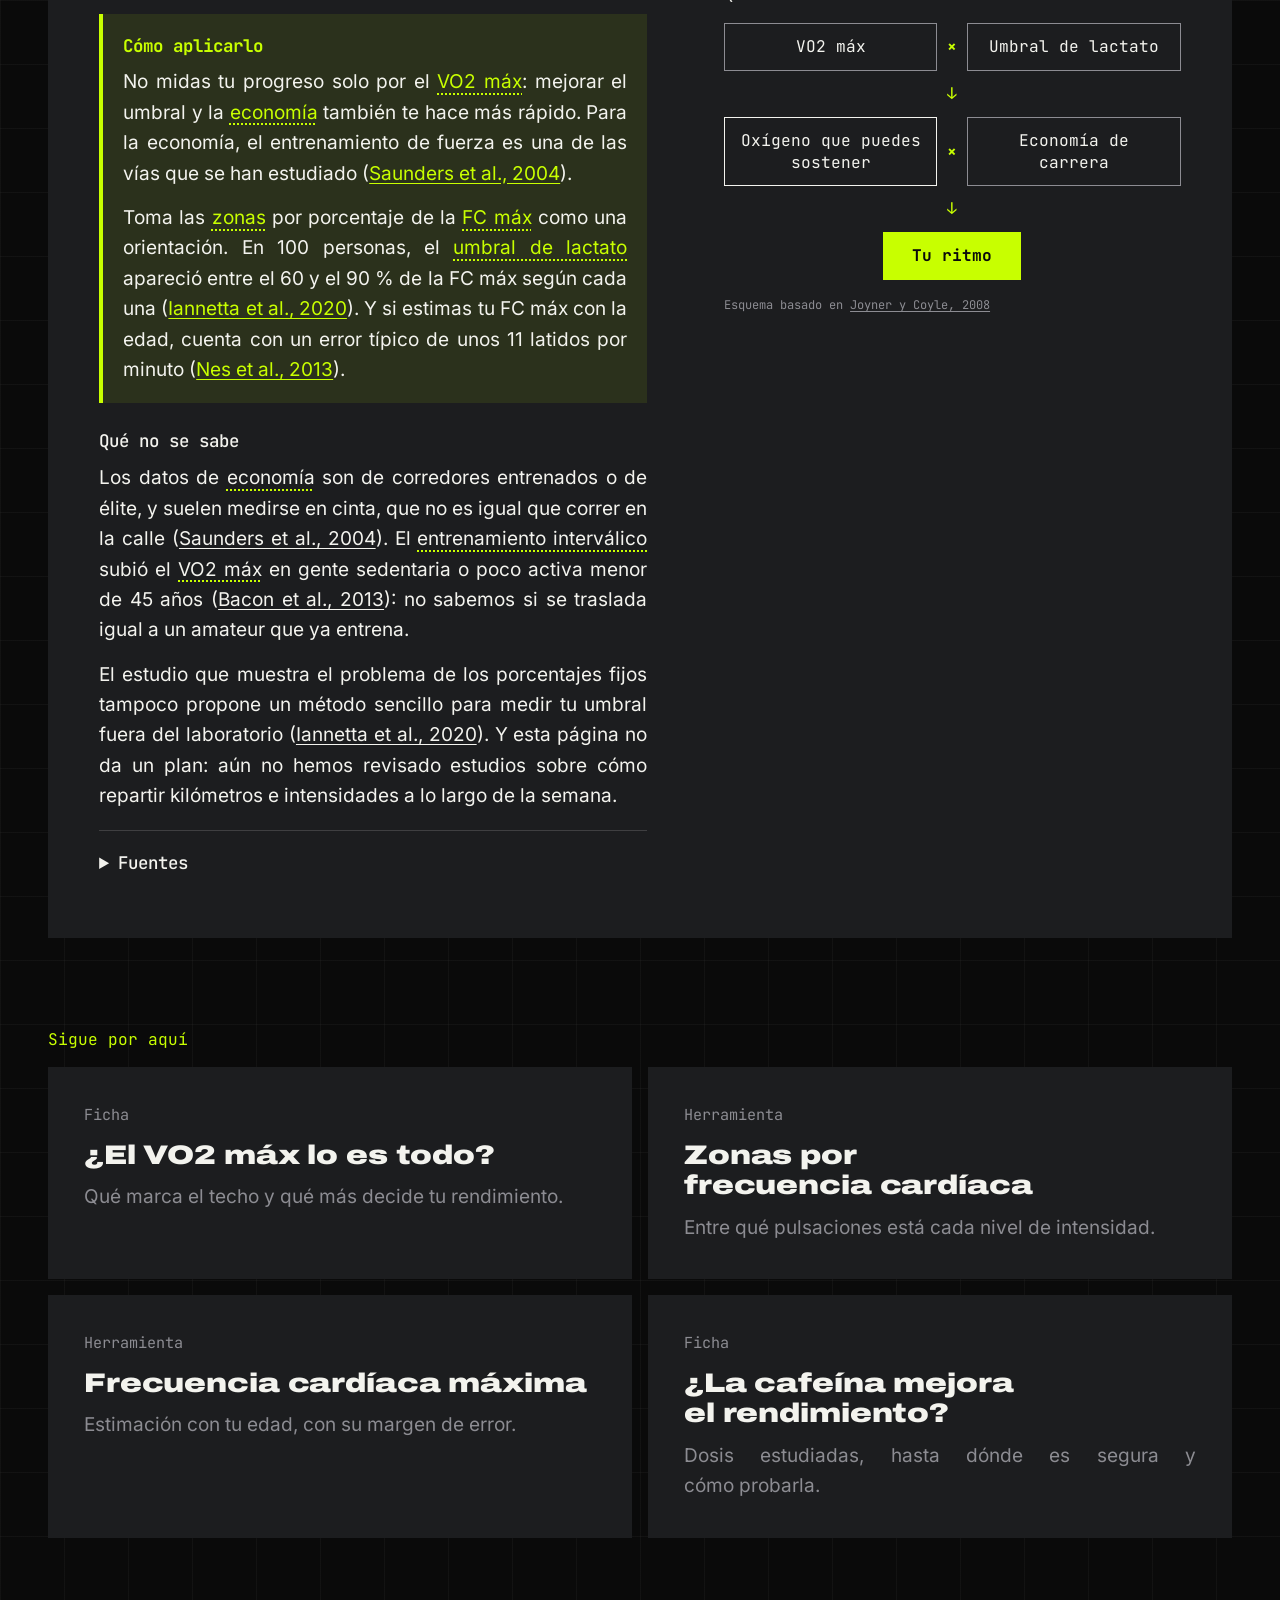
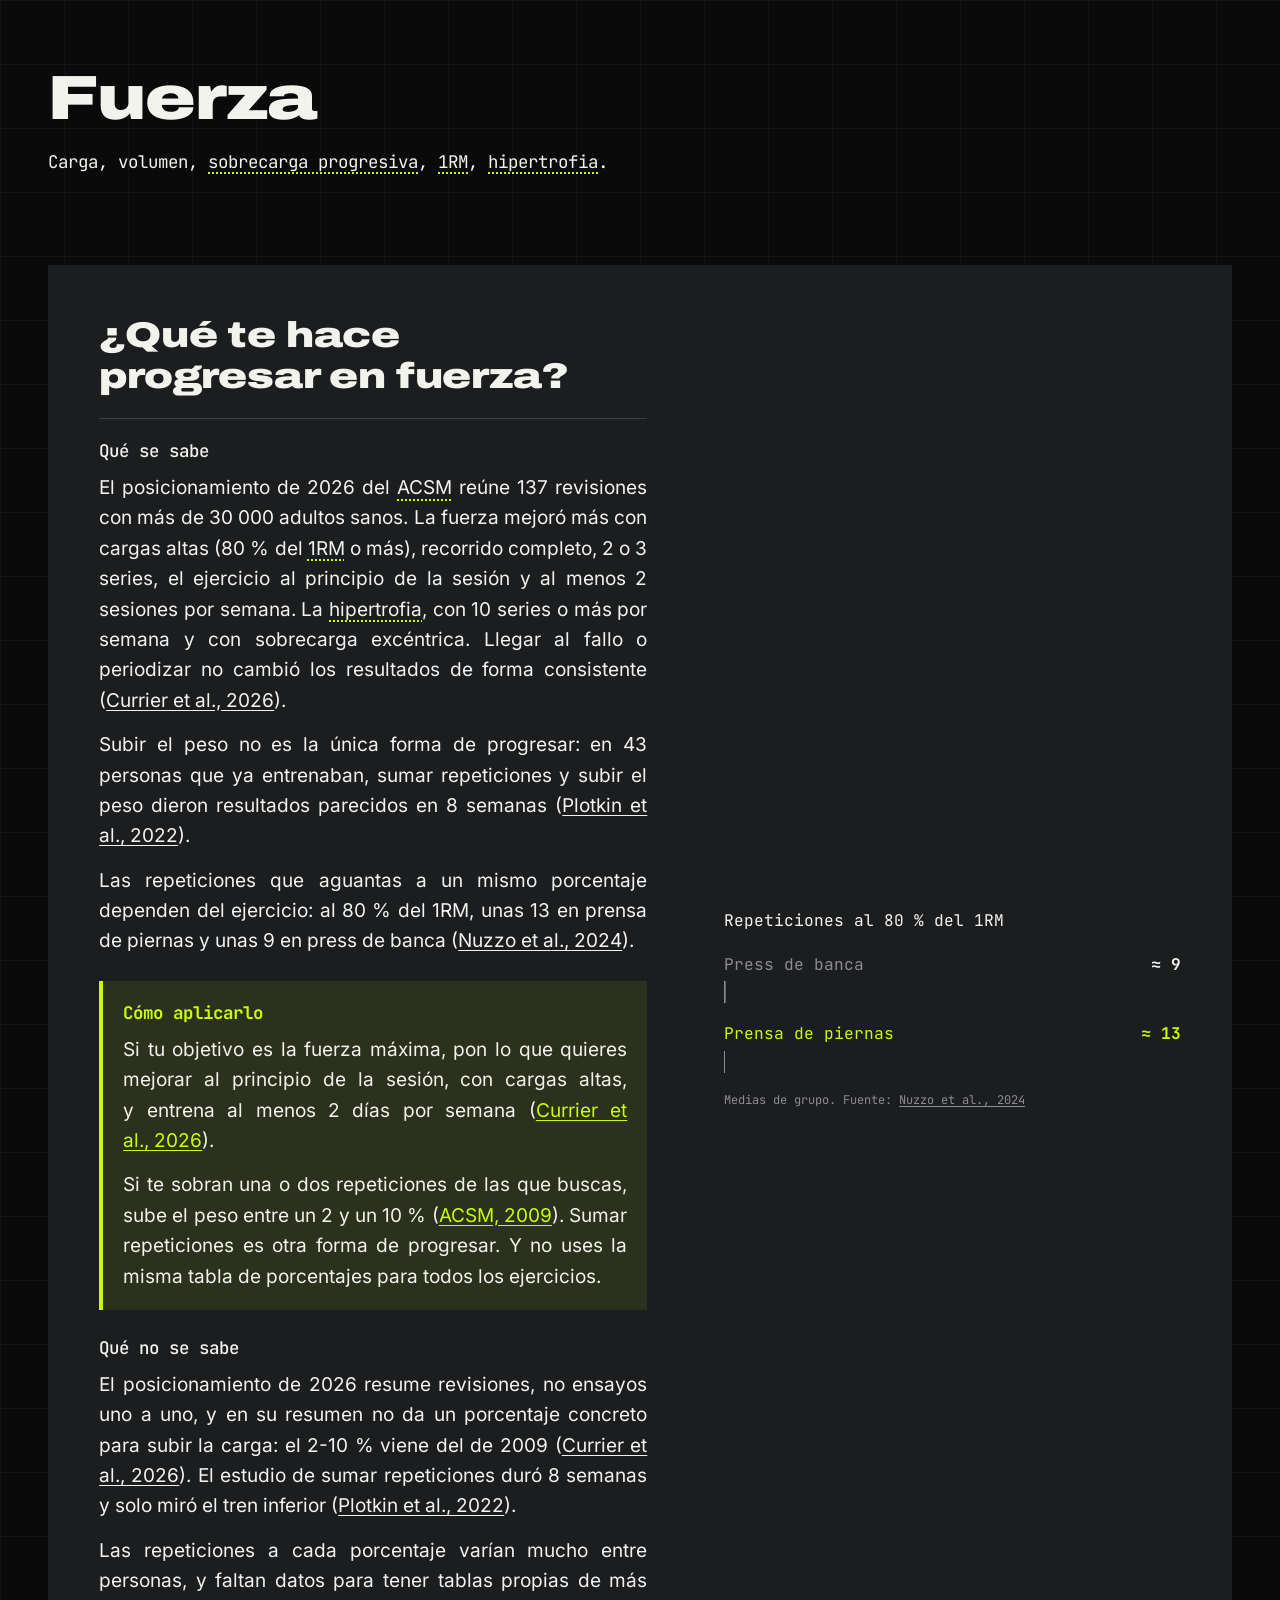
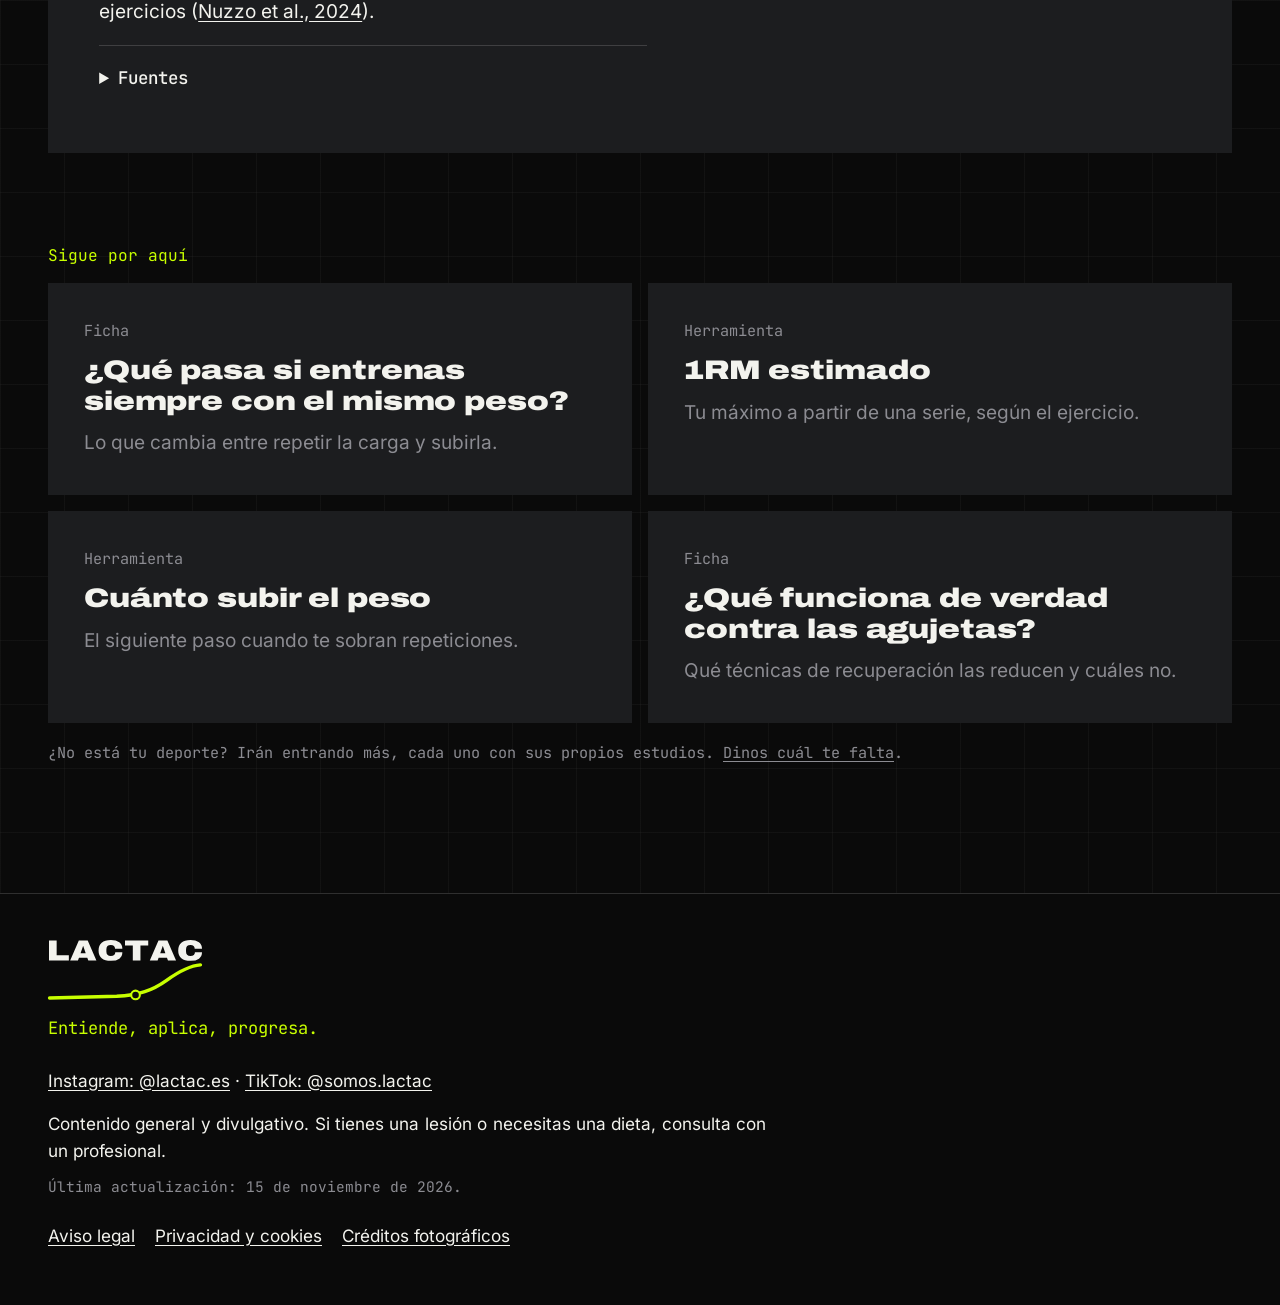
<file: por-deporte.html>
<!doctype html>
<html lang="es">
<head>
  <meta charset="utf-8">
  <meta name="viewport" content="width=device-width, initial-scale=1">
  <title>Por deporte: Lactac</title>
  <meta name="description" content="La fisiología de tu deporte con sus fuentes a la vista: qué decide tu ritmo al correr y qué hace progresar en fuerza.">
  <meta name="theme-color" content="#0A0A0A">
  <link rel="icon" href="assets/logo/lactac-favicon.svg" type="image/svg+xml">
  <link rel="apple-touch-icon" href="assets/logo/lactac-favicon.png">
  <link rel="preload" as="font" type="font/woff2" href="assets/fonts/archivo-900-wdth125-latin.woff2" crossorigin>
  <link rel="stylesheet" href="styles.css?v=20261112b">
  <script>
    document.documentElement.classList.add("js");
    setTimeout(function () {
      if (!(window.__BRAND__ && window.__BRAND__.booted)) document.documentElement.classList.remove("js");
    }, 4000);
  </script>
  <script defer src="lib/gsap.min.js?v=20261105"></script>
  <script defer src="lib/ScrollTrigger.min.js?v=20261105"></script>
  <script defer src="lib/manifest.js?v=20261107"></script>
  <script defer src="main.js?v=20261107i"></script>
  <script defer src="lac.js?v=20261112b"></script>
</head>
<body>
  <a class="skip-link" href="#contenido">Saltar al contenido</a>

  <header class="nav" data-nav>
    <a class="brand" href="index.html" aria-label="Lactac, ir al inicio">
      <img src="assets/logo/lactac-logo-transparente-para-fondo-oscuro.svg" width="5801" height="2433" alt="">
    </a>
    <button class="nav-toggle" type="button" aria-expanded="false" aria-controls="menu" data-menu-toggle>Menú</button>
    <nav class="nav-links" id="menu" aria-label="Principal">
      <a href="index.html">Inicio</a>
      <a href="novedades.html">Novedades</a>
      <a href="aprende.html">Aprende</a>
      <a href="por-deporte.html" aria-current="page">Por deporte</a>
      <a href="estudios.html">Estudios</a>
      <a href="glosario.html">Glosario</a>
      <a href="herramientas.html">Herramientas</a>
      <a href="sobre.html">Sobre Lactac</a>
    </nav>
  </header>

  <main id="contenido">
    <section class="page-head wrap">
      <h1 class="page-title">Por deporte</h1>
      <p class="page-intro">Lo que la evidencia dice de tu deporte, con las fuentes a la vista y sin esconder lo que aún no se sabe.</p>
      <svg class="chart page-curve" data-chart="load" viewBox="0 0 1000 120" aria-hidden="true" focusable="false">
        <line class="axis" x1="0" y1="112" x2="1000" y2="112"/>
        <path class="draw curve" pathLength="1" d="M0 104 C 260 102, 480 100, 620 92 C 740 84, 820 60, 880 36 S 960 10, 995 6"/>
      </svg>
      <button class="lac lac-page" type="button" data-lac="corre" data-lac-on="chart:930,112" data-lac-cycle="saluda,pulgar,celebra,piensa,corre,curl,corre" aria-label="Lac, la mascota de Lactac. Púlsalo para que cambie de gesto."></button>
    </section>

    <nav class="subnav wrap" aria-label="Deportes">
      <a href="#running">Running</a>
      <a href="#fuerza">Fuerza</a>
    </nav>

    <section class="pillar sport wrap" id="running">
      <div class="pillar-text">
        <h2>Running</h2>
        <p class="covers"><a href="glosario.html#vo2-max">VO2 máx</a>, <a href="glosario.html#umbral-de-lactato">umbral de lactato</a>, economía de carrera, <a href="glosario.html#zonas-de-entrenamiento">zonas</a>.</p>
      </div>
      <article class="ficha" id="ritmo-running">
        <div class="ficha-text">
          <h3>¿Qué decide tu ritmo al correr?</h3>
          <section class="ficha-block">
            <h4>Qué se sabe</h4>
            <p>En resistencia pesan tres factores: el <a href="glosario.html#vo2-max">VO2 máx</a>, el <a href="glosario.html#umbral-de-lactato">umbral de lactato</a> y la eficiencia, que al correr se llama <a href="glosario.html#economia-de-carrera">economía de carrera</a>: la energía que cuesta ir a una velocidad (<a href="estudios.html#joyner-2008">Joyner y Coyle, 2008</a>).</p>
            <p>La velocidad en el umbral reúne los tres y es el mejor predictor fisiológico en carrera de fondo (<a href="estudios.html#bassett-2000">Bassett y Howley, 2000</a>). La gran mayoría de los 32 estudios que lo analizaron encontraron una relación fuerte entre el umbral y el rendimiento de resistencia, sobre todo en carrera (<a href="estudios.html#faude-2009">Faude et al., 2009</a>).</p>
            <p>Entre corredores de élite con un VO2 máx parecido, la economía predice mejor el rendimiento que el VO2 máx (<a href="estudios.html#saunders-2004">Saunders et al., 2004</a>).</p>
          </section>
          <section class="ficha-block ficha-apply" id="running-aplicar">
            <h4>Cómo aplicarlo</h4>
            <p>No midas tu progreso solo por el <a href="glosario.html#vo2-max">VO2 máx</a>: mejorar el umbral y la <a href="glosario.html#economia-de-carrera">economía</a> también te hace más rápido. Para la economía, el entrenamiento de fuerza es una de las vías que se han estudiado (<a href="estudios.html#saunders-2004">Saunders et al., 2004</a>).</p>
            <p>Toma las <a href="glosario.html#zonas-de-entrenamiento">zonas</a> por porcentaje de la <a href="glosario.html#fc-max">FC máx</a> como una orientación. En 100 personas, el <a href="glosario.html#umbral-de-lactato">umbral de lactato</a> apareció entre el 60 y el 90 % de la FC máx según cada una (<a href="estudios.html#iannetta-2020">Iannetta et al., 2020</a>). Y si estimas tu FC máx con la edad, cuenta con un error típico de unos 11 latidos por minuto (<a href="estudios.html#nes-2013">Nes et al., 2013</a>).</p>
          </section>
          <section class="ficha-block">
            <h4>Qué no se sabe</h4>
            <p>Los datos de <a href="glosario.html#economia-de-carrera">economía</a> son de corredores entrenados o de élite, y suelen medirse en cinta, que no es igual que correr en la calle (<a href="estudios.html#saunders-2004">Saunders et al., 2004</a>). El <a href="glosario.html#entrenamiento-intervalico">entrenamiento interválico</a> subió el <a href="glosario.html#vo2-max">VO2 máx</a> en gente sedentaria o poco activa menor de 45 años (<a href="estudios.html#bacon-2013">Bacon et al., 2013</a>): no sabemos si se traslada igual a un amateur que ya entrena.</p>
            <p>El estudio que muestra el problema de los porcentajes fijos tampoco propone un método sencillo para medir tu umbral fuera del laboratorio (<a href="estudios.html#iannetta-2020">Iannetta et al., 2020</a>). Y esta página no da un plan: aún no hemos revisado estudios sobre cómo repartir kilómetros e intensidades a lo largo de la semana.</p>
          </section>
          <details class="fuentes">
            <summary>Fuentes</summary>
            <ul>
              <li><a href="estudios.html#joyner-2008">Joyner y Coyle, 2008.</a> J Physiol. VO2 máx, umbral y eficiencia en deportistas de élite.</li>
              <li><a href="estudios.html#bassett-2000">Bassett y Howley, 2000.</a> Med Sci Sports Exerc. Qué decide el rendimiento de resistencia.</li>
              <li><a href="estudios.html#faude-2009">Faude et al., 2009.</a> Sports Med. Validez de los umbrales de lactato.</li>
              <li><a href="estudios.html#saunders-2004">Saunders et al., 2004.</a> Sports Med. Economía de carrera en corredores entrenados.</li>
              <li><a href="estudios.html#bacon-2013">Bacon et al., 2013.</a> PLoS One. Metaanálisis: entrenamiento interválico y VO2 máx.</li>
              <li><a href="estudios.html#iannetta-2020">Iannetta et al., 2020.</a> Med Sci Sports Exerc. Porcentajes fijos frente a umbrales medidos.</li>
              <li><a href="estudios.html#nes-2013">Nes et al., 2013.</a> Scand J Med Sci Sports. FC máxima y edad.</li>
            </ul>
          </details>
        </div>
        <figure class="flow" aria-label="Esquema: el VO2 máx y el umbral de lactato marcan el oxígeno que puedes sostener; con la economía de carrera, eso da tu ritmo.">
          <figcaption class="flow-title">Qué decide tu ritmo</figcaption>
          <div class="flow-step"><span class="flow-box">VO2 máx</span><span class="flow-op" aria-hidden="true">×</span><span class="flow-box">Umbral de lactato</span></div>
          <span class="flow-arrow" aria-hidden="true">↓</span>
          <div class="flow-step"><span class="flow-box flow-mid">Oxígeno que puedes sostener</span><span class="flow-op" aria-hidden="true">×</span><span class="flow-box">Economía de carrera</span></div>
          <span class="flow-arrow" aria-hidden="true">↓</span>
          <div class="flow-step"><span class="flow-box flow-key">Tu ritmo</span></div>
          <p class="bars-source">Esquema basado en <a href="estudios.html#joyner-2008">Joyner y Coyle, 2008</a></p>
        </figure>
      </article>
      <div class="sport-more">
        <p class="ficha-meta">Sigue por aquí</p>
        <div class="pillar-cards">
          <a class="pillar-card" href="aprende.html#vo2-max-todo">
            <span class="pillar-num">Ficha</span>
            <h3>¿El VO2 máx lo es todo?</h3>
            <p>Qué marca el techo y qué más decide tu rendimiento.</p>
          </a>
          <a class="pillar-card" href="herramientas.html#zonas">
            <span class="pillar-num">Herramienta</span>
            <h3>Zonas por frecuencia cardíaca</h3>
            <p>Entre qué pulsaciones está cada nivel de intensidad.</p>
          </a>
          <a class="pillar-card" href="herramientas.html#fc-max">
            <span class="pillar-num">Herramienta</span>
            <h3>Frecuencia cardíaca máxima</h3>
            <p>Estimación con tu edad, con su margen de error.</p>
          </a>
          <a class="pillar-card" href="aprende.html#cafeina">
            <span class="pillar-num">Ficha</span>
            <h3>¿La cafeína mejora el rendimiento?</h3>
            <p>Dosis estudiadas, hasta dónde es segura y cómo probarla.</p>
          </a>
        </div>
      </div>
    </section>

    <section class="pillar sport wrap" id="fuerza">
      <div class="pillar-text">
        <h2>Fuerza</h2>
        <p class="covers">Carga, volumen, <a href="glosario.html#sobrecarga-progresiva">sobrecarga progresiva</a>, <a href="glosario.html#1rm">1RM</a>, <a href="glosario.html#hipertrofia">hipertrofia</a>.</p>
      </div>
      <article class="ficha" id="progresar-fuerza">
        <div class="ficha-text">
          <h3>¿Qué te hace progresar en fuerza?</h3>
          <section class="ficha-block">
            <h4>Qué se sabe</h4>
            <p>El posicionamiento de 2026 del <a href="glosario.html#acsm">ACSM</a> reúne 137 revisiones con más de 30 000 adultos sanos. La fuerza mejoró más con cargas altas (80 % del <a href="glosario.html#1rm">1RM</a> o más), recorrido completo, 2 o 3 series, el ejercicio al principio de la sesión y al menos 2 sesiones por semana. La <a href="glosario.html#hipertrofia">hipertrofia</a>, con 10 series o más por semana y con sobrecarga excéntrica. Llegar al fallo o periodizar no cambió los resultados de forma consistente (<a href="estudios.html#currier-2026">Currier et al., 2026</a>).</p>
            <p>Subir el peso no es la única forma de progresar: en 43 personas que ya entrenaban, sumar repeticiones y subir el peso dieron resultados parecidos en 8 semanas (<a href="estudios.html#plotkin-2022">Plotkin et al., 2022</a>).</p>
            <p>Las repeticiones que aguantas a un mismo porcentaje dependen del ejercicio: al 80 % del 1RM, unas 13 en prensa de piernas y unas 9 en press de banca (<a href="estudios.html#nuzzo-2024">Nuzzo et al., 2024</a>).</p>
          </section>
          <section class="ficha-block ficha-apply" id="fuerza-aplicar">
            <h4>Cómo aplicarlo</h4>
            <p>Si tu objetivo es la fuerza máxima, pon lo que quieres mejorar al principio de la sesión, con cargas altas, y entrena al menos 2 días por semana (<a href="estudios.html#currier-2026">Currier et al., 2026</a>).</p>
            <p>Si te sobran una o dos repeticiones de las que buscas, sube el peso entre un 2 y un 10 % (<a href="estudios.html#acsm-2009">ACSM, 2009</a>). Sumar repeticiones es otra forma de progresar. Y no uses la misma tabla de porcentajes para todos los ejercicios.</p>
          </section>
          <section class="ficha-block">
            <h4>Qué no se sabe</h4>
            <p>El posicionamiento de 2026 resume revisiones, no ensayos uno a uno, y en su resumen no da un porcentaje concreto para subir la carga: el 2-10 % viene del de 2009 (<a href="estudios.html#currier-2026">Currier et al., 2026</a>). El estudio de sumar repeticiones duró 8 semanas y solo miró el tren inferior (<a href="estudios.html#plotkin-2022">Plotkin et al., 2022</a>).</p>
            <p>Las repeticiones a cada porcentaje varían mucho entre personas, y faltan datos para tener tablas propias de más ejercicios (<a href="estudios.html#nuzzo-2024">Nuzzo et al., 2024</a>).</p>
          </section>
          <details class="fuentes">
            <summary>Fuentes</summary>
            <ul>
              <li><a href="estudios.html#currier-2026">Currier et al., 2026.</a> Med Sci Sports Exerc. Posicionamiento del ACSM sobre entrenamiento de fuerza.</li>
              <li><a href="estudios.html#plotkin-2022">Plotkin et al., 2022.</a> PeerJ. Subir peso o sumar repeticiones, con gente que ya entrenaba.</li>
              <li><a href="estudios.html#nuzzo-2024">Nuzzo et al., 2024.</a> Sports Med. Repeticiones a cada porcentaje del 1RM.</li>
              <li><a href="estudios.html#acsm-2009">ACSM, 2009.</a> Med Sci Sports Exerc. Subir un 2-10 % cuando sobran repeticiones.</li>
            </ul>
          </details>
        </div>
        <figure class="bars" data-bars>
          <figcaption>Repeticiones al 80 % del 1RM</figcaption>
          <div class="bar-row">
            <span class="bar-label">Press de banca</span>
            <span class="bar-track"><span class="bar" style="--v:69.2%"></span></span>
            <span class="bar-value">≈ 9</span>
          </div>
          <div class="bar-row is-key">
            <span class="bar-label">Prensa de piernas</span>
            <span class="bar-track"><span class="bar" style="--v:100%"></span></span>
            <span class="bar-value">≈ 13</span>
          </div>
          <p class="bars-source">Medias de grupo. Fuente: <a href="estudios.html#nuzzo-2024">Nuzzo et al., 2024</a></p>
        </figure>
      </article>
      <div class="sport-more">
        <p class="ficha-meta">Sigue por aquí</p>
        <div class="pillar-cards">
          <a class="pillar-card" href="aprende.html#mismo-peso">
            <span class="pillar-num">Ficha</span>
            <h3>¿Qué pasa si entrenas siempre con el mismo peso?</h3>
            <p>Lo que cambia entre repetir la carga y subirla.</p>
          </a>
          <a class="pillar-card" href="herramientas.html#1rm">
            <span class="pillar-num">Herramienta</span>
            <h3>1RM estimado</h3>
            <p>Tu máximo a partir de una serie, según el ejercicio.</p>
          </a>
          <a class="pillar-card" href="herramientas.html#cuanto-subir">
            <span class="pillar-num">Herramienta</span>
            <h3>Cuánto subir el peso</h3>
            <p>El siguiente paso cuando te sobran repeticiones.</p>
          </a>
          <a class="pillar-card" href="aprende.html#agujetas">
            <span class="pillar-num">Ficha</span>
            <h3>¿Qué funciona de verdad contra las agujetas?</h3>
            <p>Qué técnicas de recuperación las reducen y cuáles no.</p>
          </a>
        </div>
      </div>
    </section>

    <section class="wrap">
      <p class="tools-note">¿No está tu deporte? Irán entrando más, cada uno con sus propios estudios. <a href="sobre.html#contacto">Dinos cuál te falta</a>.</p>
    </section>
    <div class="page-end"></div>
  </main>

  <footer class="footer">
    <div class="wrap footer-inner">
      <img class="footer-logo" src="assets/logo/lactac-logo-transparente-para-fondo-oscuro.svg" width="5801" height="2433" alt="Lactac" loading="lazy">
      <p class="footer-tagline">Entiende, aplica, progresa.</p>
      <p class="footer-ig"><a href="https://www.instagram.com/lactac.es/">Instagram: @lactac.es</a> · <a href="https://www.tiktok.com/@somos.lactac">TikTok: @somos.lactac</a></p>
      <p>Contenido general y divulgativo. Si tienes una lesión o necesitas una dieta, consulta con un profesional.</p>
      <p class="footer-updated">Última actualización: 15 de noviembre de 2026.</p>
      <p class="footer-credits">
        <a href="aviso-legal.html">Aviso legal</a>
        <a href="privacidad.html">Privacidad y cookies</a>
        <a href="creditos.html">Créditos fotográficos</a>
      </p>
    </div>
  </footer>
</body>
</html>
</file>
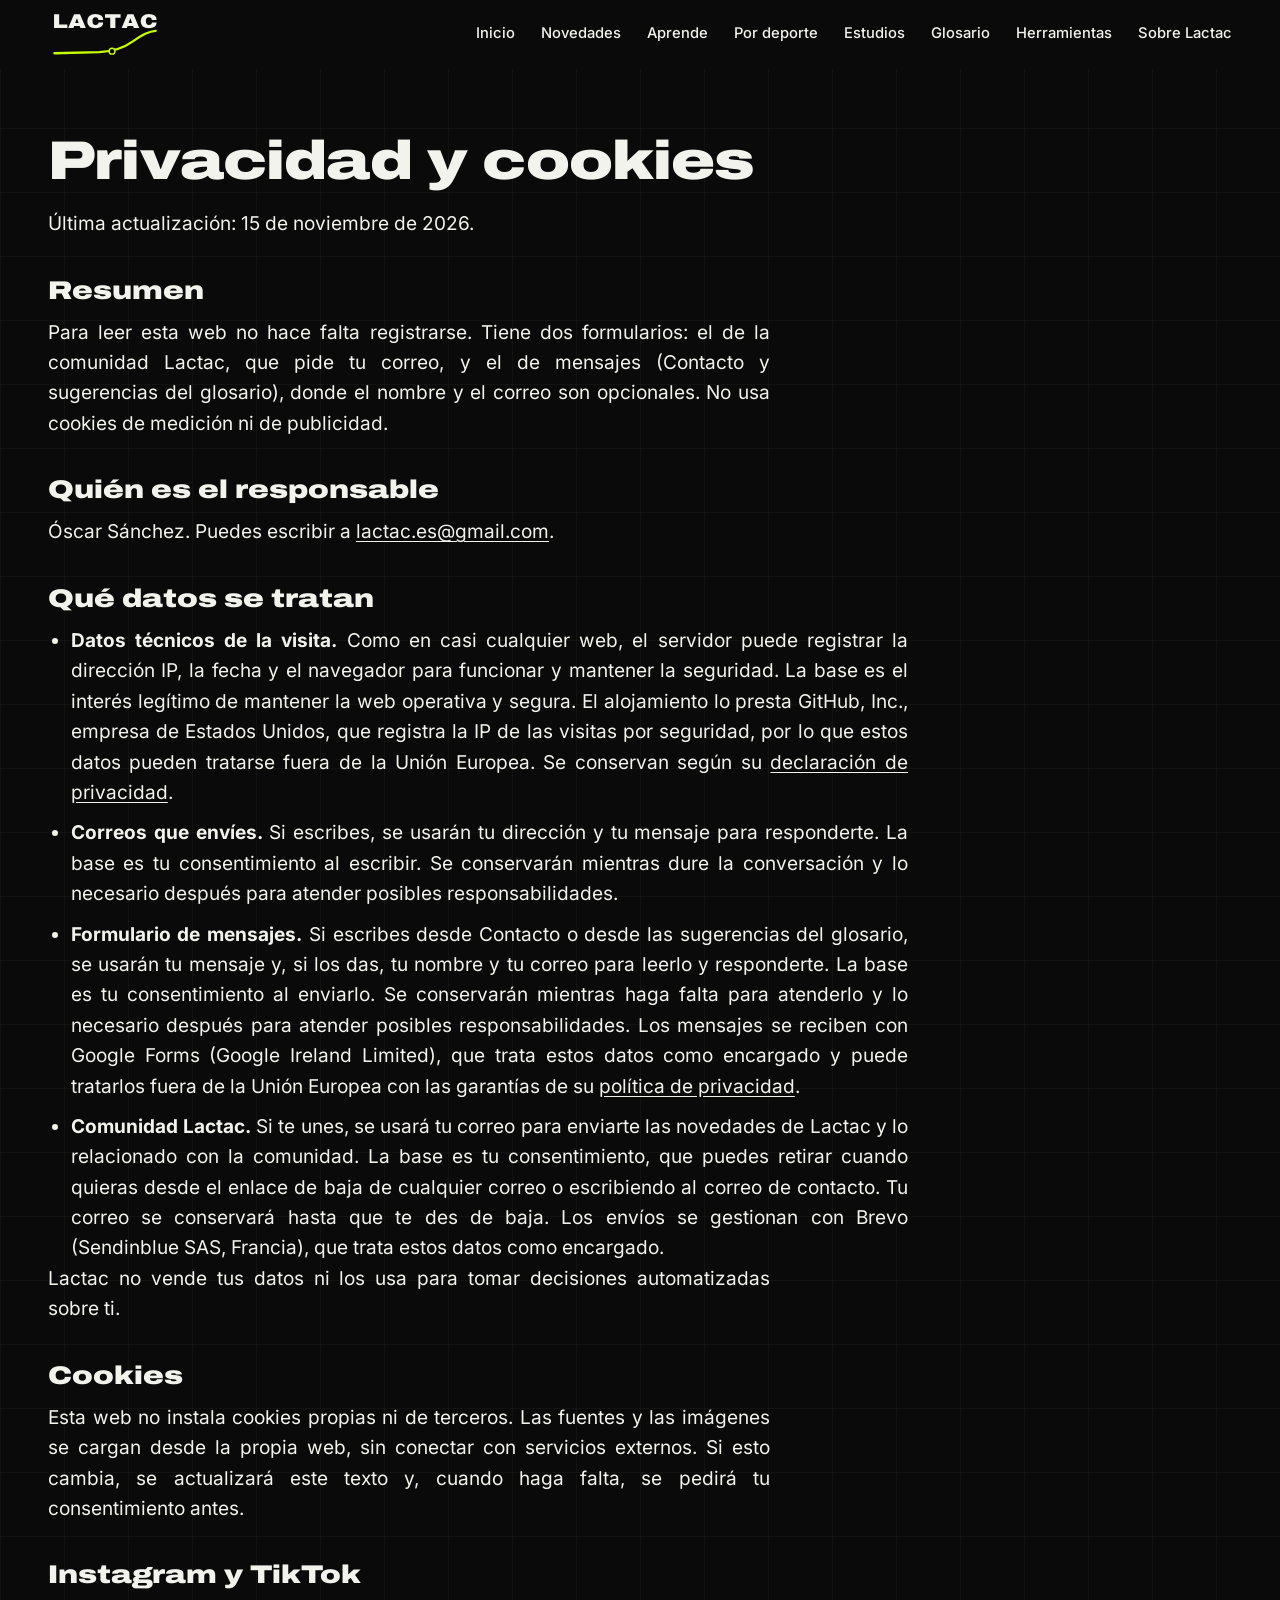
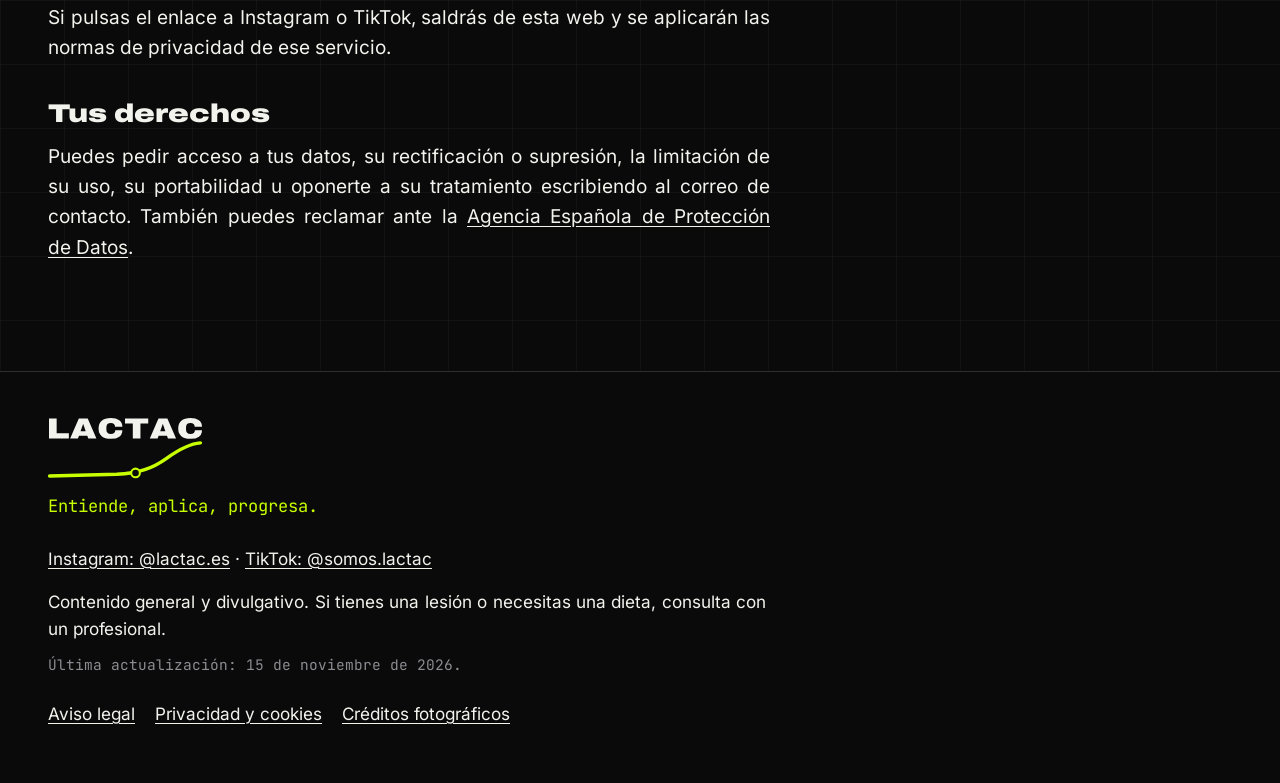
<file: privacidad.html>
<!doctype html>
<html lang="es">
<head>
  <meta charset="utf-8">
  <meta name="robots" content="noindex">
  <meta name="viewport" content="width=device-width, initial-scale=1">
  <title>Privacidad y cookies: Lactac</title>
  <meta name="description" content="Qué datos trata la web de Lactac, para qué y qué derechos tienes.">
  <meta name="theme-color" content="#0A0A0A">
  <link rel="icon" href="assets/logo/lactac-favicon.svg" type="image/svg+xml">
  <link rel="apple-touch-icon" href="assets/logo/lactac-favicon.png">
  <link rel="stylesheet" href="styles.css?v=20261112b">
  <script>
    document.documentElement.classList.add("js");
    setTimeout(function () {
      if (!(window.__BRAND__ && window.__BRAND__.booted)) document.documentElement.classList.remove("js");
    }, 4000);
  </script>
  <script defer src="lib/gsap.min.js?v=20261105"></script>
  <script defer src="lib/ScrollTrigger.min.js?v=20261105"></script>
  <script defer src="lib/manifest.js?v=20261107"></script>
  <script defer src="main.js?v=20261107i"></script>
</head>
<body>
  <a class="skip-link" href="#contenido">Saltar al contenido</a>

  <header class="nav" data-nav>
    <a class="brand" href="index.html" aria-label="Lactac, ir al inicio">
      <img src="assets/logo/lactac-logo-transparente-para-fondo-oscuro.svg" width="5801" height="2433" alt="">
    </a>
    <button class="nav-toggle" type="button" aria-expanded="false" aria-controls="menu" data-menu-toggle>Menú</button>
    <nav class="nav-links" id="menu" aria-label="Principal">
      <a href="index.html">Inicio</a>
      <a href="novedades.html">Novedades</a>
      <a href="aprende.html">Aprende</a>
      <a href="por-deporte.html">Por deporte</a>
      <a href="estudios.html">Estudios</a>
      <a href="glosario.html">Glosario</a>
      <a href="herramientas.html">Herramientas</a>
      <a href="sobre.html">Sobre Lactac</a>
    </nav>
  </header>

  <main class="credits legal" id="contenido">
    <h1>Privacidad y cookies</h1>
    <p>Última actualización: 15 de noviembre de 2026.</p>

    <h2>Resumen</h2>
    <p>Para leer esta web no hace falta registrarse. Tiene dos formularios: el de la comunidad Lactac, que pide tu correo, y el de mensajes (Contacto y sugerencias del glosario), donde el nombre y el correo son opcionales. No usa cookies de medición ni de publicidad.</p>

    <h2>Quién es el responsable</h2>
    <p>Óscar Sánchez. Puedes escribir a <a href="mailto:lactac.es@gmail.com">lactac.es@gmail.com</a>.</p>

    <h2>Qué datos se tratan</h2>
    <ul>
      <li><strong>Datos técnicos de la visita.</strong> Como en casi cualquier web, el servidor puede registrar la dirección IP, la fecha y el navegador para funcionar y mantener la seguridad. La base es el interés legítimo de mantener la web operativa y segura. El alojamiento lo presta GitHub, Inc., empresa de Estados Unidos, que registra la IP de las visitas por seguridad, por lo que estos datos pueden tratarse fuera de la Unión Europea. Se conservan según su <a href="https://docs.github.com/es/site-policy/privacy-policies/github-general-privacy-statement">declaración de privacidad</a>.</li>
      <li><strong>Correos que envíes.</strong> Si escribes, se usarán tu dirección y tu mensaje para responderte. La base es tu consentimiento al escribir. Se conservarán mientras dure la conversación y lo necesario después para atender posibles responsabilidades.</li>
      <li><strong>Formulario de mensajes.</strong> Si escribes desde Contacto o desde las sugerencias del glosario, se usarán tu mensaje y, si los das, tu nombre y tu correo para leerlo y responderte. La base es tu consentimiento al enviarlo. Se conservarán mientras haga falta para atenderlo y lo necesario después para atender posibles responsabilidades. Los mensajes se reciben con Google Forms (Google Ireland Limited), que trata estos datos como encargado y puede tratarlos fuera de la Unión Europea con las garantías de su <a href="https://policies.google.com/privacy?hl=es">política de privacidad</a>.</li>
      <li><strong>Comunidad Lactac.</strong> Si te unes, se usará tu correo para enviarte las novedades de Lactac y lo relacionado con la comunidad. La base es tu consentimiento, que puedes retirar cuando quieras desde el enlace de baja de cualquier correo o escribiendo al correo de contacto. Tu correo se conservará hasta que te des de baja. Los envíos se gestionan con Brevo (Sendinblue SAS, Francia), que trata estos datos como encargado.</li>
    </ul>
    <p>Lactac no vende tus datos ni los usa para tomar decisiones automatizadas sobre ti.</p>

    <h2>Cookies</h2>
    <p>Esta web no instala cookies propias ni de terceros. Las fuentes y las imágenes se cargan desde la propia web, sin conectar con servicios externos. Si esto cambia, se actualizará este texto y, cuando haga falta, se pedirá tu consentimiento antes.</p>

    <h2>Instagram y TikTok</h2>
    <p>Si pulsas el enlace a Instagram o TikTok, saldrás de esta web y se aplicarán las normas de privacidad de ese servicio.</p>

    <h2>Tus derechos</h2>
    <p>Puedes pedir acceso a tus datos, su rectificación o supresión, la limitación de su uso, su portabilidad u oponerte a su tratamiento escribiendo al correo de contacto. También puedes reclamar ante la <a href="https://www.aepd.es">Agencia Española de Protección de Datos</a>.</p>
  </main>

  <footer class="footer">
    <div class="wrap footer-inner">
      <img class="footer-logo" src="assets/logo/lactac-logo-transparente-para-fondo-oscuro.svg" width="5801" height="2433" alt="Lactac" loading="lazy">
      <p class="footer-tagline">Entiende, aplica, progresa.</p>
      <p class="footer-ig"><a href="https://www.instagram.com/lactac.es/">Instagram: @lactac.es</a> · <a href="https://www.tiktok.com/@somos.lactac">TikTok: @somos.lactac</a></p>
      <p>Contenido general y divulgativo. Si tienes una lesión o necesitas una dieta, consulta con un profesional.</p>
      <p class="footer-updated">Última actualización: 15 de noviembre de 2026.</p>
      <p class="footer-credits">
        <a href="aviso-legal.html">Aviso legal</a>
        <a href="privacidad.html">Privacidad y cookies</a>
        <a href="creditos.html">Créditos fotográficos</a>
      </p>
    </div>
  </footer>
</body>
</html>
</file>
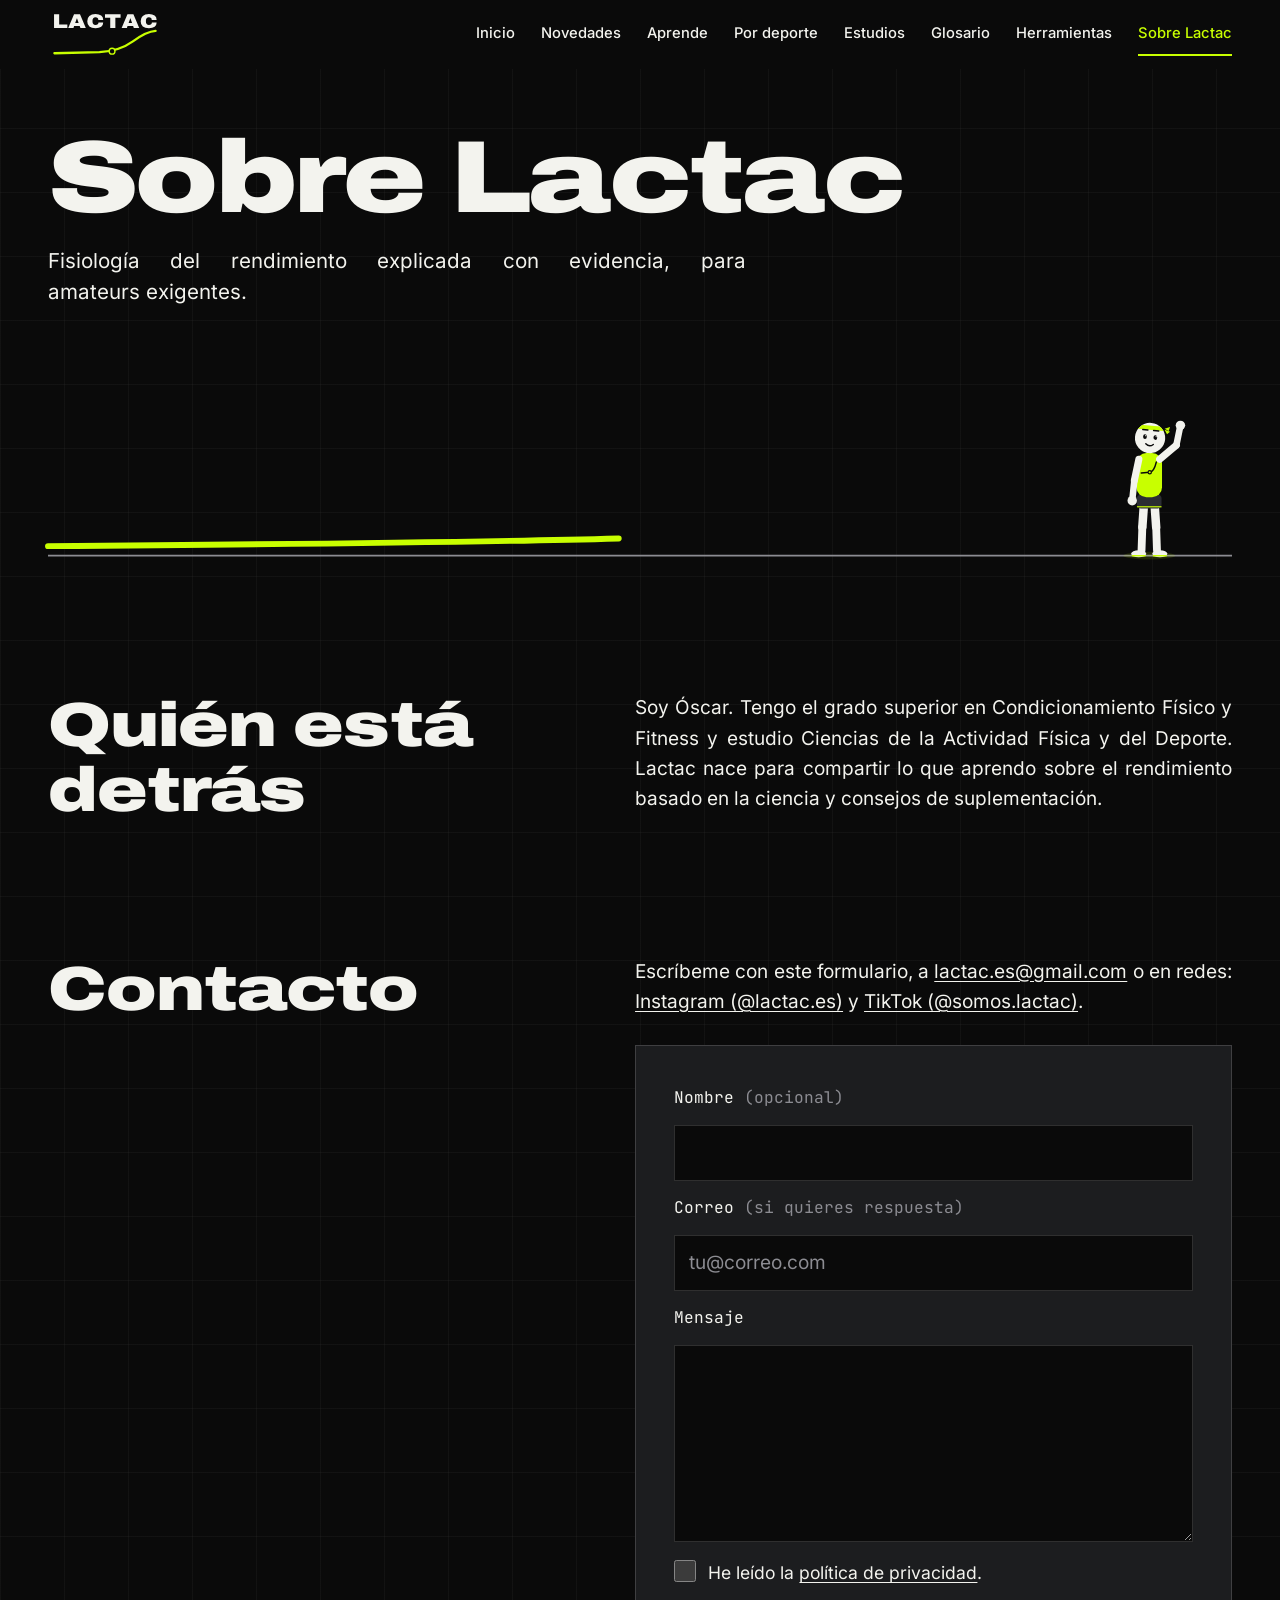
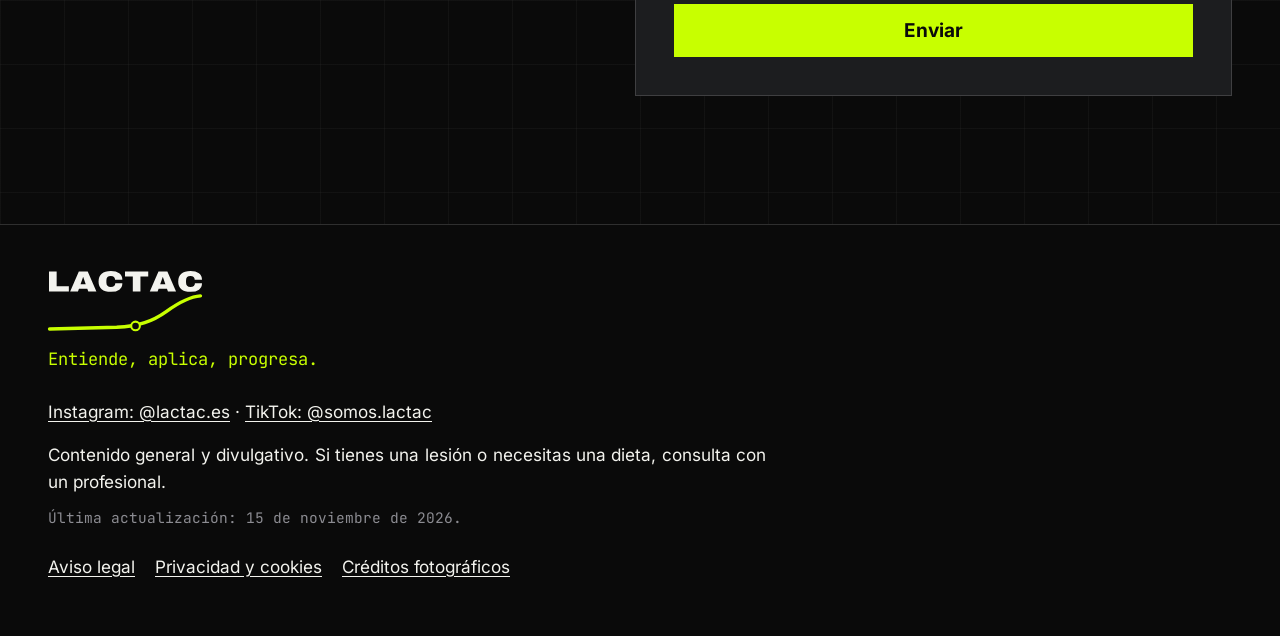
<file: sobre.html>
<!doctype html>
<html lang="es">
<head>
  <meta charset="utf-8">
  <meta name="viewport" content="width=device-width, initial-scale=1">
  <title>Sobre Lactac</title>
  <meta name="description" content="Quién está detrás de Lactac y cómo ponerte en contacto.">
  <meta name="theme-color" content="#0A0A0A">
  <link rel="icon" href="assets/logo/lactac-favicon.svg" type="image/svg+xml">
  <link rel="apple-touch-icon" href="assets/logo/lactac-favicon.png">
  <link rel="preload" as="font" type="font/woff2" href="assets/fonts/archivo-900-wdth125-latin.woff2" crossorigin>
  <link rel="stylesheet" href="styles.css?v=20261112b">
  <script>
    document.documentElement.classList.add("js");
    setTimeout(function () {
      if (!(window.__BRAND__ && window.__BRAND__.booted)) document.documentElement.classList.remove("js");
    }, 4000);
  </script>
  <script defer src="lib/gsap.min.js?v=20261105"></script>
  <script defer src="lib/ScrollTrigger.min.js?v=20261105"></script>
  <script defer src="lib/manifest.js?v=20261107"></script>
  <script defer src="main.js?v=20261107i"></script>
  <script defer src="lac.js?v=20261112b"></script>
</head>
<body>
  <a class="skip-link" href="#contenido">Saltar al contenido</a>

  <header class="nav" data-nav>
    <a class="brand" href="index.html" aria-label="Lactac, ir al inicio">
      <img src="assets/logo/lactac-logo-transparente-para-fondo-oscuro.svg" width="5801" height="2433" alt="">
    </a>
    <button class="nav-toggle" type="button" aria-expanded="false" aria-controls="menu" data-menu-toggle>Menú</button>
    <nav class="nav-links" id="menu" aria-label="Principal">
      <a href="index.html">Inicio</a>
      <a href="novedades.html">Novedades</a>
      <a href="aprende.html">Aprende</a>
      <a href="por-deporte.html">Por deporte</a>
      <a href="estudios.html">Estudios</a>
      <a href="glosario.html">Glosario</a>
      <a href="herramientas.html">Herramientas</a>
      <a href="sobre.html" aria-current="page">Sobre Lactac</a>
    </nav>
  </header>

  <main id="contenido">
    <section class="page-head wrap">
      <h1 class="page-title">Sobre Lactac</h1>
      <p class="page-intro">Fisiología del rendimiento explicada con evidencia, para amateurs exigentes.</p>
      <svg class="chart page-curve" data-chart="load" viewBox="0 0 1000 120" aria-hidden="true" focusable="false">
        <line class="axis" x1="0" y1="112" x2="1000" y2="112"/>
        <path class="draw curve" pathLength="1" d="M0 104 C 260 102, 480 100, 620 92 C 740 84, 820 60, 880 36 S 960 10, 995 6"/>
      </svg>
      <button class="lac lac-page" type="button" data-lac="saluda" data-lac-on="chart:930,112" data-lac-cycle="saluda,pulgar,celebra,piensa,corre,curl,saluda" aria-label="Lac, la mascota de Lactac. Púlsalo para que cambie de gesto."></button>
    </section>

    <section class="who wrap" id="quien">
      <h2>Quién está detrás</h2>
      <div class="who-text">
        <p>Soy Óscar. Tengo el grado superior en Condicionamiento Físico y Fitness y estudio Ciencias de la Actividad Física y del Deporte. Lactac nace para compartir lo que aprendo sobre el rendimiento basado en la ciencia y consejos de suplementación.</p>
      </div>
    </section>

    <section class="who wrap" id="contacto">
      <h2>Contacto</h2>
      <div class="who-text">
        <p>Escríbeme con este formulario, a <a href="mailto:lactac.es@gmail.com">lactac.es@gmail.com</a> o en redes: <a href="https://www.instagram.com/lactac.es/">Instagram (@lactac.es)</a> y <a href="https://www.tiktok.com/@somos.lactac">TikTok (@somos.lactac)</a>.</p>
        <!-- Formulario «Lactac – Mensajes» de Google Forms (cuenta lactac.es@gmail.com), con el diseño de la web. -->
        <form class="join-form msg-form" method="post" action="https://docs.google.com/forms/d/e/1FAIpQLSfaheMlQGXaukjT9jE7rR_QMqGirmXV__YGM590xr5r7YYPrg/formResponse" data-msg-form>
          <input type="hidden" name="entry.370414593" value="Contacto">
          <label for="c-nombre">Nombre <span class="msg-opt">(opcional)</span></label>
          <input id="c-nombre" name="entry.1363000573" type="text" autocomplete="name" maxlength="100">
          <label for="c-correo">Correo <span class="msg-opt">(si quieres respuesta)</span></label>
          <input id="c-correo" name="entry.821769185" type="email" autocomplete="email" placeholder="tu@correo.com" maxlength="200">
          <label for="c-mensaje">Mensaje</label>
          <textarea id="c-mensaje" name="entry.668562280" rows="6" maxlength="3000" required></textarea>
          <label class="join-consent">
            <input type="checkbox" required>
            <span>He leído la <a href="privacidad.html">política de privacidad</a>.</span>
          </label>
          <button class="btn" type="submit">Enviar</button>
          <p class="join-small msg-status" role="status" aria-live="polite"></p>
        </form>
      </div>
    </section>
    <div class="page-end"></div>
  </main>

  <footer class="footer">
    <div class="wrap footer-inner">
      <img class="footer-logo" src="assets/logo/lactac-logo-transparente-para-fondo-oscuro.svg" width="5801" height="2433" alt="Lactac" loading="lazy">
      <p class="footer-tagline">Entiende, aplica, progresa.</p>
      <p class="footer-ig"><a href="https://www.instagram.com/lactac.es/">Instagram: @lactac.es</a> · <a href="https://www.tiktok.com/@somos.lactac">TikTok: @somos.lactac</a></p>
      <p>Contenido general y divulgativo. Si tienes una lesión o necesitas una dieta, consulta con un profesional.</p>
      <p class="footer-updated">Última actualización: 15 de noviembre de 2026.</p>
      <p class="footer-credits">
        <a href="aviso-legal.html">Aviso legal</a>
        <a href="privacidad.html">Privacidad y cookies</a>
        <a href="creditos.html">Créditos fotográficos</a>
      </p>
    </div>
  </footer>
</body>
</html>
</file>
<file: styles.css>
/* =============================================================
   0. Fuentes alojadas en la propia web (licencia SIL OFL 1.1)
   ============================================================= */
/* latin-ext */
@font-face {
  font-family: 'Archivo';
  font-style: normal;
  font-weight: 900;
  font-stretch: 125%;
  font-display: swap;
  src: url(assets/fonts/archivo-900-wdth125-latin-ext.woff2) format('woff2');
  unicode-range: U+0100-02BA, U+02BD-02C5, U+02C7-02CC, U+02CE-02D7, U+02DD-02FF, U+0304, U+0308, U+0329, U+1D00-1DBF, U+1E00-1E9F, U+1EF2-1EFF, U+2020, U+20A0-20AB, U+20AD-20C4, U+2113, U+2C60-2C7F, U+A720-A7FF;
}
/* latin */
@font-face {
  font-family: 'Archivo';
  font-style: normal;
  font-weight: 900;
  font-stretch: 125%;
  font-display: swap;
  src: url(assets/fonts/archivo-900-wdth125-latin.woff2) format('woff2');
  unicode-range: U+0000-00FF, U+0131, U+0152-0153, U+02BB-02BC, U+02C6, U+02DA, U+02DC, U+0304, U+0308, U+0329, U+2000-206F, U+20AC, U+2122, U+2191, U+2193, U+2212, U+2215, U+FEFF, U+FFFD;
}
/* latin-ext */
@font-face {
  font-family: 'Inter';
  font-style: normal;
  font-weight: 400 700;
  font-display: swap;
  src: url(assets/fonts/inter-400-700-latin-ext.woff2) format('woff2');
  unicode-range: U+0100-02BA, U+02BD-02C5, U+02C7-02CC, U+02CE-02D7, U+02DD-02FF, U+0304, U+0308, U+0329, U+1D00-1DBF, U+1E00-1E9F, U+1EF2-1EFF, U+2020, U+20A0-20AB, U+20AD-20C4, U+2113, U+2C60-2C7F, U+A720-A7FF;
}
/* latin */
@font-face {
  font-family: 'Inter';
  font-style: normal;
  font-weight: 400 700;
  font-display: swap;
  src: url(assets/fonts/inter-400-700-latin.woff2) format('woff2');
  unicode-range: U+0000-00FF, U+0131, U+0152-0153, U+02BB-02BC, U+02C6, U+02DA, U+02DC, U+0304, U+0308, U+0329, U+2000-206F, U+20AC, U+2122, U+2191, U+2193, U+2212, U+2215, U+FEFF, U+FFFD;
}
/* latin-ext */
@font-face {
  font-family: 'JetBrains Mono';
  font-style: normal;
  font-weight: 400 700;
  font-display: swap;
  src: url(assets/fonts/jetbrains-mono-400-700-latin-ext.woff2) format('woff2');
  unicode-range: U+0100-02BA, U+02BD-02C5, U+02C7-02CC, U+02CE-02D7, U+02DD-02FF, U+0304, U+0308, U+0329, U+1D00-1DBF, U+1E00-1E9F, U+1EF2-1EFF, U+2020, U+20A0-20AB, U+20AD-20C4, U+2113, U+2C60-2C7F, U+A720-A7FF;
}
/* latin */
@font-face {
  font-family: 'JetBrains Mono';
  font-style: normal;
  font-weight: 400 700;
  font-display: swap;
  src: url(assets/fonts/jetbrains-mono-400-700-latin.woff2) format('woff2');
  unicode-range: U+0000-00FF, U+0131, U+0152-0153, U+02BB-02BC, U+02C6, U+02DA, U+02DC, U+0304, U+0308, U+0329, U+2000-206F, U+20AC, U+2122, U+2191, U+2193, U+2212, U+2215, U+FEFF, U+FFFD;
}

/* =============================================================
   1. Tokens
   ============================================================= */
:root {
  color-scheme: dark;
  --lime: #C8FF00;      /* acento, solo sobre oscuro */
  --black: #0A0A0A;     /* fondo */
  --graphite: #1C1D1F;  /* tarjetas */
  --bone: #F3F3EE;      /* texto */
  --gray: #8C8C92;      /* secundario */
  --red: #FF4D2E;       /* solo en gráficas */
  --line: rgba(243, 243, 238, .16);
  --grid: rgba(243, 243, 238, .035);
  --display: "Archivo", "Arial Black", sans-serif;
  --body: "Inter", "Segoe UI", system-ui, sans-serif;
  --mono: "JetBrains Mono", "Consolas", monospace;
  --gutter: clamp(20px, 4vw, 48px);
  --content-max: 1760px;
  /* Margen lateral único: logo, títulos y contenido empiezan en el mismo sitio */
  --edge: max(var(--gutter), calc((100% - var(--content-max)) / 2 + var(--gutter)));
  --gap-section: clamp(72px, 10vw, 148px);
}

/* =============================================================
   2. Base
   ============================================================= */
*, *::before, *::after { box-sizing: border-box; margin: 0; }
html { -webkit-text-size-adjust: 100%; overflow-x: clip; scroll-behavior: smooth; scroll-padding-top: 96px; background: var(--black); }
body {
  font-family: var(--body);
  font-size: clamp(17px, .5vw + 15px, 19px);
  line-height: 1.6;
  color: var(--bone);
  background-color: var(--black);
  /* La rejilla de laboratorio */
  background-image:
    linear-gradient(var(--grid) 1px, transparent 1px),
    linear-gradient(90deg, var(--grid) 1px, transparent 1px);
  background-size: 64px 64px;
  overflow-x: clip;
  -webkit-font-smoothing: antialiased;
  text-rendering: optimizeLegibility;
}
img, svg { display: block; max-width: 100%; }
img { height: auto; }
a { color: inherit; text-underline-offset: .18em; }
p { text-wrap: pretty; }
/* Texto corrido justificado desde 720 px, con guiones para que no queden huecos grandes. En móvil va a la izquierda porque las líneas cortas abren huecos. Las etiquetas y listas de enlaces siguen a la izquierda. */
@media (min-width: 720px) {
  main p:not(.news-tag, .ficha-meta, .bars-source, .covers, .study-uses),
  main li:not(.news-item),
  .footer p {
    text-align: justify;
    -webkit-hyphens: auto;
    hyphens: auto;
  }
}
h1, h2, h3 { text-wrap: balance; font-family: var(--display); font-weight: 900; font-stretch: 125%; }
h2 { font-size: clamp(1.8rem, 5vw, 3.9rem); line-height: 1.04; letter-spacing: -.015em; }
h3 { font-size: clamp(1.25rem, 2.1vw, 1.75rem); line-height: 1.14; letter-spacing: -.005em; }
::selection { background: var(--lime); color: var(--black); }
:focus-visible { outline: 3px solid var(--lime); outline-offset: 3px; border-radius: 2px; }

.skip-link {
  position: fixed; top: -100px; left: 1rem; z-index: 100;
  padding: .6rem 1rem; background: var(--lime); color: var(--black); font-weight: 700;
}
.skip-link:focus { top: 1rem; }
.wrap { max-width: var(--content-max); margin-inline: auto; padding-inline: var(--gutter); }
.accent { color: var(--lime); }

/* =============================================================
   3. Navegación y botón
   ============================================================= */
.nav {
  position: fixed; inset: 0 0 auto 0; z-index: 50;
  display: flex; align-items: center; justify-content: space-between; flex-wrap: wrap; gap: 4px 32px;
  padding: 10px var(--edge);
  background: var(--black);
  border-bottom: 1px solid transparent;
  transition: border-color .3s;
}
.nav.is-solid { border-bottom-color: var(--line); }
.brand { display: block; min-height: 44px; }
.brand img { width: auto; height: 48px; }
.nav-links { display: flex; flex-wrap: wrap; gap: 0 26px; font-weight: 500; font-size: .92rem; }
.nav-links a { display: block; padding: 10px 0; text-decoration: none; box-shadow: inset 0 -2px 0 transparent; transition: box-shadow .25s; }
.nav-links a[aria-current="page"] { color: var(--lime); box-shadow: inset 0 -2px 0 var(--lime); }
@media (hover: hover) { .nav-links a:hover { box-shadow: inset 0 -2px 0 var(--lime); } }
.nav-toggle { display: none; }

.btn {
  display: inline-block; padding: 15px 28px;
  background: var(--lime); color: var(--black);
  font-weight: 700; text-decoration: none;
  transition: background-color .2s;
}
@media (hover: hover) { .btn:hover { background: var(--bone); } }

/* =============================================================
   4. Gráficas
   ============================================================= */
.chart { width: 100%; height: auto; overflow: visible; }
.chart text { font-family: var(--mono); font-size: 13px; fill: var(--gray); }
.chart .label-accent { fill: var(--lime); }
.chart .label-zone { fill: var(--red); }
.axis { stroke: var(--gray); stroke-width: 1.5; }
.baseline { stroke: var(--gray); stroke-width: 1; stroke-dasharray: 4 6; opacity: .7; }
.zone { fill: var(--red); opacity: .16; }
.zone-line { stroke: var(--red); stroke-width: 2; stroke-dasharray: 5 6; }
.draw { fill: none; stroke-linecap: round; stroke-linejoin: round; stroke-dasharray: 1 1.1; stroke-dashoffset: 0; }
.curve { stroke: var(--lime); stroke-width: 5; }
.curve-mid { stroke: var(--bone); stroke-width: 3; }
.curve-soft { stroke: var(--gray); stroke-width: 3; }
.dot { fill: var(--black); stroke: var(--lime); stroke-width: 5; }

.plate { min-width: 0; }
.plate figcaption { margin-top: 10px; font-family: var(--mono); font-size: .75rem; color: var(--gray); }

/* =============================================================
   5. Secciones
   ============================================================= */
.hero {
  position: relative; isolation: isolate;
  min-height: 100vh; min-height: 100svh;
  padding: 104px var(--edge) 28px;
  display: flex; flex-direction: column; gap: 32px;
}
.hero-title { font-size: min(11.9vw, 8.2rem); line-height: .96; letter-spacing: -.025em; margin-bottom: 24px; }
.hero-title span { display: block; }
.hero-sub { max-width: 31em; font-size: 1.08em; line-height: 1.5; margin-bottom: 28px; }

.idea { padding-block: var(--gap-section) 0; }
.idea h2 { max-width: 19em; margin-bottom: 20px; }
.idea-sub { max-width: 34em; color: var(--gray); font-size: 1.08em; }
.rules { display: grid; gap: 28px; margin-top: clamp(40px, 6vw, 72px); padding-top: 28px; border-top: 1px solid var(--line); }
.rules h3 { font-size: clamp(1.1rem, 1.5vw, 1.3rem); margin-bottom: 8px; }
.rules p { color: var(--gray); }

.pillar { display: grid; gap: 36px; align-items: center; padding-block: var(--gap-section) 0; }
.pillar-text { min-width: 0; }
.pillar-text h2 { margin-bottom: 18px; }
.covers { font-family: var(--mono); font-size: .92em; line-height: 1.55; max-width: 34em; }
.empty { margin-top: 18px; color: var(--gray); font-size: .92em; }

/* La ficha de Adaptación */
.pillar-ficha { align-items: start; }
.ficha { display: grid; gap: 36px; min-width: 0; padding: clamp(22px, 4vw, 52px); background: var(--graphite); }
.ficha h3 { font-size: clamp(1.4rem, 2.8vw, 2.25rem); margin-bottom: 20px; }
.ficha-text { min-width: 0; }
.ficha-text p { max-width: 34em; margin-bottom: 14px; }
.ficha-block { padding-block: 18px; border-top: 1px solid var(--line); }
.ficha-block h4 { margin-bottom: 8px; font-family: var(--mono); font-size: .92em; font-weight: 500; }
.ficha-block p:last-child { margin-bottom: 0; }
/* «Cómo aplicarlo» se resalta en todas las fichas */
.ficha-apply { margin-block: 6px; padding: 18px 20px; border-top: 0; border-left: 4px solid var(--lime); background: rgba(200, 255, 0, .09); }
.ficha-apply h4 { color: var(--lime); font-weight: 700; }
.ficha-apply + .ficha-block { border-top: 0; }
.ficha-apply a { color: var(--lime); }
.fuentes { border-top: 1px solid var(--line); padding-top: 8px; }
.fuentes summary { padding-block: 10px; font-family: var(--mono); font-size: .92em; font-weight: 500; cursor: pointer; }
.fuentes ul { display: grid; gap: 10px; padding-left: 1.2em; margin: 8px 0 8px; font-size: .92em; }
.fuentes a { font-weight: 600; }

.bars { min-width: 0; display: grid; gap: 18px; align-self: center; }
.bars figcaption { font-family: var(--mono); font-size: .85em; color: var(--bone); }
.bar-row {
  display: grid; align-items: center; gap: 4px 12px;
  grid-template-columns: 1fr auto;
  grid-template-areas: "label value" "track track";
  font-family: var(--mono); font-size: .85em;
}
.bar-label { grid-area: label; color: var(--gray); }
.bar-value { grid-area: value; font-weight: 700; }
.bar-track { grid-area: track; display: block; height: 22px; border-left: 1.5px solid var(--gray); }
.bar { display: block; height: 100%; width: var(--v); background: var(--gray); transform-origin: left; }
.is-key .bar-label, .is-key .bar-value { color: var(--lime); }
.is-key .bar { background: var(--lime); }
.bars-source { font-family: var(--mono); font-size: .75rem; color: var(--gray); }

/* Cabecera de las páginas interiores */
.page-head { padding-block: 128px 0; }
.page-title { font-size: clamp(2.4rem, 8vw, 6.5rem); line-height: .98; letter-spacing: -.025em; margin-bottom: 18px; }
.page-intro { max-width: 34em; font-size: 1.08em; line-height: 1.5; }
.page-curve { margin-top: clamp(28px, 4vw, 48px); }
.page-end { padding-bottom: var(--gap-section); }

.subnav { display: flex; flex-wrap: wrap; gap: 0 26px; margin-top: 18px; font-family: var(--mono); font-size: .85em; }
.subnav a { display: block; padding-block: 11px; color: var(--gray); text-decoration: none; transition: color .2s; }
@media (hover: hover) { .subnav a:hover { color: var(--lime); } }

/* Lo último en la portada y lista de estudios */
.latest { padding-block: var(--gap-section) 0; }
.latest h2 { margin-bottom: clamp(28px, 4vw, 48px); }
/* Novedades (página y «Lo último» de la portada) */
.news-day { padding-top: clamp(48px, 6vw, 88px); }
.news-date { padding-bottom: 14px; border-bottom: 1px solid var(--line); font-family: var(--mono); font-size: .9rem; font-weight: 700; font-stretch: 100%; letter-spacing: 0; color: var(--gray); }
.news-list { list-style: none; padding: 0; }
.news-item { display: grid; grid-template-columns: minmax(0, 1fr); gap: 6px 32px; padding-block: 22px; border-bottom: 1px solid var(--line); }
.news-tag { font-family: var(--mono); font-size: .8em; color: var(--lime); }
.news-body h3 { margin-bottom: 8px; }
.news-body h3 a { text-decoration: none; }
.news-body p { max-width: 46em; }
@media (hover: hover) { .news-body h3 a:hover { color: var(--lime); } }
@media (min-width: 720px) { .news-item { grid-template-columns: minmax(0, 3fr) minmax(0, 9fr); } .news-tag { padding-top: .3em; } }
.latest .news-list { border-top: 1px solid var(--line); }
.study-group { padding-top: clamp(48px, 6vw, 88px); }
.study-group h2 { margin-bottom: clamp(20px, 3vw, 36px); }
.study-grid { display: grid; gap: 16px; grid-template-columns: repeat(auto-fit, minmax(min(100%, 520px), 1fr)); align-items: stretch; }
.study-featured { grid-column: 1 / -1; }
.study { min-width: 0; display: flex; flex-direction: column; gap: 4px; padding: clamp(22px, 3vw, 36px); background: var(--graphite); }
.study > * { min-width: 0; }
.study h3 { font-size: clamp(1.2rem, 2vw, 1.5rem); margin-bottom: 8px; }
.study .ficha-block p { font-size: .95em; }
.study-uses { margin-top: auto; padding-top: 10px; font-family: var(--mono); font-size: .8em; color: var(--gray); }
.study-featured .study-uses { margin-block: 18px 4px; }
.ficha-meta { font-family: var(--mono); font-size: .85em; color: var(--lime); }
.ficha-btn { margin-top: 10px; }

/* Los cuatro pilares en la portada */
.pillars-home { padding-block: var(--gap-section) 0; }
.pillars-home h2 { margin-bottom: clamp(28px, 4vw, 48px); }
.pillar-cards { display: grid; gap: 16px; }
.pillar-card {
  display: flex; flex-direction: column; gap: 12px; min-width: 0;
  padding: clamp(22px, 3vw, 36px);
  background: var(--graphite); text-decoration: none;
  box-shadow: inset 0 -3px 0 transparent; transition: box-shadow .25s;
}
@media (hover: hover) { .pillar-card:hover { box-shadow: inset 0 -3px 0 var(--lime); } }
.pillar-num, .pillar-count { font-family: var(--mono); font-size: .8em; color: var(--gray); }
.pillar-card p { color: var(--gray); }
.pillar-count { margin-top: auto; padding-top: 8px; color: var(--lime); }

/* Fotos de los pilares: en gris y oscurecidas para que manden el texto y el lima */
.pillar-photo {
  display: block; width: 100%; height: auto; aspect-ratio: 16 / 9; object-fit: cover;
  background: var(--graphite);
  filter: grayscale(.85) contrast(1.08) brightness(.78);
  transition: filter .4s;
}
.pillar-text .pillar-photo { margin-top: 28px; border-bottom: 3px solid var(--lime); }
.pillar-card { --card-pad: clamp(22px, 3vw, 36px); }
.pillar-card .pillar-photo {
  width: calc(100% + var(--card-pad) * 2); max-width: none;
  margin: calc(var(--card-pad) * -1) calc(var(--card-pad) * -1) 6px;
}
@media (hover: hover) { .pillar-card:hover .pillar-photo { filter: grayscale(.2) contrast(1.05) brightness(.85); } }

/* Vídeo corto en bucle dentro de una ficha */
.ficha-side { min-width: 0; display: grid; gap: 40px; align-content: center; }
.clip { margin: 0; min-width: 0; }
.clip video { display: block; width: 100%; height: auto; aspect-ratio: 16 / 9; object-fit: cover; background: var(--black); filter: grayscale(.6) contrast(1.05); }
.clip figcaption { margin-top: 10px; font-family: var(--mono); font-size: .75rem; color: var(--gray); }

/* Ficha dentro de un pilar con gráfica */
.pillar > .ficha { grid-column: 1 / -1; }

/* Por deporte */
.sport > * { grid-column: 1 / -1; }
.sport-more .ficha-meta { margin-bottom: 14px; }

/* Esquema de flujo (sin datos) */
.flow { min-width: 0; display: grid; gap: 10px; align-self: center; justify-items: center; font-family: var(--mono); font-size: .85em; }
.flow-title { justify-self: start; margin-bottom: 6px; color: var(--bone); }
.flow-step { display: flex; flex-wrap: wrap; align-items: center; justify-content: center; gap: 10px; width: 100%; }
.flow-box { flex: 1 1 0; min-width: 0; padding: 12px 14px; border: 1.5px solid var(--gray); text-align: center; line-height: 1.35; }
.flow-mid { border-color: var(--bone); }
.flow-key { flex: 0 1 auto; padding-inline: 28px; border-color: var(--lime); background: var(--lime); color: var(--black); font-weight: 700; }
.flow-op, .flow-arrow { color: var(--lime); font-weight: 700; }
.flow .bars-source { justify-self: start; margin-top: 6px; }
.latest-more { margin-top: 14px; font-size: .92em; }

/* Herramientas */
.tools { padding-top: clamp(32px, 4vw, 56px); display: grid; gap: 16px; grid-template-columns: minmax(0, 1fr); align-items: stretch; }
@media (min-width: 720px) { .tools { grid-template-columns: repeat(2, minmax(0, 1fr)); } }
@media (min-width: 1600px) { .tools { grid-template-columns: repeat(4, minmax(0, 1fr)); } }
.tool { min-width: 0; display: grid; grid-template-columns: minmax(0, 1fr); align-content: start; gap: 16px; padding: clamp(22px, 3vw, 36px); background: var(--graphite); }
.tool h2 { font-size: clamp(1.3rem, 2.2vw, 1.75rem); line-height: 1.12; letter-spacing: -.005em; }
.tool > p { color: var(--gray); }
.tool h3 { margin-bottom: 8px; font-family: var(--mono); font-size: .92em; font-weight: 500; }
.tool-form { display: grid; grid-template-columns: minmax(0, 1fr); gap: 12px; }
.tool-field label { display: block; margin-bottom: 6px; font-size: .92em; }
.tool-input { display: flex; align-items: center; border: 1.5px solid var(--gray); background: var(--black); transition: border-color .2s; }
.tool-input:focus-within { border-color: var(--lime); }
.tool-input input { flex: 1; width: 100%; min-width: 0; min-height: 48px; padding: 0 14px; border: 0; background: transparent; color: var(--bone); font: inherit; font-family: var(--mono); font-size: 1.05em; }
.tool-input input:focus { outline: none; }
.tool-input select { flex: 1; width: 100%; min-width: 0; min-height: 48px; padding: 0 14px; border: 0; background: var(--black); color: var(--bone); font: inherit; cursor: pointer; }
.tool-input select:focus { outline: none; }
.tool-unit { padding-right: 14px; font-family: var(--mono); font-size: .85em; color: var(--gray); }
.tool-result { display: block; padding: 16px 18px; border-left: 4px solid var(--lime); background: rgba(200, 255, 0, .09); font-family: var(--mono); font-size: .95em; }
.tool-result strong { display: block; color: var(--lime); font-size: 1.6em; font-weight: 700; }
.tool-zones { width: 100%; margin-top: 14px; border-collapse: collapse; font-size: .95em; }
.tool-zones th, .tool-zones td { padding: 8px 6px; border-top: 1px solid rgba(243, 243, 238, .14); text-align: left; font-weight: 400; }
.tool-zones thead th { border-top: 0; color: var(--gray); font-size: .85em; }
.tool-zones tbody th { color: var(--bone); font-weight: 700; }
.tool-zone-n { display: block; color: var(--lime); font-size: .8em; font-weight: 700; }
.tool-zones td { white-space: nowrap; }
.tool-result.is-error { border-left-color: var(--red); background: rgba(255, 77, 46, .1); }
.tool .ficha-block p { font-size: .92em; }
.tool .ficha-block p + p { margin-top: 10px; }
.tool .fuentes { padding-top: 4px; }
.tool .fuentes ul { font-size: .85em; }
.tools-note { margin-top: 18px; font-family: var(--mono); font-size: .8em; color: var(--gray); }

/* Glosario */
/* Palabras que llevan al glosario: subrayado de puntos lima */
a[href^="glosario.html#"], .term-body p:not(.term-meta) a[href^="#"] {
  text-decoration: underline dotted var(--lime);
  text-decoration-thickness: 2px;
  text-underline-offset: .24em;
  transition: color .2s;
}
@media (hover: hover) {
  a[href^="glosario.html#"]:hover, .term-body p:not(.term-meta) a[href^="#"]:hover { color: var(--lime); }
}
.glossary { padding-top: clamp(32px, 4vw, 56px); }
.term { display: grid; gap: 10px 48px; padding-block: 28px; border-top: 1px solid var(--line); }
.term h2 { font-size: clamp(1.3rem, 2.4vw, 1.9rem); line-height: 1.12; letter-spacing: -.005em; }
.term-body p { max-width: 40em; }
.term-meta { margin-top: 12px; font-family: var(--mono); font-size: .8em; color: var(--gray); }
@media (min-width: 960px) { .term { grid-template-columns: minmax(0, 4fr) minmax(0, 8fr); } }

/* Fotos del glosario y de los estudios: mismo tratamiento que las de los pilares */
.term-photo, .study-photo {
  display: block; width: 100%; height: auto; aspect-ratio: 16 / 9; object-fit: cover;
  background: var(--graphite);
  filter: grayscale(.85) contrast(1.08) brightness(.78);
}
.term-photo { max-width: 420px; margin-block: 6px 4px; border-bottom: 3px solid var(--lime); }

/* Esquemas del glosario para los términos sin foto: misma caja que las fotos */
.term-figure { margin: 6px 0 4px; max-width: 420px; aspect-ratio: 16 / 9; background: var(--graphite); border-bottom: 3px solid var(--lime); }
.term-chart { display: block; width: 100%; height: 100%; }
.term-chart text { font-family: var(--mono); font-size: 14px; fill: var(--bone); }
.term-chart .tc-accent { fill: var(--lime); }
.term-chart .tc-big { font-size: 20px; font-weight: 700; }
.term-chart .tc-note { font-size: 11px; fill: var(--gray); }
.term-chart .axis { stroke-width: 1.5; }
.tc-curve { fill: none; stroke: var(--lime); stroke-width: 5; stroke-linecap: round; }
.tc-dot { fill: var(--black); stroke: var(--lime); stroke-width: 4; }
.tc-dot-soft { stroke: var(--bone); }
.tc-box { fill: var(--black); stroke: var(--gray); stroke-width: 1.5; }
.tc-key { stroke: var(--lime); stroke-width: 2.5; }
.tc-arrow { fill: none; stroke: var(--gray); stroke-width: 2; marker-end: url(#tc-head); }
.tc-track { stroke: var(--line); stroke-width: 10; stroke-linecap: round; }
.tc-reserve { stroke: var(--lime); stroke-width: 10; stroke-linecap: round; }
.tc-bracket { fill: none; stroke: var(--lime); stroke-width: 2; }
.tc-dash { stroke: var(--gray); stroke-width: 1.5; stroke-dasharray: 4 5; }
@media (max-width: 719px) {
  /* En móvil el esquema se reduce: la letra sube para seguir legible */
  .term-chart text { font-size: 17px; }
  .term-chart .tc-big { font-size: 22px; }
  .term-chart .tc-note { font-size: 13px; }
}
@media (min-width: 960px) {
  .term > h2 { grid-column: 1; grid-row: 1; }
  .term-photo, .term-figure { grid-column: 1; grid-row: 2; align-self: start; }
  .term > .term-body { grid-column: 2; grid-row: 1 / span 2; }
}
.study { --card-pad: clamp(22px, 3vw, 36px); }
.study-photo {
  width: calc(100% + var(--card-pad) * 2); max-width: none;
  margin: calc(var(--card-pad) * -1) calc(var(--card-pad) * -1) 18px;
}

.who { padding-block: var(--gap-section) 0; display: grid; gap: 24px; }
.who-text { min-width: 0; }
.who-text p { max-width: 34em; margin-bottom: 14px; }

.soon { padding-block: var(--gap-section); }
.soon h2 { margin-bottom: 14px; }
.soon p { margin-bottom: 26px; }

.join { display: grid; gap: 40px; padding-block: var(--gap-section); scroll-margin-top: 40px; }
.join h2 { margin-bottom: 28px; }
.join-list { display: grid; gap: 12px; padding: 0; list-style: none; }
.join-list li { padding-left: 22px; position: relative; }
.join-list li::before { content: ""; position: absolute; left: 0; top: .62em; width: 10px; height: 2px; background: var(--lime); }
.join-note { max-width: 36em; margin-top: 24px; color: var(--gray); font-size: .9em; }
.join-form { display: grid; gap: 14px; align-content: start; padding: clamp(22px, 3vw, 40px); background: var(--graphite); border: 1px solid var(--line); }
.join-form > label { font-family: var(--mono); font-size: .85em; }
.join-form input[type="email"], .join-form input[type="text"], .join-form textarea { width: 100%; min-height: 52px; padding: 12px 14px; font: inherit; color: var(--bone); background: var(--black); border: 1px solid var(--line); border-radius: 0; }
.join-form input[type="email"]::placeholder { color: var(--gray); }
.join-form textarea { min-height: 150px; resize: vertical; line-height: 1.5; }
.msg-form { margin-top: 28px; max-width: 34em; }
.msg-opt { color: var(--gray); }
.msg-form .btn:disabled { opacity: .6; cursor: progress; }
.msg-status:empty { display: none; }
.join-form .join-consent { display: flex; gap: 12px; align-items: flex-start; padding-block: 4px; font-family: var(--body); font-size: .92em; line-height: 1.45; cursor: pointer; }
.join-consent input { flex: none; width: 22px; height: 22px; margin: 0; accent-color: var(--lime); }
.join-form .btn { width: 100%; border: 0; font-family: inherit; font-size: inherit; cursor: pointer; }
.join-small { color: var(--gray); font-size: .85em; }
.join-check { display: none; } /* Campo trampa de Brevo contra bots: debe quedar vacío */

.footer { background: var(--black); border-top: 1px solid var(--line); padding: 40px 0 48px; font-size: .9em; }
.footer-inner { display: grid; gap: 10px; }
.footer-inner p { max-width: 42em; }
.footer-logo { width: 170px; margin-left: -8px; }
.footer-tagline { font-family: var(--mono); color: var(--lime); margin-bottom: 8px; }
.footer-ig a { display: inline-block; padding-block: 6px; }
.footer-updated { font-family: var(--mono); font-size: .85em; color: var(--gray); }
.footer-credits { display: flex; flex-wrap: wrap; gap: 0 20px; margin-top: 6px; }
.footer-credits a { display: block; padding-block: 8px; }

/* Páginas legales y créditos */
.credits { padding: 104px var(--edge) 96px; }
.credits > * { max-width: 860px; }
.credits h1 { font-size: clamp(1.9rem, 6vw, 3.4rem); line-height: 1.05; letter-spacing: -.015em; margin: 28px 0 20px; }
.credits ul { padding-left: 1.2em; display: grid; gap: 10px; margin-top: 8px; }
.legal h2 { font-size: clamp(1.2rem, 2.6vw, 1.6rem); line-height: 1.18; letter-spacing: 0; margin: 36px 0 12px; }
.legal p { max-width: 38em; margin-bottom: 12px; }

/* =============================================================
   6. Responsive
   ============================================================= */
@media (max-width: 899px) {
  .js .nav-toggle {
    display: inline-block; min-height: 44px; padding: 8px 18px;
    border: 1.5px solid var(--bone); border-radius: 0;
    background: transparent; color: var(--bone); font: inherit; font-weight: 600; cursor: pointer;
  }
  .js .nav-links { display: none; flex-basis: 100%; flex-direction: column; padding: 8px 0; font-size: 1.1rem; }
  .js .nav.is-open .nav-links { display: flex; }
}
@media (max-width: 719px) {
  /* En móvil la gráfica se reduce: la letra de sus etiquetas sube para seguir legible */
  .chart text { font-size: 21px; }
  .chart-hero text { font-size: 32px; }
  .chart-hero { margin-top: 8px; }
  .chart-hero .curve { stroke-width: 8; }
  .chart-hero .dot { r: 15; stroke-width: 8; }
  .hero { min-height: 0; }
}
@media (min-width: 720px) {
  .rules { grid-template-columns: repeat(3, minmax(0, 1fr)); gap: 40px; }
  .pillar-cards { grid-template-columns: repeat(2, minmax(0, 1fr)); }
}
@media (min-width: 720px) and (max-width: 1023px) {
  .chart-hero text { font-size: 20px; }
  .hero { min-height: 0; }
}
@media (min-width: 1024px) {
  .join { grid-template-columns: minmax(0, 1.2fr) minmax(0, 1fr); gap: clamp(48px, 7vw, 120px); align-items: start; }
  /* La curva queda detrás del título y se dispara a su derecha */
  .hero { justify-content: flex-end; padding-bottom: 40px; }
  .hero-text { position: relative; z-index: 1; padding-bottom: max(64px, 14vh); }
  .chart-hero { position: absolute; z-index: -1; right: var(--edge); left: var(--edge); bottom: 12px; top: 90px; width: calc(100% - var(--edge) * 2); height: calc(100% - 102px); }
  .chart-hero text { font-size: 15px; }
  .hero-title { font-size: min(8.3vw, 16.5vh, 9rem); }
}
@media (min-width: 960px) {
  .pillar { grid-template-columns: minmax(0, 5fr) minmax(0, 6fr); gap: clamp(48px, 7vw, 96px); }
  .pillar-flip .pillar-text { order: 2; }
  .pillar-ficha { grid-template-columns: minmax(0, 1fr); gap: 36px; }
  /* Adaptación no tiene gráfica propia: la foto va a la derecha del título */
  .pillar-ficha > .pillar-text { display: grid; grid-template-columns: minmax(0, 5fr) minmax(0, 6fr); column-gap: clamp(48px, 7vw, 96px); align-items: center; }
  .pillar-ficha > .pillar-text .pillar-photo { grid-column: 2; grid-row: 1 / span 2; margin-top: 0; }
  .pillar-ficha > .pillar-text h2 { align-self: end; }
  .pillar-ficha > .pillar-text .covers { align-self: start; }
  .ficha { grid-template-columns: minmax(0, 6fr) minmax(0, 5fr); gap: clamp(40px, 6vw, 80px); }
  .who { grid-template-columns: minmax(0, 5fr) minmax(0, 6fr); gap: clamp(48px, 7vw, 96px); }
}

/* =============================================================
   7. Movimiento reducido
   ============================================================= */
@media (prefers-reduced-motion: reduce) {
  html { scroll-behavior: auto; }
}

/* =============================================================
   8. Lac, la mascota (lac.js). Sin JavaScript no se ve.
   ============================================================= */
.lac {
  display: none; position: absolute; z-index: 2;
  height: var(--lac-h, 140px); aspect-ratio: 40 / 65;
  padding: 0; border: 0; background: none; color: inherit; font: inherit;
  cursor: pointer; -webkit-tap-highlight-color: transparent;
  opacity: 0; transform: translateY(14px) scale(.92); transform-origin: 50% 94%;
  transition: opacity .45s, transform .6s cubic-bezier(.34, 1.56, .64, 1);
}
.has-lac .lac { display: block; }
.lac.is-in { opacity: 1; transform: none; }
.lac svg { display: block; width: 100%; height: 100%; max-width: none; overflow: visible; }
.lac:focus-visible { outline: 2px dashed var(--lime); outline-offset: 6px; }
.lac-bubble {
  position: absolute; right: 74%; top: 0; width: max-content; max-width: min(240px, 60vw);
  padding: 10px 14px; background: var(--graphite); border: 1px solid var(--lime); color: var(--bone);
  font-family: var(--mono); font-size: 14px; line-height: 1.4; text-align: left;
  opacity: 0; transform: translateY(6px); transition: opacity .25s, transform .25s; pointer-events: none;
}
.lac-bubble::after { content: ""; position: absolute; right: -8px; top: 18px; width: 14px; height: 14px; background: var(--graphite); border: solid var(--lime); border-width: 1px 1px 0 0; transform: rotate(45deg); }
.lac-bubble.is-on { opacity: 1; transform: none; }
.lac-sigue .lac-bubble { top: -6px; }

.lac-hero { --lac-h: 150px; }
.page-head { position: relative; }
.lac-page { --lac-h: clamp(110px, 12vw, 190px); }
.has-lac .page-head:has(.lac) .page-curve { margin-top: calc(var(--lac-h-page, clamp(110px, 12vw, 190px)) * .75); }
.pillar-card { position: relative; }
.lac-card { --lac-h: clamp(96px, 9vw, 128px); pointer-events: none; }
.join-form { position: relative; }
.lac-join { --lac-h: 120px; }
.has-lac .join-form:has(.lac) { margin-top: 112px; }
@media (min-width: 1024px) {
  .lac-hero { --lac-h: clamp(190px, 34vh, 340px); }
  .lac-join { --lac-h: 140px; }
  .has-lac .join-form:has(.lac) { margin-top: 64px; }
}
/* El acompañante: fijo en la esquina mientras se hace scroll */
.lac-sigue {
  position: fixed; z-index: 40; left: auto; top: auto;
  right: max(10px, calc(var(--edge) - 36px)); bottom: 10px;
  --lac-h: 96px; pointer-events: none; transform: translateY(120%);
}
.lac-sigue.is-in { pointer-events: auto; transform: none; }
@media (min-width: 1024px) { .lac-sigue { --lac-h: 150px; bottom: 16px; } }
@media (prefers-reduced-motion: reduce) {
  .lac, .lac-bubble { transition: none; }
}
</file>
